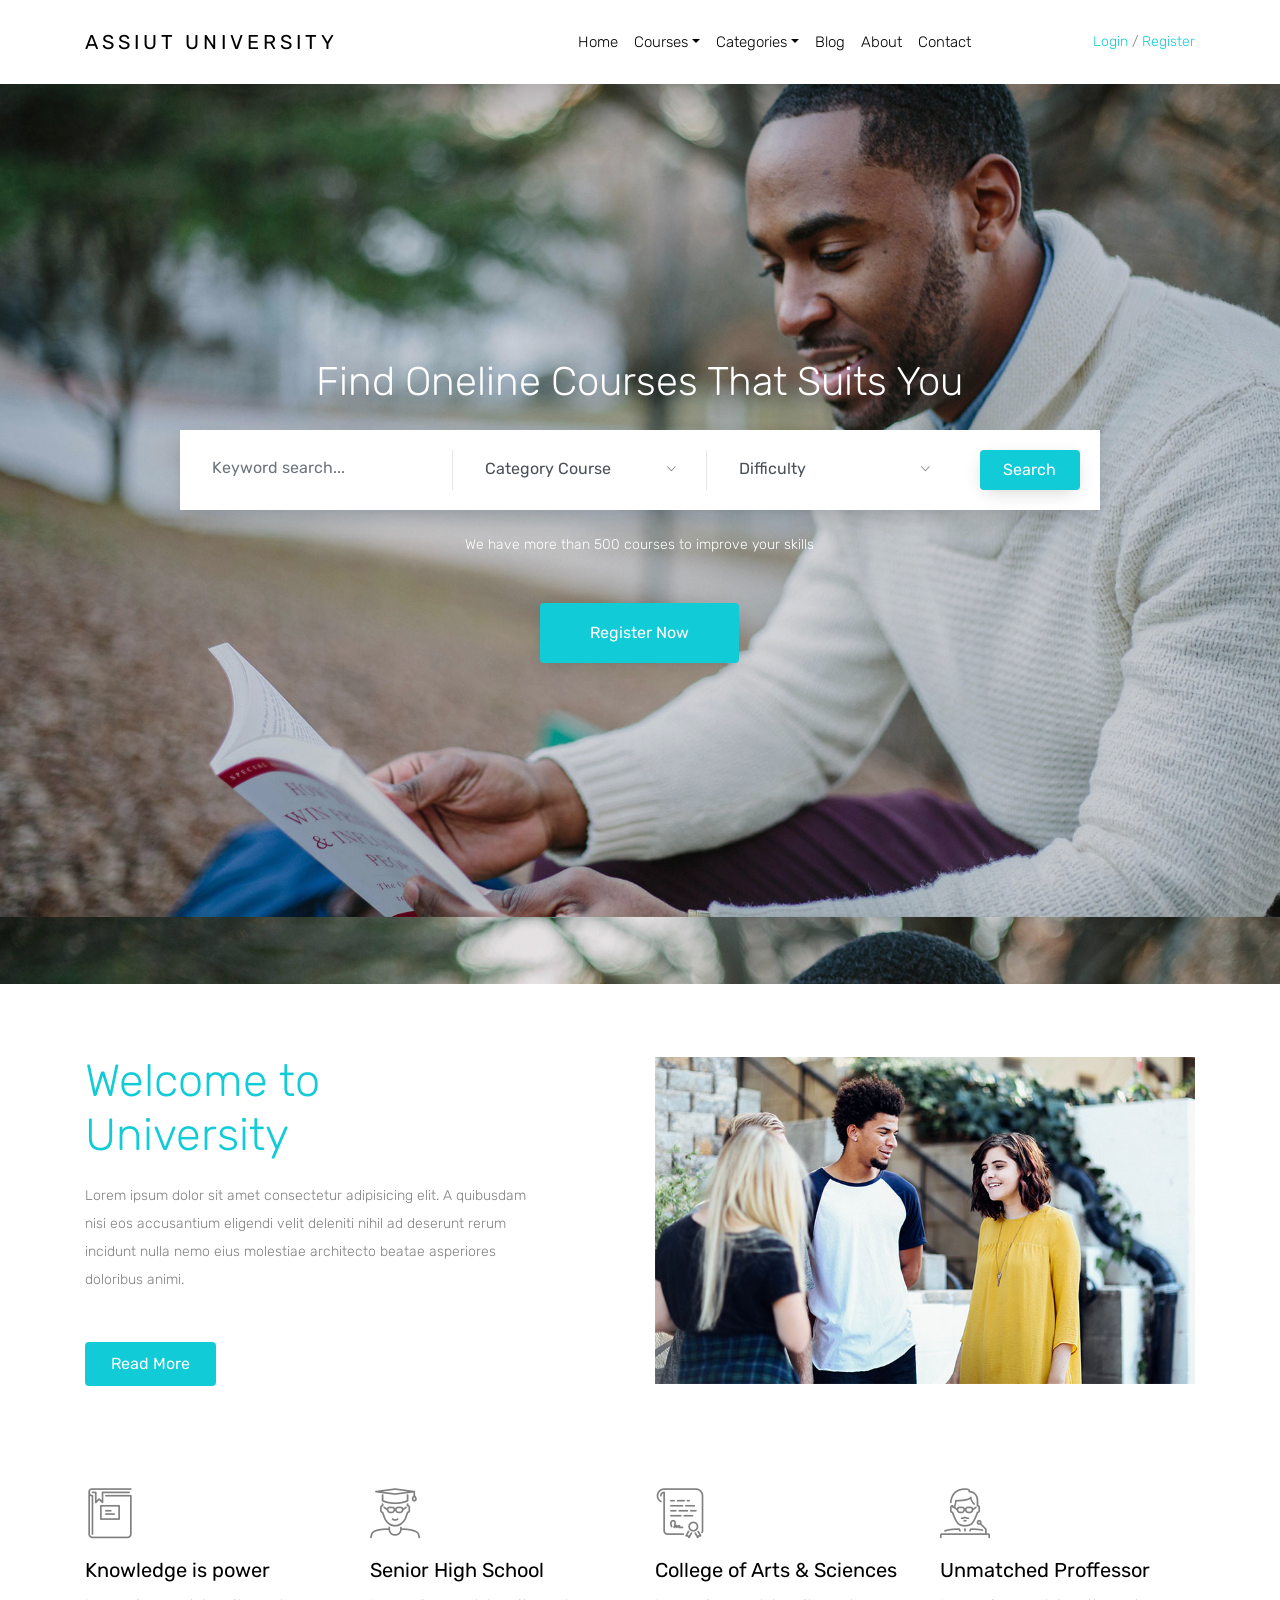
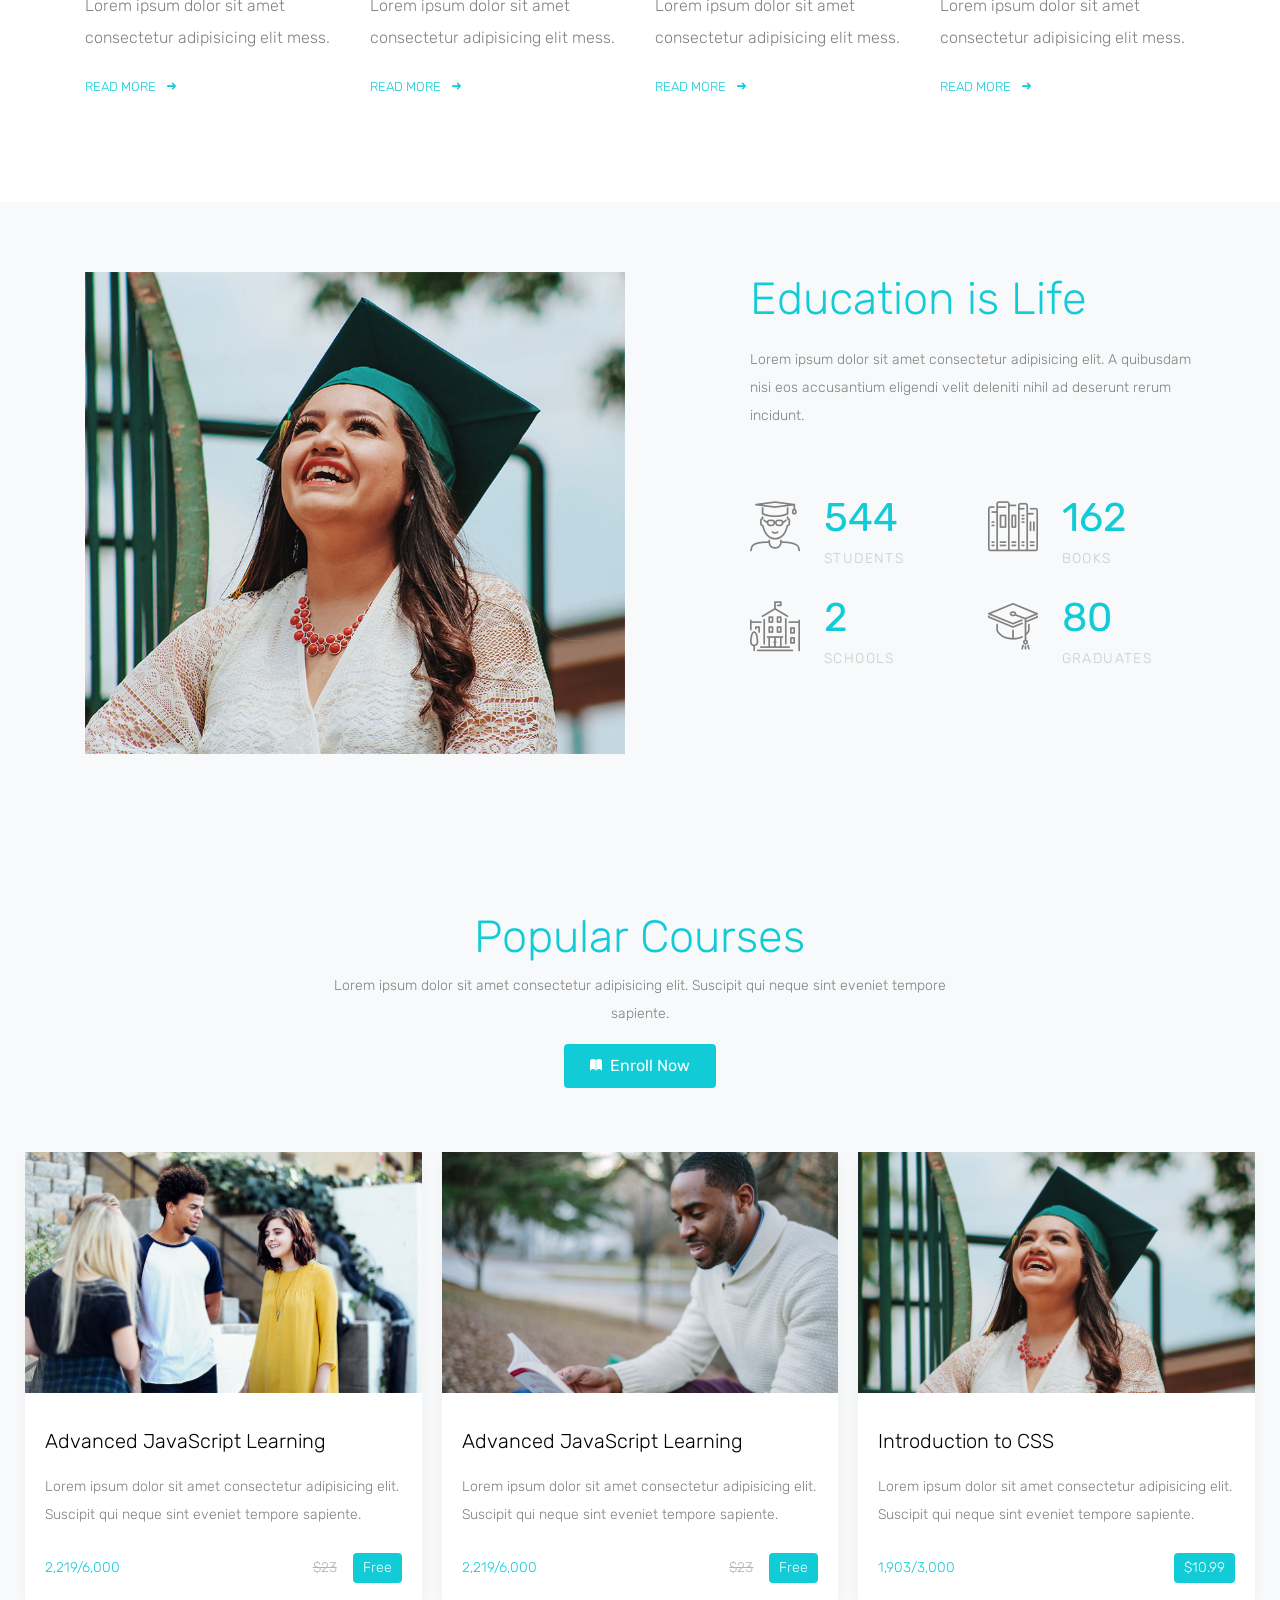
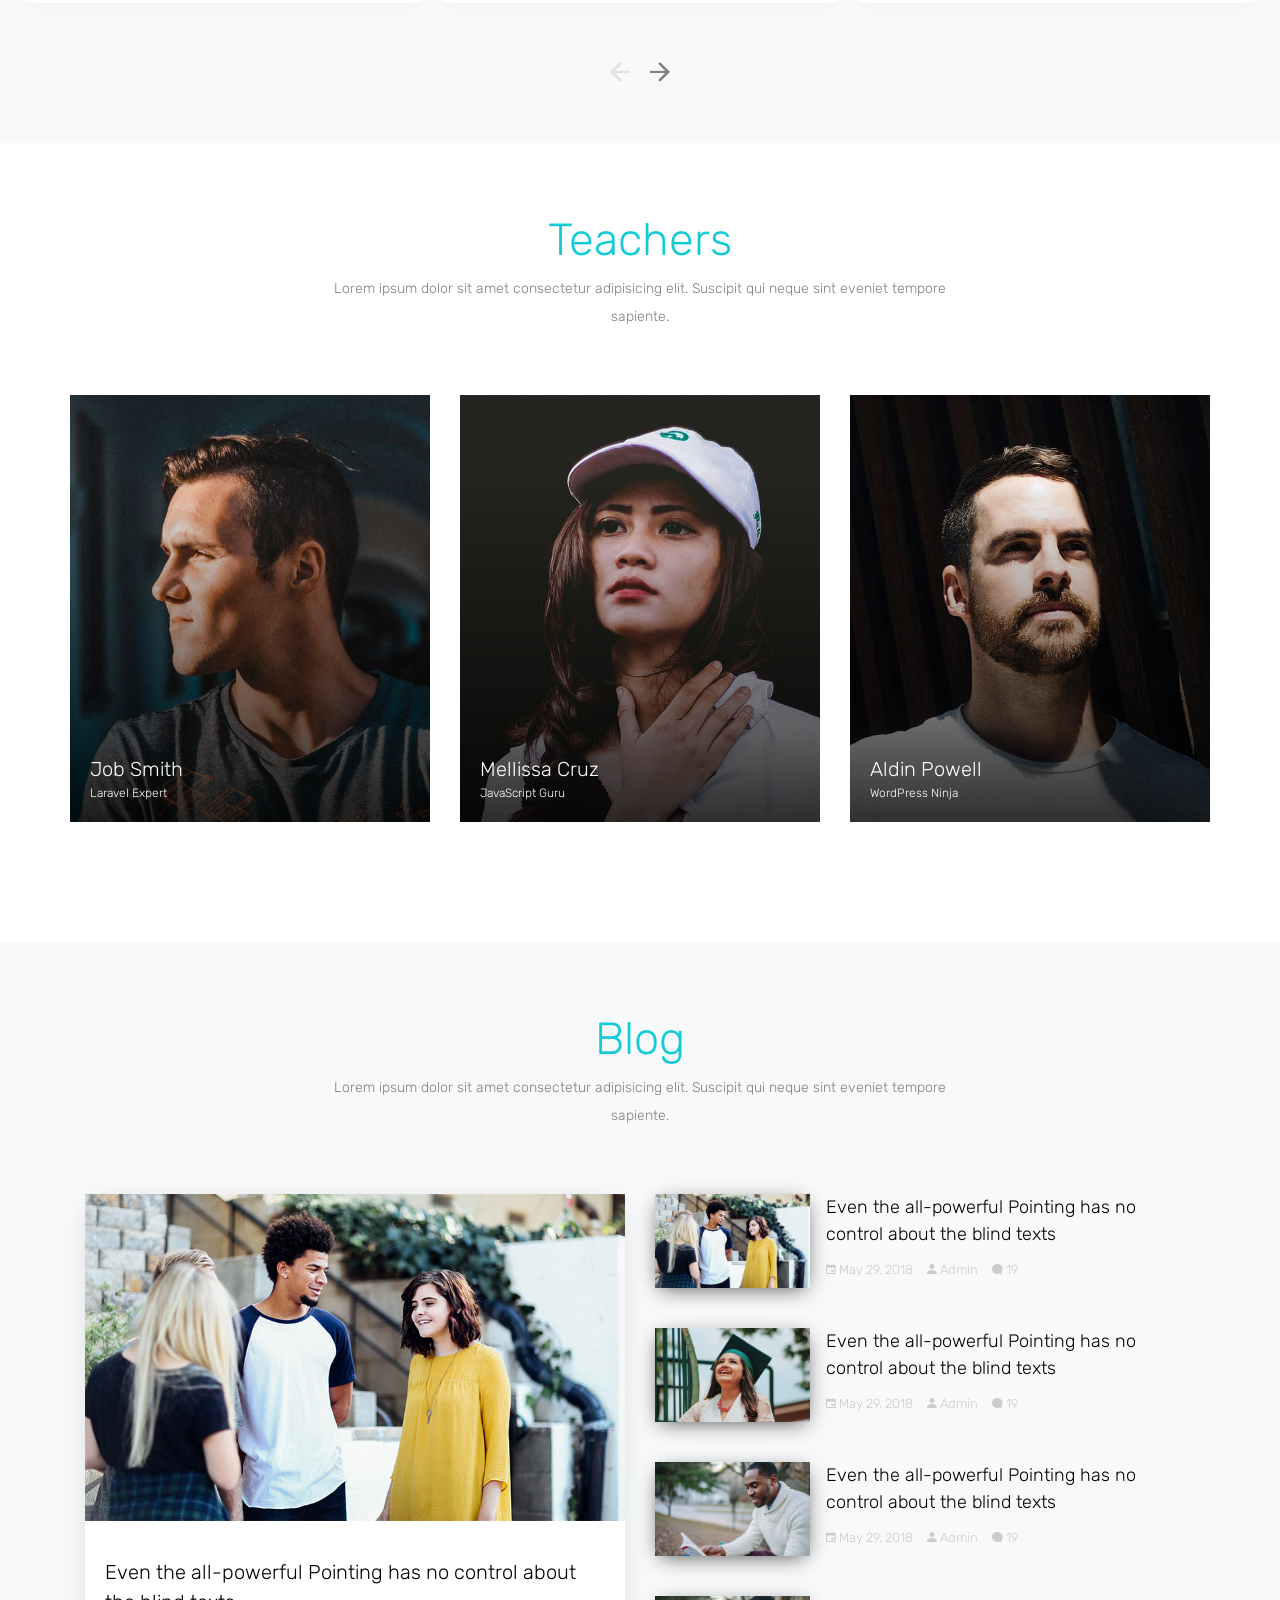
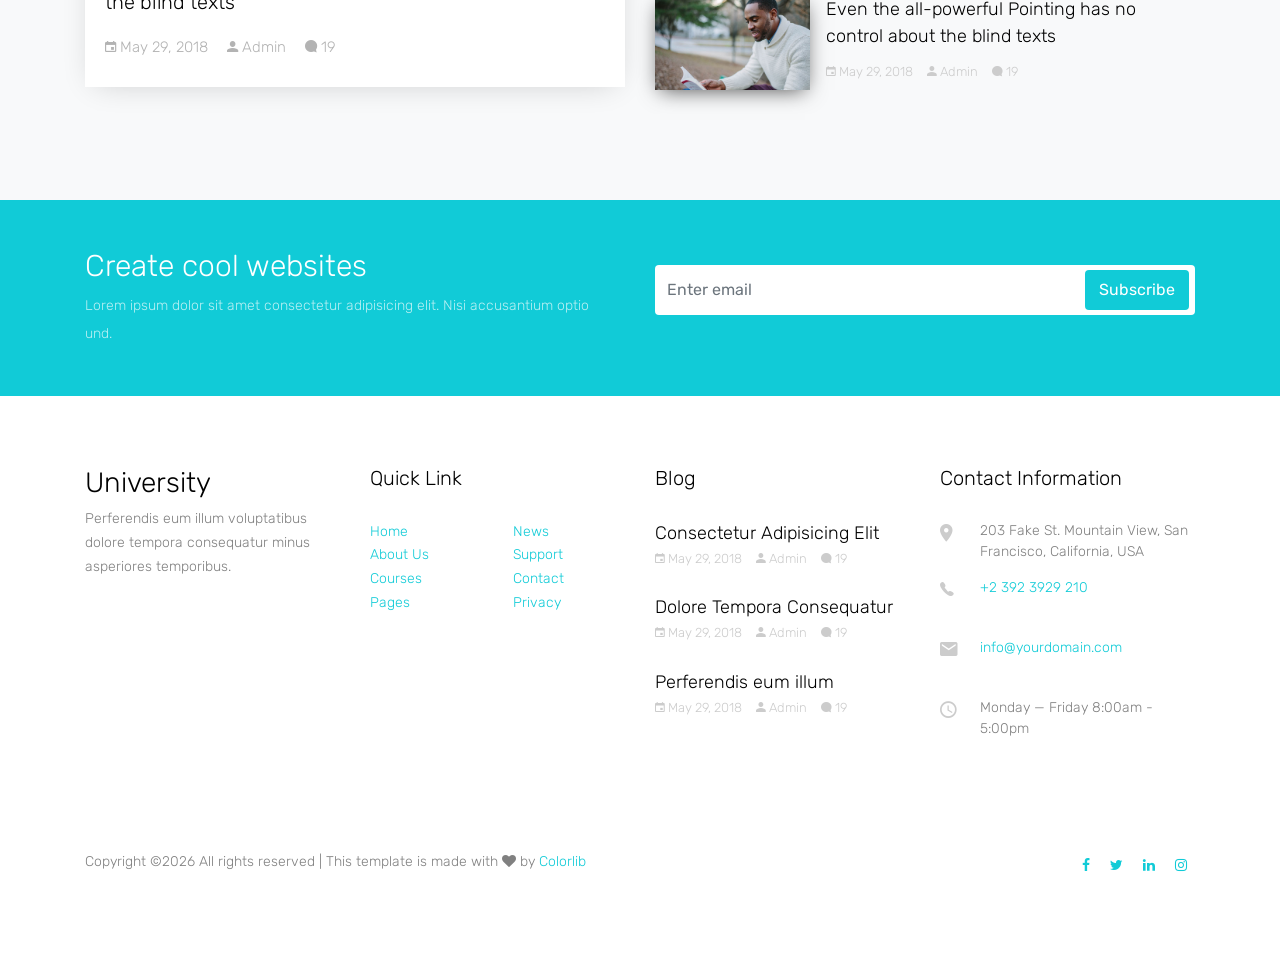
<file: index.html>
<!doctype html>
<html lang="en">
  <head>
    <title>Free Education Template by Colorlib</title>
    <meta charset="utf-8">
    <meta name="viewport" content="width=device-width, initial-scale=1, shrink-to-fit=no">

    <link href="https://fonts.googleapis.com/css?family=Rubik:300,400,500" rel="stylesheet">

    <link rel="stylesheet" href="css/bootstrap.css">
    <link rel="stylesheet" href="css/animate.css">
    <link rel="stylesheet" href="css/owl.carousel.min.css">

    <link rel="stylesheet" href="fonts/ionicons/css/ionicons.min.css">
    <link rel="stylesheet" href="fonts/fontawesome/css/font-awesome.min.css">
    <link rel="stylesheet" href="fonts/flaticon/font/flaticon.css">
    <link rel="stylesheet" href="css/magnific-popup.css">

    <!-- Theme Style -->
    <link rel="stylesheet" href="css/style.css">
  </head>
  <body>
    
    <header role="banner">
     
      <nav class="navbar navbar-expand-lg navbar-light bg-light">
        <div class="container">
          <a class="navbar-brand absolute" href="index.html">Assiut University</a>
          <button class="navbar-toggler" type="button" data-toggle="collapse" data-target="#navbarsExample05" aria-controls="navbarsExample05" aria-expanded="false" aria-label="Toggle navigation">
            <span class="navbar-toggler-icon"></span>
          </button>

          <div class="collapse navbar-collapse navbar-light" id="navbarsExample05">
            <ul class="navbar-nav mx-auto">
              <li class="nav-item">
                <a class="nav-link active" href="index.html">Home</a>
              </li>
              <li class="nav-item dropdown">
                <a class="nav-link dropdown-toggle" href="courses.html" id="dropdown04" data-toggle="dropdown" aria-haspopup="true" aria-expanded="false">Courses</a>
                <div class="dropdown-menu" aria-labelledby="dropdown04">
                  <a class="dropdown-item" href="courses.html">HTML</a>
                  <a class="dropdown-item" href="courses.html">WordPress</a>
                  <a class="dropdown-item" href="courses.html">Laravel</a>
                  <a class="dropdown-item" href="courses.html">JavaScript</a>
                  <a class="dropdown-item" href="courses.html">Python</a>
                </div>

              </li>

              <li class="nav-item dropdown">
                <a class="nav-link dropdown-toggle" href="#" id="dropdown05" data-toggle="dropdown" aria-haspopup="true" aria-expanded="false">Categories</a>
                <div class="dropdown-menu" aria-labelledby="dropdown05">
                  <a class="dropdown-item" href="#">HTML</a>
                  <a class="dropdown-item" href="#">WordPress</a>
                  <a class="dropdown-item" href="#">Laravel</a>
                  <a class="dropdown-item" href="#">JavaScript</a>
                  <a class="dropdown-item" href="#">Python</a>
                </div>

              </li>
              <li class="nav-item">
                <a class="nav-link" href="blog.html">Blog</a>
              </li>
              <li class="nav-item">
                <a class="nav-link" href="about.html">About</a>
              </li>
              <li class="nav-item">
                <a class="nav-link" href="contact.html">Contact</a>
              </li>
            </ul>
            <ul class="navbar-nav absolute-right">
              <li>
                <a href="login.html">Login</a> / <a href="register.html">Register</a>
              </li>
            </ul>
            
          </div>
        </div>
      </nav>
    </header>
    <!-- END header -->

    <section class="site-hero overlay" data-stellar-background-ratio="0.5" style="background-image: url(images/big_image_2.jpg);">
      <div class="container">
        <div class="row align-items-center justify-content-center site-hero-inner">
          <div class="col-md-10">
  
            <div class="mb-5 element-animate">
              <div class="block-17">
                <h2 class="heading text-center mb-4">Find Oneline Courses That Suits You</h2>
                <form action="" method="post" class="d-block d-lg-flex mb-4">
                  <div class="fields d-block d-lg-flex">
                    <div class="textfield-search one-third"><input type="text" class="form-control" placeholder="Keyword search..."></div>
                    <div class="select-wrap one-third">
                      <div class="icon"><span class="ion-ios-arrow-down"></span></div>
                      <select name="" id="" class="form-control">
                        <option value="">Category Course</option>
                        <option value="">Laravel</option>
                        <option value="">PHP</option>
                        <option value="">JavaScript</option>
                        <option value="">Python</option>
                      </select>
                    </div>
                    <div class="select-wrap one-third">
                      <div class="icon"><span class="ion-ios-arrow-down"></span></div>
                      <select name="" id="" class="form-control">
                        <option value="">Difficulty</option>
                        <option value="">Beginner</option>
                        <option value="">Intermediate</option>
                        <option value="">Advance</option>
                      </select>
                    </div>
                  </div>
                  <input type="submit" class="search-submit btn btn-primary" value="Search">  
                </form>
                <p class="text-center mb-5">We have more than 500 courses to improve your skills</p>
                <p class="text-center"><a href="#" class="btn py-3 px-5">Register Now</a></p>
              </div>
            </div>
            
          </div>
        </div>
      </div>
    </section>
    <!-- END section -->

    <section class="site-section element-animate">
      <div class="container">
        <div class="row align-items-center">
          <div class="col-md-6 order-md-2">
            <div class="block-16">
              <figure>
                <img src="images/img_1.jpg" alt="Image placeholder" class="img-fluid">
                <!--<a href="https://www.youtube.com/watch?v=pBFQdxA-apI" class="play-button popup-vimeo"><span class="ion-ios-play"></span></a>

                 <a href="https://vimeo.com/45830194" class="button popup-vimeo" data-aos="fade-right" data-aos-delay="700"><span class="ion-ios-play"></span></a> -->

              </figure>
            </div>
          </div>
          <div class="col-md-6 order-md-1">

            <div class="block-15">
              <div class="heading">
                <h2>Welcome to University</h2>
              </div>
              <div class="text mb-5">
              <p>Lorem ipsum dolor sit amet consectetur adipisicing elit. A quibusdam nisi eos accusantium eligendi velit deleniti nihil ad deserunt rerum incidunt nulla nemo eius molestiae architecto beatae asperiores doloribus animi.</p>
              </div>
              <p><a href="#" class="btn btn-primary reverse py-2 px-4">Read More</a></p>
              
            </div>

          </div>
          
        </div>

      </div>
    </section>
    <!-- END section -->

    <section class="site-section pt-3 element-animate">
      <div class="container">
        <div class="row">
          <div class="col-md-6 col-lg-3">
            <div class="media block-6 d-block">
              <div class="icon mb-3"><span class="flaticon-book"></span></div>
              <div class="media-body">
                <h3 class="heading">Knowledge is power</h3>
                <p>Lorem ipsum dolor sit amet consectetur adipisicing elit mess.</p>
                <p><a href="#" class="more">Read More <span class="ion-arrow-right-c"></span></a></p>
              </div>
            </div> 
          </div>
          <div class="col-md-6 col-lg-3">
            <div class="media block-6 d-block">
              <div class="icon mb-3"><span class="flaticon-student"></span></div>
              <div class="media-body">
                <h3 class="heading">Senior High School</h3>
                <p>Lorem ipsum dolor sit amet consectetur adipisicing elit mess.</p>
                <p><a href="#" class="more">Read More <span class="ion-arrow-right-c"></span></a></p>
              </div>
            </div> 
          </div>
          
          <div class="col-md-6 col-lg-3">
            <div class="media block-6 d-block">
              <div class="icon mb-3"><span class="flaticon-diploma"></span></div>
              <div class="media-body">
                <h3 class="heading">College of Arts &amp; Sciences</h3>
                <p>Lorem ipsum dolor sit amet consectetur adipisicing elit mess.</p>
                <p><a href="#" class="more">Read More <span class="ion-arrow-right-c"></span></a></p>
              </div>
            </div> 
          </div>
          <div class="col-md-6 col-lg-3">
            <div class="media block-6 d-block">
              <div class="icon mb-3"><span class="flaticon-professor"></span></div>
              <div class="media-body">
                <h3 class="heading">Unmatched Proffessor</h3>
                <p>Lorem ipsum dolor sit amet consectetur adipisicing elit mess.</p>
                <p><a href="#" class="more">Read More <span class="ion-arrow-right-c"></span></a></p>
              </div>
            </div> 
          </div>
        </div>
      </div>
    </section>
    <!-- END section -->

    <section class="site-section bg-light element-animate" id="section-counter">
      <div class="container">
        <div class="row">
          <div class="col-lg-6">
            <figure><img src="images/img_2_b.jpg" alt="Image placeholder" class="img-fluid"></figure>
          </div>
          <div class="col-lg-5 ml-auto">
            <div class="block-15">
              <div class="heading">
                <h2>Education is Life</h2>
              </div>
              <div class="text mb-5">
                <p>Lorem ipsum dolor sit amet consectetur adipisicing elit. A quibusdam nisi eos accusantium eligendi velit deleniti nihil ad deserunt rerum incidunt.</p>
              </div>
            </div>

            <div class="row">
              <div class="col-md-6">
                <div class="block-18 d-flex align-items-center">
                  <div class="icon mr-4">
                    <span class="flaticon-student"></span>
                  </div>
                  <div class="text">
                    <strong class="number" data-number="12921">0</strong>
                    <span>Students</span>
                  </div>
                </div>

                <div class="block-18 d-flex align-items-center">
                  <div class="icon mr-4">
                    <span class="flaticon-university"></span>
                  </div>
                  <div class="text">
                    <strong class="number" data-number="51">0</strong>
                    <span>Schools</span>
                  </div>
                </div>

              </div>
              <div class="col-md-6">
                <div class="block-18 d-flex align-items-center">
                  <div class="icon mr-4">
                    <span class="flaticon-books"></span>
                  </div>
                  <div class="text">
                    <strong class="number" data-number="3902">0</strong>
                    <span>Books</span>
                  </div>
                </div>

                <div class="block-18 d-flex align-items-center">
                  <div class="icon mr-4">
                    <span class="flaticon-mortarboard"></span>
                  </div>
                  <div class="text">
                    <strong class="number" data-number="1921">0</strong>
                    <span>Graduates</span>
                  </div>
                </div>
                
              </div>
            </div>

          </div>
        </div>
      </div>
    </section>
    <!-- END section -->

    <div class="site-section bg-light">
      <div class="container">
        <div class="row justify-content-center mb-5 element-animate">
          <div class="col-md-7 text-center section-heading">
            <h2 class="text-primary heading">Popular Courses</h2>
            <p>Lorem ipsum dolor sit amet consectetur adipisicing elit. Suscipit qui neque sint eveniet tempore sapiente.</p>
            <p><a href="#" class="btn btn-primary py-2 px-4"><span class="ion-ios-book mr-2"></span>Enroll Now</a></p>
          </div>
        </div>
      </div>
      <div class="container-fluid block-11 element-animate">
        <div class="nonloop-block-11 owl-carousel">
          <div class="item">
            <div class="block-19">
                <figure>
                  <img src="images/img_1.jpg" alt="Image" class="img-fluid">
                </figure>
                <div class="text">
                  <h2 class="heading"><a href="#">Advanced JavaScript Learning</a></h2>
                  <p class="mb-4">Lorem ipsum dolor sit amet consectetur adipisicing elit. Suscipit qui neque sint eveniet tempore sapiente.</p>
                  <div class="meta d-flex align-items-center">
                    <div class="number">
                      <span>2,219/6,000</span>
                    </div>
                    <div class="price text-right"><del class="mr-3">$23</del><span>Free</span></div>
                  </div>
                </div>
              </div>
          </div>

          <div class="item">
            <div class="block-19">
                <figure>
                  <img src="images/img_3.jpg" alt="Image" class="img-fluid">
                </figure>
                <div class="text">
                  <h2 class="heading"><a href="#">Advanced JavaScript Learning</a></h2>
                  <p class="mb-4">Lorem ipsum dolor sit amet consectetur adipisicing elit. Suscipit qui neque sint eveniet tempore sapiente.</p>
                  <div class="meta d-flex align-items-center">
                    <div class="number">
                      <span>2,219/6,000</span>
                    </div>
                    <div class="price text-right"><del class="mr-3">$23</del><span>Free</span></div>
                  </div>
                </div>
              </div>
          </div>

          <div class="item">
            <div class="block-19">
              <figure>
                <img src="images/img_2.jpg" alt="Image" class="img-fluid">
              </figure>
              <div class="text">
                <h2 class="heading"><a href="#">Introduction to CSS</a></h2>
                <p class="mb-4">Lorem ipsum dolor sit amet consectetur adipisicing elit. Suscipit qui neque sint eveniet tempore sapiente.</p>
                <div class="meta d-flex align-items-center">
                  <div class="number">
                    <span>1,903/3,000</span>
                  </div>
                  <div class="price text-right"><span>$10.99</span></div>
                </div>
              </div>
            </div>
          </div>

          <div class="item">
            <div class="block-19">
              <figure>
                <img src="images/img_1.jpg" alt="Image" class="img-fluid">
              </figure>
              <div class="text">
                <h2 class="heading"><a href="#">Design &amp; Develop</a></h2>
                <p class="mb-4">Lorem ipsum dolor sit amet consectetur adipisicing elit. Suscipit qui neque sint eveniet tempore sapiente.</p>
                <div class="meta d-flex align-items-center">
                  <div class="number">
                    <span>23/100</span>
                  </div>
                  <div class="price text-right"><del class="mr-3">$23</del><span>Free</span></div>
                </div>
              </div>
            </div>
          </div>

          <div class="item">
            <div class="block-19">
                <figure>
                  <img src="images/img_1.jpg" alt="Image" class="img-fluid">
                </figure>
                <div class="text">
                  <h2 class="heading"><a href="#">Advanced JavaScript Learning</a></h2>
                  <p class="mb-4">Lorem ipsum dolor sit amet consectetur adipisicing elit. Suscipit qui neque sint eveniet tempore sapiente.</p>
                  <div class="meta d-flex align-items-center">
                    <div class="number">
                      <span>2,219/6,000</span>
                    </div>
                    <div class="price text-right"><del class="mr-3">$23</del><span>Free</span></div>
                  </div>
                </div>
              </div>
          </div>

          <div class="item">
            <div class="block-19">
                <figure>
                  <img src="images/img_3.jpg" alt="Image" class="img-fluid">
                </figure>
                <div class="text">
                  <h2 class="heading"><a href="#">Advanced JavaScript Learning</a></h2>
                  <p class="mb-4">Lorem ipsum dolor sit amet consectetur adipisicing elit. Suscipit qui neque sint eveniet tempore sapiente.</p>
                  <div class="meta d-flex align-items-center">
                    <div class="number">
                      <span>2,219/6,000</span>
                    </div>
                    <div class="price text-right"><del class="mr-3">$23</del><span>Free</span></div>
                  </div>
                </div>
              </div>
          </div>

          <div class="item">
            <div class="block-19">
              <figure>
                <img src="images/img_2.jpg" alt="Image" class="img-fluid">
              </figure>
              <div class="text">
                <h2 class="heading"><a href="#">Introduction to CSS</a></h2>
                <p class="mb-4">Lorem ipsum dolor sit amet consectetur adipisicing elit. Suscipit qui neque sint eveniet tempore sapiente.</p>
                <div class="meta d-flex align-items-center">
                  <div class="number">
                    <span>1,903/3,000</span>
                  </div>
                  <div class="price text-right"><span>$10.99</span></div>
                </div>
              </div>
            </div>
          </div>

          <div class="item">
            <div class="block-19">
              <figure>
                <img src="images/img_1.jpg" alt="Image" class="img-fluid">
              </figure>
              <div class="text">
                <h2 class="heading"><a href="#">Design &amp; Develop</a></h2>
                <p class="mb-4">Lorem ipsum dolor sit amet consectetur adipisicing elit. Suscipit qui neque sint eveniet tempore sapiente.</p>
                <div class="meta d-flex align-items-center">
                  <div class="number">
                    <span>23/100</span>
                  </div>
                  <div class="price text-right"><del class="mr-3">$23</del><span>Free</span></div>
                </div>
              </div>
            </div>
          </div>
          
        </div>
      </div>

      
    </div>
    <!-- END section -->


    <div class="container site-section element-animate">
      <div class="row justify-content-center mb-5">
          <div class="col-md-7 text-center section-heading">
            <h2 class="text-primary heading">Teachers</h2>
            <p>Lorem ipsum dolor sit amet consectetur adipisicing elit. Suscipit qui neque sint eveniet tempore sapiente.</p>
          </div>
        </div>
      <div class="row">
        <div class="col-md-6 col-lg-4">
          <div class="block-2">
            <div class="flipper">
              <div class="front" style="background-image: url(../images/person_3.jpg);">
                <div class="box">
                  <h2>Job Smith</h2>
                  <p>Laravel Expert</p>
                </div>
              </div>
              <div class="back">
                <!-- back content -->
                <blockquote>
                  <p>&ldquo;Even the all-powerful Pointing has no control about the blind texts it is an almost unorthographic life One day however a small line of blind text by the name of Lorem Ipsum decided to leave for the far World of Grammar.&rdquo;</p>
                </blockquote>
                <div class="author d-flex">
                  <div class="image mr-3 align-self-center">
                    <img src="images/person_3.jpg" alt="">
                  </div>
                  <div class="name align-self-center">Job Smith <span class="position">Laravel Expert</span></div>
                </div>
              </div>
            </div>
          </div> <!-- .flip-container -->
        </div>

        <div class="col-md-6 col-lg-4">
          <div class="block-2 ">
            <div class="flipper">
              <div class="front" style="background-image: url(../images/person_1.jpg);">
                <div class="box">
                  <h2>Mellissa Cruz</h2>
                  <p>JavaScript Guru</p>
                </div>
              </div>
              <div class="back">
                <!-- back content -->
                <blockquote>
                  <p>&ldquo;Even the all-powerful Pointing has no control about the blind texts it is an almost unorthographic life One day however a small line of blind text by the name of Lorem Ipsum decided to leave for the far World of Grammar.&rdquo;</p>
                </blockquote>
                <div class="author d-flex">
                  <div class="image mr-3 align-self-center">
                    <img src="images/person_1.jpg" alt="">
                  </div>
                  <div class="name align-self-center">Mellissa Cruz <span class="position">JavaScript Guru</span></div>
                </div>
              </div>
            </div>
          </div> <!-- .flip-container -->
        </div>

        <div class="col-md-6 col-lg-4">
          <div class="block-2">
            <div class="flipper">
              <div class="front" style="background-image: url(../images/person_2.jpg);">
                <div class="box">
                  <h2>Aldin Powell</h2>
                  <p>WordPress Ninja</p>
                </div>
              </div>
              <div class="back">
                <!-- back content -->
                <blockquote>
                  <p>&ldquo;Even the all-powerful Pointing has no control about the blind texts it is an almost unorthographic life One day however a small line of blind text by the name of Lorem Ipsum decided to leave for the far World of Grammar.&rdquo;</p>
                </blockquote>
                <div class="author d-flex">
                  <div class="image mr-3 align-self-center">
                    <img src="images/person_2.jpg" alt="">
                  </div>
                  <div class="name align-self-center">Aldin Powell <span class="position">WordPress Ninja</span></div>
                </div>
              </div>
            </div>
          </div> <!-- .flip-container -->
        </div>
      </div>
    </div>
    <!-- END .block-2 -->


    <div class="site-section bg-light">
      <div class="container">
        <div class="row justify-content-center mb-5 element-animate">
          <div class="col-md-7 text-center section-heading">
            <h2 class="text-primary heading">Blog</h2>
            <p>Lorem ipsum dolor sit amet consectetur adipisicing elit. Suscipit qui neque sint eveniet tempore sapiente.</p>
          </div>
        </div>
        <div class="row element-animate">
          
          <div class="col-md-12 mb-5 mb-lg-0 col-lg-6">

            <div class="block-20 ">
              <figure>
                <a href="#"><img src="images/img_1.jpg" alt="" class="img-fluid"></a>
              </figure>
              <div class="text">
                <h3 class="heading"><a href="#">Even the all-powerful Pointing has no control about the blind texts</a></h3>
                <div class="meta">
                  <div><a href="#"><span class="ion-android-calendar"></span> May 29, 2018</a></div>
                  <div><a href="#"><span class="ion-android-person"></span> Admin</a></div>
                  <div><a href="#"><span class="ion-chatbubble"></span> 19</a></div>
                </div>
              </div>
            </div>

          </div>
          <div class="col-md-12 col-lg-6">
            
            <div class="block-21 d-flex mb-4">
              <figure class="mr-3">
                <a href="#"><img src="images/img_1.jpg" alt="" class="img-fluid"></a>
              </figure>
              <div class="text">
                <h3 class="heading"><a href="#">Even the all-powerful Pointing has no control about the blind texts</a></h3>
                <div class="meta">
                  <div><a href="#"><span class="ion-android-calendar"></span> May 29, 2018</a></div>
                  <div><a href="#"><span class="ion-android-person"></span> Admin</a></div>
                  <div><a href="#"><span class="ion-chatbubble"></span> 19</a></div>
                </div>
              </div>
            </div>  

            <div class="block-21 d-flex mb-4">
              <figure class="mr-3">
                <a href="#"><img src="images/img_2.jpg" alt="" class="img-fluid"></a>
              </figure>
              <div class="text">
                <h3 class="heading"><a href="#">Even the all-powerful Pointing has no control about the blind texts</a></h3>
                <div class="meta">
                  <div><a href="#"><span class="ion-android-calendar"></span> May 29, 2018</a></div>
                  <div><a href="#"><span class="ion-android-person"></span> Admin</a></div>
                  <div><a href="#"><span class="ion-chatbubble"></span> 19</a></div>
                </div>
              </div>
            </div>  

            <div class="block-21 d-flex mb-4">
              <figure class="mr-3">
                <a href="#"><img src="images/img_3.jpg" alt="" class="img-fluid"></a>
              </figure>
              <div class="text">
                <h3 class="heading"><a href="#">Even the all-powerful Pointing has no control about the blind texts</a></h3>
                <div class="meta">
                  <div><a href="#"><span class="ion-android-calendar"></span> May 29, 2018</a></div>
                  <div><a href="#"><span class="ion-android-person"></span> Admin</a></div>
                  <div><a href="#"><span class="ion-chatbubble"></span> 19</a></div>
                </div>
              </div>
            </div>  

            <div class="block-21 d-flex mb-4">
              <figure class="mr-3">
                <a href="#"><img src="images/img_3.jpg" alt="" class="img-fluid"></a>
              </figure>
              <div class="text">
                <h3 class="heading"><a href="#">Even the all-powerful Pointing has no control about the blind texts</a></h3>
                <div class="meta">
                  <div><a href="#"><span class="ion-android-calendar"></span> May 29, 2018</a></div>
                  <div><a href="#"><span class="ion-android-person"></span> Admin</a></div>
                  <div><a href="#"><span class="ion-chatbubble"></span> 19</a></div>
                </div>
              </div>
            </div>  

          </div>
        </div>
      </div>
    </div>

    <div class="py-5 block-22">
      <div class="container">
        <div class="row align-items-center">
          <div class="col-md-6 mb-4 mb-md-0 pr-md-5">
            <h2 class="heading">Create cool websites</h2>
            <p>Lorem ipsum dolor sit amet consectetur adipisicing elit. Nisi accusantium optio und.</p>
          </div>
          <div class="col-md-6">
            <form action="#" class="subscribe">
              <div class="form-group">
                <input type="email" class="form-control email" placeholder="Enter email">
                <input type="submit" class="btn btn-primary submit" value="Subscribe">
              </div>
            </form>
          </div>
        </div>
      </div>
    </div>
  
    <footer class="site-footer">
      <div class="container">
        <div class="row mb-5">
          <div class="col-md-6 col-lg-3 mb-5 mb-lg-0">
            <h3>University</h3>
            <p>Perferendis eum illum voluptatibus dolore tempora consequatur minus asperiores temporibus.</p>
          </div>
          <div class="col-md-6 col-lg-3 mb-5 mb-lg-0">
            <h3 class="heading">Quick Link</h3>
            <div class="row">
              <div class="col-md-6">
                <ul class="list-unstyled">
                  <li><a href="#">Home</a></li>
                  <li><a href="#">About Us</a></li>
                  <li><a href="#">Courses</a></li>
                  <li><a href="#">Pages</a></li>
                </ul>
              </div>
              <div class="col-md-6">
                <ul class="list-unstyled">
                  <li><a href="#">News</a></li>
                  <li><a href="#">Support</a></li>
                  <li><a href="#">Contact</a></li>
                  <li><a href="#">Privacy</a></li>
                </ul>
              </div>
            </div>
          </div>
          <div class="col-md-6 col-lg-3 mb-5 mb-lg-0">
            <h3 class="heading">Blog</h3>
            <div class="block-21 d-flex mb-4">
              <div class="text">
                <h3 class="heading mb-0"><a href="#">Consectetur Adipisicing Elit</a></h3>
                <div class="meta">
                  <div><a href="#"><span class="ion-android-calendar"></span> May 29, 2018</a></div>
                  <div><a href="#"><span class="ion-android-person"></span> Admin</a></div>
                  <div><a href="#"><span class="ion-chatbubble"></span> 19</a></div>
                </div>
              </div>
            </div>  
            <div class="block-21 d-flex mb-4">
              <div class="text">
                <h3 class="heading mb-0"><a href="#">Dolore Tempora Consequatur</a></h3>
                <div class="meta">
                  <div><a href="#"><span class="ion-android-calendar"></span> May 29, 2018</a></div>
                  <div><a href="#"><span class="ion-android-person"></span> Admin</a></div>
                  <div><a href="#"><span class="ion-chatbubble"></span> 19</a></div>
                </div>
              </div>
            </div>  
            <div class="block-21 d-flex mb-4">
              <div class="text">
                <h3 class="heading mb-0"><a href="#">Perferendis eum illum</a></h3>
                <div class="meta">
                  <div><a href="#"><span class="ion-android-calendar"></span> May 29, 2018</a></div>
                  <div><a href="#"><span class="ion-android-person"></span> Admin</a></div>
                  <div><a href="#"><span class="ion-chatbubble"></span> 19</a></div>
                </div>
              </div>
            </div>  
          </div>
          <div class="col-md-6 col-lg-3 mb-5 mb-lg-0">
            <h3 class="heading">Contact Information</h3>
            <div class="block-23">
              <ul>
                <li><span class="icon ion-android-pin"></span><span class="text">203 Fake St. Mountain View, San Francisco, California, USA</span></li>
                <li><a href="#"><span class="icon ion-ios-telephone"></span><span class="text">+2 392 3929 210</span></a></li>
                <li><a href="#"><span class="icon ion-android-mail"></span><span class="text">info@yourdomain.com</span></a></li>
                <li><span class="icon ion-android-time"></span><span class="text">Monday &mdash; Friday 8:00am - 5:00pm</span></li>
              </ul>
            </div>
          </div>
        </div>
        <div class="row pt-5">
          <div class="col-md-12 text-center copyright">
            
            <p class="float-md-left"><!-- Link back to Colorlib can't be removed. Template is licensed under CC BY 3.0. -->
Copyright &copy;<script>document.write(new Date().getFullYear());</script> All rights reserved | This template is made with <i class="fa fa-heart" aria-hidden="true"></i> by <a href="https://colorlib.com" target="_blank" class="text-primary">Colorlib</a>
<!-- Link back to Colorlib can't be removed. Template is licensed under CC BY 3.0. --></p>
            <p class="float-md-right">
              <a href="#" class="fa fa-facebook p-2"></a>
              <a href="#" class="fa fa-twitter p-2"></a>
              <a href="#" class="fa fa-linkedin p-2"></a>
              <a href="#" class="fa fa-instagram p-2"></a>

            </p>
          </div>
        </div>
      </div>
    </footer>
    <!-- END footer -->
    
    <!-- loader -->
    <div id="loader" class="show fullscreen"><svg class="circular" width="48px" height="48px"><circle class="path-bg" cx="24" cy="24" r="22" fill="none" stroke-width="4" stroke="#eeeeee"/><circle class="path" cx="24" cy="24" r="22" fill="none" stroke-width="4" stroke-miterlimit="10" stroke="#f4b214"/></svg></div>

    <script src="js/jquery-3.2.1.min.js"></script>
    <script src="js/jquery-migrate-3.0.0.js"></script>
    <script src="js/popper.min.js"></script>
    <script src="js/bootstrap.min.js"></script>
    <script src="js/owl.carousel.min.js"></script>
    <script src="js/jquery.waypoints.min.js"></script>
    <script src="js/jquery.stellar.min.js"></script>
    <script src="js/jquery.animateNumber.min.js"></script>
    
    <script src="js/jquery.magnific-popup.min.js"></script>

    <script src="js/main.js"></script>
  </body>
</html>
</file>
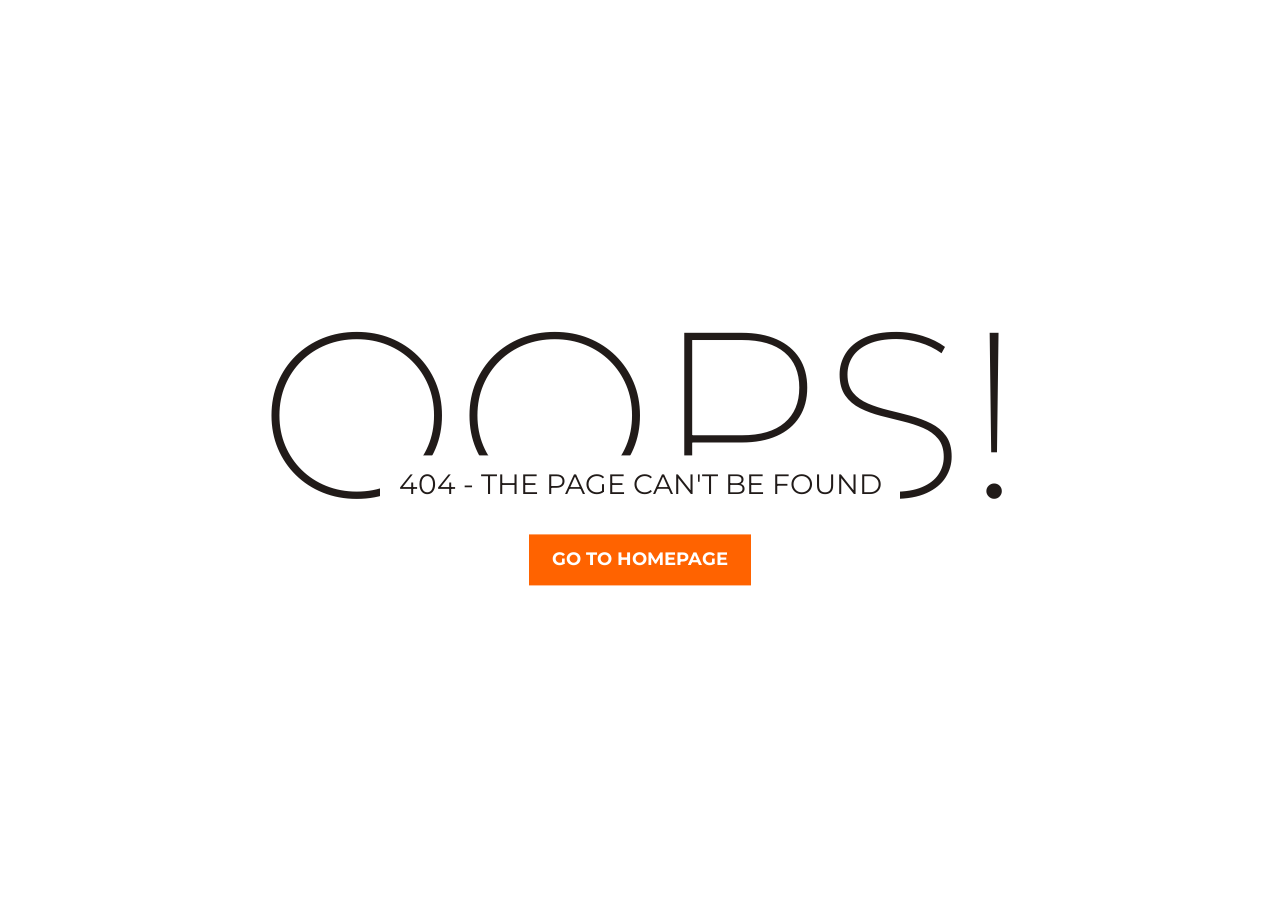
<file: colorlib-error-404-4/index.html>
<!DOCTYPE html>
<html lang="en">

<head>
	<meta charset="utf-8">
	<meta http-equiv="X-UA-Compatible" content="IE=edge">
	<meta name="viewport" content="width=device-width, initial-scale=1">
	<!-- The above 3 meta tags *must* come first in the head; any other head content must come *after* these tags -->

	<title>404 HTML Template by Colorlib</title>

	<!-- Google font -->
	<link href="https://fonts.googleapis.com/css?family=Montserrat:200,400,700" rel="stylesheet">

	<!-- Custom stlylesheet -->
	<link type="text/css" rel="stylesheet" href="css/style.css" />

	<!-- HTML5 shim and Respond.js for IE8 support of HTML5 elements and media queries -->
	<!-- WARNING: Respond.js doesn't work if you view the page via file:// -->
	<!--[if lt IE 9]>
		  <script src="https://oss.maxcdn.com/html5shiv/3.7.3/html5shiv.min.js"></script>
		  <script src="https://oss.maxcdn.com/respond/1.4.2/respond.min.js"></script>
		<![endif]-->

</head>

<body>

	<div id="notfound">
		<div class="notfound">
			<div class="notfound-404">
				<h1>Oops!</h1>
				<h2>404 - The Page can't be found</h2>
			</div>
			<a href="#">Go TO Homepage</a>
		</div>
	</div>

</body><!-- This templates was made by Colorlib (https://colorlib.com) -->

</html>
</file>
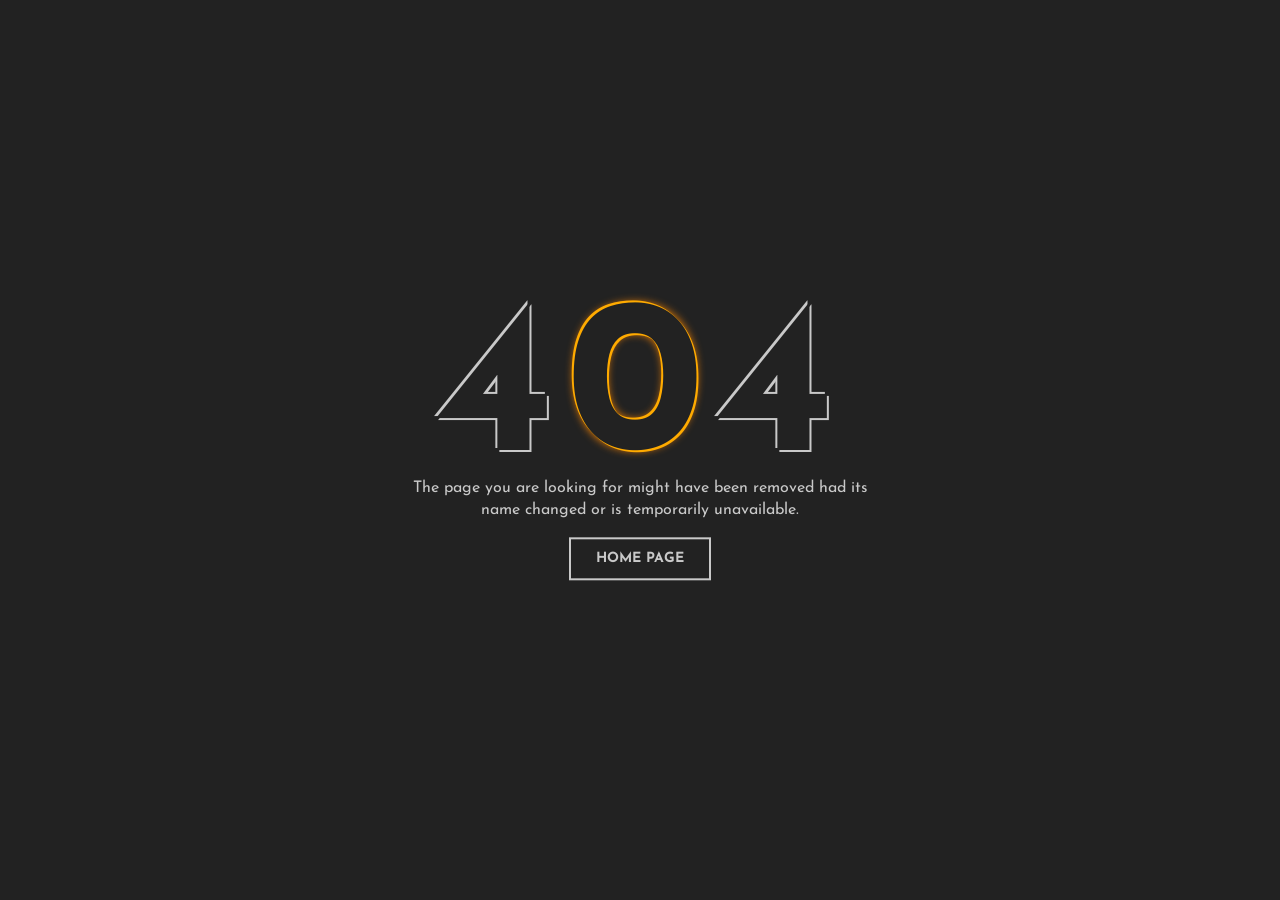
<file: colorlib-error-404-8/index.html>
<!DOCTYPE html>
<html lang="en">

<head>
	<meta charset="utf-8">
	<meta http-equiv="X-UA-Compatible" content="IE=edge">
	<meta name="viewport" content="width=device-width, initial-scale=1">
	<!-- The above 3 meta tags *must* come first in the head; any other head content must come *after* these tags -->

	<title>404 HTML Template by Colorlib</title>

	<!-- Google font -->
	<link href="https://fonts.googleapis.com/css?family=Josefin+Sans:400,700" rel="stylesheet"> 

	<!-- Custom stlylesheet -->
	<link type="text/css" rel="stylesheet" href="css/style.css" />

	<!-- HTML5 shim and Respond.js for IE8 support of HTML5 elements and media queries -->
	<!-- WARNING: Respond.js doesn't work if you view the page via file:// -->
	<!--[if lt IE 9]>
		  <script src="https://oss.maxcdn.com/html5shiv/3.7.3/html5shiv.min.js"></script>
		  <script src="https://oss.maxcdn.com/respond/1.4.2/respond.min.js"></script>
		<![endif]-->

</head>

<body>

	<div id="notfound">
		<div class="notfound">
			<div class="notfound-404">
				<h1>4<span>0</span>4</h1>
			</div>
			<p>The page you are looking for might have been removed had its name changed or is temporarily unavailable.</p>
			<a href="#">home page</a>
		</div>
	</div>

</body><!-- This templates was made by Colorlib (https://colorlib.com) -->

</html>
</file>
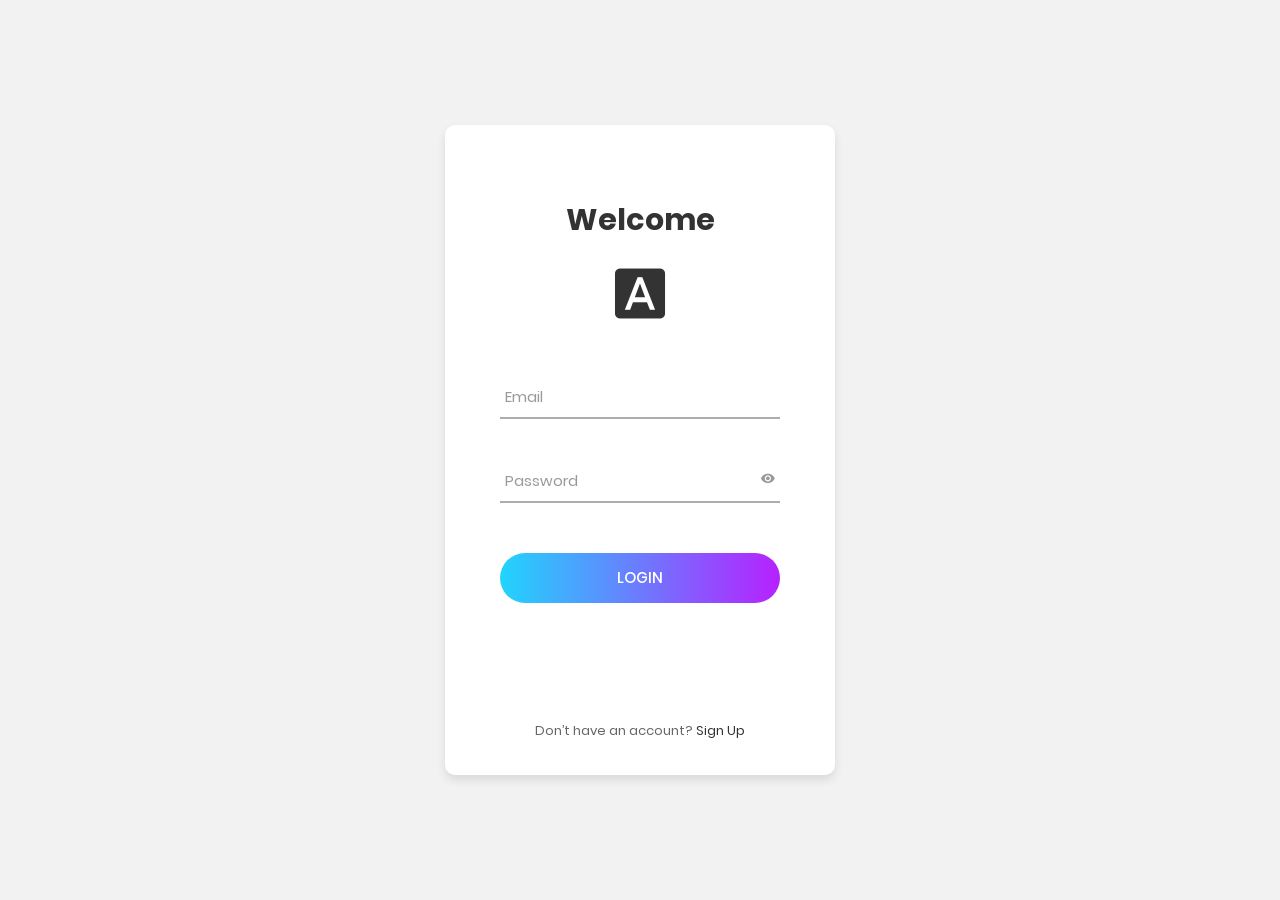
<file: Login_v2/index.html>
<!DOCTYPE html>
<html lang="en">
<head>
	<title>Login V2</title>
	<meta charset="UTF-8">
	<meta name="viewport" content="width=device-width, initial-scale=1">
<!--===============================================================================================-->	
	<link rel="icon" type="image/png" href="images/icons/favicon.ico"/>
<!--===============================================================================================-->
	<link rel="stylesheet" type="text/css" href="vendor/bootstrap/css/bootstrap.min.css">
<!--===============================================================================================-->
	<link rel="stylesheet" type="text/css" href="fonts/font-awesome-4.7.0/css/font-awesome.min.css">
<!--===============================================================================================-->
	<link rel="stylesheet" type="text/css" href="fonts/iconic/css/material-design-iconic-font.min.css">
<!--===============================================================================================-->
	<link rel="stylesheet" type="text/css" href="vendor/animate/animate.css">
<!--===============================================================================================-->	
	<link rel="stylesheet" type="text/css" href="vendor/css-hamburgers/hamburgers.min.css">
<!--===============================================================================================-->
	<link rel="stylesheet" type="text/css" href="vendor/animsition/css/animsition.min.css">
<!--===============================================================================================-->
	<link rel="stylesheet" type="text/css" href="vendor/select2/select2.min.css">
<!--===============================================================================================-->	
	<link rel="stylesheet" type="text/css" href="vendor/daterangepicker/daterangepicker.css">
<!--===============================================================================================-->
	<link rel="stylesheet" type="text/css" href="css/util.css">
	<link rel="stylesheet" type="text/css" href="css/main.css">
<!--===============================================================================================-->
</head>
<body>
	
	<div class="limiter">
		<div class="container-login100">
			<div class="wrap-login100">
				<form class="login100-form validate-form">
					<span class="login100-form-title p-b-26">
						Welcome
					</span>
					<span class="login100-form-title p-b-48">
						<i class="zmdi zmdi-font"></i>
					</span>

					<div class="wrap-input100 validate-input" data-validate = "Valid email is: a@b.c">
						<input class="input100" type="text" name="email">
						<span class="focus-input100" data-placeholder="Email"></span>
					</div>

					<div class="wrap-input100 validate-input" data-validate="Enter password">
						<span class="btn-show-pass">
							<i class="zmdi zmdi-eye"></i>
						</span>
						<input class="input100" type="password" name="pass">
						<span class="focus-input100" data-placeholder="Password"></span>
					</div>

					<div class="container-login100-form-btn">
						<div class="wrap-login100-form-btn">
							<div class="login100-form-bgbtn"></div>
							<button class="login100-form-btn">
								Login
							</button>
						</div>
					</div>

					<div class="text-center p-t-115">
						<span class="txt1">
							Don’t have an account?
						</span>

						<a class="txt2" href="#">
							Sign Up
						</a>
					</div>
				</form>
			</div>
		</div>
	</div>
	

	<div id="dropDownSelect1"></div>
	
<!--===============================================================================================-->
	<script src="vendor/jquery/jquery-3.2.1.min.js"></script>
<!--===============================================================================================-->
	<script src="vendor/animsition/js/animsition.min.js"></script>
<!--===============================================================================================-->
	<script src="vendor/bootstrap/js/popper.js"></script>
	<script src="vendor/bootstrap/js/bootstrap.min.js"></script>
<!--===============================================================================================-->
	<script src="vendor/select2/select2.min.js"></script>
<!--===============================================================================================-->
	<script src="vendor/daterangepicker/moment.min.js"></script>
	<script src="vendor/daterangepicker/daterangepicker.js"></script>
<!--===============================================================================================-->
	<script src="vendor/countdowntime/countdowntime.js"></script>
<!--===============================================================================================-->
	<script src="js/main.js"></script>

</body>
</html>
</file>
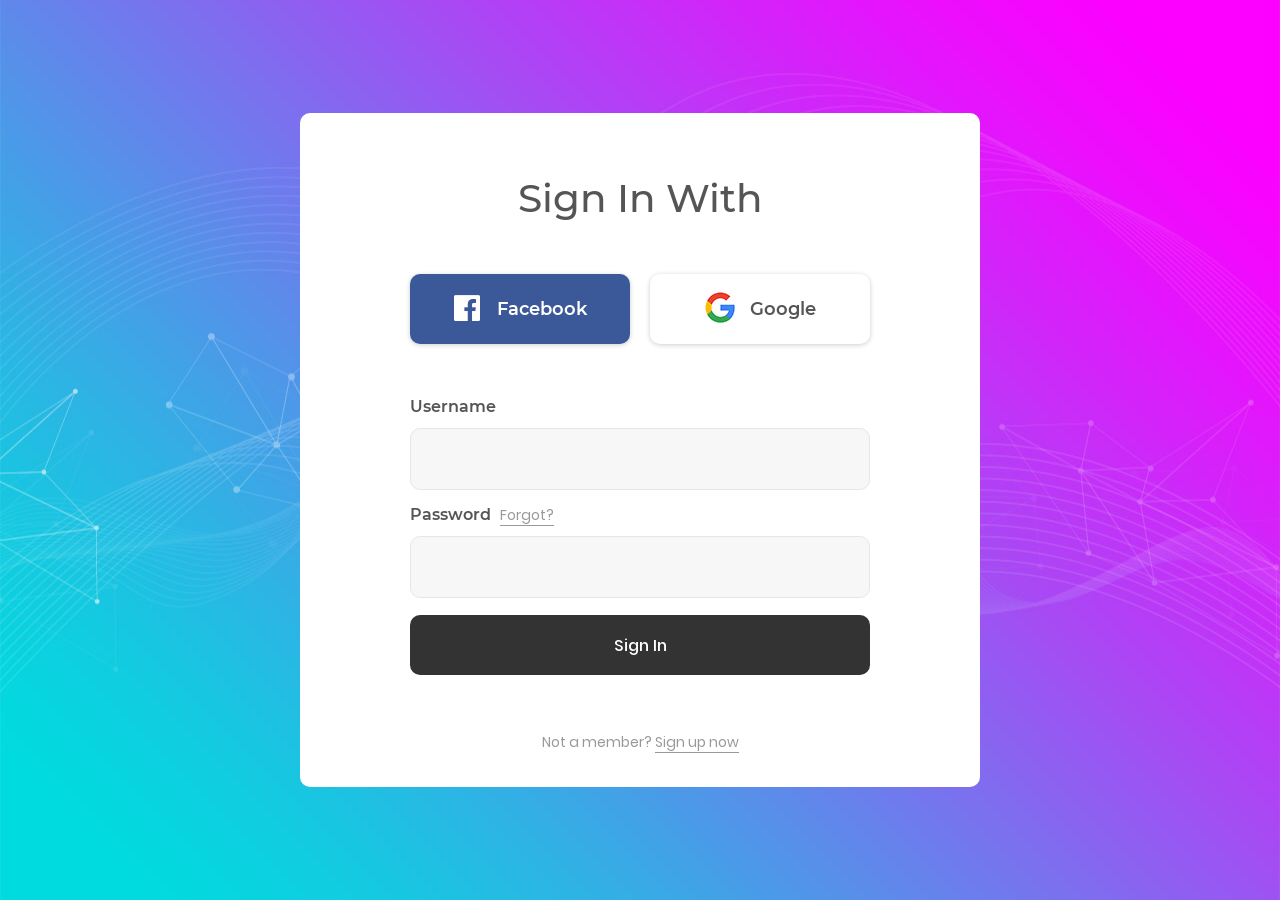
<file: Login_v5/index.html>
<!DOCTYPE html>
<html lang="en">
<head>
	<title>Login V5</title>
	<meta charset="UTF-8">
	<meta name="viewport" content="width=device-width, initial-scale=1">
<!--===============================================================================================-->	
	<link rel="icon" type="image/png" href="images/icons/favicon.ico"/>
<!--===============================================================================================-->
	<link rel="stylesheet" type="text/css" href="vendor/bootstrap/css/bootstrap.min.css">
<!--===============================================================================================-->
	<link rel="stylesheet" type="text/css" href="fonts/font-awesome-4.7.0/css/font-awesome.min.css">
<!--===============================================================================================-->
	<link rel="stylesheet" type="text/css" href="fonts/Linearicons-Free-v1.0.0/icon-font.min.css">
<!--===============================================================================================-->
	<link rel="stylesheet" type="text/css" href="vendor/animate/animate.css">
<!--===============================================================================================-->	
	<link rel="stylesheet" type="text/css" href="vendor/css-hamburgers/hamburgers.min.css">
<!--===============================================================================================-->
	<link rel="stylesheet" type="text/css" href="vendor/animsition/css/animsition.min.css">
<!--===============================================================================================-->
	<link rel="stylesheet" type="text/css" href="vendor/select2/select2.min.css">
<!--===============================================================================================-->	
	<link rel="stylesheet" type="text/css" href="vendor/daterangepicker/daterangepicker.css">
<!--===============================================================================================-->
	<link rel="stylesheet" type="text/css" href="css/util.css">
	<link rel="stylesheet" type="text/css" href="css/main.css">
<!--===============================================================================================-->
</head>
<body>
	
	<div class="limiter">
		<div class="container-login100" style="background-image: url('images/bg-01.jpg');">
			<div class="wrap-login100 p-l-110 p-r-110 p-t-62 p-b-33">
				<form class="login100-form validate-form flex-sb flex-w">
					<span class="login100-form-title p-b-53">
						Sign In With
					</span>

					<a href="#" class="btn-face m-b-20">
						<i class="fa fa-facebook-official"></i>
						Facebook
					</a>

					<a href="#" class="btn-google m-b-20">
						<img src="images/icons/icon-google.png" alt="GOOGLE">
						Google
					</a>
					
					<div class="p-t-31 p-b-9">
						<span class="txt1">
							Username
						</span>
					</div>
					<div class="wrap-input100 validate-input" data-validate = "Username is required">
						<input class="input100" type="text" name="username" >
						<span class="focus-input100"></span>
					</div>
					
					<div class="p-t-13 p-b-9">
						<span class="txt1">
							Password
						</span>

						<a href="#" class="txt2 bo1 m-l-5">
							Forgot?
						</a>
					</div>
					<div class="wrap-input100 validate-input" data-validate = "Password is required">
						<input class="input100" type="password" name="pass" >
						<span class="focus-input100"></span>
					</div>

					<div class="container-login100-form-btn m-t-17">
						<button class="login100-form-btn">
							Sign In
						</button>
					</div>

					<div class="w-full text-center p-t-55">
						<span class="txt2">
							Not a member?
						</span>

						<a href="#" class="txt2 bo1">
							Sign up now
						</a>
					</div>
				</form>
			</div>
		</div>
	</div>
	

	<div id="dropDownSelect1"></div>
	
<!--===============================================================================================-->
	<script src="vendor/jquery/jquery-3.2.1.min.js"></script>
<!--===============================================================================================-->
	<script src="vendor/animsition/js/animsition.min.js"></script>
<!--===============================================================================================-->
	<script src="vendor/bootstrap/js/popper.js"></script>
	<script src="vendor/bootstrap/js/bootstrap.min.js"></script>
<!--===============================================================================================-->
	<script src="vendor/select2/select2.min.js"></script>
<!--===============================================================================================-->
	<script src="vendor/daterangepicker/moment.min.js"></script>
	<script src="vendor/daterangepicker/daterangepicker.js"></script>
<!--===============================================================================================-->
	<script src="vendor/countdowntime/countdowntime.js"></script>
<!--===============================================================================================-->
	<script src="js/main.js"></script>

</body>
</html>
</file>
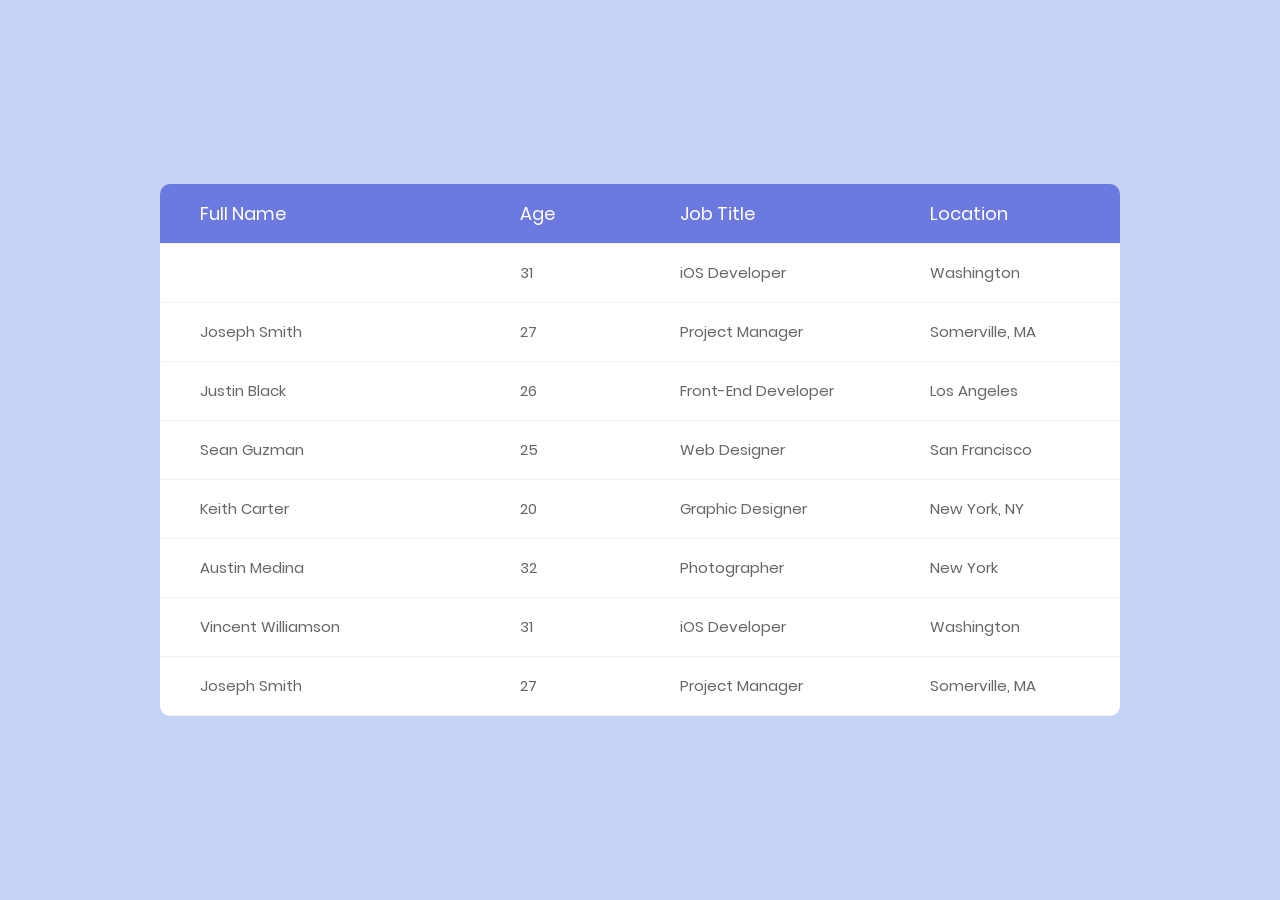
<file: Table_Responsive_v2/index.html>
<!DOCTYPE html>
<html lang="en">
<head>
	<title>Table V02</title>
	<meta charset="UTF-8">
	<meta name="viewport" content="width=device-width, initial-scale=1">
<!--===============================================================================================-->	
	<link rel="icon" type="image/png" href="images/icons/favicon.ico"/>
<!--===============================================================================================-->
	<link rel="stylesheet" type="text/css" href="vendor/bootstrap/css/bootstrap.min.css">
<!--===============================================================================================-->
	<link rel="stylesheet" type="text/css" href="fonts/font-awesome-4.7.0/css/font-awesome.min.css">
<!--===============================================================================================-->
	<link rel="stylesheet" type="text/css" href="vendor/animate/animate.css">
<!--===============================================================================================-->
	<link rel="stylesheet" type="text/css" href="vendor/select2/select2.min.css">
<!--===============================================================================================-->
	<link rel="stylesheet" type="text/css" href="vendor/perfect-scrollbar/perfect-scrollbar.css">
<!--===============================================================================================-->
	<link rel="stylesheet" type="text/css" href="css/util.css">
	<link rel="stylesheet" type="text/css" href="css/mainTable.css">
<!--===============================================================================================-->
</head>
<body>
	
	<div class="limiter">
		<div class="container-table100">
			<div class="wrap-table100">
					<div class="table">

						<div class="row header">
							<div class="cell">
								Full Name
							</div>
							<div class="cell">
								Age
							</div>
							<div class="cell">
								Job Title
							</div>
							<div class="cell">
								Location
							</div>
						</div>

						<div class="row">
							<div class="cell" data-title="Full Name">
								<input type="text">
							</div>
							<div class="cell" data-title="Age">
								31
							</div>
							<div class="cell" data-title="Job Title">
								iOS Developer
							</div>
							<div class="cell" data-title="Location">
								Washington
							</div>
						</div>

						<div class="row">
							<div class="cell" data-title="Full Name">
								Joseph Smith
							</div>
							<div class="cell" data-title="Age">
								27
							</div>
							<div class="cell" data-title="Job Title">
								Project Manager
							</div>
							<div class="cell" data-title="Location">
								Somerville, MA
							</div>
						</div>

						<div class="row">
							<div class="cell" data-title="Full Name">
								Justin Black
							</div>
							<div class="cell" data-title="Age">
								26
							</div>
							<div class="cell" data-title="Job Title">
								Front-End Developer
							</div>
							<div class="cell" data-title="Location">
								Los Angeles
							</div>
						</div>

						<div class="row">
							<div class="cell" data-title="Full Name">
								Sean Guzman
							</div>
							<div class="cell" data-title="Age">
								25
							</div>
							<div class="cell" data-title="Job Title">
								Web Designer
							</div>
							<div class="cell" data-title="Location">
								San Francisco
							</div>
						</div>

						<div class="row">
							<div class="cell" data-title="Full Name">
								Keith Carter
							</div>
							<div class="cell" data-title="Age">
								20
							</div>
							<div class="cell" data-title="Job Title">
								Graphic Designer
							</div>
							<div class="cell" data-title="Location">
								New York, NY
							</div>
						</div>

						<div class="row">
							<div class="cell" data-title="Full Name">
								Austin Medina
							</div>
							<div class="cell" data-title="Age">
								32
							</div>
							<div class="cell" data-title="Job Title">
								Photographer
							</div>
							<div class="cell" data-title="Location">
								New York
							</div>
						</div>

						<div class="row">
							<div class="cell" data-title="Full Name">
								Vincent Williamson
							</div>
							<div class="cell" data-title="Age">
								31
							</div>
							<div class="cell" data-title="Job Title">
								iOS Developer
							</div>
							<div class="cell" data-title="Location">
								Washington
							</div>
						</div>

						<div class="row">
							<div class="cell" data-title="Full Name">
								Joseph Smith
							</div>
							<div class="cell" data-title="Age">
								27
							</div>
							<div class="cell" data-title="Job Title">
								Project Manager
							</div>
							<div class="cell" data-title="Location">
								Somerville, MA
							</div>
						</div>

					</div>
			</div>
		</div>
	</div>


	

<!--===============================================================================================-->	
	<script src="vendor/jquery/jquery-3.2.1.min.js"></script>
<!--===============================================================================================-->
	<script src="vendor/bootstrap/js/popper.js"></script>
	<script src="vendor/bootstrap/js/bootstrap.min.js"></script>
<!--===============================================================================================-->
	<script src="vendor/select2/select2.min.js"></script>
<!--===============================================================================================-->
	<script src="js/mainTable.js"></script>

</body>
</html>
</file>
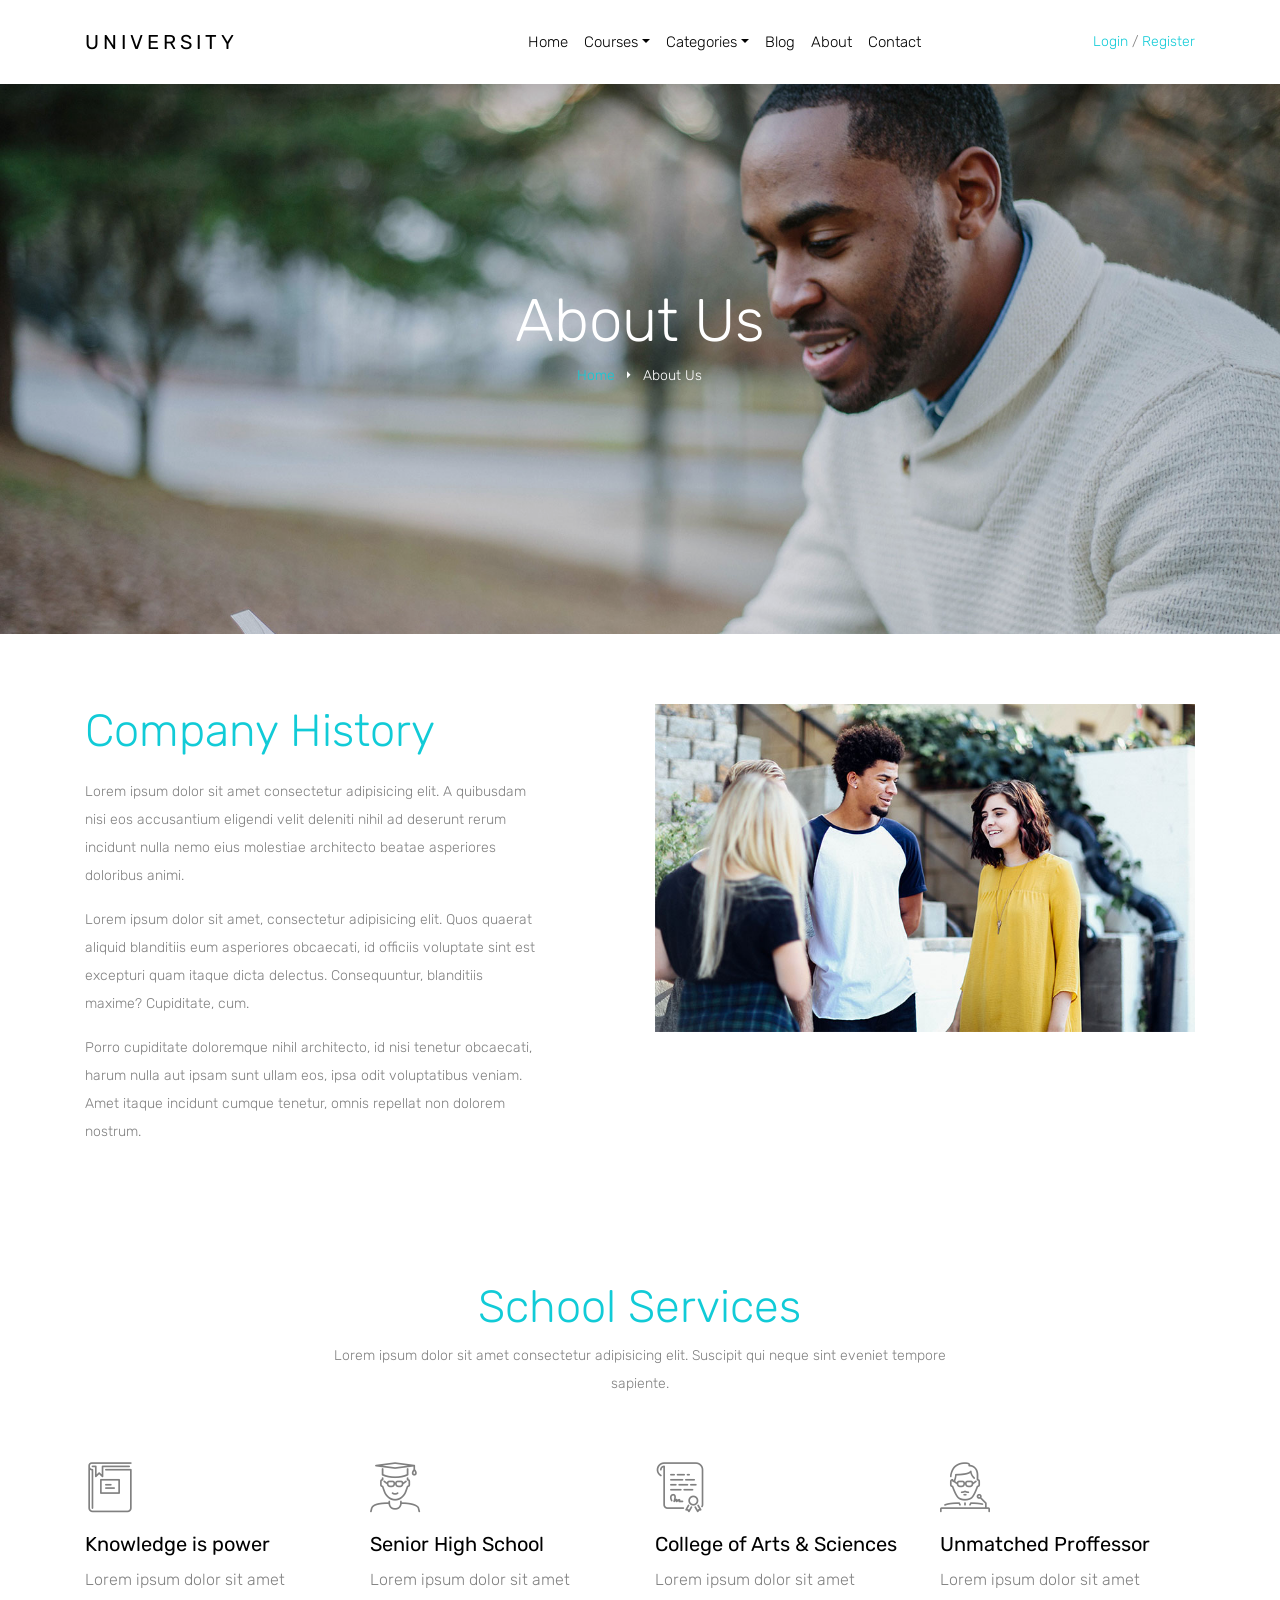
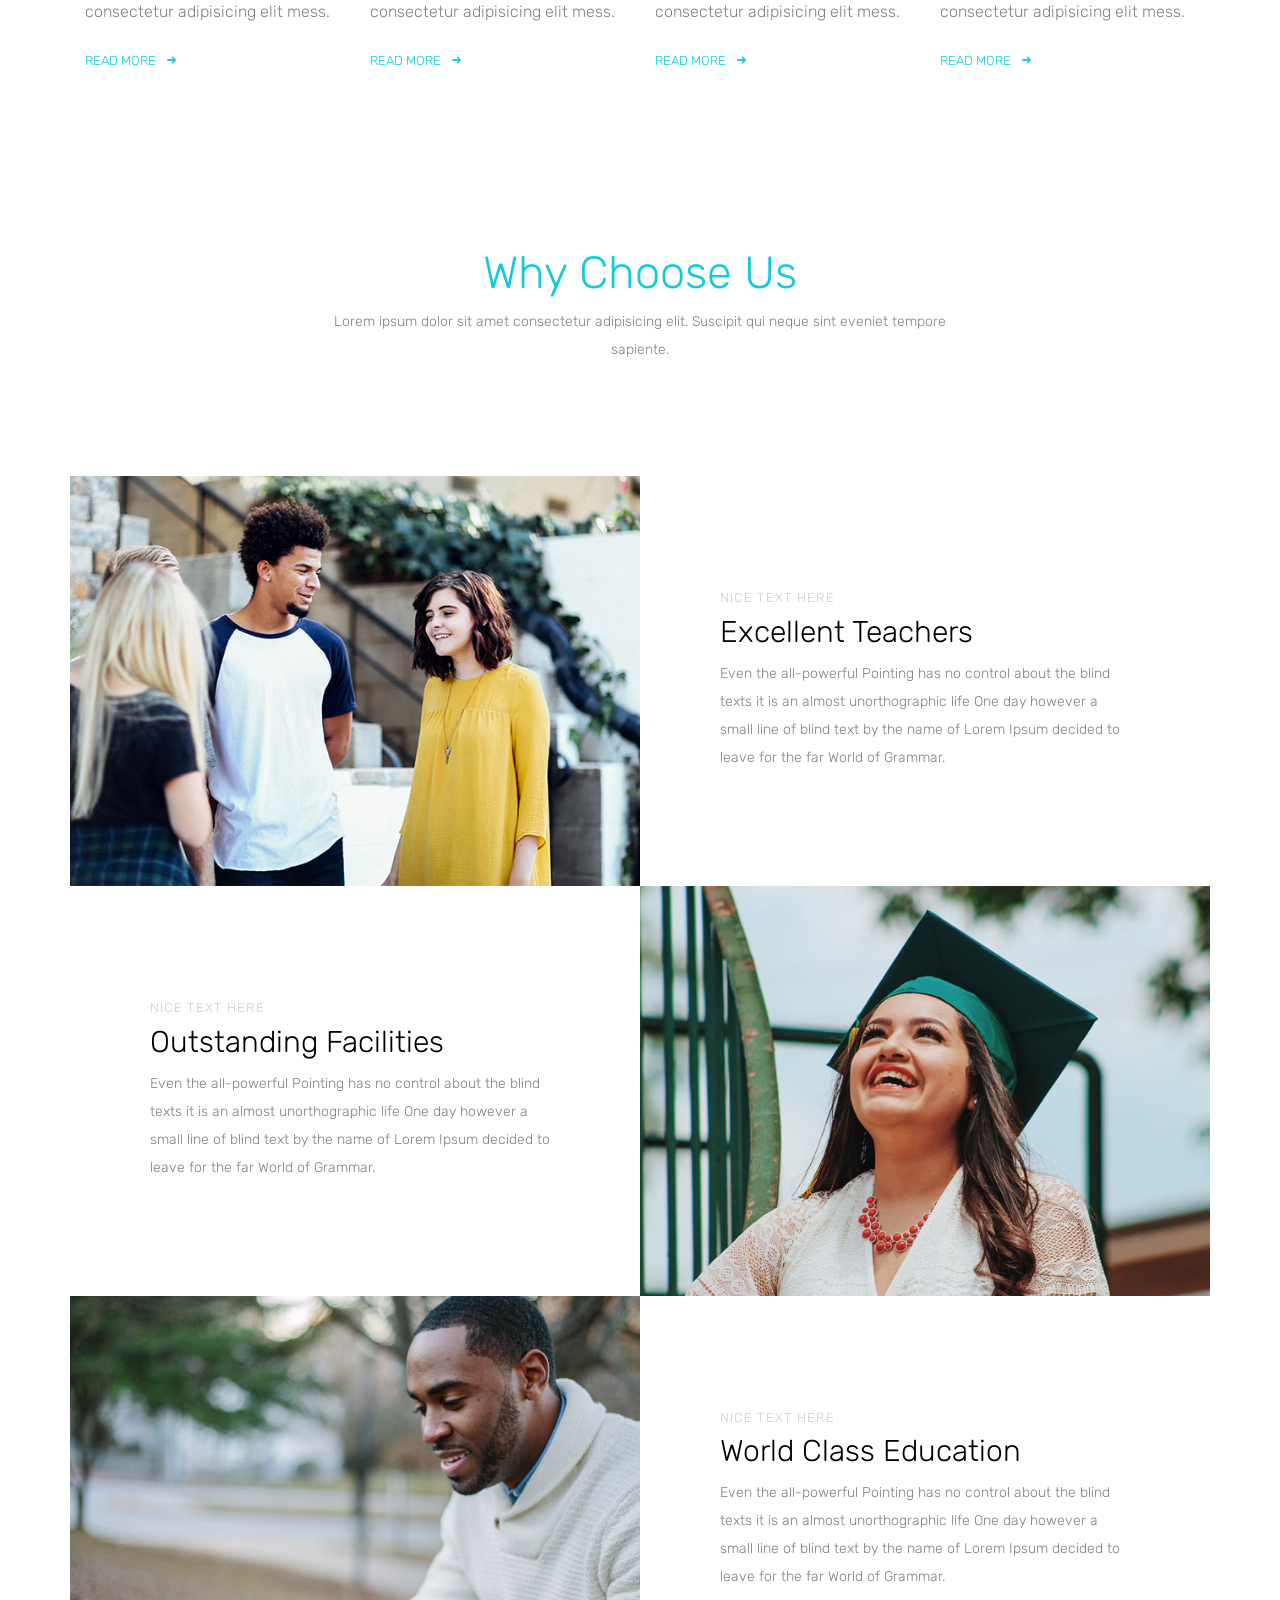
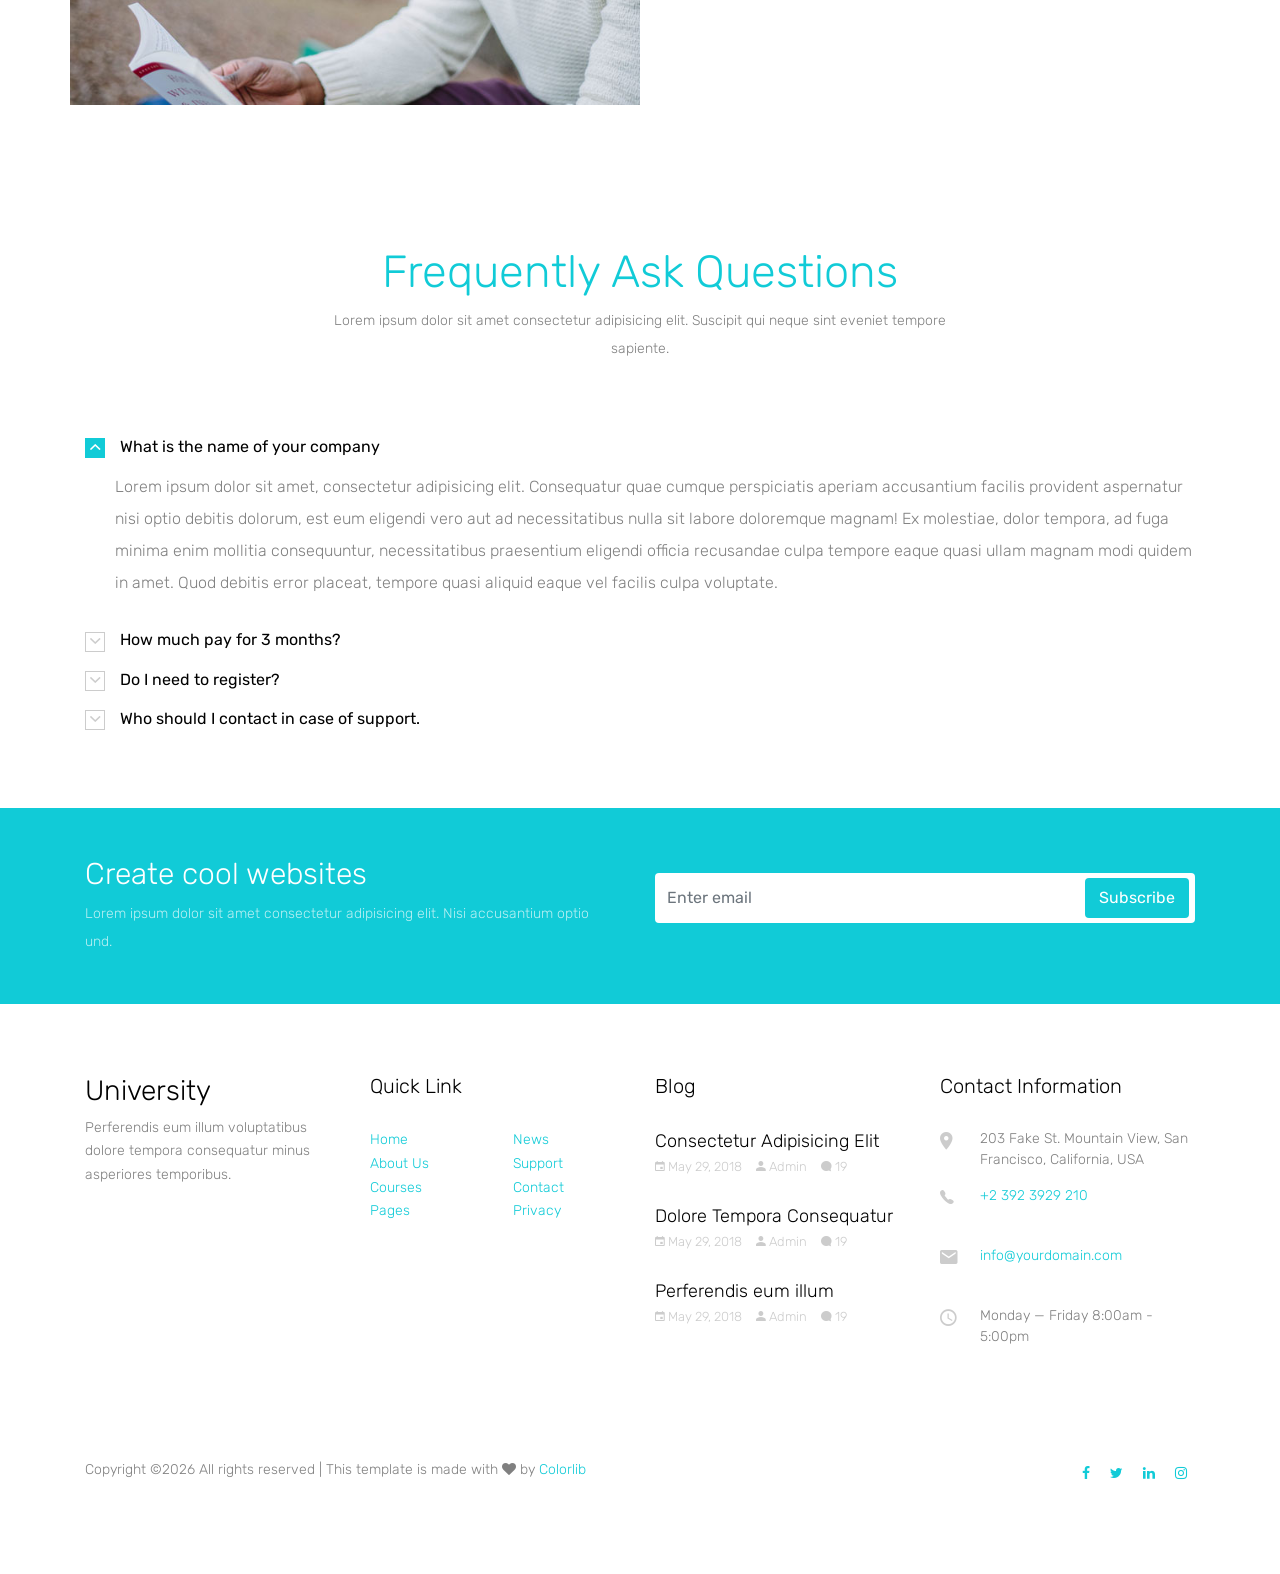
<file: about.html>
<!doctype html>
<html lang="en">
  <head>
    <title>Free Education Template by Colorlib</title>
    <meta charset="utf-8">
    <meta name="viewport" content="width=device-width, initial-scale=1, shrink-to-fit=no">

    <link href="https://fonts.googleapis.com/css?family=Rubik:300,400,500" rel="stylesheet">

    <link rel="stylesheet" href="css/bootstrap.css">
    <link rel="stylesheet" href="css/animate.css">
    <link rel="stylesheet" href="css/owl.carousel.min.css">

    <link rel="stylesheet" href="fonts/ionicons/css/ionicons.min.css">
    <link rel="stylesheet" href="fonts/fontawesome/css/font-awesome.min.css">
    <link rel="stylesheet" href="fonts/flaticon/font/flaticon.css">

    <!-- Theme Style -->
    <link rel="stylesheet" href="css/style.css">
  </head>
  <body>
    
    <header role="banner">
     
      <nav class="navbar navbar-expand-lg navbar-light bg-light">
        <div class="container">
          <a class="navbar-brand absolute" href="index.html">University</a>
          <button class="navbar-toggler" type="button" data-toggle="collapse" data-target="#navbarsExample05" aria-controls="navbarsExample05" aria-expanded="false" aria-label="Toggle navigation">
            <span class="navbar-toggler-icon"></span>
          </button>

          <div class="collapse navbar-collapse navbar-light" id="navbarsExample05">
            <ul class="navbar-nav mx-auto">
              <li class="nav-item">
                <a class="nav-link active" href="index.html">Home</a>
              </li>
              <li class="nav-item dropdown">
                <a class="nav-link dropdown-toggle" href="courses.html" id="dropdown04" data-toggle="dropdown" aria-haspopup="true" aria-expanded="false">Courses</a>
                <div class="dropdown-menu" aria-labelledby="dropdown04">
                  <a class="dropdown-item" href="courses.html">HTML</a>
                  <a class="dropdown-item" href="courses.html">WordPress</a>
                  <a class="dropdown-item" href="courses.html">Laravel</a>
                  <a class="dropdown-item" href="courses.html">JavaScript</a>
                  <a class="dropdown-item" href="courses.html">Python</a>
                </div>

              </li>

              <li class="nav-item dropdown">
                <a class="nav-link dropdown-toggle" href="#" id="dropdown05" data-toggle="dropdown" aria-haspopup="true" aria-expanded="false">Categories</a>
                <div class="dropdown-menu" aria-labelledby="dropdown05">
                  <a class="dropdown-item" href="#">HTML</a>
                  <a class="dropdown-item" href="#">WordPress</a>
                  <a class="dropdown-item" href="#">Laravel</a>
                  <a class="dropdown-item" href="#">JavaScript</a>
                  <a class="dropdown-item" href="#">Python</a>
                </div>

              </li>
              <li class="nav-item">
                <a class="nav-link" href="blog.html">Blog</a>
              </li>
              <li class="nav-item">
                <a class="nav-link" href="about.html">About</a>
              </li>
              <li class="nav-item">
                <a class="nav-link" href="contact.html">Contact</a>
              </li>
            </ul>
            <ul class="navbar-nav absolute-right">
              <li>
                <a href="login.html">Login</a> / <a href="register.html">Register</a>
              </li>
            </ul>
            
          </div>
        </div>
      </nav>
    </header>
    <!-- END header -->

    <section class="site-hero site-sm-hero overlay" data-stellar-background-ratio="0.5" style="background-image: url(images/big_image_2.jpg);">
      <div class="container">
        <div class="row align-items-center justify-content-center site-hero-sm-inner">
          <div class="col-md-7 text-center">
  
            <div class="mb-5 element-animate">
              <h1 class="mb-2">About Us</h1>
              <p class="bcrumb"><a href="index.html">Home</a> <span class="sep ion-android-arrow-dropright px-2"></span>  <span class="current">About Us</span></p>
            </div>
            
          </div>
        </div>
      </div>
    </section>
    <!-- END section -->

    <section class="site-section element-animate">
      <div class="container">
        <div class="row">
          <div class="col-md-6 order-md-2">
            <div class="block-16">
              <figure>
                <img src="images/img_1.jpg" alt="Image placeholder" class="img-fluid">
              </figure>
            </div>
          </div>
          <div class="col-md-6 order-md-1">

            <div class="block-15">
              <div class="heading">
                <h2>Company History</h2>
              </div>
              <div class="text mb-5">
              <p>Lorem ipsum dolor sit amet consectetur adipisicing elit. A quibusdam nisi eos accusantium eligendi velit deleniti nihil ad deserunt rerum incidunt nulla nemo eius molestiae architecto beatae asperiores doloribus animi.</p>
              <p>Lorem ipsum dolor sit amet, consectetur adipisicing elit. Quos quaerat aliquid blanditiis eum asperiores obcaecati, id officiis voluptate sint est excepturi quam itaque dicta delectus. Consequuntur, blanditiis maxime? Cupiditate, cum.</p>
              <p>Porro cupiditate doloremque nihil architecto, id nisi tenetur obcaecati, harum nulla aut ipsam sunt ullam eos, ipsa odit voluptatibus veniam. Amet itaque incidunt cumque tenetur, omnis repellat non dolorem nostrum.</p>
              
              </div>
              
            </div>

          </div>
          
        </div>

      </div>
    </section>
    <!-- END section -->

    <section class="site-section pt-3 element-animate">
      <div class="container">
        <div class="row justify-content-center mb-5 element-animate">
          <div class="col-md-7 text-center section-heading">
            <h2 class="text-primary heading">School Services</h2>
            <p>Lorem ipsum dolor sit amet consectetur adipisicing elit. Suscipit qui neque sint eveniet tempore sapiente.</p>
          </div>
        </div>
        <div class="row">
          <div class="col-md-6 col-lg-3">
            <div class="media block-6 d-block">
              <div class="icon mb-3"><span class="flaticon-book"></span></div>
              <div class="media-body">
                <h3 class="heading">Knowledge is power</h3>
                <p>Lorem ipsum dolor sit amet consectetur adipisicing elit mess.</p>
                <p><a href="#" class="more">Read More <span class="ion-arrow-right-c"></span></a></p>
              </div>
            </div> 
          </div>
          <div class="col-md-6 col-lg-3">
            <div class="media block-6 d-block">
              <div class="icon mb-3"><span class="flaticon-student"></span></div>
              <div class="media-body">
                <h3 class="heading">Senior High School</h3>
                <p>Lorem ipsum dolor sit amet consectetur adipisicing elit mess.</p>
                <p><a href="#" class="more">Read More <span class="ion-arrow-right-c"></span></a></p>
              </div>
            </div> 
          </div>
          
          <div class="col-md-6 col-lg-3">
            <div class="media block-6 d-block">
              <div class="icon mb-3"><span class="flaticon-diploma"></span></div>
              <div class="media-body">
                <h3 class="heading">College of Arts &amp; Sciences</h3>
                <p>Lorem ipsum dolor sit amet consectetur adipisicing elit mess.</p>
                <p><a href="#" class="more">Read More <span class="ion-arrow-right-c"></span></a></p>
              </div>
            </div> 
          </div>
          <div class="col-md-6 col-lg-3">
            <div class="media block-6 d-block">
              <div class="icon mb-3"><span class="flaticon-professor"></span></div>
              <div class="media-body">
                <h3 class="heading">Unmatched Proffessor</h3>
                <p>Lorem ipsum dolor sit amet consectetur adipisicing elit mess.</p>
                <p><a href="#" class="more">Read More <span class="ion-arrow-right-c"></span></a></p>
              </div>
            </div> 
          </div>
        </div>
      </div>
    </section>
    <!-- END section -->

    <div class="container site-section element-animate">
      <div class="row justify-content-center mb-5 element-animate">
          <div class="col-md-7 text-center section-heading">
            <h2 class="text-primary heading">Why Choose Us</h2>
            <p>Lorem ipsum dolor sit amet consectetur adipisicing elit. Suscipit qui neque sint eveniet tempore sapiente.</p>
          </div>
        </div>
      <div class="block-3 d-md-flex pt-5">
        <div class="image" style="background-image: url('images/img_1.jpg'); "></div>
        <div class="text">
          <h4 class="subheading">Nice text here</h4>
          <h2 class="heading">Excellent Teachers</h2>
          <p>Even the all-powerful Pointing has no control about the blind texts it is an almost unorthographic life One day however a small line of blind text by the name of Lorem Ipsum decided to leave for the far World of Grammar.</p>
        </div>
      </div>
      <div class="block-3 d-md-flex">
        <div class="image order-2" style="background-image: url('images/img_2.jpg'); "></div>
        <div class="text order-1">
          <h4 class="subheading">Nice text here</h4>
          <h2 class="heading">Outstanding Facilities</h2>
          <p>Even the all-powerful Pointing has no control about the blind texts it is an almost unorthographic life One day however a small line of blind text by the name of Lorem Ipsum decided to leave for the far World of Grammar.</p>
        </div>
      </div>
      <div class="block-3 d-md-flex">
        <div class="image" style="background-image: url('images/img_3.jpg'); "></div>
        <div class="text">
          <h4 class="subheading">Nice text here</h4>
          <h2 class="heading">World Class Education</h2>
          <p>Even the all-powerful Pointing has no control about the blind texts it is an almost unorthographic life One day however a small line of blind text by the name of Lorem Ipsum decided to leave for the far World of Grammar.</p>
        </div>
      </div>
    </div>


    <div class="site-section element-animate">
      <div class="container">
        <div class="row justify-content-center mb-5">
            <div class="col-md-7 text-center section-heading">
              <h2 class="text-primary heading">Frequently Ask Questions</h2>
              <p>Lorem ipsum dolor sit amet consectetur adipisicing elit. Suscipit qui neque sint eveniet tempore sapiente.</p>
            </div>
          </div>
        <div class="row">
          <div class="col-md-12">
            <div class="accordion block-8" id="accordion">
              <div class="accordion-item">
                <h3 class="mb-0 heading">
                  <a class="btn-block" data-toggle="collapse" href="#collapseOne" role="button" aria-expanded="true" aria-controls="collapseOne">What is the name of your company<span class="icon"></span></a>
                </h3>
                <div id="collapseOne" class="collapse show" aria-labelledby="headingOne" data-parent="#accordion">
                  <div class="body-text">
                    <p>Lorem ipsum dolor sit amet, consectetur adipisicing elit. Consequatur quae cumque perspiciatis aperiam accusantium facilis provident aspernatur nisi optio debitis dolorum, est eum eligendi vero aut ad necessitatibus nulla sit labore doloremque magnam! Ex molestiae, dolor tempora, ad fuga minima enim mollitia consequuntur, necessitatibus praesentium eligendi officia recusandae culpa tempore eaque quasi ullam magnam modi quidem in amet. Quod debitis error placeat, tempore quasi aliquid eaque vel facilis culpa voluptate.</p>
                  </div>
                </div>
              </div> <!-- .accordion-item -->
              
              <div class="accordion-item">
                <h3 class="mb-0 heading">
                  <a class="btn-block" data-toggle="collapse" href="#collapseTwo" role="button" aria-expanded="false" aria-controls="collapseTwo">How much pay for 3  months?<span class="icon"></span></a>
                </h3>
                <div id="collapseTwo" class="collapse" aria-labelledby="headingOne" data-parent="#accordion">
                  <div class="body-text">
                    <p>Lorem ipsum dolor sit amet, consectetur adipisicing elit. Vel ad laborum expedita. Nostrum iure atque enim quisquam minima distinctio omnis, consequatur aliquam suscipit, quidem, esse aspernatur! Libero, excepturi animi repellendus porro impedit nihil in doloremque a quaerat enim voluptatum, perspiciatis, quas dignissimos maxime ut cum reiciendis eius dolorum voluptatem aliquam!</p>
                  </div>
                </div>
              </div> <!-- .accordion-item -->

              <div class="accordion-item">
                <h3 class="mb-0 heading">
                  <a class="btn-block" data-toggle="collapse" href="#collapseThree" role="button" aria-expanded="false" aria-controls="collapseThree">Do I need to register?  <span class="icon"></span></a>
                </h3>
                <div id="collapseThree" class="collapse" aria-labelledby="headingOne" data-parent="#accordion">
                  <div class="body-text">
                    <p>Lorem ipsum dolor sit amet, consectetur adipisicing elit. Vel ad laborum expedita. Nostrum iure atque enim quisquam minima distinctio omnis, consequatur aliquam suscipit, quidem, esse aspernatur! Libero, excepturi animi repellendus porro impedit nihil in doloremque a quaerat enim voluptatum, perspiciatis, quas dignissimos maxime ut cum reiciendis eius dolorum voluptatem aliquam!</p>
                  </div>
                </div>
              </div> <!-- .accordion-item -->

              <div class="accordion-item">
                <h3 class="mb-0 heading">
                  <a class="btn-block" data-toggle="collapse" href="#collapseFour" role="button" aria-expanded="false" aria-controls="collapseFour">Who should I contact in case of support.<span class="icon"></span></a>
                </h3>
                <div id="collapseFour" class="collapse" aria-labelledby="headingOne" data-parent="#accordion">
                  <div class="body-text">
                    <p>Lorem ipsum dolor sit amet, consectetur adipisicing elit. Vel ad laborum expedita. Nostrum iure atque enim quisquam minima distinctio omnis, consequatur aliquam suscipit, quidem, esse aspernatur! Libero, excepturi animi repellendus porro impedit nihil in doloremque a quaerat enim voluptatum, perspiciatis, quas dignissimos maxime ut cum reiciendis eius dolorum voluptatem aliquam!</p>
                  </div>
                </div>
              </div> <!-- .accordion-item -->

            </div>
          </div>
        </div>
      </div>
    </div>
    
    <div class="py-5 block-22">
      <div class="container">
        <div class="row align-items-center">
          <div class="col-md-6 mb-4 mb-md-0 pr-md-5">
            <h2 class="heading">Create cool websites</h2>
            <p>Lorem ipsum dolor sit amet consectetur adipisicing elit. Nisi accusantium optio und.</p>
          </div>
          <div class="col-md-6">
            <form action="#" class="subscribe">
              <div class="form-group">
                <input type="email" class="form-control email" placeholder="Enter email">
                <input type="submit" class="btn btn-primary submit" value="Subscribe">
              </div>
            </form>
          </div>
        </div>
      </div>
    </div>

    
  
    <footer class="site-footer">
      <div class="container">
        <div class="row mb-5">
          <div class="col-md-6 col-lg-3 mb-5 mb-lg-0">
            <h3>University</h3>
            <p>Perferendis eum illum voluptatibus dolore tempora consequatur minus asperiores temporibus.</p>
          </div>
          <div class="col-md-6 col-lg-3 mb-5 mb-lg-0">
            <h3 class="heading">Quick Link</h3>
            <div class="row">
              <div class="col-md-6">
                <ul class="list-unstyled">
                  <li><a href="#">Home</a></li>
                  <li><a href="#">About Us</a></li>
                  <li><a href="#">Courses</a></li>
                  <li><a href="#">Pages</a></li>
                </ul>
              </div>
              <div class="col-md-6">
                <ul class="list-unstyled">
                  <li><a href="#">News</a></li>
                  <li><a href="#">Support</a></li>
                  <li><a href="#">Contact</a></li>
                  <li><a href="#">Privacy</a></li>
                </ul>
              </div>
            </div>
          </div>
          <div class="col-md-6 col-lg-3 mb-5 mb-lg-0">
            <h3 class="heading">Blog</h3>
            <div class="block-21 d-flex mb-4">
              <div class="text">
                <h3 class="heading mb-0"><a href="#">Consectetur Adipisicing Elit</a></h3>
                <div class="meta">
                  <div><a href="#"><span class="ion-android-calendar"></span> May 29, 2018</a></div>
                  <div><a href="#"><span class="ion-android-person"></span> Admin</a></div>
                  <div><a href="#"><span class="ion-chatbubble"></span> 19</a></div>
                </div>
              </div>
            </div>  
            <div class="block-21 d-flex mb-4">
              <div class="text">
                <h3 class="heading mb-0"><a href="#">Dolore Tempora Consequatur</a></h3>
                <div class="meta">
                  <div><a href="#"><span class="ion-android-calendar"></span> May 29, 2018</a></div>
                  <div><a href="#"><span class="ion-android-person"></span> Admin</a></div>
                  <div><a href="#"><span class="ion-chatbubble"></span> 19</a></div>
                </div>
              </div>
            </div>  
            <div class="block-21 d-flex mb-4">
              <div class="text">
                <h3 class="heading mb-0"><a href="#">Perferendis eum illum</a></h3>
                <div class="meta">
                  <div><a href="#"><span class="ion-android-calendar"></span> May 29, 2018</a></div>
                  <div><a href="#"><span class="ion-android-person"></span> Admin</a></div>
                  <div><a href="#"><span class="ion-chatbubble"></span> 19</a></div>
                </div>
              </div>
            </div>  
          </div>
          <div class="col-md-6 col-lg-3 mb-5 mb-lg-0">
            <h3 class="heading">Contact Information</h3>
            <div class="block-23">
              <ul>
                <li><span class="icon ion-android-pin"></span><span class="text">203 Fake St. Mountain View, San Francisco, California, USA</span></li>
                <li><a href="#"><span class="icon ion-ios-telephone"></span><span class="text">+2 392 3929 210</span></a></li>
                <li><a href="#"><span class="icon ion-android-mail"></span><span class="text">info@yourdomain.com</span></a></li>
                <li><span class="icon ion-android-time"></span><span class="text">Monday &mdash; Friday 8:00am - 5:00pm</span></li>
              </ul>
            </div>
          </div>
        </div>
        <div class="row pt-5">
          <div class="col-md-12 text-center copyright">
            
            <p class="float-md-left"><!-- Link back to Colorlib can't be removed. Template is licensed under CC BY 3.0. -->
Copyright &copy;<script>document.write(new Date().getFullYear());</script> All rights reserved | This template is made with <i class="fa fa-heart" aria-hidden="true"></i> by <a href="https://colorlib.com" target="_blank" class="text-primary">Colorlib</a>
<!-- Link back to Colorlib can't be removed. Template is licensed under CC BY 3.0. --></p>
            <p class="float-md-right">
              <a href="#" class="fa fa-facebook p-2"></a>
              <a href="#" class="fa fa-twitter p-2"></a>
              <a href="#" class="fa fa-linkedin p-2"></a>
              <a href="#" class="fa fa-instagram p-2"></a>

            </p>
          </div>
        </div>
      </div>
    </footer>
    <!-- END footer -->
    
    <!-- loader -->
    <div id="loader" class="show fullscreen"><svg class="circular" width="48px" height="48px"><circle class="path-bg" cx="24" cy="24" r="22" fill="none" stroke-width="4" stroke="#eeeeee"/><circle class="path" cx="24" cy="24" r="22" fill="none" stroke-width="4" stroke-miterlimit="10" stroke="#f4b214"/></svg></div>

    <script src="js/jquery-3.2.1.min.js"></script>
    <script src="js/jquery-migrate-3.0.0.js"></script>
    <script src="js/popper.min.js"></script>
    <script src="js/bootstrap.min.js"></script>
    <script src="js/owl.carousel.min.js"></script>
    <script src="js/jquery.waypoints.min.js"></script>
    <script src="js/jquery.stellar.min.js"></script>
    <script src="js/jquery.animateNumber.min.js"></script>

    <script src="js/main.js"></script>
  </body>
</html>
</file>
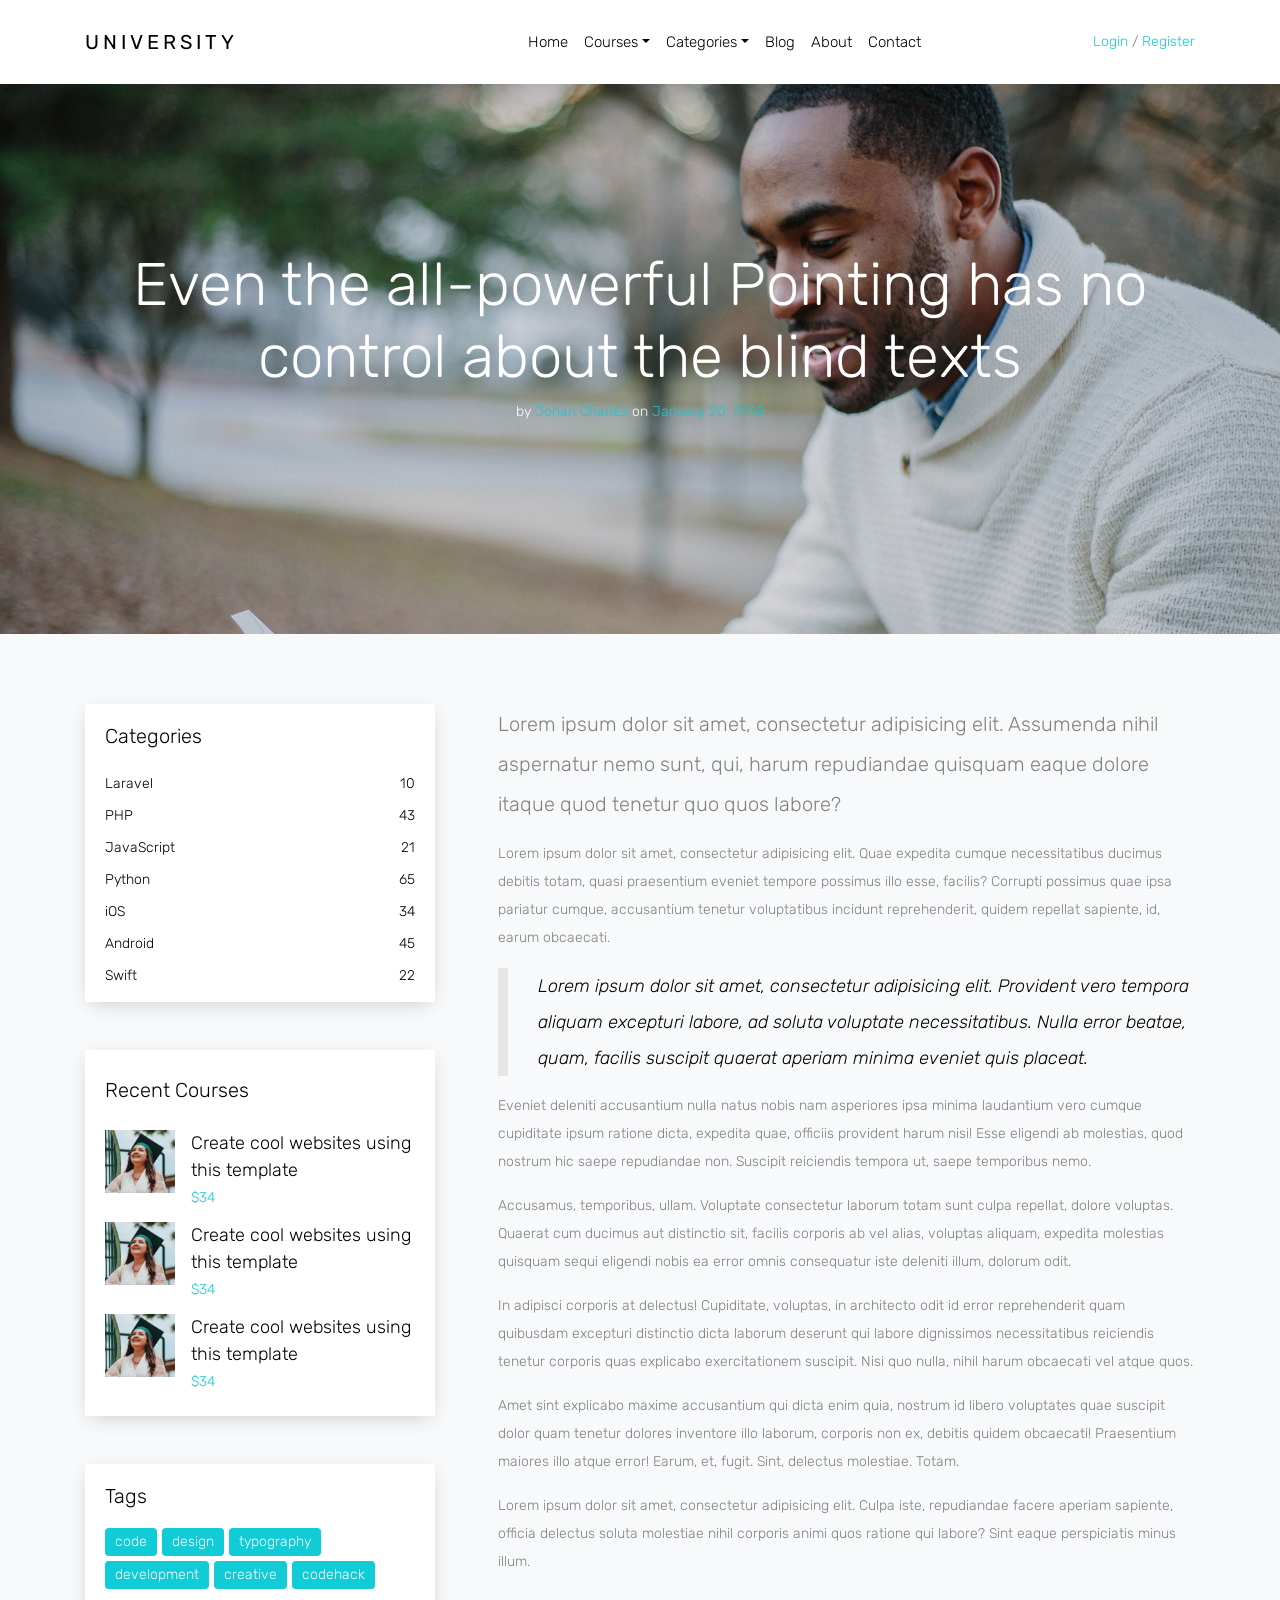
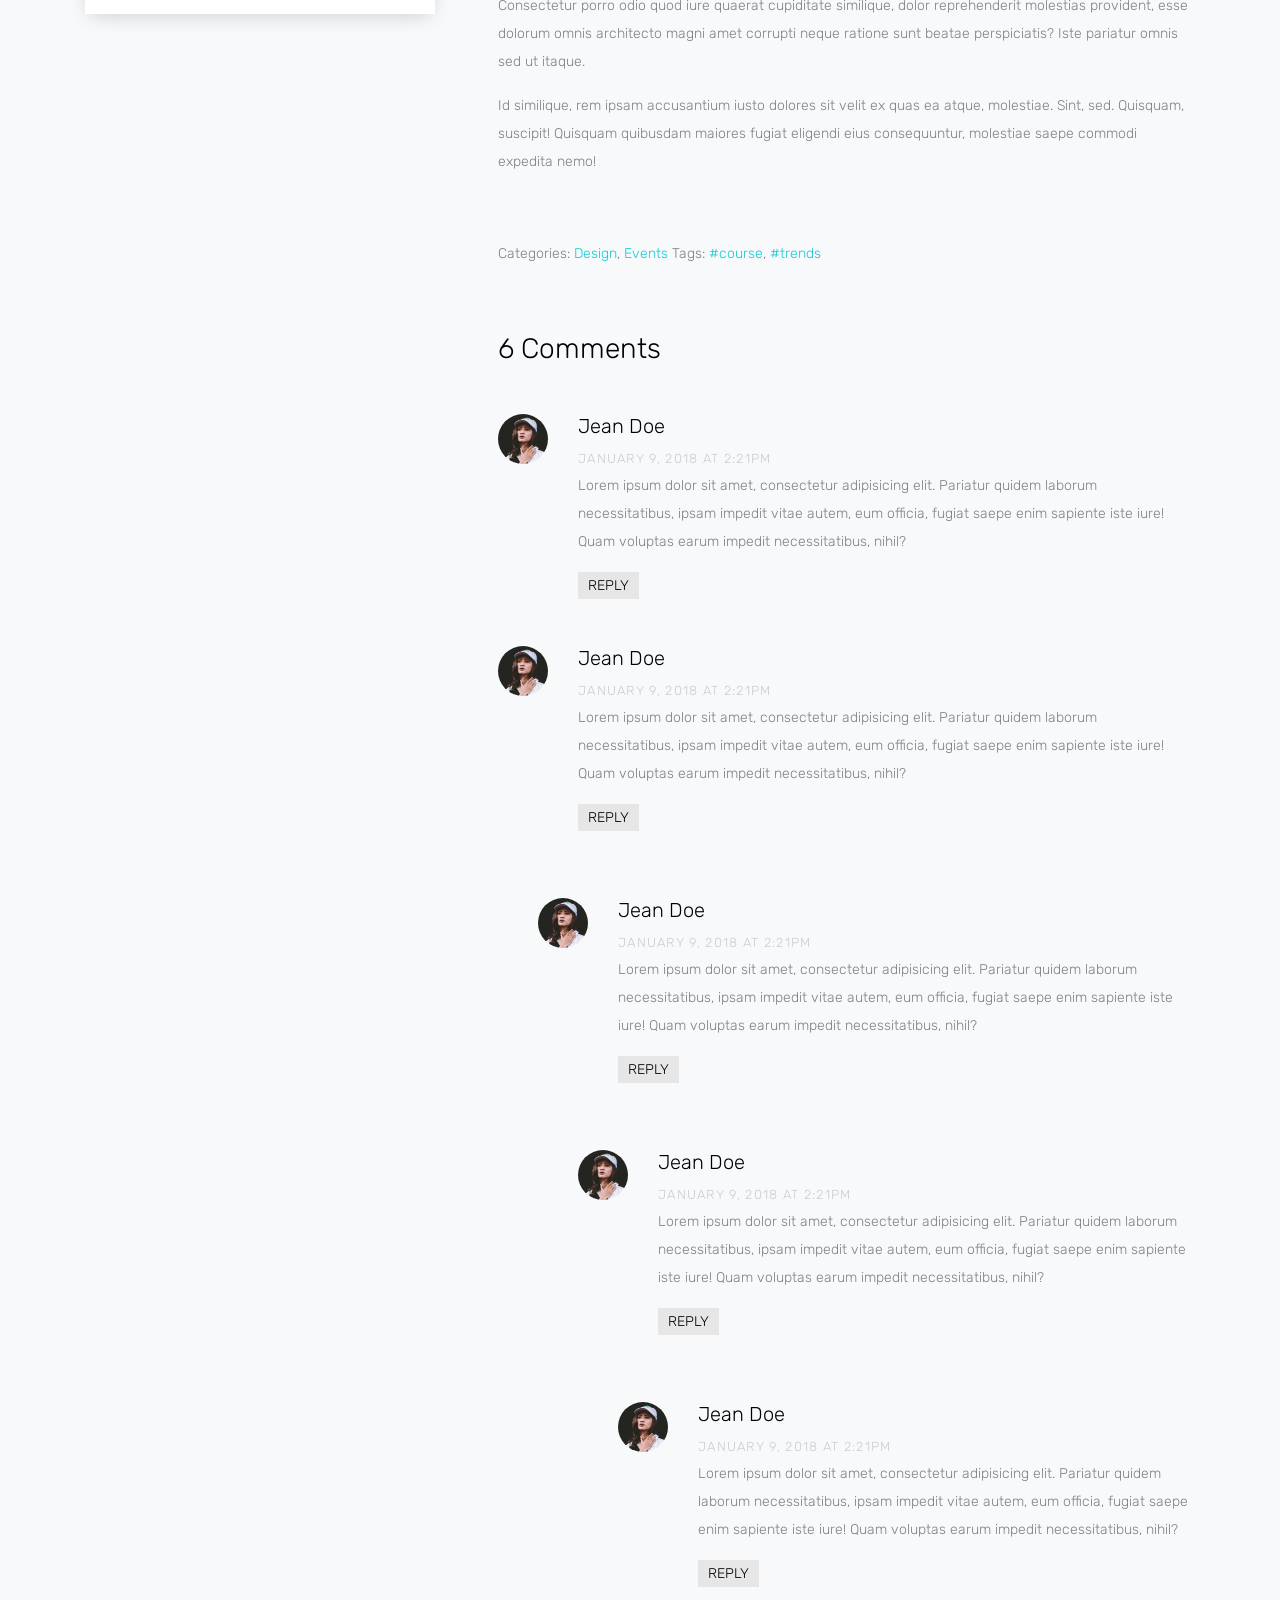
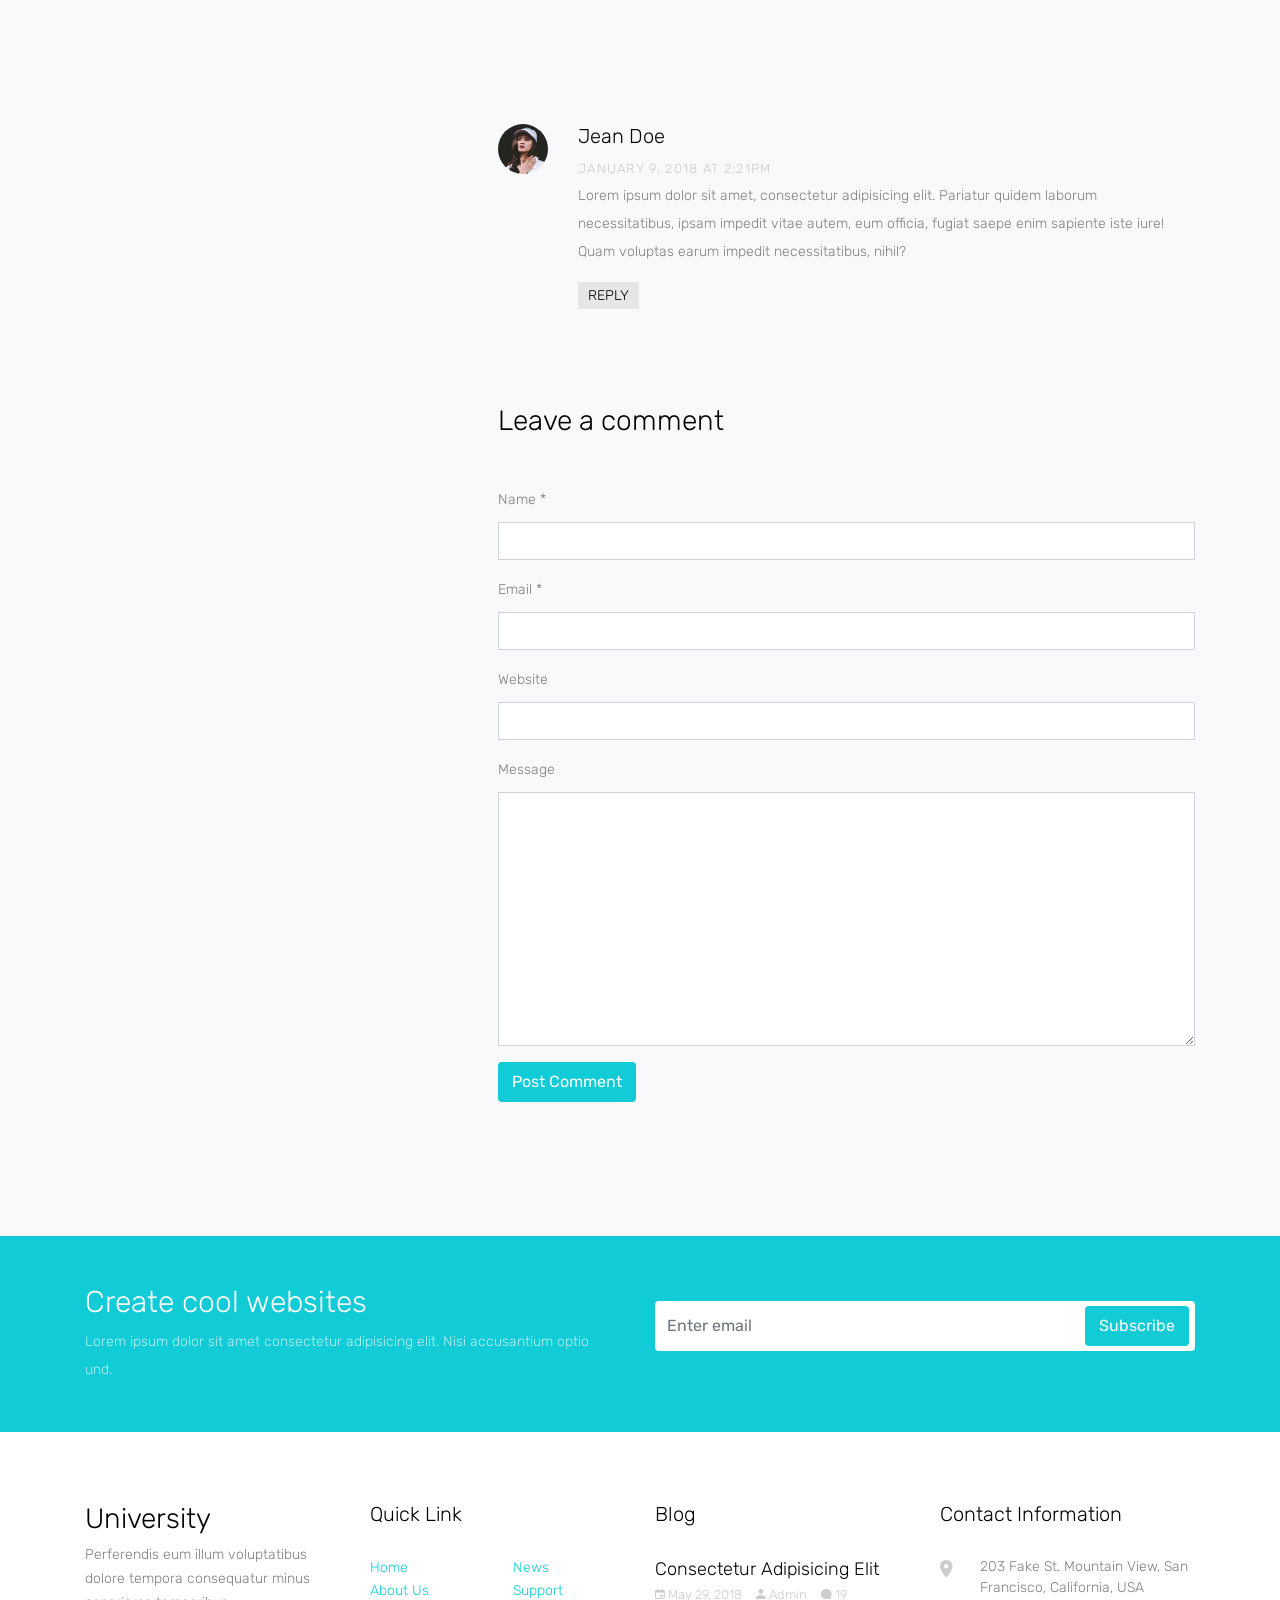
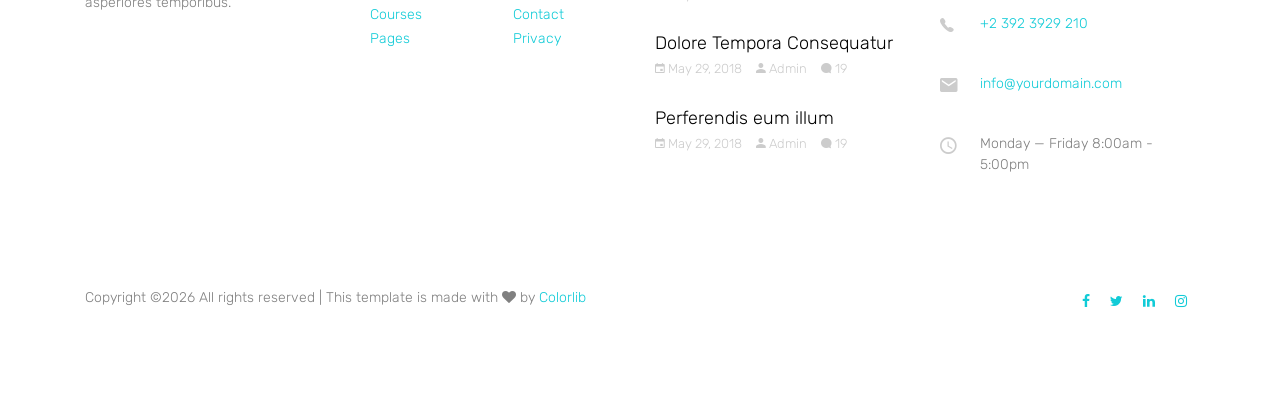
<file: blog-single.html>
<!doctype html>
<html lang="en">
  <head>
    <title>Free Education Template by Colorlib</title>
    <meta charset="utf-8">
    <meta name="viewport" content="width=device-width, initial-scale=1, shrink-to-fit=no">

    <link href="https://fonts.googleapis.com/css?family=Rubik:300,400,500" rel="stylesheet">

    <link rel="stylesheet" href="css/bootstrap.css">
    <link rel="stylesheet" href="css/animate.css">
    <link rel="stylesheet" href="css/owl.carousel.min.css">

    <link rel="stylesheet" href="fonts/ionicons/css/ionicons.min.css">
    <link rel="stylesheet" href="fonts/fontawesome/css/font-awesome.min.css">
    <link rel="stylesheet" href="fonts/flaticon/font/flaticon.css">

    <!-- Theme Style -->
    <link rel="stylesheet" href="css/style.css">
  </head>
  <body>
    
    <header role="banner">
     
      <nav class="navbar navbar-expand-lg navbar-light bg-light">
        <div class="container">
          <a class="navbar-brand absolute" href="index.html">University</a>
          <button class="navbar-toggler" type="button" data-toggle="collapse" data-target="#navbarsExample05" aria-controls="navbarsExample05" aria-expanded="false" aria-label="Toggle navigation">
            <span class="navbar-toggler-icon"></span>
          </button>

          <div class="collapse navbar-collapse navbar-light" id="navbarsExample05">
            <ul class="navbar-nav mx-auto">
              <li class="nav-item">
                <a class="nav-link active" href="index.html">Home</a>
              </li>
              <li class="nav-item dropdown">
                <a class="nav-link dropdown-toggle" href="courses.html" id="dropdown04" data-toggle="dropdown" aria-haspopup="true" aria-expanded="false">Courses</a>
                <div class="dropdown-menu" aria-labelledby="dropdown04">
                  <a class="dropdown-item" href="courses.html">HTML</a>
                  <a class="dropdown-item" href="courses.html">WordPress</a>
                  <a class="dropdown-item" href="courses.html">Laravel</a>
                  <a class="dropdown-item" href="courses.html">JavaScript</a>
                  <a class="dropdown-item" href="courses.html">Python</a>
                </div>

              </li>

              <li class="nav-item dropdown">
                <a class="nav-link dropdown-toggle" href="#" id="dropdown05" data-toggle="dropdown" aria-haspopup="true" aria-expanded="false">Categories</a>
                <div class="dropdown-menu" aria-labelledby="dropdown05">
                  <a class="dropdown-item" href="#">HTML</a>
                  <a class="dropdown-item" href="#">WordPress</a>
                  <a class="dropdown-item" href="#">Laravel</a>
                  <a class="dropdown-item" href="#">JavaScript</a>
                  <a class="dropdown-item" href="#">Python</a>
                </div>

              </li>
              <li class="nav-item">
                <a class="nav-link" href="blog.html">Blog</a>
              </li>
              <li class="nav-item">
                <a class="nav-link" href="about.html">About</a>
              </li>
              <li class="nav-item">
                <a class="nav-link" href="contact.html">Contact</a>
              </li>
            </ul>
            <ul class="navbar-nav absolute-right">
              <li>
                <a href="login.html">Login</a> / <a href="register.html">Register</a>
              </li>
            </ul>
            
          </div>
        </div>
      </nav>
    </header>
    <!-- END header -->

    <section class="site-hero site-sm-hero overlay" data-stellar-background-ratio="0.5" style="background-image: url(images/big_image_2.jpg);">
      <div class="container">
        <div class="row align-items-center justify-content-center site-hero-sm-inner">
          <div class="col-md-12 text-center">
  
            <div class="mb-5 element-animate">
              <h1 class="mb-2">Even the all-powerful Pointing has no control about the blind texts</h1>
              <p class="bcrumb">by <a href="#">Johan Charles</a> on <a href="#">January 20, 2018</a></p>
            </div>
            
          </div>
        </div>
      </div>
    </section>
    <!-- END section -->

    <div class="site-section bg-light">
      <div class="container">
        <div class="row">
          
          <div class="col-md-6 col-lg-8 order-md-2 pl-lg-5">
            <div class="row">
              <div class="col-md-12 col-lg-12 mb-5">

                  <p class="lead">Lorem ipsum dolor sit amet, consectetur adipisicing elit. Assumenda nihil aspernatur nemo sunt, qui, harum repudiandae quisquam eaque dolore itaque quod tenetur quo quos labore?</p>
                  <p>Lorem ipsum dolor sit amet, consectetur adipisicing elit. Quae expedita cumque necessitatibus ducimus debitis totam, quasi praesentium eveniet tempore possimus illo esse, facilis? Corrupti possimus quae ipsa pariatur cumque, accusantium tenetur voluptatibus incidunt reprehenderit, quidem repellat sapiente, id, earum obcaecati.</p>

                  <blockquote><p>Lorem ipsum dolor sit amet, consectetur adipisicing elit. Provident vero tempora aliquam excepturi labore, ad soluta voluptate necessitatibus. Nulla error beatae, quam, facilis suscipit quaerat aperiam minima eveniet quis placeat.</p></blockquote>

                  <p>Eveniet deleniti accusantium nulla natus nobis nam asperiores ipsa minima laudantium vero cumque cupiditate ipsum ratione dicta, expedita quae, officiis provident harum nisi! Esse eligendi ab molestias, quod nostrum hic saepe repudiandae non. Suscipit reiciendis tempora ut, saepe temporibus nemo.</p>
                  <p>Accusamus, temporibus, ullam. Voluptate consectetur laborum totam sunt culpa repellat, dolore voluptas. Quaerat cum ducimus aut distinctio sit, facilis corporis ab vel alias, voluptas aliquam, expedita molestias quisquam sequi eligendi nobis ea error omnis consequatur iste deleniti illum, dolorum odit.</p>
                  <p>In adipisci corporis at delectus! Cupiditate, voluptas, in architecto odit id error reprehenderit quam quibusdam excepturi distinctio dicta laborum deserunt qui labore dignissimos necessitatibus reiciendis tenetur corporis quas explicabo exercitationem suscipit. Nisi quo nulla, nihil harum obcaecati vel atque quos.</p>
                  <p>Amet sint explicabo maxime accusantium qui dicta enim quia, nostrum id libero voluptates quae suscipit dolor quam tenetur dolores inventore illo laborum, corporis non ex, debitis quidem obcaecati! Praesentium maiores illo atque error! Earum, et, fugit. Sint, delectus molestiae. Totam.</p>

                  <p>Lorem ipsum dolor sit amet, consectetur adipisicing elit. Culpa iste, repudiandae facere aperiam sapiente, officia delectus soluta molestiae nihil corporis animi quos ratione qui labore? Sint eaque perspiciatis minus illum.</p>
                  <p>Consectetur porro odio quod iure quaerat cupiditate similique, dolor reprehenderit molestias provident, esse dolorum omnis architecto magni amet corrupti neque ratione sunt beatae perspiciatis? Iste pariatur omnis sed ut itaque.</p>
                  <p>Id similique, rem ipsam accusantium iusto dolores sit velit ex quas ea atque, molestiae. Sint, sed. Quisquam, suscipit! Quisquam quibusdam maiores fugiat eligendi eius consequuntur, molestiae saepe commodi expedita nemo!</p>
                  <div class="pt-5">
                    <p>Categories:  <a href="#">Design</a>, <a href="#">Events</a>  Tags: <a href="#">#course</a>, <a href="#">#trends</a></p>
                  </div>


                  <div class="pt-5">
                    <h3 class="mb-5">6 Comments</h3>
                    <ul class="comment-list">
                      <li class="comment">
                        <div class="vcard bio">
                          <img src="images/person_1.jpg" alt="Image placeholder">
                        </div>
                        <div class="comment-body">
                          <h3>Jean Doe</h3>
                          <div class="meta">January 9, 2018 at 2:21pm</div>
                          <p>Lorem ipsum dolor sit amet, consectetur adipisicing elit. Pariatur quidem laborum necessitatibus, ipsam impedit vitae autem, eum officia, fugiat saepe enim sapiente iste iure! Quam voluptas earum impedit necessitatibus, nihil?</p>
                          <p><a href="#" class="reply">Reply</a></p>
                        </div>
                      </li>

                      <li class="comment">
                        <div class="vcard bio">
                          <img src="images/person_1.jpg" alt="Image placeholder">
                        </div>
                        <div class="comment-body">
                          <h3>Jean Doe</h3>
                          <div class="meta">January 9, 2018 at 2:21pm</div>
                          <p>Lorem ipsum dolor sit amet, consectetur adipisicing elit. Pariatur quidem laborum necessitatibus, ipsam impedit vitae autem, eum officia, fugiat saepe enim sapiente iste iure! Quam voluptas earum impedit necessitatibus, nihil?</p>
                          <p><a href="#" class="reply">Reply</a></p>
                        </div>

                        <ul class="children">
                          <li class="comment">
                            <div class="vcard bio">
                              <img src="images/person_1.jpg" alt="Image placeholder">
                            </div>
                            <div class="comment-body">
                              <h3>Jean Doe</h3>
                              <div class="meta">January 9, 2018 at 2:21pm</div>
                              <p>Lorem ipsum dolor sit amet, consectetur adipisicing elit. Pariatur quidem laborum necessitatibus, ipsam impedit vitae autem, eum officia, fugiat saepe enim sapiente iste iure! Quam voluptas earum impedit necessitatibus, nihil?</p>
                              <p><a href="#" class="reply">Reply</a></p>
                            </div>


                            <ul class="children">
                              <li class="comment">
                                <div class="vcard bio">
                                  <img src="images/person_1.jpg" alt="Image placeholder">
                                </div>
                                <div class="comment-body">
                                  <h3>Jean Doe</h3>
                                  <div class="meta">January 9, 2018 at 2:21pm</div>
                                  <p>Lorem ipsum dolor sit amet, consectetur adipisicing elit. Pariatur quidem laborum necessitatibus, ipsam impedit vitae autem, eum officia, fugiat saepe enim sapiente iste iure! Quam voluptas earum impedit necessitatibus, nihil?</p>
                                  <p><a href="#" class="reply">Reply</a></p>
                                </div>

                                  <ul class="children">
                                    <li class="comment">
                                      <div class="vcard bio">
                                        <img src="images/person_1.jpg" alt="Image placeholder">
                                      </div>
                                      <div class="comment-body">
                                        <h3>Jean Doe</h3>
                                        <div class="meta">January 9, 2018 at 2:21pm</div>
                                        <p>Lorem ipsum dolor sit amet, consectetur adipisicing elit. Pariatur quidem laborum necessitatibus, ipsam impedit vitae autem, eum officia, fugiat saepe enim sapiente iste iure! Quam voluptas earum impedit necessitatibus, nihil?</p>
                                        <p><a href="#" class="reply">Reply</a></p>
                                      </div>
                                    </li>
                                  </ul>
                              </li>
                            </ul>
                          </li>
                        </ul>
                      </li>

                      <li class="comment">
                        <div class="vcard bio">
                          <img src="images/person_1.jpg" alt="Image placeholder">
                        </div>
                        <div class="comment-body">
                          <h3>Jean Doe</h3>
                          <div class="meta">January 9, 2018 at 2:21pm</div>
                          <p>Lorem ipsum dolor sit amet, consectetur adipisicing elit. Pariatur quidem laborum necessitatibus, ipsam impedit vitae autem, eum officia, fugiat saepe enim sapiente iste iure! Quam voluptas earum impedit necessitatibus, nihil?</p>
                          <p><a href="#" class="reply">Reply</a></p>
                        </div>
                      </li>
                    </ul>
                    <!-- END comment-list -->
                    
                    <div class="comment-form-wrap pt-5">
                      <h3 class="mb-5">Leave a comment</h3>
                      <form action="#" class="bg-light">
                        <div class="form-group">
                          <label for="name">Name *</label>
                          <input type="text" class="form-control" id="name">
                        </div>
                        <div class="form-group">
                          <label for="email">Email *</label>
                          <input type="email" class="form-control" id="email">
                        </div>
                        <div class="form-group">
                          <label for="website">Website</label>
                          <input type="url" class="form-control" id="website">
                        </div>

                        <div class="form-group">
                          <label for="message">Message</label>
                          <textarea name="" id="message" cols="30" rows="10" class="form-control"></textarea>
                        </div>
                        <div class="form-group">
                          <input type="submit" value="Post Comment" class="btn btn-primary">
                        </div>

                      </form>
                    </div>
                  </div>

              </div>
            </div>

            
          </div>
          <!-- END content -->
          <div class="col-md-6 col-lg-4 order-md-1">

            <div class="block-24 mb-5">
              <h3 class="heading">Categories</h3>
              <ul>
                <li><a href="#">Laravel <span>10</span></a></li>
                <li><a href="#">PHP <span>43</span></a></li>
                <li><a href="#">JavaScript <span>21</span></a></li>
                <li><a href="#">Python <span>65</span></a></li>
                <li><a href="#">iOS <span>34</span></a></li>
                <li><a href="#">Android <span>45</span></a></li>
                <li><a href="#">Swift <span>22</span></a></li>
              </ul>
            </div>

            <div class="block-25 mb-5">
              <div class="heading">Recent Courses</div>
              <ul>
                <li>
                  <a href="#" class="d-flex">
                    <figure class="image mr-3">
                      <img src="images/img_2_b.jpg" alt="" class="img-fluid">
                    </figure>
                    <div class="text">
                      <h3 class="heading">Create cool websites using this template</h3>
                      <span class="meta">$34</span>
                    </div>
                  </a>
                </li>
                <li>
                  <a href="#" class="d-flex">
                    <figure class="image mr-3">
                      <img src="images/img_2_b.jpg" alt="" class="img-fluid">
                    </figure>
                    <div class="text">
                      <h3 class="heading">Create cool websites using this template</h3>
                      <span class="meta">$34</span>
                    </div>
                  </a>
                </li>
                <li>
                  <a href="#" class="d-flex">
                    <figure class="image mr-3">
                      <img src="images/img_2_b.jpg" alt="" class="img-fluid">
                    </figure>
                    <div class="text">
                      <h3 class="heading">Create cool websites using this template</h3>
                      <span class="meta">$34</span>
                    </div>
                  </a>
                </li>
              </ul>
            </div>

            <div class="block-26">
              <h3 class="heading">Tags</h3>
              <ul>
                <li><a href="#">code</a></li>
                <li><a href="#">design</a></li>
                <li><a href="#">typography</a></li>
                <li><a href="#">development</a></li>
                <li><a href="#">creative</a></li>
                <li><a href="#">codehack</a></li>
              </ul>
            </div>


          </div>
          <!-- END Sidebar -->
        </div>
      </div>
    </div>

    
    
    <div class="py-5 block-22">
      <div class="container">
        <div class="row align-items-center">
          <div class="col-md-6 mb-4 mb-md-0 pr-md-5">
            <h2 class="heading">Create cool websites</h2>
            <p>Lorem ipsum dolor sit amet consectetur adipisicing elit. Nisi accusantium optio und.</p>
          </div>
          <div class="col-md-6">
            <form action="#" class="subscribe">
              <div class="form-group">
                <input type="email" class="form-control email" placeholder="Enter email">
                <input type="submit" class="btn btn-primary submit" value="Subscribe">
              </div>
            </form>
          </div>
        </div>
      </div>
    </div>
  
    <footer class="site-footer">
      <div class="container">
        <div class="row mb-5">
          <div class="col-md-6 col-lg-3 mb-5 mb-lg-0">
            <h3>University</h3>
            <p>Perferendis eum illum voluptatibus dolore tempora consequatur minus asperiores temporibus.</p>
          </div>
          <div class="col-md-6 col-lg-3 mb-5 mb-lg-0">
            <h3 class="heading">Quick Link</h3>
            <div class="row">
              <div class="col-md-6">
                <ul class="list-unstyled">
                  <li><a href="#">Home</a></li>
                  <li><a href="#">About Us</a></li>
                  <li><a href="#">Courses</a></li>
                  <li><a href="#">Pages</a></li>
                </ul>
              </div>
              <div class="col-md-6">
                <ul class="list-unstyled">
                  <li><a href="#">News</a></li>
                  <li><a href="#">Support</a></li>
                  <li><a href="#">Contact</a></li>
                  <li><a href="#">Privacy</a></li>
                </ul>
              </div>
            </div>
          </div>
          <div class="col-md-6 col-lg-3 mb-5 mb-lg-0">
            <h3 class="heading">Blog</h3>
            <div class="block-21 d-flex mb-4">
              <div class="text">
                <h3 class="heading mb-0"><a href="#">Consectetur Adipisicing Elit</a></h3>
                <div class="meta">
                  <div><a href="#"><span class="ion-android-calendar"></span> May 29, 2018</a></div>
                  <div><a href="#"><span class="ion-android-person"></span> Admin</a></div>
                  <div><a href="#"><span class="ion-chatbubble"></span> 19</a></div>
                </div>
              </div>
            </div>  
            <div class="block-21 d-flex mb-4">
              <div class="text">
                <h3 class="heading mb-0"><a href="#">Dolore Tempora Consequatur</a></h3>
                <div class="meta">
                  <div><a href="#"><span class="ion-android-calendar"></span> May 29, 2018</a></div>
                  <div><a href="#"><span class="ion-android-person"></span> Admin</a></div>
                  <div><a href="#"><span class="ion-chatbubble"></span> 19</a></div>
                </div>
              </div>
            </div>  
            <div class="block-21 d-flex mb-4">
              <div class="text">
                <h3 class="heading mb-0"><a href="#">Perferendis eum illum</a></h3>
                <div class="meta">
                  <div><a href="#"><span class="ion-android-calendar"></span> May 29, 2018</a></div>
                  <div><a href="#"><span class="ion-android-person"></span> Admin</a></div>
                  <div><a href="#"><span class="ion-chatbubble"></span> 19</a></div>
                </div>
              </div>
            </div>  
          </div>
          <div class="col-md-6 col-lg-3 mb-5 mb-lg-0">
            <h3 class="heading">Contact Information</h3>
            <div class="block-23">
              <ul>
                <li><span class="icon ion-android-pin"></span><span class="text">203 Fake St. Mountain View, San Francisco, California, USA</span></li>
                <li><a href="#"><span class="icon ion-ios-telephone"></span><span class="text">+2 392 3929 210</span></a></li>
                <li><a href="#"><span class="icon ion-android-mail"></span><span class="text">info@yourdomain.com</span></a></li>
                <li><span class="icon ion-android-time"></span><span class="text">Monday &mdash; Friday 8:00am - 5:00pm</span></li>
              </ul>
            </div>
          </div>
        </div>
        <div class="row pt-5">
          <div class="col-md-12 text-center copyright">
            
            <p class="float-md-left"><!-- Link back to Colorlib can't be removed. Template is licensed under CC BY 3.0. -->
Copyright &copy;<script>document.write(new Date().getFullYear());</script> All rights reserved | This template is made with <i class="fa fa-heart" aria-hidden="true"></i> by <a href="https://colorlib.com" target="_blank" class="text-primary">Colorlib</a>
<!-- Link back to Colorlib can't be removed. Template is licensed under CC BY 3.0. --></p>
            <p class="float-md-right">
              <a href="#" class="fa fa-facebook p-2"></a>
              <a href="#" class="fa fa-twitter p-2"></a>
              <a href="#" class="fa fa-linkedin p-2"></a>
              <a href="#" class="fa fa-instagram p-2"></a>

            </p>
          </div>
        </div>
      </div>
    </footer>
    <!-- END footer -->
    
    <!-- loader -->
    <div id="loader" class="show fullscreen"><svg class="circular" width="48px" height="48px"><circle class="path-bg" cx="24" cy="24" r="22" fill="none" stroke-width="4" stroke="#eeeeee"/><circle class="path" cx="24" cy="24" r="22" fill="none" stroke-width="4" stroke-miterlimit="10" stroke="#f4b214"/></svg></div>

    <script src="js/jquery-3.2.1.min.js"></script>
    <script src="js/jquery-migrate-3.0.0.js"></script>
    <script src="js/popper.min.js"></script>
    <script src="js/bootstrap.min.js"></script>
    <script src="js/owl.carousel.min.js"></script>
    <script src="js/jquery.waypoints.min.js"></script>
    <script src="js/jquery.stellar.min.js"></script>
    <script src="js/jquery.animateNumber.min.js"></script>

    <script src="js/main.js"></script>
  </body>
</html>
</file>
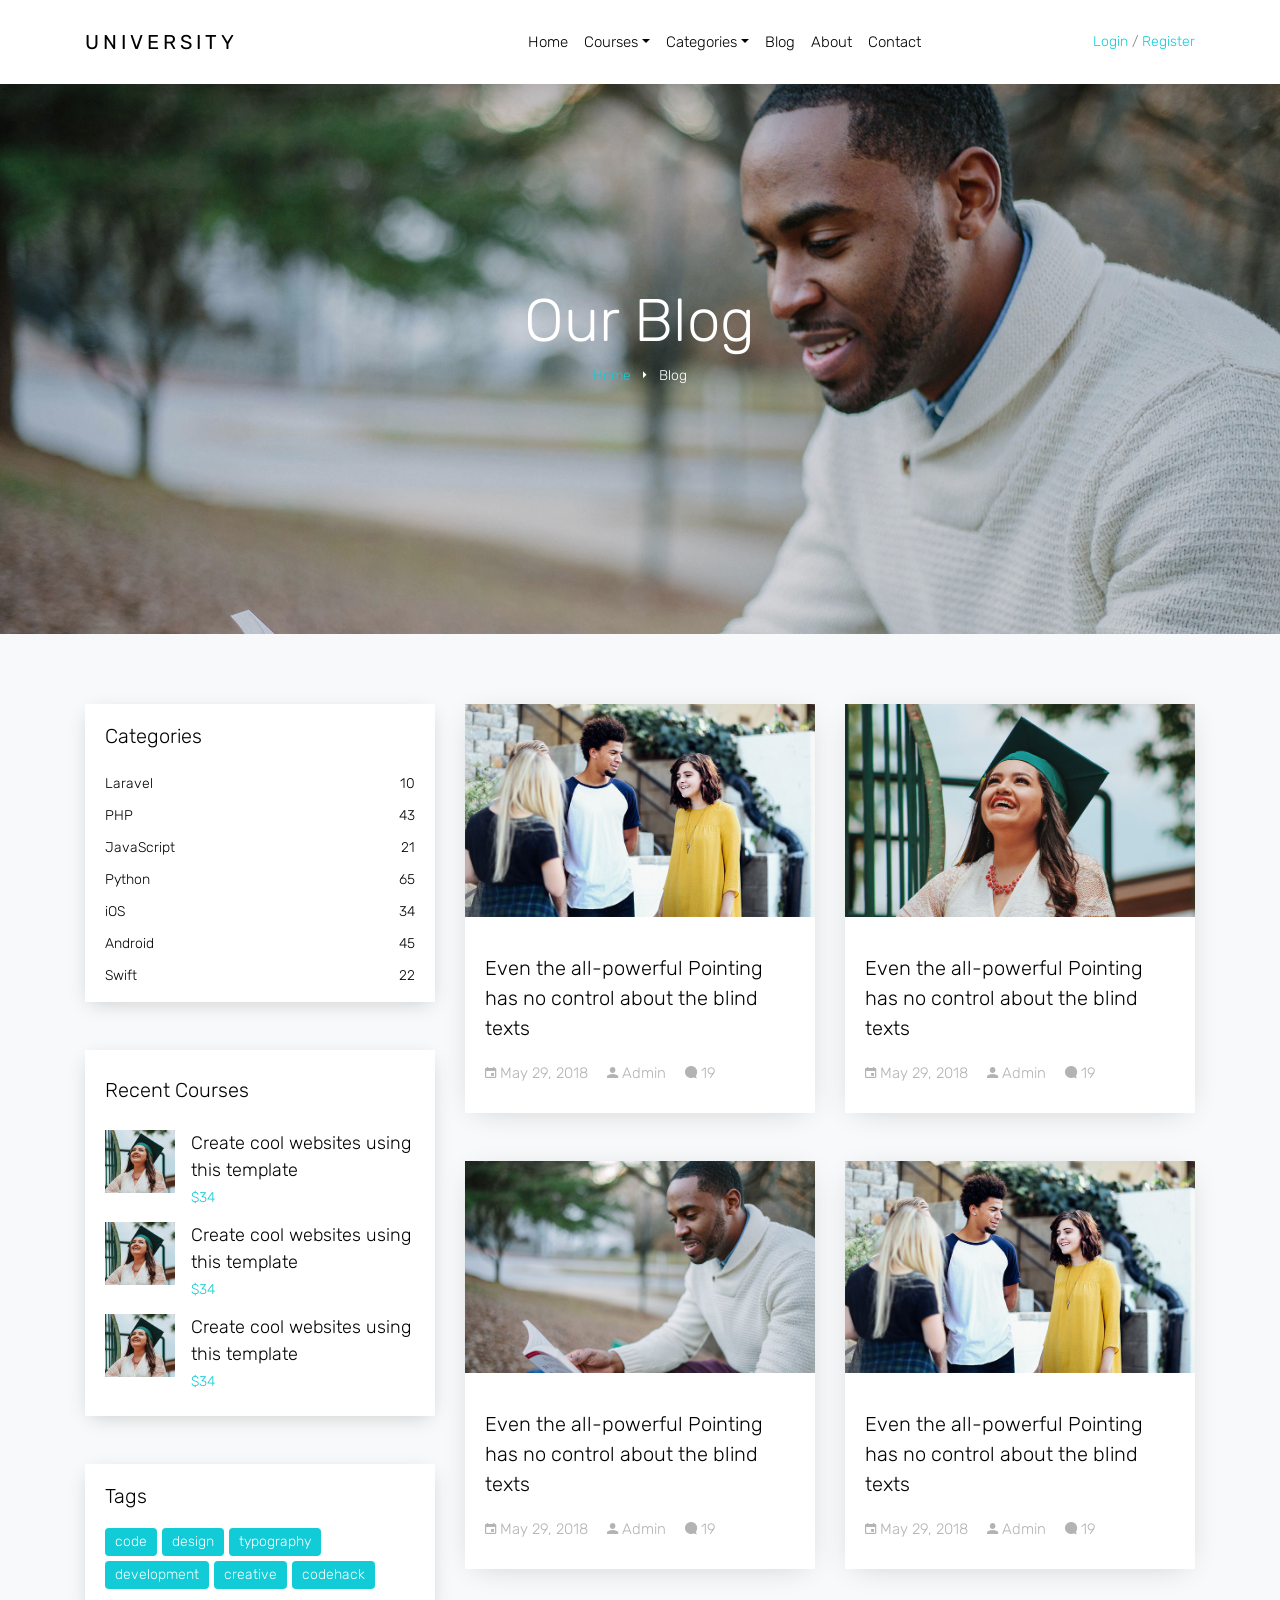
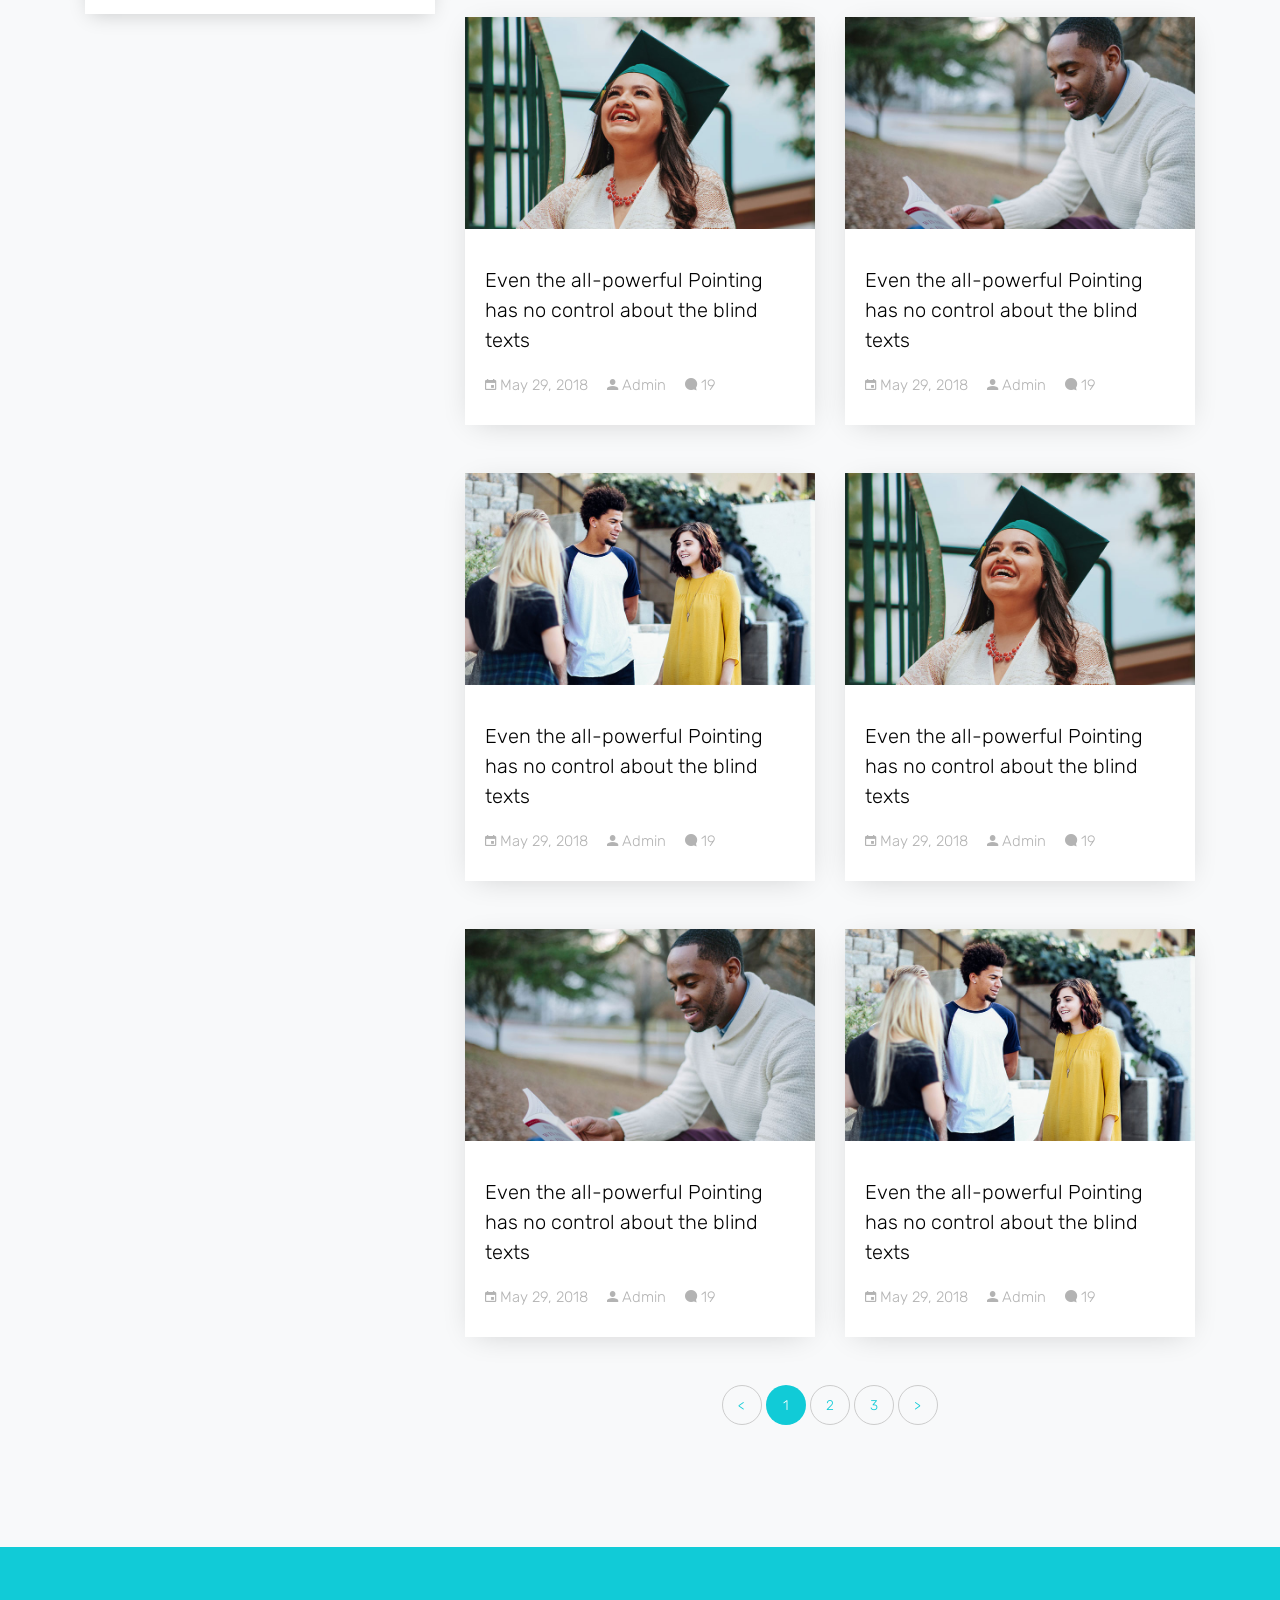
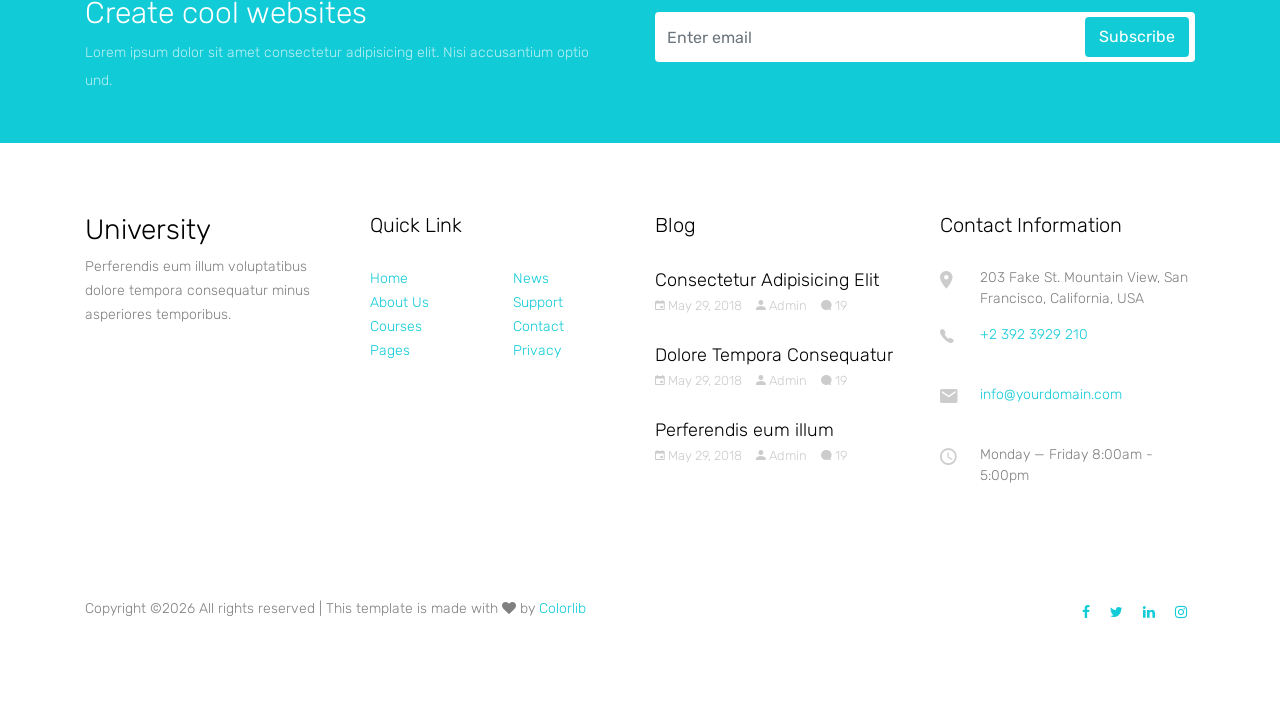
<file: blog.html>
<!doctype html>
<html lang="en">
  <head>
    <title>Free Education Template by Colorlib</title>
    <meta charset="utf-8">
    <meta name="viewport" content="width=device-width, initial-scale=1, shrink-to-fit=no">

    <link href="https://fonts.googleapis.com/css?family=Rubik:300,400,500" rel="stylesheet">

    <link rel="stylesheet" href="css/bootstrap.css">
    <link rel="stylesheet" href="css/animate.css">
    <link rel="stylesheet" href="css/owl.carousel.min.css">

    <link rel="stylesheet" href="fonts/ionicons/css/ionicons.min.css">
    <link rel="stylesheet" href="fonts/fontawesome/css/font-awesome.min.css">
    <link rel="stylesheet" href="fonts/flaticon/font/flaticon.css">

    <!-- Theme Style -->
    <link rel="stylesheet" href="css/style.css">
  </head>
  <body>
    
    <header role="banner">
     
      <nav class="navbar navbar-expand-lg navbar-light bg-light">
        <div class="container">
          <a class="navbar-brand absolute" href="index.html">University</a>
          <button class="navbar-toggler" type="button" data-toggle="collapse" data-target="#navbarsExample05" aria-controls="navbarsExample05" aria-expanded="false" aria-label="Toggle navigation">
            <span class="navbar-toggler-icon"></span>
          </button>

          <div class="collapse navbar-collapse navbar-light" id="navbarsExample05">
            <ul class="navbar-nav mx-auto">
              <li class="nav-item">
                <a class="nav-link active" href="index.html">Home</a>
              </li>
              <li class="nav-item dropdown">
                <a class="nav-link dropdown-toggle" href="courses.html" id="dropdown04" data-toggle="dropdown" aria-haspopup="true" aria-expanded="false">Courses</a>
                <div class="dropdown-menu" aria-labelledby="dropdown04">
                  <a class="dropdown-item" href="courses.html">HTML</a>
                  <a class="dropdown-item" href="courses.html">WordPress</a>
                  <a class="dropdown-item" href="courses.html">Laravel</a>
                  <a class="dropdown-item" href="courses.html">JavaScript</a>
                  <a class="dropdown-item" href="courses.html">Python</a>
                </div>

              </li>

              <li class="nav-item dropdown">
                <a class="nav-link dropdown-toggle" href="#" id="dropdown05" data-toggle="dropdown" aria-haspopup="true" aria-expanded="false">Categories</a>
                <div class="dropdown-menu" aria-labelledby="dropdown05">
                  <a class="dropdown-item" href="#">HTML</a>
                  <a class="dropdown-item" href="#">WordPress</a>
                  <a class="dropdown-item" href="#">Laravel</a>
                  <a class="dropdown-item" href="#">JavaScript</a>
                  <a class="dropdown-item" href="#">Python</a>
                </div>

              </li>
              <li class="nav-item">
                <a class="nav-link" href="blog.html">Blog</a>
              </li>
              <li class="nav-item">
                <a class="nav-link" href="about.html">About</a>
              </li>
              <li class="nav-item">
                <a class="nav-link" href="contact.html">Contact</a>
              </li>
            </ul>
            <ul class="navbar-nav absolute-right">
              <li>
                <a href="login.html">Login</a> / <a href="register.html">Register</a>
              </li>
            </ul>
            
          </div>
        </div>
      </nav>
    </header>
    <!-- END header -->

    <section class="site-hero site-sm-hero overlay" data-stellar-background-ratio="0.5" style="background-image: url(images/big_image_2.jpg);">
      <div class="container">
        <div class="row align-items-center justify-content-center site-hero-sm-inner">
          <div class="col-md-7 text-center">
  
            <div class="mb-5 element-animate">
              <h1 class="mb-2">Our Blog</h1>
              <p class="bcrumb"><a href="index.html">Home</a> <span class="sep ion-android-arrow-dropright px-2"></span>  <span class="current">Blog</span></p>
            </div>
            
          </div>
        </div>
      </div>
    </section>
    <!-- END section -->

    <div class="site-section bg-light">
      <div class="container">
        <div class="row">
          
          <div class="col-md-6 col-lg-8 order-md-2">
            <div class="row">
              <div class="col-md-12 col-lg-6 mb-5">
                <div class="block-20 ">
                  <figure>
                    <a href="blog-single.html"><img src="images/img_1.jpg" alt="" class="img-fluid"></a>
                  </figure>
                  <div class="text">
                    <h3 class="heading"><a href="#">Even the all-powerful Pointing has no control about the blind texts</a></h3>
                    <div class="meta">
                      <div><a href="#"><span class="ion-android-calendar"></span> May 29, 2018</a></div>
                      <div><a href="#"><span class="ion-android-person"></span> Admin</a></div>
                      <div><a href="#"><span class="ion-chatbubble"></span> 19</a></div>
                    </div>
                  </div>
                </div>
              </div>

              <div class="col-md-12 col-lg-6 mb-5">
                <div class="block-20 ">
                  <figure>
                    <a href="blog-single.html"><img src="images/img_2.jpg" alt="" class="img-fluid"></a>
                  </figure>
                  <div class="text">
                    <h3 class="heading"><a href="#">Even the all-powerful Pointing has no control about the blind texts</a></h3>
                    <div class="meta">
                      <div><a href="#"><span class="ion-android-calendar"></span> May 29, 2018</a></div>
                      <div><a href="#"><span class="ion-android-person"></span> Admin</a></div>
                      <div><a href="#"><span class="ion-chatbubble"></span> 19</a></div>
                    </div>
                  </div>
                </div>
              </div>

              <div class="col-md-12 col-lg-6 mb-5">
                <div class="block-20 ">
                  <figure>
                    <a href="blog-single.html"><img src="images/img_3.jpg" alt="" class="img-fluid"></a>
                  </figure>
                  <div class="text">
                    <h3 class="heading"><a href="#">Even the all-powerful Pointing has no control about the blind texts</a></h3>
                    <div class="meta">
                      <div><a href="#"><span class="ion-android-calendar"></span> May 29, 2018</a></div>
                      <div><a href="#"><span class="ion-android-person"></span> Admin</a></div>
                      <div><a href="#"><span class="ion-chatbubble"></span> 19</a></div>
                    </div>
                  </div>
                </div>
              </div>

              <div class="col-md-12 col-lg-6 mb-5">
                <div class="block-20 ">
                  <figure>
                    <a href="blog-single.html"><img src="images/img_1.jpg" alt="" class="img-fluid"></a>
                  </figure>
                  <div class="text">
                    <h3 class="heading"><a href="#">Even the all-powerful Pointing has no control about the blind texts</a></h3>
                    <div class="meta">
                      <div><a href="#"><span class="ion-android-calendar"></span> May 29, 2018</a></div>
                      <div><a href="#"><span class="ion-android-person"></span> Admin</a></div>
                      <div><a href="#"><span class="ion-chatbubble"></span> 19</a></div>
                    </div>
                  </div>
                </div>
              </div>

              <div class="col-md-12 col-lg-6 mb-5">
                <div class="block-20 ">
                  <figure>
                    <a href="blog-single.html"><img src="images/img_2.jpg" alt="" class="img-fluid"></a>
                  </figure>
                  <div class="text">
                    <h3 class="heading"><a href="#">Even the all-powerful Pointing has no control about the blind texts</a></h3>
                    <div class="meta">
                      <div><a href="#"><span class="ion-android-calendar"></span> May 29, 2018</a></div>
                      <div><a href="#"><span class="ion-android-person"></span> Admin</a></div>
                      <div><a href="#"><span class="ion-chatbubble"></span> 19</a></div>
                    </div>
                  </div>
                </div>
              </div>

              <div class="col-md-12 col-lg-6 mb-5">
                <div class="block-20 ">
                  <figure>
                    <a href="blog-single.html"><img src="images/img_3.jpg" alt="" class="img-fluid"></a>
                  </figure>
                  <div class="text">
                    <h3 class="heading"><a href="#">Even the all-powerful Pointing has no control about the blind texts</a></h3>
                    <div class="meta">
                      <div><a href="#"><span class="ion-android-calendar"></span> May 29, 2018</a></div>
                      <div><a href="#"><span class="ion-android-person"></span> Admin</a></div>
                      <div><a href="#"><span class="ion-chatbubble"></span> 19</a></div>
                    </div>
                  </div>
                </div>
              </div>

              <div class="col-md-12 col-lg-6 mb-5">
                <div class="block-20 ">
                  <figure>
                    <a href="blog-single.html"><img src="images/img_1.jpg" alt="" class="img-fluid"></a>
                  </figure>
                  <div class="text">
                    <h3 class="heading"><a href="#">Even the all-powerful Pointing has no control about the blind texts</a></h3>
                    <div class="meta">
                      <div><a href="#"><span class="ion-android-calendar"></span> May 29, 2018</a></div>
                      <div><a href="#"><span class="ion-android-person"></span> Admin</a></div>
                      <div><a href="#"><span class="ion-chatbubble"></span> 19</a></div>
                    </div>
                  </div>
                </div>
              </div>

              <div class="col-md-12 col-lg-6 mb-5">
                <div class="block-20 ">
                  <figure>
                    <a href="blog-single.html"><img src="images/img_2.jpg" alt="" class="img-fluid"></a>
                  </figure>
                  <div class="text">
                    <h3 class="heading"><a href="#">Even the all-powerful Pointing has no control about the blind texts</a></h3>
                    <div class="meta">
                      <div><a href="#"><span class="ion-android-calendar"></span> May 29, 2018</a></div>
                      <div><a href="#"><span class="ion-android-person"></span> Admin</a></div>
                      <div><a href="#"><span class="ion-chatbubble"></span> 19</a></div>
                    </div>
                  </div>
                </div>
              </div>

              <div class="col-md-12 col-lg-6 mb-5">
                <div class="block-20 ">
                  <figure>
                    <a href="#"><img src="images/img_3.jpg" alt="" class="img-fluid"></a>
                  </figure>
                  <div class="text">
                    <h3 class="heading"><a href="#">Even the all-powerful Pointing has no control about the blind texts</a></h3>
                    <div class="meta">
                      <div><a href="#"><span class="ion-android-calendar"></span> May 29, 2018</a></div>
                      <div><a href="#"><span class="ion-android-person"></span> Admin</a></div>
                      <div><a href="#"><span class="ion-chatbubble"></span> 19</a></div>
                    </div>
                  </div>
                </div>
              </div>

              <div class="col-md-12 col-lg-6 mb-5">
                <div class="block-20 ">
                  <figure>
                    <a href="#"><img src="images/img_1.jpg" alt="" class="img-fluid"></a>
                  </figure>
                  <div class="text">
                    <h3 class="heading"><a href="#">Even the all-powerful Pointing has no control about the blind texts</a></h3>
                    <div class="meta">
                      <div><a href="#"><span class="ion-android-calendar"></span> May 29, 2018</a></div>
                      <div><a href="#"><span class="ion-android-person"></span> Admin</a></div>
                      <div><a href="#"><span class="ion-chatbubble"></span> 19</a></div>
                    </div>
                  </div>
                </div>
              </div>
            </div>

            <div class="row mb-5">
              <div class="col-md-12 text-center">
                <div class="block-27">
                  <ul>
                    <li><a href="#">&lt;</a></li>
                    <li class="active"><span>1</span></li>
                    <li><a href="#">2</a></li>
                    <li><a href="#">3</a></li>
                    <li><a href="#">&gt;</a></li>
                  </ul>
                </div>
              </div>
            </div>
          </div>
          <!-- END content -->
          <div class="col-md-6 col-lg-4 order-md-1">

            <div class="block-24 mb-5">
              <h3 class="heading">Categories</h3>
              <ul>
                <li><a href="#">Laravel <span>10</span></a></li>
                <li><a href="#">PHP <span>43</span></a></li>
                <li><a href="#">JavaScript <span>21</span></a></li>
                <li><a href="#">Python <span>65</span></a></li>
                <li><a href="#">iOS <span>34</span></a></li>
                <li><a href="#">Android <span>45</span></a></li>
                <li><a href="#">Swift <span>22</span></a></li>
              </ul>
            </div>

            <div class="block-25 mb-5">
              <div class="heading">Recent Courses</div>
              <ul>
                <li>
                  <a href="#" class="d-flex">
                    <figure class="image mr-3">
                      <img src="images/img_2_b.jpg" alt="" class="img-fluid">
                    </figure>
                    <div class="text">
                      <h3 class="heading">Create cool websites using this template</h3>
                      <span class="meta">$34</span>
                    </div>
                  </a>
                </li>
                <li>
                  <a href="#" class="d-flex">
                    <figure class="image mr-3">
                      <img src="images/img_2_b.jpg" alt="" class="img-fluid">
                    </figure>
                    <div class="text">
                      <h3 class="heading">Create cool websites using this template</h3>
                      <span class="meta">$34</span>
                    </div>
                  </a>
                </li>
                <li>
                  <a href="#" class="d-flex">
                    <figure class="image mr-3">
                      <img src="images/img_2_b.jpg" alt="" class="img-fluid">
                    </figure>
                    <div class="text">
                      <h3 class="heading">Create cool websites using this template</h3>
                      <span class="meta">$34</span>
                    </div>
                  </a>
                </li>
              </ul>
            </div>

            <div class="block-26">
              <h3 class="heading">Tags</h3>
              <ul>
                <li><a href="#">code</a></li>
                <li><a href="#">design</a></li>
                <li><a href="#">typography</a></li>
                <li><a href="#">development</a></li>
                <li><a href="#">creative</a></li>
                <li><a href="#">codehack</a></li>
              </ul>
            </div>


          </div>
          <!-- END Sidebar -->
        </div>
      </div>
    </div>

    
    
    <div class="py-5 block-22">
      <div class="container">
        <div class="row align-items-center">
          <div class="col-md-6 mb-4 mb-md-0 pr-md-5">
            <h2 class="heading">Create cool websites</h2>
            <p>Lorem ipsum dolor sit amet consectetur adipisicing elit. Nisi accusantium optio und.</p>
          </div>
          <div class="col-md-6">
            <form action="#" class="subscribe">
              <div class="form-group">
                <input type="email" class="form-control email" placeholder="Enter email">
                <input type="submit" class="btn btn-primary submit" value="Subscribe">
              </div>
            </form>
          </div>
        </div>
      </div>
    </div>
  
    <footer class="site-footer">
      <div class="container">
        <div class="row mb-5">
          <div class="col-md-6 col-lg-3 mb-5 mb-lg-0">
            <h3>University</h3>
            <p>Perferendis eum illum voluptatibus dolore tempora consequatur minus asperiores temporibus.</p>
          </div>
          <div class="col-md-6 col-lg-3 mb-5 mb-lg-0">
            <h3 class="heading">Quick Link</h3>
            <div class="row">
              <div class="col-md-6">
                <ul class="list-unstyled">
                  <li><a href="#">Home</a></li>
                  <li><a href="#">About Us</a></li>
                  <li><a href="#">Courses</a></li>
                  <li><a href="#">Pages</a></li>
                </ul>
              </div>
              <div class="col-md-6">
                <ul class="list-unstyled">
                  <li><a href="#">News</a></li>
                  <li><a href="#">Support</a></li>
                  <li><a href="#">Contact</a></li>
                  <li><a href="#">Privacy</a></li>
                </ul>
              </div>
            </div>
          </div>
          <div class="col-md-6 col-lg-3 mb-5 mb-lg-0">
            <h3 class="heading">Blog</h3>
            <div class="block-21 d-flex mb-4">
              <div class="text">
                <h3 class="heading mb-0"><a href="#">Consectetur Adipisicing Elit</a></h3>
                <div class="meta">
                  <div><a href="#"><span class="ion-android-calendar"></span> May 29, 2018</a></div>
                  <div><a href="#"><span class="ion-android-person"></span> Admin</a></div>
                  <div><a href="#"><span class="ion-chatbubble"></span> 19</a></div>
                </div>
              </div>
            </div>  
            <div class="block-21 d-flex mb-4">
              <div class="text">
                <h3 class="heading mb-0"><a href="#">Dolore Tempora Consequatur</a></h3>
                <div class="meta">
                  <div><a href="#"><span class="ion-android-calendar"></span> May 29, 2018</a></div>
                  <div><a href="#"><span class="ion-android-person"></span> Admin</a></div>
                  <div><a href="#"><span class="ion-chatbubble"></span> 19</a></div>
                </div>
              </div>
            </div>  
            <div class="block-21 d-flex mb-4">
              <div class="text">
                <h3 class="heading mb-0"><a href="#">Perferendis eum illum</a></h3>
                <div class="meta">
                  <div><a href="#"><span class="ion-android-calendar"></span> May 29, 2018</a></div>
                  <div><a href="#"><span class="ion-android-person"></span> Admin</a></div>
                  <div><a href="#"><span class="ion-chatbubble"></span> 19</a></div>
                </div>
              </div>
            </div>  
          </div>
          <div class="col-md-6 col-lg-3 mb-5 mb-lg-0">
            <h3 class="heading">Contact Information</h3>
            <div class="block-23">
              <ul>
                <li><span class="icon ion-android-pin"></span><span class="text">203 Fake St. Mountain View, San Francisco, California, USA</span></li>
                <li><a href="#"><span class="icon ion-ios-telephone"></span><span class="text">+2 392 3929 210</span></a></li>
                <li><a href="#"><span class="icon ion-android-mail"></span><span class="text">info@yourdomain.com</span></a></li>
                <li><span class="icon ion-android-time"></span><span class="text">Monday &mdash; Friday 8:00am - 5:00pm</span></li>
              </ul>
            </div>
          </div>
        </div>
        <div class="row pt-5">
          <div class="col-md-12 text-center copyright">
            
            <p class="float-md-left"><!-- Link back to Colorlib can't be removed. Template is licensed under CC BY 3.0. -->
Copyright &copy;<script>document.write(new Date().getFullYear());</script> All rights reserved | This template is made with <i class="fa fa-heart" aria-hidden="true"></i> by <a href="https://colorlib.com" target="_blank" class="text-primary">Colorlib</a>
<!-- Link back to Colorlib can't be removed. Template is licensed under CC BY 3.0. --></p>
            <p class="float-md-right">
              <a href="#" class="fa fa-facebook p-2"></a>
              <a href="#" class="fa fa-twitter p-2"></a>
              <a href="#" class="fa fa-linkedin p-2"></a>
              <a href="#" class="fa fa-instagram p-2"></a>

            </p>
          </div>
        </div>
      </div>
    </footer>
    <!-- END footer -->
    
    <!-- loader -->
    <div id="loader" class="show fullscreen"><svg class="circular" width="48px" height="48px"><circle class="path-bg" cx="24" cy="24" r="22" fill="none" stroke-width="4" stroke="#eeeeee"/><circle class="path" cx="24" cy="24" r="22" fill="none" stroke-width="4" stroke-miterlimit="10" stroke="#f4b214"/></svg></div>

    <script src="js/jquery-3.2.1.min.js"></script>
    <script src="js/jquery-migrate-3.0.0.js"></script>
    <script src="js/popper.min.js"></script>
    <script src="js/bootstrap.min.js"></script>
    <script src="js/owl.carousel.min.js"></script>
    <script src="js/jquery.waypoints.min.js"></script>
    <script src="js/jquery.stellar.min.js"></script>
    <script src="js/jquery.animateNumber.min.js"></script>

    <script src="js/main.js"></script>
  </body>
</html>
</file>
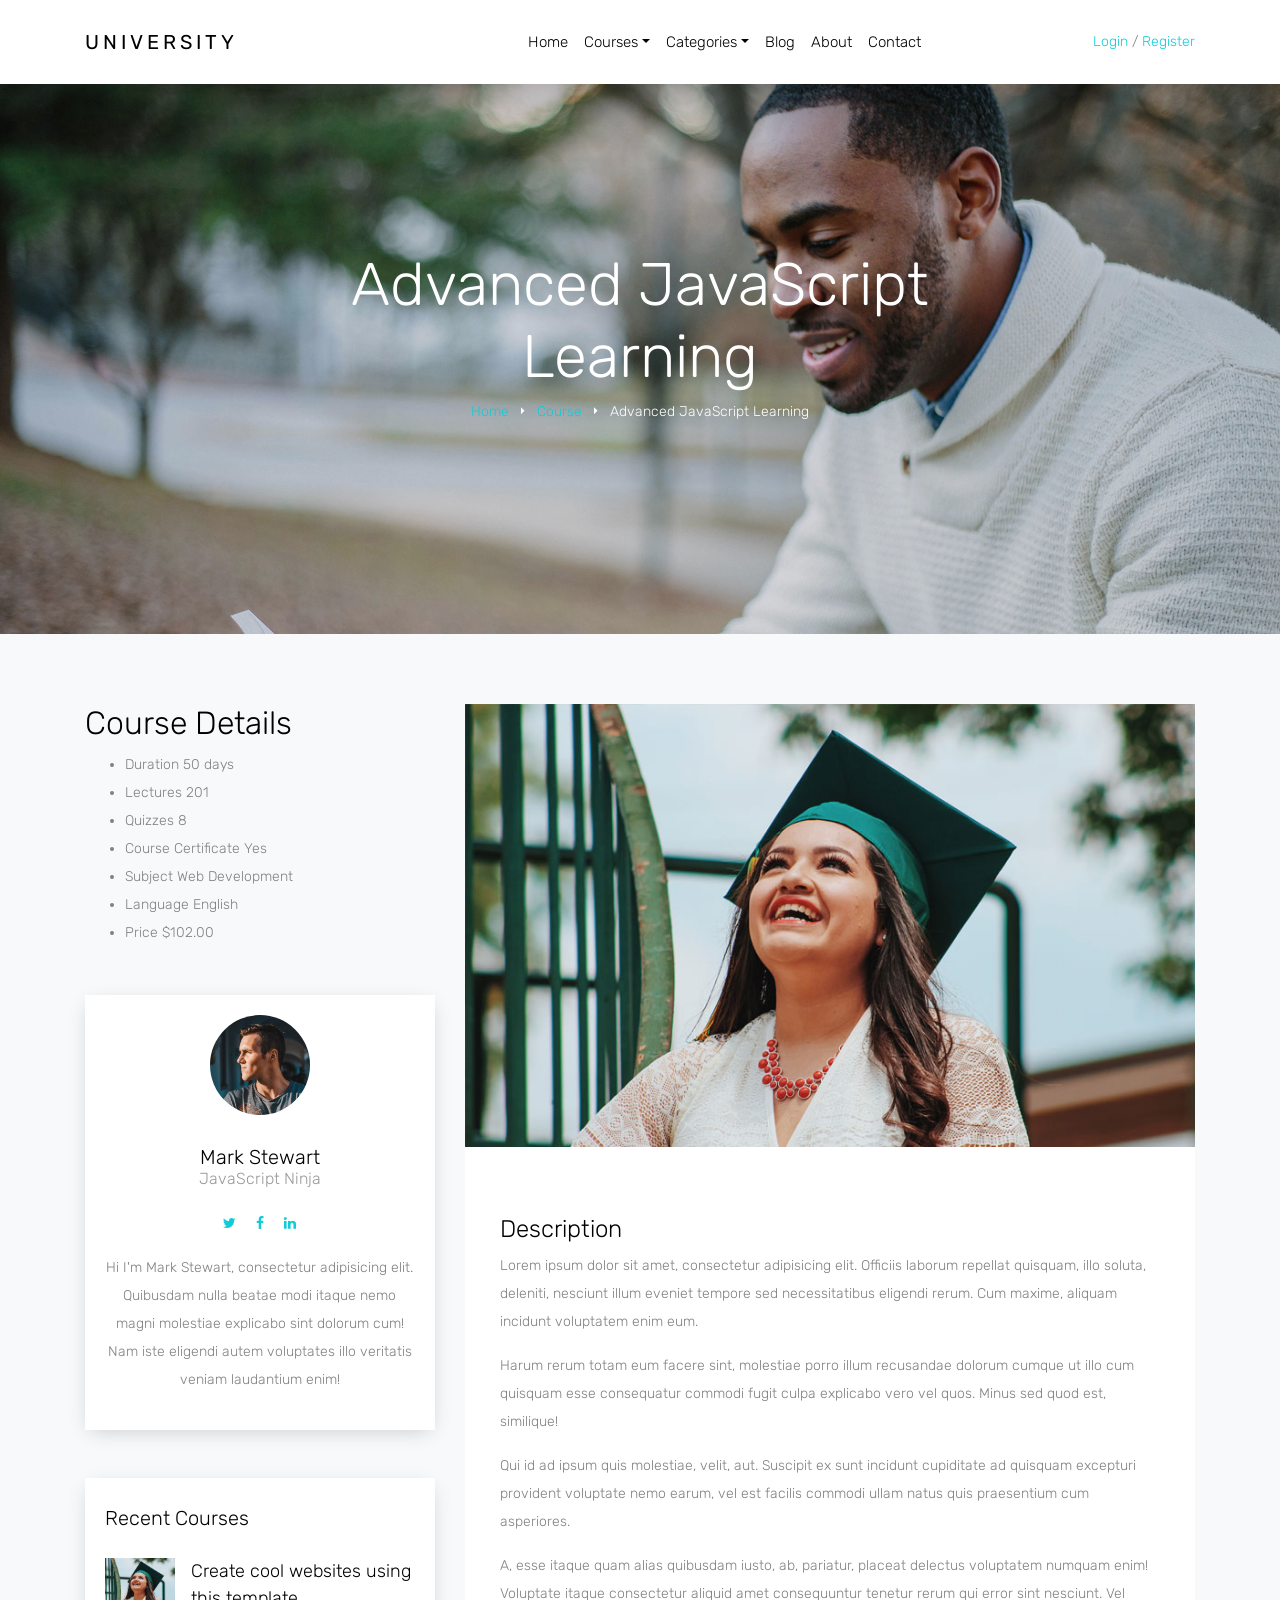
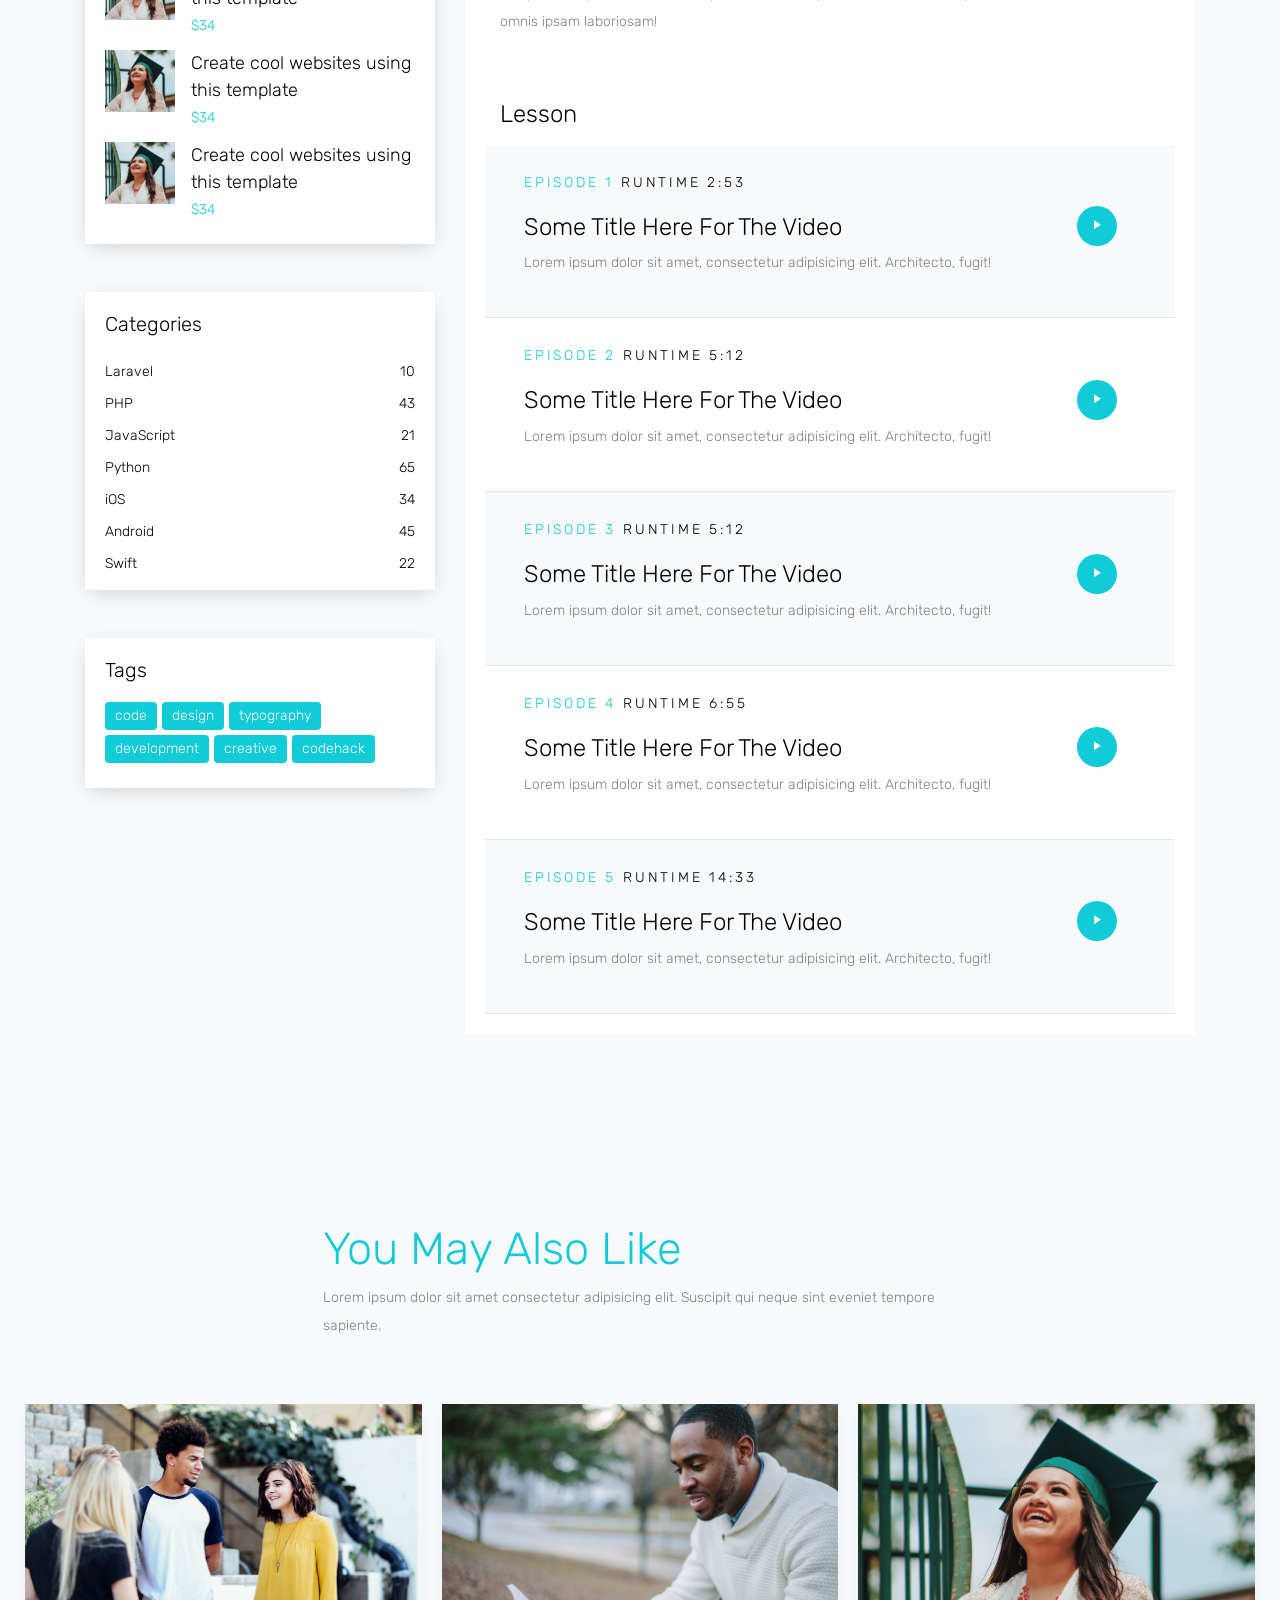
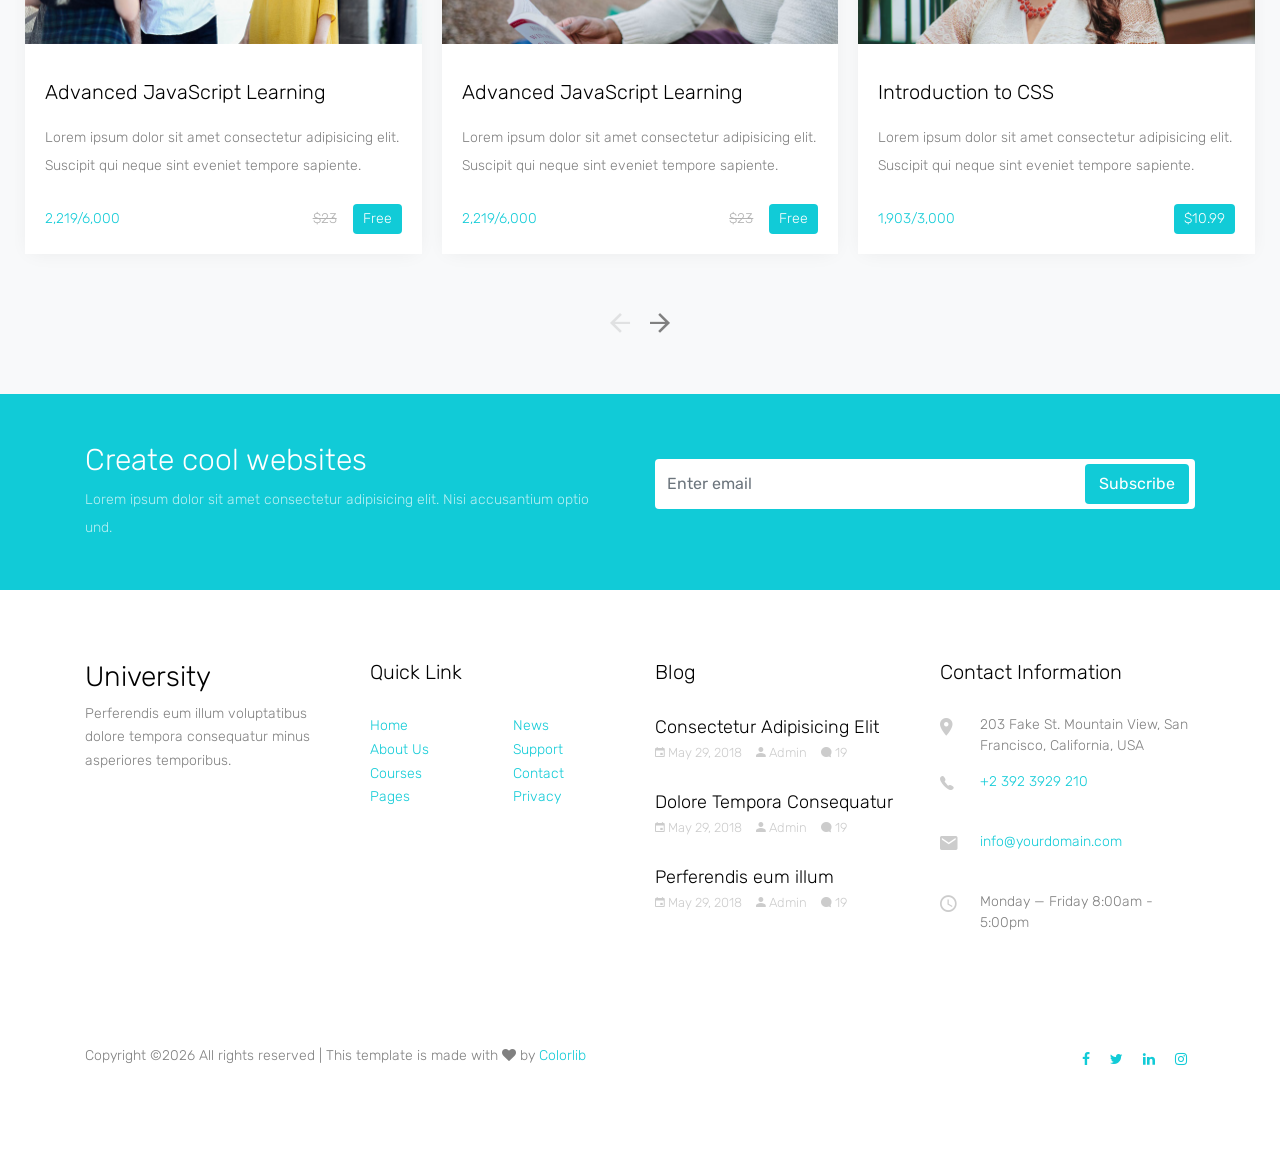
<file: course-single.html>
<!doctype html>
<html lang="en">
  <head>
    <title>Free Education Template by Colorlib</title>
    <meta charset="utf-8">
    <meta name="viewport" content="width=device-width, initial-scale=1, shrink-to-fit=no">

    <link href="https://fonts.googleapis.com/css?family=Rubik:300,400,500" rel="stylesheet">

    <link rel="stylesheet" href="css/bootstrap.css">
    <link rel="stylesheet" href="css/animate.css">
    <link rel="stylesheet" href="css/owl.carousel.min.css">

    <link rel="stylesheet" href="fonts/ionicons/css/ionicons.min.css">
    <link rel="stylesheet" href="fonts/fontawesome/css/font-awesome.min.css">
    <link rel="stylesheet" href="fonts/flaticon/font/flaticon.css">

    <!-- Theme Style -->
    <link rel="stylesheet" href="css/style.css">
  </head>
  <body>
    
    <header role="banner">
     
      <nav class="navbar navbar-expand-lg navbar-light bg-light">
        <div class="container">
          <a class="navbar-brand absolute" href="index.html">University</a>
          <button class="navbar-toggler" type="button" data-toggle="collapse" data-target="#navbarsExample05" aria-controls="navbarsExample05" aria-expanded="false" aria-label="Toggle navigation">
            <span class="navbar-toggler-icon"></span>
          </button>

          <div class="collapse navbar-collapse navbar-light" id="navbarsExample05">
            <ul class="navbar-nav mx-auto">
              <li class="nav-item">
                <a class="nav-link active" href="index.html">Home</a>
              </li>
              <li class="nav-item dropdown">
                <a class="nav-link dropdown-toggle" href="courses.html" id="dropdown04" data-toggle="dropdown" aria-haspopup="true" aria-expanded="false">Courses</a>
                <div class="dropdown-menu" aria-labelledby="dropdown04">
                  <a class="dropdown-item" href="courses.html">HTML</a>
                  <a class="dropdown-item" href="courses.html">WordPress</a>
                  <a class="dropdown-item" href="courses.html">Laravel</a>
                  <a class="dropdown-item" href="courses.html">JavaScript</a>
                  <a class="dropdown-item" href="courses.html">Python</a>
                </div>

              </li>

              <li class="nav-item dropdown">
                <a class="nav-link dropdown-toggle" href="#" id="dropdown05" data-toggle="dropdown" aria-haspopup="true" aria-expanded="false">Categories</a>
                <div class="dropdown-menu" aria-labelledby="dropdown05">
                  <a class="dropdown-item" href="#">HTML</a>
                  <a class="dropdown-item" href="#">WordPress</a>
                  <a class="dropdown-item" href="#">Laravel</a>
                  <a class="dropdown-item" href="#">JavaScript</a>
                  <a class="dropdown-item" href="#">Python</a>
                </div>

              </li>
              <li class="nav-item">
                <a class="nav-link" href="blog.html">Blog</a>
              </li>
              <li class="nav-item">
                <a class="nav-link" href="about.html">About</a>
              </li>
              <li class="nav-item">
                <a class="nav-link" href="contact.html">Contact</a>
              </li>
            </ul>
            <ul class="navbar-nav absolute-right">
              <li>
                <a href="login.html">Login</a> / <a href="register.html">Register</a>
              </li>
            </ul>
            
          </div>
        </div>
      </nav>
    </header>
    <!-- END header -->

    <section class="site-hero site-sm-hero overlay" data-stellar-background-ratio="0.5" style="background-image: url(images/big_image_2.jpg);">
      <div class="container">
        <div class="row align-items-center justify-content-center site-hero-sm-inner">
          <div class="col-md-7 text-center">
  
            <div class="mb-5 element-animate">
              <h1 class="mb-2">Advanced JavaScript Learning</h1>
              <p class="bcrumb"><a href="index.html">Home</a> <span class="sep ion-android-arrow-dropright px-2"></span> <a href="courses.html">Course</a> <span class="sep ion-android-arrow-dropright px-2"></span>  <span class="current">Advanced JavaScript Learning</span></p>
            </div>
            
          </div>
        </div>
      </div>
    </section>
    <!-- END section -->

    <div class="site-section bg-light element-animate">
      <div class="container">
        
        <div class="row">
          
          <div class="col-md-6 col-lg-8 order-md-2 mb-5">
            <div class="row">
              <div class="col-md-12">
                <img src="images/img_2.jpg" alt="" class="img-fluid"> 
              </div>  
            </div>
            
            <section class="episodes">
              <div class="container">
                <div class="row mb-5">
                  <div class="col-md-12 pt-5">
                    <h2>Description</h2>
                    <p>Lorem ipsum dolor sit amet, consectetur adipisicing elit. Officiis laborum repellat quisquam, illo soluta, deleniti, nesciunt illum eveniet tempore sed necessitatibus eligendi rerum. Cum maxime, aliquam incidunt voluptatem enim eum.</p>
                    <p>Harum rerum totam eum facere sint, molestiae porro illum recusandae dolorum cumque ut illo cum quisquam esse consequatur commodi fugit culpa explicabo vero vel quos. Minus sed quod est, similique!</p>
                    <p>Qui id ad ipsum quis molestiae, velit, aut. Suscipit ex sunt incidunt cupiditate ad quisquam excepturi provident voluptate nemo earum, vel est facilis commodi ullam natus quis praesentium cum asperiores.</p>
                    <p>A, esse itaque quam alias quibusdam iusto, ab, pariatur, placeat delectus voluptatem numquam enim! Voluptate itaque consectetur aliquid amet consequuntur tenetur rerum qui error sint nesciunt. Vel omnis ipsam laboriosam!</p>
                  </div>
                </div>
              </div>
      <div class="container">
        <div class="row">
          <div class="col-md-12 mb-2">
            <h2>Lesson</h2>
          </div>
        </div>
        <div class="row bg-light align-items-center p-4 episode">
          <div class="col-md-10">
            <p class="meta">Episode 1 <a href="#">Runtime 2:53</a></p>
            <h2><a href="#">Some Title Here For The Video</a></h2>
            <p>Lorem ipsum dolor sit amet, consectetur adipisicing elit. Architecto, fugit!</p>
          </div>
          <div class="col-md-2 text-center">
            <a href="#" class="play"><span class="ion-ios-play"></span></a>
          </div>
        </div>

        <div class="row align-items-center p-4 episode">
          <div class="col-md-10">
            <p class="meta">Episode 2 <a href="#">Runtime 5:12</a></p>
            <h2><a href="#">Some Title Here For The Video</a></h2>
            <p>Lorem ipsum dolor sit amet, consectetur adipisicing elit. Architecto, fugit!</p>
          </div>
          <div class="col-md-2 text-center">
            <a href="#" class="play"><span class="ion-ios-play"></span></a>
          </div>
        </div>

        <div class="row bg-light align-items-center p-4 episode">
          <div class="col-md-10">
            <p class="meta">Episode 3 <a href="#">Runtime 5:12</a></p>
            <h2><a href="#">Some Title Here For The Video</a></h2>
            <p>Lorem ipsum dolor sit amet, consectetur adipisicing elit. Architecto, fugit!</p>
          </div>
          <div class="col-md-2 text-center">
            <a href="#" class="play"><span class="ion-ios-play"></span></a>
          </div>
        </div>

        <div class="row align-items-center p-4 episode">
          <div class="col-md-10">
            <p class="meta">Episode 4 <a href="#">Runtime 6:55</a></p>
            <h2><a href="#">Some Title Here For The Video</a></h2>
            <p>Lorem ipsum dolor sit amet, consectetur adipisicing elit. Architecto, fugit!</p>
          </div>
          <div class="col-md-2 text-center">
            <a href="#" class="play"><span class="ion-ios-play"></span></a>
          </div>
        </div>

        <div class="row bg-light align-items-center p-4 episode">
          <div class="col-md-10">
            <p class="meta">Episode 5 <a href="#">Runtime 14:33</a></p>
            <h2><a href="#">Some Title Here For The Video</a></h2>
            <p>Lorem ipsum dolor sit amet, consectetur adipisicing elit. Architecto, fugit!</p>
          </div>
          <div class="col-md-2 text-center">
            <a href="#" class="play"><span class="ion-ios-play"></span></a>
          </div>
        </div>
      </div>
    </section>
          </div>
          <!-- END content -->
          <div class="col-md-6 col-lg-4 order-md-1">
            
            <div class="block-29 mb-5">
              <h2 class="heading">Course Details</h2>
              <ul>
                <li><span class="text-1">Duration</span> <span class="text-2">50 days</span></li>
                <li><span class="text-1">Lectures</span> <span class="text-2">201</span></li>
                <li><span class="text-1">Quizzes</span> <span class="text-2">8</span></li>
                <li><span class="text-1">Course Certificate</span> <span class="text-2">Yes</span></li>
                <li><span class="text-1">Subject</span> <span class="text-2">Web Development</span></li>
                <li><span class="text-1">Language</span> <span class="text-2">English</span></li>
                <li><span class="text-1">Price</span> <span class="text-2">$102.00</span></li>
              </ul>
            </div>

            <div class="block-28 text-center mb-5">
              <figure>
                <img src="images/person_3.jpg" alt="" class="img-fluid">
              </figure>
              <h2 class="heading">Mark Stewart</h2>
              <h3 class="subheading">JavaScript Ninja</h3>
              <p>
                <a href="#" class="fa fa-twitter p-2"></a>
                <a href="#" class="fa fa-facebook p-2"></a>
                <a href="#" class="fa fa-linkedin p-2"></a>
              </p>
              <p>Hi I'm Mark Stewart, consectetur adipisicing elit. Quibusdam nulla beatae modi itaque nemo magni molestiae explicabo sint dolorum cum! Nam iste eligendi autem voluptates illo veritatis veniam laudantium enim!</p>
              
            </div>

            <div class="block-25 mb-5">
              <div class="heading">Recent Courses</div>
              <ul>
                <li>
                  <a href="#" class="d-flex">
                    <figure class="image mr-3">
                      <img src="images/img_2_b.jpg" alt="" class="img-fluid">
                    </figure>
                    <div class="text">
                      <h3 class="heading">Create cool websites using this template</h3>
                      <span class="meta">$34</span>
                    </div>
                  </a>
                </li>
                <li>
                  <a href="#" class="d-flex">
                    <figure class="image mr-3">
                      <img src="images/img_2_b.jpg" alt="" class="img-fluid">
                    </figure>
                    <div class="text">
                      <h3 class="heading">Create cool websites using this template</h3>
                      <span class="meta">$34</span>
                    </div>
                  </a>
                </li>
                <li>
                  <a href="#" class="d-flex">
                    <figure class="image mr-3">
                      <img src="images/img_2_b.jpg" alt="" class="img-fluid">
                    </figure>
                    <div class="text">
                      <h3 class="heading">Create cool websites using this template</h3>
                      <span class="meta">$34</span>
                    </div>
                  </a>
                </li>
              </ul>
            </div>


            <div class="block-24 mb-5">
              <h3 class="heading">Categories</h3>
              <ul>
                <li><a href="#">Laravel <span>10</span></a></li>
                <li><a href="#">PHP <span>43</span></a></li>
                <li><a href="#">JavaScript <span>21</span></a></li>
                <li><a href="#">Python <span>65</span></a></li>
                <li><a href="#">iOS <span>34</span></a></li>
                <li><a href="#">Android <span>45</span></a></li>
                <li><a href="#">Swift <span>22</span></a></li>
              </ul>
            </div>

            
            <div class="block-26">
              <h3 class="heading">Tags</h3>
              <ul>
                <li><a href="#">code</a></li>
                <li><a href="#">design</a></li>
                <li><a href="#">typography</a></li>
                <li><a href="#">development</a></li>
                <li><a href="#">creative</a></li>
                <li><a href="#">codehack</a></li>
              </ul>
            </div>


          </div>
          <!-- END Sidebar -->
        </div>
      </div>
    </div>

    <div class="site-section bg-light">
      <div class="container">
        <div class="row justify-content-center mb-5 element-animate">
          <div class="col-md-7 text-left section-heading">
            <h2 class="text-primary heading">You May Also Like</h2>
            <p>Lorem ipsum dolor sit amet consectetur adipisicing elit. Suscipit qui neque sint eveniet tempore sapiente.</p>
          </div>
        </div>
      </div>
      <div class="container-fluid block-11 element-animate">
        <div class="nonloop-block-11 owl-carousel">
          <div class="item">
            <div class="block-19">
                <figure>
                  <img src="images/img_1.jpg" alt="Image" class="img-fluid">
                </figure>
                <div class="text">
                  <h2 class="heading"><a href="#">Advanced JavaScript Learning</a></h2>
                  <p class="mb-4">Lorem ipsum dolor sit amet consectetur adipisicing elit. Suscipit qui neque sint eveniet tempore sapiente.</p>
                  <div class="meta d-flex align-items-center">
                    <div class="number">
                      <span>2,219/6,000</span>
                    </div>
                    <div class="price text-right"><del class="mr-3">$23</del><span>Free</span></div>
                  </div>
                </div>
              </div>
          </div>

          <div class="item">
            <div class="block-19">
                <figure>
                  <img src="images/img_3.jpg" alt="Image" class="img-fluid">
                </figure>
                <div class="text">
                  <h2 class="heading"><a href="#">Advanced JavaScript Learning</a></h2>
                  <p class="mb-4">Lorem ipsum dolor sit amet consectetur adipisicing elit. Suscipit qui neque sint eveniet tempore sapiente.</p>
                  <div class="meta d-flex align-items-center">
                    <div class="number">
                      <span>2,219/6,000</span>
                    </div>
                    <div class="price text-right"><del class="mr-3">$23</del><span>Free</span></div>
                  </div>
                </div>
              </div>
          </div>

          <div class="item">
            <div class="block-19">
              <figure>
                <img src="images/img_2.jpg" alt="Image" class="img-fluid">
              </figure>
              <div class="text">
                <h2 class="heading"><a href="#">Introduction to CSS</a></h2>
                <p class="mb-4">Lorem ipsum dolor sit amet consectetur adipisicing elit. Suscipit qui neque sint eveniet tempore sapiente.</p>
                <div class="meta d-flex align-items-center">
                  <div class="number">
                    <span>1,903/3,000</span>
                  </div>
                  <div class="price text-right"><span>$10.99</span></div>
                </div>
              </div>
            </div>
          </div>

          <div class="item">
            <div class="block-19">
              <figure>
                <img src="images/img_1.jpg" alt="Image" class="img-fluid">
              </figure>
              <div class="text">
                <h2 class="heading"><a href="#">Design &amp; Develop</a></h2>
                <p class="mb-4">Lorem ipsum dolor sit amet consectetur adipisicing elit. Suscipit qui neque sint eveniet tempore sapiente.</p>
                <div class="meta d-flex align-items-center">
                  <div class="number">
                    <span>23/100</span>
                  </div>
                  <div class="price text-right"><del class="mr-3">$23</del><span>Free</span></div>
                </div>
              </div>
            </div>
          </div>

          <div class="item">
            <div class="block-19">
                <figure>
                  <img src="images/img_1.jpg" alt="Image" class="img-fluid">
                </figure>
                <div class="text">
                  <h2 class="heading"><a href="#">Advanced JavaScript Learning</a></h2>
                  <p class="mb-4">Lorem ipsum dolor sit amet consectetur adipisicing elit. Suscipit qui neque sint eveniet tempore sapiente.</p>
                  <div class="meta d-flex align-items-center">
                    <div class="number">
                      <span>2,219/6,000</span>
                    </div>
                    <div class="price text-right"><del class="mr-3">$23</del><span>Free</span></div>
                  </div>
                </div>
              </div>
          </div>

          <div class="item">
            <div class="block-19">
                <figure>
                  <img src="images/img_3.jpg" alt="Image" class="img-fluid">
                </figure>
                <div class="text">
                  <h2 class="heading"><a href="#">Advanced JavaScript Learning</a></h2>
                  <p class="mb-4">Lorem ipsum dolor sit amet consectetur adipisicing elit. Suscipit qui neque sint eveniet tempore sapiente.</p>
                  <div class="meta d-flex align-items-center">
                    <div class="number">
                      <span>2,219/6,000</span>
                    </div>
                    <div class="price text-right"><del class="mr-3">$23</del><span>Free</span></div>
                  </div>
                </div>
              </div>
          </div>

          <div class="item">
            <div class="block-19">
              <figure>
                <img src="images/img_2.jpg" alt="Image" class="img-fluid">
              </figure>
              <div class="text">
                <h2 class="heading"><a href="#">Introduction to CSS</a></h2>
                <p class="mb-4">Lorem ipsum dolor sit amet consectetur adipisicing elit. Suscipit qui neque sint eveniet tempore sapiente.</p>
                <div class="meta d-flex align-items-center">
                  <div class="number">
                    <span>1,903/3,000</span>
                  </div>
                  <div class="price text-right"><span>$10.99</span></div>
                </div>
              </div>
            </div>
          </div>

          <div class="item">
            <div class="block-19">
              <figure>
                <img src="images/img_1.jpg" alt="Image" class="img-fluid">
              </figure>
              <div class="text">
                <h2 class="heading"><a href="#">Design &amp; Develop</a></h2>
                <p class="mb-4">Lorem ipsum dolor sit amet consectetur adipisicing elit. Suscipit qui neque sint eveniet tempore sapiente.</p>
                <div class="meta d-flex align-items-center">
                  <div class="number">
                    <span>23/100</span>
                  </div>
                  <div class="price text-right"><del class="mr-3">$23</del><span>Free</span></div>
                </div>
              </div>
            </div>
          </div>
          
        </div>
      </div>

      
    </div>
    <!-- END section -->

    
    
    <div class="py-5 block-22">
      <div class="container">
        <div class="row align-items-center">
          <div class="col-md-6 mb-4 mb-md-0 pr-md-5">
            <h2 class="heading">Create cool websites</h2>
            <p>Lorem ipsum dolor sit amet consectetur adipisicing elit. Nisi accusantium optio und.</p>
          </div>
          <div class="col-md-6">
            <form action="#" class="subscribe">
              <div class="form-group">
                <input type="email" class="form-control email" placeholder="Enter email">
                <input type="submit" class="btn btn-primary submit" value="Subscribe">
              </div>
            </form>
          </div>
        </div>
      </div>
    </div>
  
    <footer class="site-footer">
      <div class="container">
        <div class="row mb-5">
          <div class="col-md-6 col-lg-3 mb-5 mb-lg-0">
            <h3>University</h3>
            <p>Perferendis eum illum voluptatibus dolore tempora consequatur minus asperiores temporibus.</p>
          </div>
          <div class="col-md-6 col-lg-3 mb-5 mb-lg-0">
            <h3 class="heading">Quick Link</h3>
            <div class="row">
              <div class="col-md-6">
                <ul class="list-unstyled">
                  <li><a href="#">Home</a></li>
                  <li><a href="#">About Us</a></li>
                  <li><a href="#">Courses</a></li>
                  <li><a href="#">Pages</a></li>
                </ul>
              </div>
              <div class="col-md-6">
                <ul class="list-unstyled">
                  <li><a href="#">News</a></li>
                  <li><a href="#">Support</a></li>
                  <li><a href="#">Contact</a></li>
                  <li><a href="#">Privacy</a></li>
                </ul>
              </div>
            </div>
          </div>
          <div class="col-md-6 col-lg-3 mb-5 mb-lg-0">
            <h3 class="heading">Blog</h3>
            <div class="block-21 d-flex mb-4">
              <div class="text">
                <h3 class="heading mb-0"><a href="#">Consectetur Adipisicing Elit</a></h3>
                <div class="meta">
                  <div><a href="#"><span class="ion-android-calendar"></span> May 29, 2018</a></div>
                  <div><a href="#"><span class="ion-android-person"></span> Admin</a></div>
                  <div><a href="#"><span class="ion-chatbubble"></span> 19</a></div>
                </div>
              </div>
            </div>  
            <div class="block-21 d-flex mb-4">
              <div class="text">
                <h3 class="heading mb-0"><a href="#">Dolore Tempora Consequatur</a></h3>
                <div class="meta">
                  <div><a href="#"><span class="ion-android-calendar"></span> May 29, 2018</a></div>
                  <div><a href="#"><span class="ion-android-person"></span> Admin</a></div>
                  <div><a href="#"><span class="ion-chatbubble"></span> 19</a></div>
                </div>
              </div>
            </div>  
            <div class="block-21 d-flex mb-4">
              <div class="text">
                <h3 class="heading mb-0"><a href="#">Perferendis eum illum</a></h3>
                <div class="meta">
                  <div><a href="#"><span class="ion-android-calendar"></span> May 29, 2018</a></div>
                  <div><a href="#"><span class="ion-android-person"></span> Admin</a></div>
                  <div><a href="#"><span class="ion-chatbubble"></span> 19</a></div>
                </div>
              </div>
            </div>  
          </div>
          <div class="col-md-6 col-lg-3 mb-5 mb-lg-0">
            <h3 class="heading">Contact Information</h3>
            <div class="block-23">
              <ul>
                <li><span class="icon ion-android-pin"></span><span class="text">203 Fake St. Mountain View, San Francisco, California, USA</span></li>
                <li><a href="#"><span class="icon ion-ios-telephone"></span><span class="text">+2 392 3929 210</span></a></li>
                <li><a href="#"><span class="icon ion-android-mail"></span><span class="text">info@yourdomain.com</span></a></li>
                <li><span class="icon ion-android-time"></span><span class="text">Monday &mdash; Friday 8:00am - 5:00pm</span></li>
              </ul>
            </div>
          </div>
        </div>
        <div class="row pt-5">
          <div class="col-md-12 text-center copyright">
            
            <p class="float-md-left"><!-- Link back to Colorlib can't be removed. Template is licensed under CC BY 3.0. -->
Copyright &copy;<script>document.write(new Date().getFullYear());</script> All rights reserved | This template is made with <i class="fa fa-heart" aria-hidden="true"></i> by <a href="https://colorlib.com" target="_blank" class="text-primary">Colorlib</a>
<!-- Link back to Colorlib can't be removed. Template is licensed under CC BY 3.0. --></p>
            <p class="float-md-right">
              <a href="#" class="fa fa-facebook p-2"></a>
              <a href="#" class="fa fa-twitter p-2"></a>
              <a href="#" class="fa fa-linkedin p-2"></a>
              <a href="#" class="fa fa-instagram p-2"></a>

            </p>
          </div>
        </div>
      </div>
    </footer>
    <!-- END footer -->
    
    <!-- loader -->
    <div id="loader" class="show fullscreen"><svg class="circular" width="48px" height="48px"><circle class="path-bg" cx="24" cy="24" r="22" fill="none" stroke-width="4" stroke="#eeeeee"/><circle class="path" cx="24" cy="24" r="22" fill="none" stroke-width="4" stroke-miterlimit="10" stroke="#f4b214"/></svg></div>

    <script src="js/jquery-3.2.1.min.js"></script>
    <script src="js/jquery-migrate-3.0.0.js"></script>
    <script src="js/popper.min.js"></script>
    <script src="js/bootstrap.min.js"></script>
    <script src="js/owl.carousel.min.js"></script>
    <script src="js/jquery.waypoints.min.js"></script>
    <script src="js/jquery.stellar.min.js"></script>
    <script src="js/jquery.animateNumber.min.js"></script>

    <script src="js/main.js"></script>
  </body>
</html>
</file>
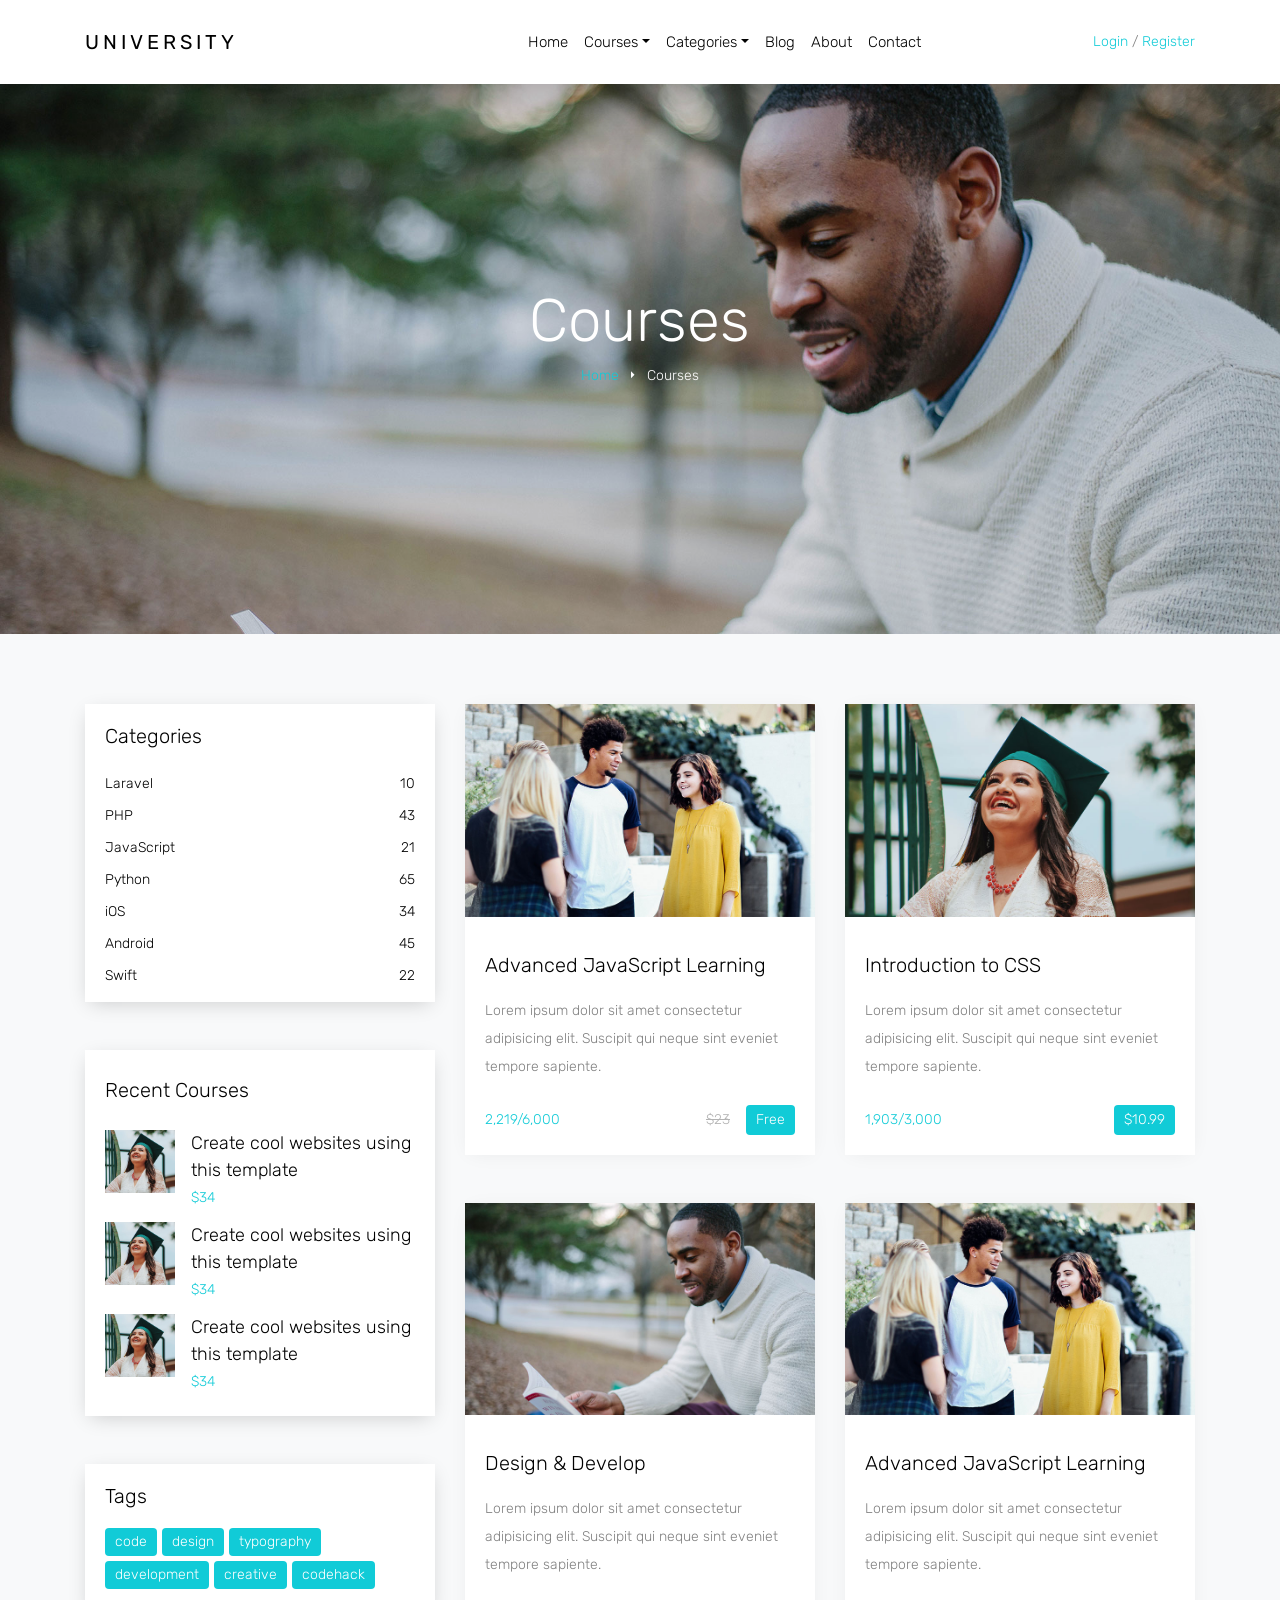
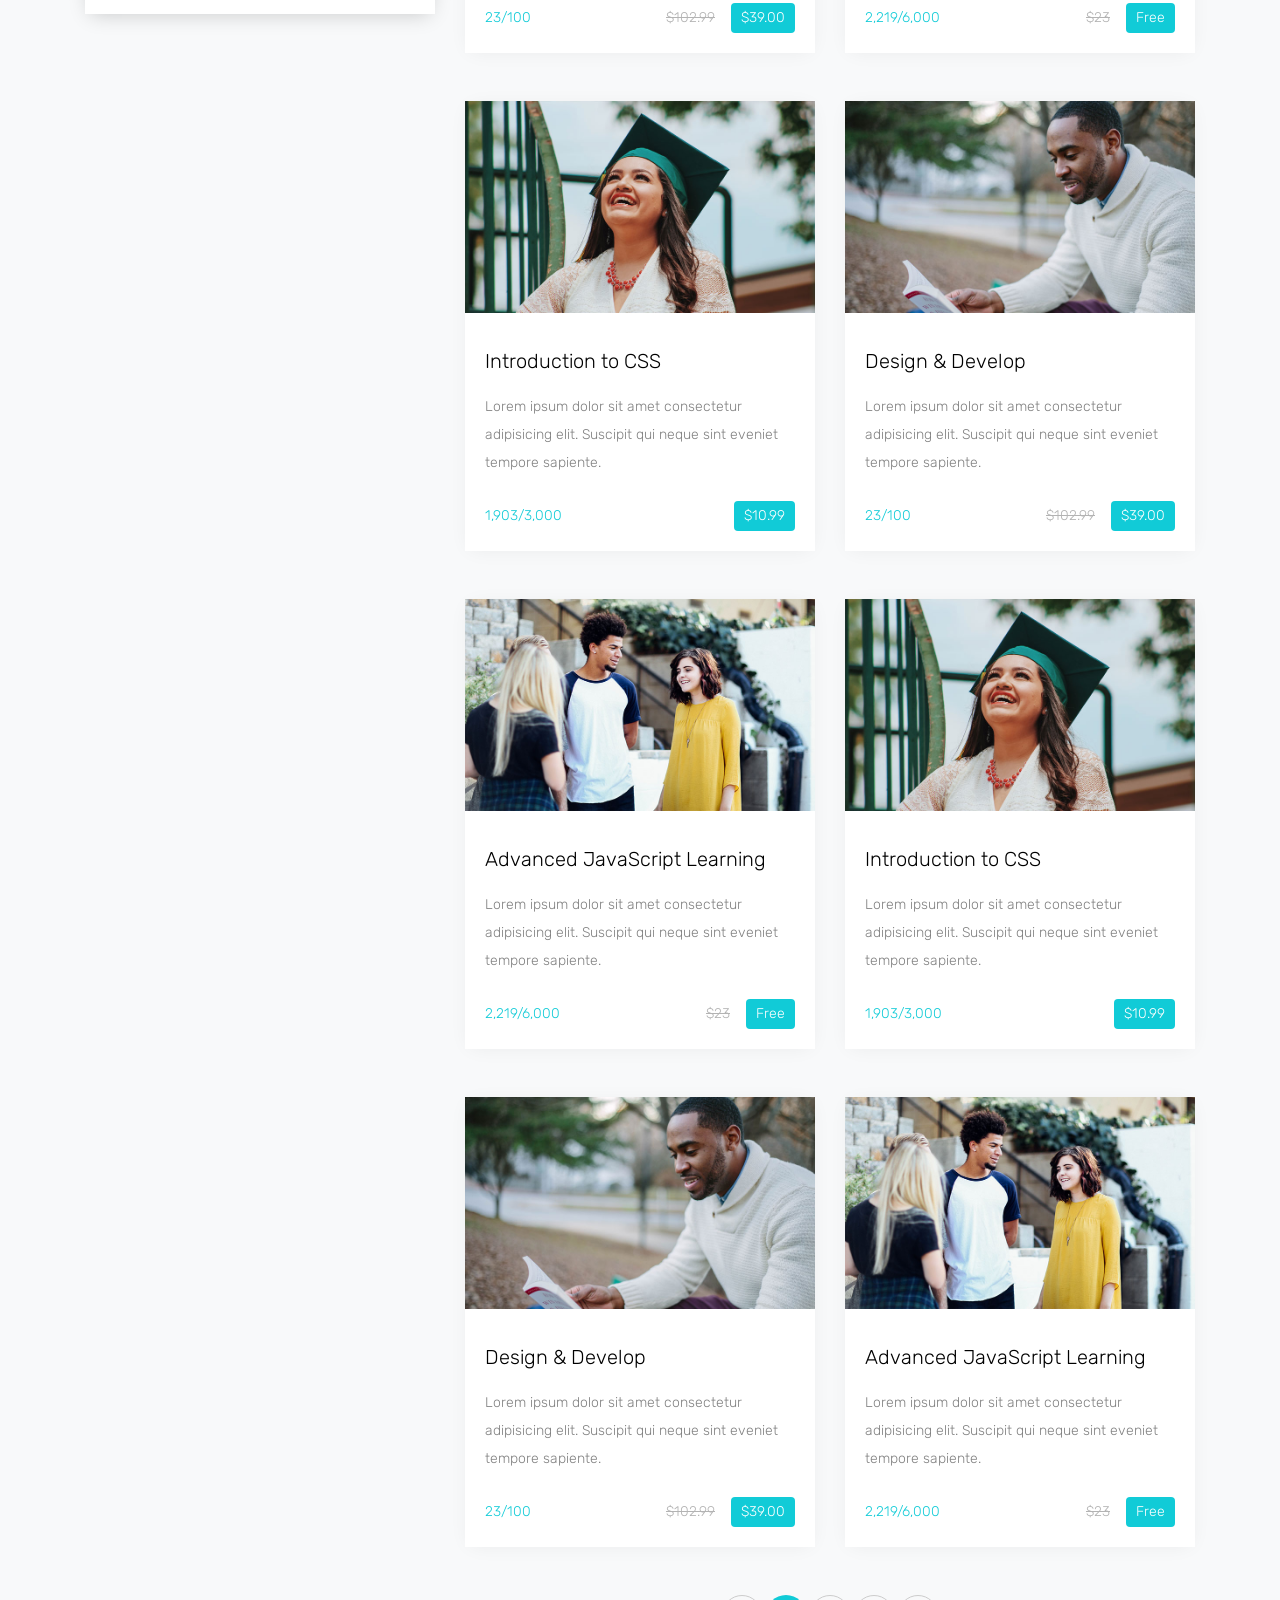
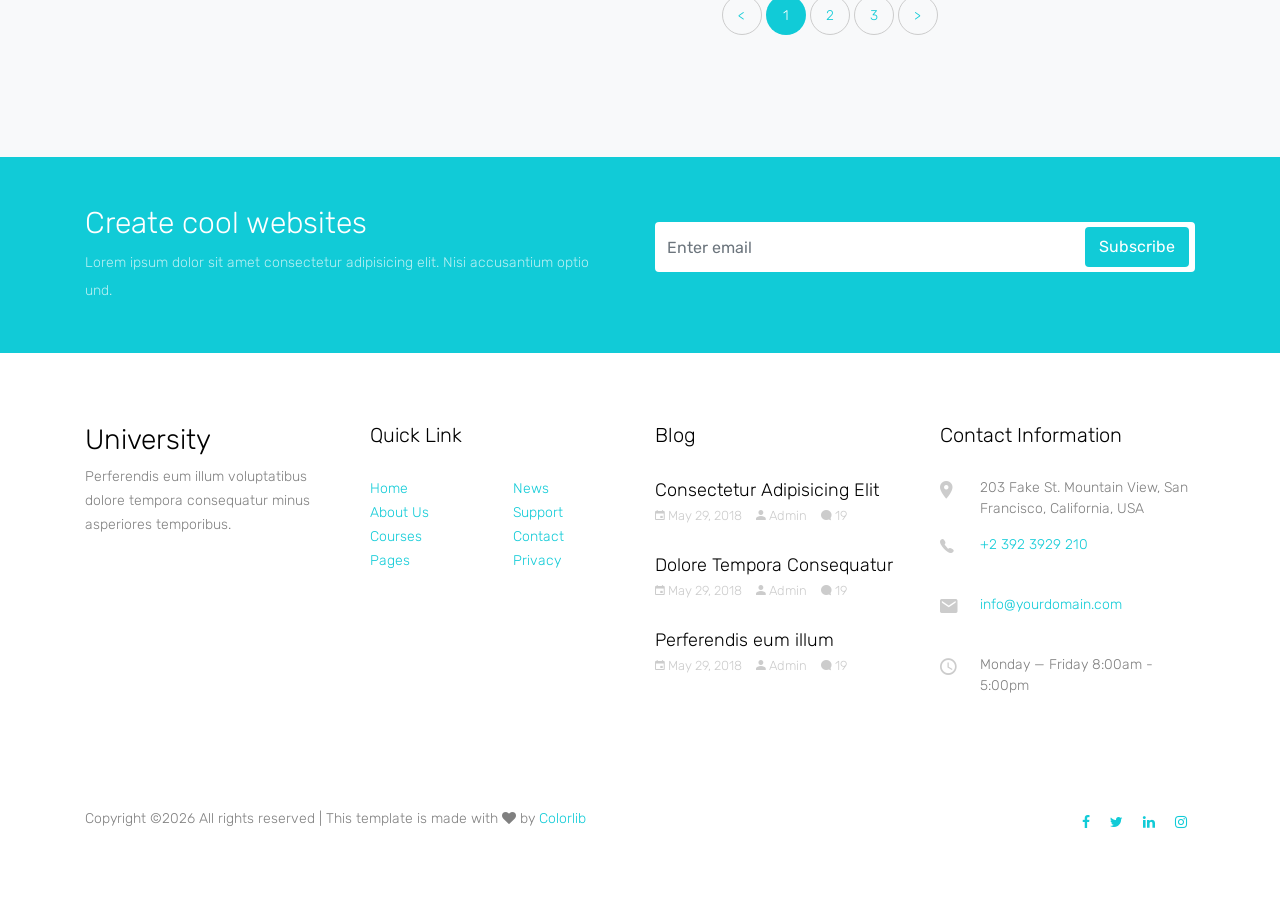
<file: courses.html>
<!doctype html>
<html lang="en">
  <head>
    <title>Free Education Template by Colorlib</title>
    <meta charset="utf-8">
    <meta name="viewport" content="width=device-width, initial-scale=1, shrink-to-fit=no">

    <link href="https://fonts.googleapis.com/css?family=Rubik:300,400,500" rel="stylesheet">

    <link rel="stylesheet" href="css/bootstrap.css">
    <link rel="stylesheet" href="css/animate.css">
    <link rel="stylesheet" href="css/owl.carousel.min.css">

    <link rel="stylesheet" href="fonts/ionicons/css/ionicons.min.css">
    <link rel="stylesheet" href="fonts/fontawesome/css/font-awesome.min.css">
    <link rel="stylesheet" href="fonts/flaticon/font/flaticon.css">

    <!-- Theme Style -->
    <link rel="stylesheet" href="css/style.css">
  </head>
  <body>
    
    <header role="banner">
     
      <nav class="navbar navbar-expand-lg navbar-light bg-light">
        <div class="container">
          <a class="navbar-brand absolute" href="index.html">University</a>
          <button class="navbar-toggler" type="button" data-toggle="collapse" data-target="#navbarsExample05" aria-controls="navbarsExample05" aria-expanded="false" aria-label="Toggle navigation">
            <span class="navbar-toggler-icon"></span>
          </button>

          <div class="collapse navbar-collapse navbar-light" id="navbarsExample05">
            <ul class="navbar-nav mx-auto">
              <li class="nav-item">
                <a class="nav-link active" href="index.html">Home</a>
              </li>
              <li class="nav-item dropdown">
                <a class="nav-link dropdown-toggle" href="courses.html" id="dropdown04" data-toggle="dropdown" aria-haspopup="true" aria-expanded="false">Courses</a>
                <div class="dropdown-menu" aria-labelledby="dropdown04">
                  <a class="dropdown-item" href="courses.html">HTML</a>
                  <a class="dropdown-item" href="courses.html">WordPress</a>
                  <a class="dropdown-item" href="courses.html">Laravel</a>
                  <a class="dropdown-item" href="courses.html">JavaScript</a>
                  <a class="dropdown-item" href="courses.html">Python</a>
                </div>

              </li>

              <li class="nav-item dropdown">
                <a class="nav-link dropdown-toggle" href="#" id="dropdown05" data-toggle="dropdown" aria-haspopup="true" aria-expanded="false">Categories</a>
                <div class="dropdown-menu" aria-labelledby="dropdown05">
                  <a class="dropdown-item" href="#">HTML</a>
                  <a class="dropdown-item" href="#">WordPress</a>
                  <a class="dropdown-item" href="#">Laravel</a>
                  <a class="dropdown-item" href="#">JavaScript</a>
                  <a class="dropdown-item" href="#">Python</a>
                </div>

              </li>
              <li class="nav-item">
                <a class="nav-link" href="blog.html">Blog</a>
              </li>
              <li class="nav-item">
                <a class="nav-link" href="about.html">About</a>
              </li>
              <li class="nav-item">
                <a class="nav-link" href="contact.html">Contact</a>
              </li>
            </ul>
            <ul class="navbar-nav absolute-right">
              <li>
                <a href="login.html">Login</a> / <a href="register.html">Register</a>
              </li>
            </ul>
            
          </div>
        </div>
      </nav>
    </header>
    <!-- END header -->

    <section class="site-hero site-sm-hero overlay" data-stellar-background-ratio="0.5" style="background-image: url(images/big_image_2.jpg);">
      <div class="container">
        <div class="row align-items-center justify-content-center site-hero-sm-inner">
          <div class="col-md-7 text-center">
  
            <div class="mb-5 element-animate">
              <h1 class="mb-2">Courses</h1>
              <p class="bcrumb"><a href="index.html">Home</a> <span class="sep ion-android-arrow-dropright px-2"></span>  <span class="current">Courses</span></p>
            </div>
            
          </div>
        </div>
      </div>
    </section>
    <!-- END section -->

    <div class="site-section bg-light">
      <div class="container">
        <div class="row">
          
          <div class="col-md-6 col-lg-8 order-md-2">
            <div class="row">
              <div class="col-md-12 col-lg-6 mb-5">
                <div class="block-19">
                  <figure>
                    <a href="course-single.html"><img src="images/img_1.jpg" alt="Image" class="img-fluid"></a>
                  </figure>
                    <div class="text">
                      <h2 class="heading"><a href="#">Advanced JavaScript Learning</a></h2>
                      <p class="mb-4">Lorem ipsum dolor sit amet consectetur adipisicing elit. Suscipit qui neque sint eveniet tempore sapiente.</p>
                      <div class="meta d-flex align-items-center">
                        <div class="number">
                          <span>2,219/6,000</span>
                        </div>
                        <div class="price text-right"><del class="mr-3">$23</del><span>Free</span></div>
                      </div>
                    </div>
                  </div>
                
              </div>
              <div class="col-md-12 col-lg-6 mb-5">
                
                  <div class="block-19">
                    <figure>
                      <a href="course-single.html"><img src="images/img_2.jpg" alt="Image" class="img-fluid"></a>
                    </figure>
                    <div class="text">
                      <h2 class="heading"><a href="#">Introduction to CSS</a></h2>
                      <p class="mb-4">Lorem ipsum dolor sit amet consectetur adipisicing elit. Suscipit qui neque sint eveniet tempore sapiente.</p>
                      <div class="meta d-flex align-items-center">
                        <div class="number">
                          <span>1,903/3,000</span>
                        </div>
                        <div class="price text-right"><span>$10.99</span></div>
                      </div>
                    </div>
                  </div>
                </div>
              <div class="col-md-12 col-lg-6 mb-5">
                <div class="block-19">
                  <figure>
                    <a href="course-single.html"><img src="images/img_3.jpg" alt="Image" class="img-fluid"></a>
                  </figure>
                  <div class="text">
                    <h2 class="heading"><a href="#">Design &amp; Develop</a></h2>
                    <p class="mb-4">Lorem ipsum dolor sit amet consectetur adipisicing elit. Suscipit qui neque sint eveniet tempore sapiente.</p>
                    <div class="meta d-flex align-items-center">
                      <div class="number">
                        <span>23/100</span>
                      </div>
                      <div class="price text-right"><del class="mr-3">$102.99</del><span>$39.00</span></div>
                    </div>
                  </div>
                </div>
              </div>

              <div class="col-md-12 col-lg-6 mb-5">
                <div class="block-19">
                  <figure>
                    <a href="course-single.html"><img src="images/img_1.jpg" alt="Image" class="img-fluid"></a>
                  </figure>
                    <div class="text">
                      <h2 class="heading"><a href="#">Advanced JavaScript Learning</a></h2>
                      <p class="mb-4">Lorem ipsum dolor sit amet consectetur adipisicing elit. Suscipit qui neque sint eveniet tempore sapiente.</p>
                      <div class="meta d-flex align-items-center">
                        <div class="number">
                          <span>2,219/6,000</span>
                        </div>
                        <div class="price text-right"><del class="mr-3">$23</del><span>Free</span></div>
                      </div>
                    </div>
                  </div>
                
              </div>
              <div class="col-md-12 col-lg-6 mb-5">
                
                  <div class="block-19">
                    <figure>
                      <a href="course-single.html"><img src="images/img_2.jpg" alt="Image" class="img-fluid"></a>
                    </figure>
                    <div class="text">
                      <h2 class="heading"><a href="#">Introduction to CSS</a></h2>
                      <p class="mb-4">Lorem ipsum dolor sit amet consectetur adipisicing elit. Suscipit qui neque sint eveniet tempore sapiente.</p>
                      <div class="meta d-flex align-items-center">
                        <div class="number">
                          <span>1,903/3,000</span>
                        </div>
                        <div class="price text-right"><span>$10.99</span></div>
                      </div>
                    </div>
                  </div>
                </div>
              <div class="col-md-12 col-lg-6 mb-5">
                <div class="block-19">
                  <figure>
                    <a href="course-single.html"><img src="images/img_3.jpg" alt="Image" class="img-fluid"></a>
                  </figure>
                  <div class="text">
                    <h2 class="heading"><a href="#">Design &amp; Develop</a></h2>
                    <p class="mb-4">Lorem ipsum dolor sit amet consectetur adipisicing elit. Suscipit qui neque sint eveniet tempore sapiente.</p>
                    <div class="meta d-flex align-items-center">
                      <div class="number">
                        <span>23/100</span>
                      </div>
                      <div class="price text-right"><del class="mr-3">$102.99</del><span>$39.00</span></div>
                    </div>
                  </div>
                </div>
              </div>

              <div class="col-md-12 col-lg-6 mb-5">
                <div class="block-19">
                  <figure>
                    <a href="course-single.html"><img src="images/img_1.jpg" alt="Image" class="img-fluid"></a>
                  </figure>
                    <div class="text">
                      <h2 class="heading"><a href="#">Advanced JavaScript Learning</a></h2>
                      <p class="mb-4">Lorem ipsum dolor sit amet consectetur adipisicing elit. Suscipit qui neque sint eveniet tempore sapiente.</p>
                      <div class="meta d-flex align-items-center">
                        <div class="number">
                          <span>2,219/6,000</span>
                        </div>
                        <div class="price text-right"><del class="mr-3">$23</del><span>Free</span></div>
                      </div>
                    </div>
                  </div>
                
              </div>
              <div class="col-md-12 col-lg-6 mb-5">
                
                  <div class="block-19">
                    <figure>
                      <a href="course-single.html"><img src="images/img_2.jpg" alt="Image" class="img-fluid"></a>
                    </figure>
                    <div class="text">
                      <h2 class="heading"><a href="#">Introduction to CSS</a></h2>
                      <p class="mb-4">Lorem ipsum dolor sit amet consectetur adipisicing elit. Suscipit qui neque sint eveniet tempore sapiente.</p>
                      <div class="meta d-flex align-items-center">
                        <div class="number">
                          <span>1,903/3,000</span>
                        </div>
                        <div class="price text-right"><span>$10.99</span></div>
                      </div>
                    </div>
                  </div>
                </div>
              <div class="col-md-12 col-lg-6 mb-5">
                <div class="block-19">
                  <figure>
                    <a href="course-single.html"><img src="images/img_3.jpg" alt="Image" class="img-fluid"></a>
                  </figure>
                  <div class="text">
                    <h2 class="heading"><a href="#">Design &amp; Develop</a></h2>
                    <p class="mb-4">Lorem ipsum dolor sit amet consectetur adipisicing elit. Suscipit qui neque sint eveniet tempore sapiente.</p>
                    <div class="meta d-flex align-items-center">
                      <div class="number">
                        <span>23/100</span>
                      </div>
                      <div class="price text-right"><del class="mr-3">$102.99</del><span>$39.00</span></div>
                    </div>
                  </div>
                </div>
              </div>

              <div class="col-md-12 col-lg-6 mb-5">
                <div class="block-19">
                  <figure>
                    <a href="course-single.html"><img src="images/img_1.jpg" alt="Image" class="img-fluid"></a>
                  </figure>
                    <div class="text">
                      <h2 class="heading"><a href="#">Advanced JavaScript Learning</a></h2>
                      <p class="mb-4">Lorem ipsum dolor sit amet consectetur adipisicing elit. Suscipit qui neque sint eveniet tempore sapiente.</p>
                      <div class="meta d-flex align-items-center">
                        <div class="number">
                          <span>2,219/6,000</span>
                        </div>
                        <div class="price text-right"><del class="mr-3">$23</del><span>Free</span></div>
                      </div>
                    </div>
                  </div>
                
              </div>

            </div>

            <div class="row mb-5">
              <div class="col-md-12 text-center">
                <div class="block-27">
                  <ul>
                    <li><a href="#">&lt;</a></li>
                    <li class="active"><span>1</span></li>
                    <li><a href="#">2</a></li>
                    <li><a href="#">3</a></li>
                    <li><a href="#">&gt;</a></li>
                  </ul>
                </div>
              </div>
            </div>
          </div>
          <!-- END content -->
          <div class="col-md-6 col-lg-4 order-md-1">

            <div class="block-24 mb-5">
              <h3 class="heading">Categories</h3>
              <ul>
                <li><a href="#">Laravel <span>10</span></a></li>
                <li><a href="#">PHP <span>43</span></a></li>
                <li><a href="#">JavaScript <span>21</span></a></li>
                <li><a href="#">Python <span>65</span></a></li>
                <li><a href="#">iOS <span>34</span></a></li>
                <li><a href="#">Android <span>45</span></a></li>
                <li><a href="#">Swift <span>22</span></a></li>
              </ul>
            </div>

            <div class="block-25 mb-5">
              <div class="heading">Recent Courses</div>
              <ul>
                <li>
                  <a href="#" class="d-flex">
                    <figure class="image mr-3">
                      <img src="images/img_2_b.jpg" alt="" class="img-fluid">
                    </figure>
                    <div class="text">
                      <h3 class="heading">Create cool websites using this template</h3>
                      <span class="meta">$34</span>
                    </div>
                  </a>
                </li>
                <li>
                  <a href="#" class="d-flex">
                    <figure class="image mr-3">
                      <img src="images/img_2_b.jpg" alt="" class="img-fluid">
                    </figure>
                    <div class="text">
                      <h3 class="heading">Create cool websites using this template</h3>
                      <span class="meta">$34</span>
                    </div>
                  </a>
                </li>
                <li>
                  <a href="#" class="d-flex">
                    <figure class="image mr-3">
                      <img src="images/img_2_b.jpg" alt="" class="img-fluid">
                    </figure>
                    <div class="text">
                      <h3 class="heading">Create cool websites using this template</h3>
                      <span class="meta">$34</span>
                    </div>
                  </a>
                </li>
              </ul>
            </div>

            <div class="block-26">
              <h3 class="heading">Tags</h3>
              <ul>
                <li><a href="#">code</a></li>
                <li><a href="#">design</a></li>
                <li><a href="#">typography</a></li>
                <li><a href="#">development</a></li>
                <li><a href="#">creative</a></li>
                <li><a href="#">codehack</a></li>
              </ul>
            </div>


          </div>
          <!-- END Sidebar -->
        </div>
      </div>
    </div>

    
    
    <div class="py-5 block-22">
      <div class="container">
        <div class="row align-items-center">
          <div class="col-md-6 mb-4 mb-md-0 pr-md-5">
            <h2 class="heading">Create cool websites</h2>
            <p>Lorem ipsum dolor sit amet consectetur adipisicing elit. Nisi accusantium optio und.</p>
          </div>
          <div class="col-md-6">
            <form action="#" class="subscribe">
              <div class="form-group">
                <input type="email" class="form-control email" placeholder="Enter email">
                <input type="submit" class="btn btn-primary submit" value="Subscribe">
              </div>
            </form>
          </div>
        </div>
      </div>
    </div>
  
    <footer class="site-footer">
      <div class="container">
        <div class="row mb-5">
          <div class="col-md-6 col-lg-3 mb-5 mb-lg-0">
            <h3>University</h3>
            <p>Perferendis eum illum voluptatibus dolore tempora consequatur minus asperiores temporibus.</p>
          </div>
          <div class="col-md-6 col-lg-3 mb-5 mb-lg-0">
            <h3 class="heading">Quick Link</h3>
            <div class="row">
              <div class="col-md-6">
                <ul class="list-unstyled">
                  <li><a href="#">Home</a></li>
                  <li><a href="#">About Us</a></li>
                  <li><a href="#">Courses</a></li>
                  <li><a href="#">Pages</a></li>
                </ul>
              </div>
              <div class="col-md-6">
                <ul class="list-unstyled">
                  <li><a href="#">News</a></li>
                  <li><a href="#">Support</a></li>
                  <li><a href="#">Contact</a></li>
                  <li><a href="#">Privacy</a></li>
                </ul>
              </div>
            </div>
          </div>
          <div class="col-md-6 col-lg-3 mb-5 mb-lg-0">
            <h3 class="heading">Blog</h3>
            <div class="block-21 d-flex mb-4">
              <div class="text">
                <h3 class="heading mb-0"><a href="#">Consectetur Adipisicing Elit</a></h3>
                <div class="meta">
                  <div><a href="#"><span class="ion-android-calendar"></span> May 29, 2018</a></div>
                  <div><a href="#"><span class="ion-android-person"></span> Admin</a></div>
                  <div><a href="#"><span class="ion-chatbubble"></span> 19</a></div>
                </div>
              </div>
            </div>  
            <div class="block-21 d-flex mb-4">
              <div class="text">
                <h3 class="heading mb-0"><a href="#">Dolore Tempora Consequatur</a></h3>
                <div class="meta">
                  <div><a href="#"><span class="ion-android-calendar"></span> May 29, 2018</a></div>
                  <div><a href="#"><span class="ion-android-person"></span> Admin</a></div>
                  <div><a href="#"><span class="ion-chatbubble"></span> 19</a></div>
                </div>
              </div>
            </div>  
            <div class="block-21 d-flex mb-4">
              <div class="text">
                <h3 class="heading mb-0"><a href="#">Perferendis eum illum</a></h3>
                <div class="meta">
                  <div><a href="#"><span class="ion-android-calendar"></span> May 29, 2018</a></div>
                  <div><a href="#"><span class="ion-android-person"></span> Admin</a></div>
                  <div><a href="#"><span class="ion-chatbubble"></span> 19</a></div>
                </div>
              </div>
            </div>  
          </div>
          <div class="col-md-6 col-lg-3 mb-5 mb-lg-0">
            <h3 class="heading">Contact Information</h3>
            <div class="block-23">
              <ul>
                <li><span class="icon ion-android-pin"></span><span class="text">203 Fake St. Mountain View, San Francisco, California, USA</span></li>
                <li><a href="#"><span class="icon ion-ios-telephone"></span><span class="text">+2 392 3929 210</span></a></li>
                <li><a href="#"><span class="icon ion-android-mail"></span><span class="text">info@yourdomain.com</span></a></li>
                <li><span class="icon ion-android-time"></span><span class="text">Monday &mdash; Friday 8:00am - 5:00pm</span></li>
              </ul>
            </div>
          </div>
        </div>
        <div class="row pt-5">
          <div class="col-md-12 text-center copyright">
            
            <p class="float-md-left"><!-- Link back to Colorlib can't be removed. Template is licensed under CC BY 3.0. -->
Copyright &copy;<script>document.write(new Date().getFullYear());</script> All rights reserved | This template is made with <i class="fa fa-heart" aria-hidden="true"></i> by <a href="https://colorlib.com" target="_blank" class="text-primary">Colorlib</a>
<!-- Link back to Colorlib can't be removed. Template is licensed under CC BY 3.0. --></p>
            <p class="float-md-right">
              <a href="#" class="fa fa-facebook p-2"></a>
              <a href="#" class="fa fa-twitter p-2"></a>
              <a href="#" class="fa fa-linkedin p-2"></a>
              <a href="#" class="fa fa-instagram p-2"></a>

            </p>
          </div>
        </div>
      </div>
    </footer>
    <!-- END footer -->
    
    <!-- loader -->
    <div id="loader" class="show fullscreen"><svg class="circular" width="48px" height="48px"><circle class="path-bg" cx="24" cy="24" r="22" fill="none" stroke-width="4" stroke="#eeeeee"/><circle class="path" cx="24" cy="24" r="22" fill="none" stroke-width="4" stroke-miterlimit="10" stroke="#f4b214"/></svg></div>

    <script src="js/jquery-3.2.1.min.js"></script>
    <script src="js/jquery-migrate-3.0.0.js"></script>
    <script src="js/popper.min.js"></script>
    <script src="js/bootstrap.min.js"></script>
    <script src="js/owl.carousel.min.js"></script>
    <script src="js/jquery.waypoints.min.js"></script>
    <script src="js/jquery.stellar.min.js"></script>
    <script src="js/jquery.animateNumber.min.js"></script>

    <script src="js/main.js"></script>
  </body>
</html>
</file>
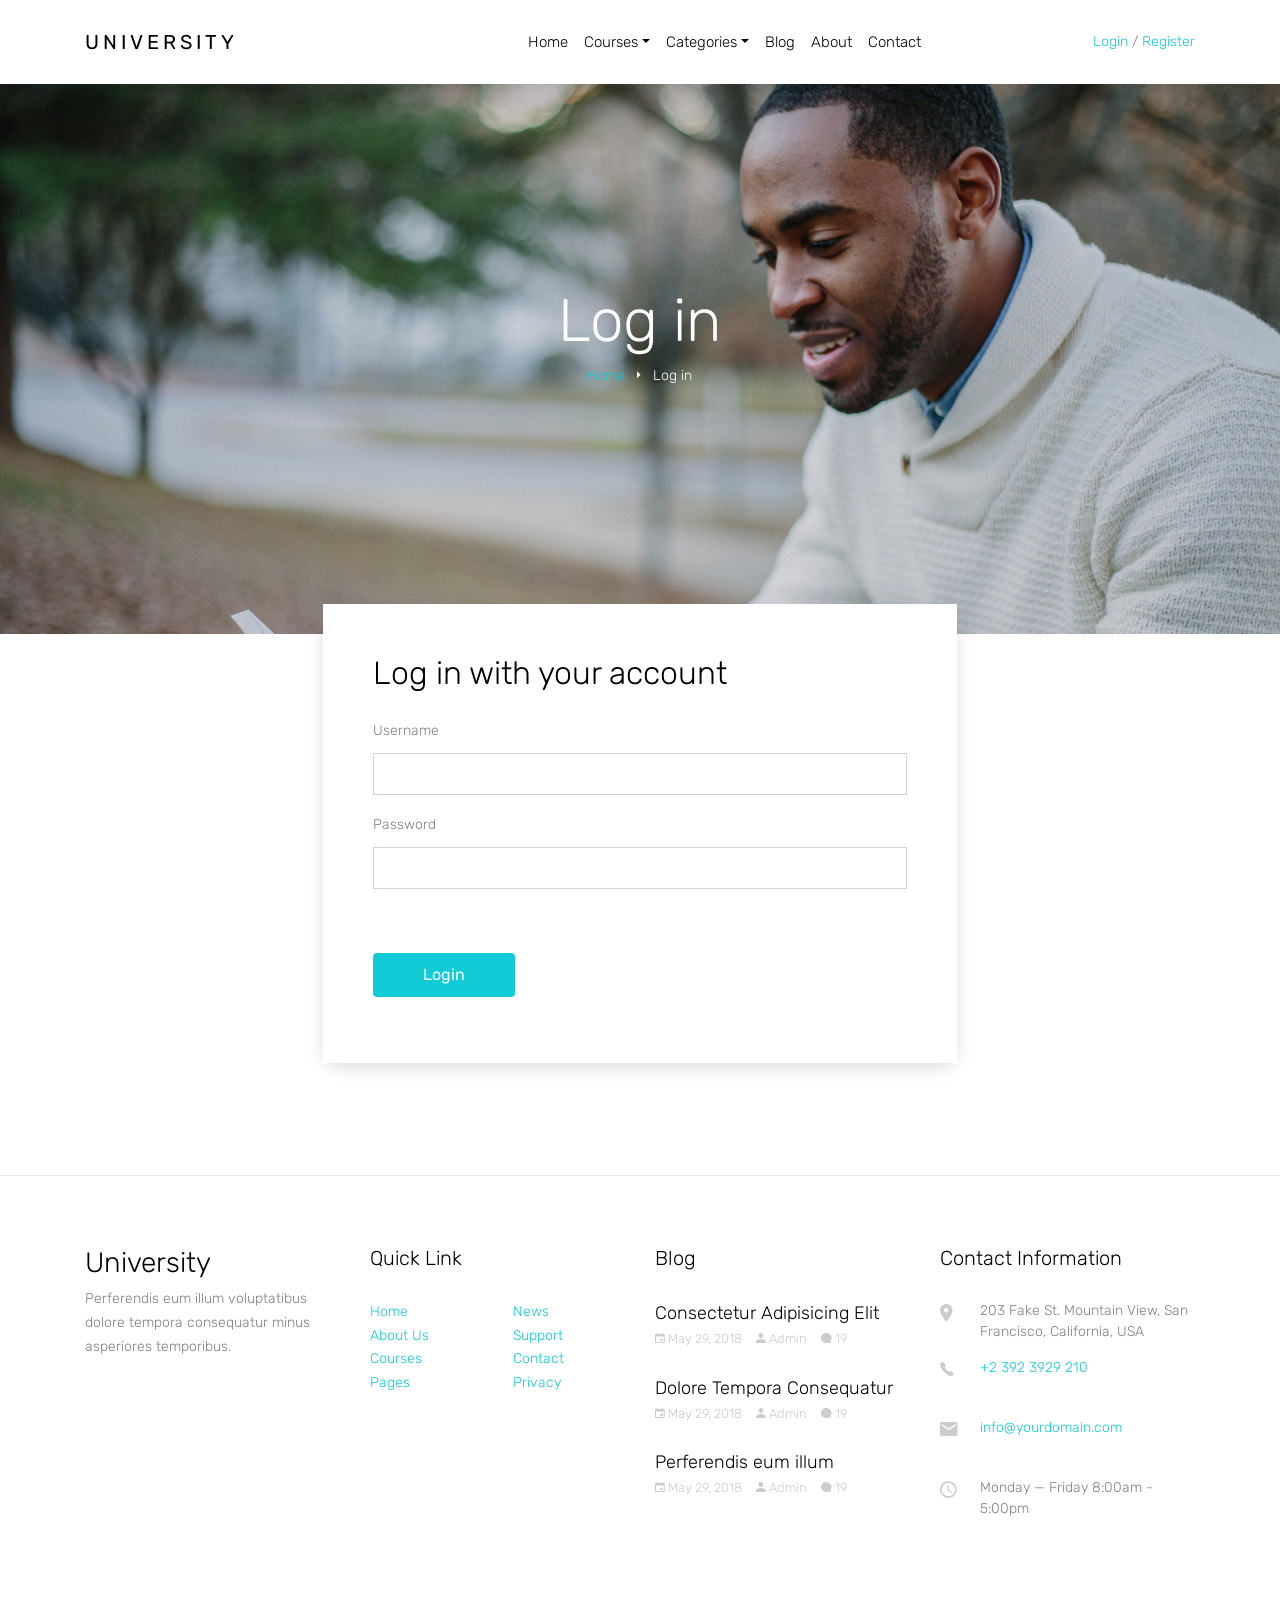
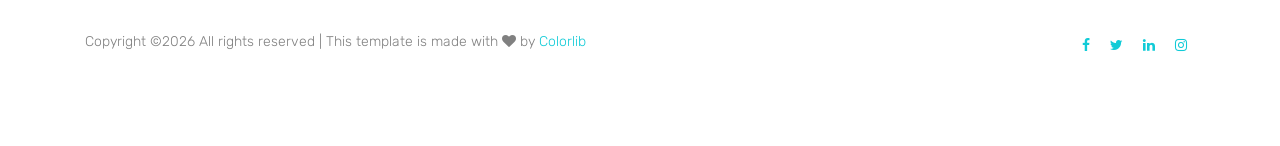
<file: login.html>
<!doctype html>
<html lang="en">
  <head>
    <title>Free Education Template by Colorlib</title>
    <meta charset="utf-8">
    <meta name="viewport" content="width=device-width, initial-scale=1, shrink-to-fit=no">

    <link href="https://fonts.googleapis.com/css?family=Rubik:300,400,500" rel="stylesheet">

    <link rel="stylesheet" href="css/bootstrap.css">
    <link rel="stylesheet" href="css/animate.css">
    <link rel="stylesheet" href="css/owl.carousel.min.css">

    <link rel="stylesheet" href="fonts/ionicons/css/ionicons.min.css">
    <link rel="stylesheet" href="fonts/fontawesome/css/font-awesome.min.css">
    <link rel="stylesheet" href="fonts/flaticon/font/flaticon.css">

    <!-- Theme Style -->
    <link rel="stylesheet" href="css/style.css">
  </head>
  <body>
    
    <header role="banner">
     
      <nav class="navbar navbar-expand-lg navbar-light bg-light">
        <div class="container">
          <a class="navbar-brand absolute" href="index.html">University</a>
          <button class="navbar-toggler" type="button" data-toggle="collapse" data-target="#navbarsExample05" aria-controls="navbarsExample05" aria-expanded="false" aria-label="Toggle navigation">
            <span class="navbar-toggler-icon"></span>
          </button>

          <div class="collapse navbar-collapse navbar-light" id="navbarsExample05">
            <ul class="navbar-nav mx-auto">
              <li class="nav-item">
                <a class="nav-link active" href="index.html">Home</a>
              </li>
              <li class="nav-item dropdown">
                <a class="nav-link dropdown-toggle" href="courses.html" id="dropdown04" data-toggle="dropdown" aria-haspopup="true" aria-expanded="false">Courses</a>
                <div class="dropdown-menu" aria-labelledby="dropdown04">
                  <a class="dropdown-item" href="courses.html">HTML</a>
                  <a class="dropdown-item" href="courses.html">WordPress</a>
                  <a class="dropdown-item" href="courses.html">Laravel</a>
                  <a class="dropdown-item" href="courses.html">JavaScript</a>
                  <a class="dropdown-item" href="courses.html">Python</a>
                </div>

              </li>

              <li class="nav-item dropdown">
                <a class="nav-link dropdown-toggle" href="#" id="dropdown05" data-toggle="dropdown" aria-haspopup="true" aria-expanded="false">Categories</a>
                <div class="dropdown-menu" aria-labelledby="dropdown05">
                  <a class="dropdown-item" href="#">HTML</a>
                  <a class="dropdown-item" href="#">WordPress</a>
                  <a class="dropdown-item" href="#">Laravel</a>
                  <a class="dropdown-item" href="#">JavaScript</a>
                  <a class="dropdown-item" href="#">Python</a>
                </div>

              </li>
              <li class="nav-item">
                <a class="nav-link" href="blog.html">Blog</a>
              </li>
              <li class="nav-item">
                <a class="nav-link" href="about.html">About</a>
              </li>
              <li class="nav-item">
                <a class="nav-link" href="contact.html">Contact</a>
              </li>
            </ul>
            <ul class="navbar-nav absolute-right">
              <li>
                <a href="login.html">Login</a> / <a href="register.html">Register</a>
              </li>
            </ul>
            
          </div>
        </div>
      </nav>
    </header>
    <!-- END header -->

    <section class="site-hero site-sm-hero overlay" data-stellar-background-ratio="0.5" style="background-image: url(images/big_image_2.jpg);">
      <div class="container">
        <div class="row align-items-center justify-content-center site-hero-sm-inner">
          <div class="col-md-7 text-center">
  
            <div class="mb-5 element-animate">
              <h1 class="mb-2">Log in</h1>
              <p class="bcrumb"><a href="index.html">Home</a> <span class="sep ion-android-arrow-dropright px-2"></span>  <span class="current">Log in</span></p>
            </div>
            
          </div>
        </div>
      </div>
    </section>
    <!-- END section -->
    
    <section class="site-section">
      <div class="container">
        <div class="row justify-content-center">
          <div class="col-md-7">
            <div class="form-wrap">
              <h2 class="mb-4">Log in with your account</h2>
              <form action="#" method="post">
                <div class="row">
                  <div class="col-md-12 form-group">
                    <label for="name">Username</label>
                    <input type="text" id="name" class="form-control py-2">
                  </div>
                </div>
                <div class="row mb-5">
                  <div class="col-md-12 form-group">
                    <label for="name">Password</label>
                    <input type="password" id="name" class="form-control py-2">
                  </div>
                </div>
                
                <div class="row">
                  <div class="col-md-6 form-group">
                    <input type="submit" value="Login" class="btn btn-primary px-5 py-2">
                  </div>
                </div>
              </form>
            </div>
          </div>
        </div>
      </div>
    </section>
    
    <footer class="site-footer border-top">
      <div class="container">
        <div class="row mb-5">
          <div class="col-md-6 col-lg-3 mb-5 mb-lg-0">
            <h3>University</h3>
            <p>Perferendis eum illum voluptatibus dolore tempora consequatur minus asperiores temporibus.</p>
          </div>
          <div class="col-md-6 col-lg-3 mb-5 mb-lg-0">
            <h3 class="heading">Quick Link</h3>
            <div class="row">
              <div class="col-md-6">
                <ul class="list-unstyled">
                  <li><a href="#">Home</a></li>
                  <li><a href="#">About Us</a></li>
                  <li><a href="#">Courses</a></li>
                  <li><a href="#">Pages</a></li>
                </ul>
              </div>
              <div class="col-md-6">
                <ul class="list-unstyled">
                  <li><a href="#">News</a></li>
                  <li><a href="#">Support</a></li>
                  <li><a href="#">Contact</a></li>
                  <li><a href="#">Privacy</a></li>
                </ul>
              </div>
            </div>
          </div>
          <div class="col-md-6 col-lg-3 mb-5 mb-lg-0">
            <h3 class="heading">Blog</h3>
            <div class="block-21 d-flex mb-4">
              <div class="text">
                <h3 class="heading mb-0"><a href="#">Consectetur Adipisicing Elit</a></h3>
                <div class="meta">
                  <div><a href="#"><span class="ion-android-calendar"></span> May 29, 2018</a></div>
                  <div><a href="#"><span class="ion-android-person"></span> Admin</a></div>
                  <div><a href="#"><span class="ion-chatbubble"></span> 19</a></div>
                </div>
              </div>
            </div>  
            <div class="block-21 d-flex mb-4">
              <div class="text">
                <h3 class="heading mb-0"><a href="#">Dolore Tempora Consequatur</a></h3>
                <div class="meta">
                  <div><a href="#"><span class="ion-android-calendar"></span> May 29, 2018</a></div>
                  <div><a href="#"><span class="ion-android-person"></span> Admin</a></div>
                  <div><a href="#"><span class="ion-chatbubble"></span> 19</a></div>
                </div>
              </div>
            </div>  
            <div class="block-21 d-flex mb-4">
              <div class="text">
                <h3 class="heading mb-0"><a href="#">Perferendis eum illum</a></h3>
                <div class="meta">
                  <div><a href="#"><span class="ion-android-calendar"></span> May 29, 2018</a></div>
                  <div><a href="#"><span class="ion-android-person"></span> Admin</a></div>
                  <div><a href="#"><span class="ion-chatbubble"></span> 19</a></div>
                </div>
              </div>
            </div>  
          </div>
          <div class="col-md-6 col-lg-3 mb-5 mb-lg-0">
            <h3 class="heading">Contact Information</h3>
            <div class="block-23">
              <ul>
                <li><span class="icon ion-android-pin"></span><span class="text">203 Fake St. Mountain View, San Francisco, California, USA</span></li>
                <li><a href="#"><span class="icon ion-ios-telephone"></span><span class="text">+2 392 3929 210</span></a></li>
                <li><a href="#"><span class="icon ion-android-mail"></span><span class="text">info@yourdomain.com</span></a></li>
                <li><span class="icon ion-android-time"></span><span class="text">Monday &mdash; Friday 8:00am - 5:00pm</span></li>
              </ul>
            </div>
          </div>
        </div>
        <div class="row pt-5">
          <div class="col-md-12 text-center copyright">
            
            <p class="float-md-left"><!-- Link back to Colorlib can't be removed. Template is licensed under CC BY 3.0. -->
Copyright &copy;<script>document.write(new Date().getFullYear());</script> All rights reserved | This template is made with <i class="fa fa-heart" aria-hidden="true"></i> by <a href="https://colorlib.com" target="_blank" class="text-primary">Colorlib</a>
<!-- Link back to Colorlib can't be removed. Template is licensed under CC BY 3.0. --></p>
            <p class="float-md-right">
              <a href="#" class="fa fa-facebook p-2"></a>
              <a href="#" class="fa fa-twitter p-2"></a>
              <a href="#" class="fa fa-linkedin p-2"></a>
              <a href="#" class="fa fa-instagram p-2"></a>

            </p>
          </div>
        </div>
      </div>
    </footer>
    <!-- END footer -->
    
    <!-- loader -->
    <div id="loader" class="show fullscreen"><svg class="circular" width="48px" height="48px"><circle class="path-bg" cx="24" cy="24" r="22" fill="none" stroke-width="4" stroke="#eeeeee"/><circle class="path" cx="24" cy="24" r="22" fill="none" stroke-width="4" stroke-miterlimit="10" stroke="#f4b214"/></svg></div>

    <script src="js/jquery-3.2.1.min.js"></script>
    <script src="js/jquery-migrate-3.0.0.js"></script>
    <script src="js/popper.min.js"></script>
    <script src="js/bootstrap.min.js"></script>
    <script src="js/owl.carousel.min.js"></script>
    <script src="js/jquery.waypoints.min.js"></script>
    <script src="js/jquery.stellar.min.js"></script>
    <script src="js/jquery.animateNumber.min.js"></script>

    <script src="js/main.js"></script>
  </body>
</html>
</file>
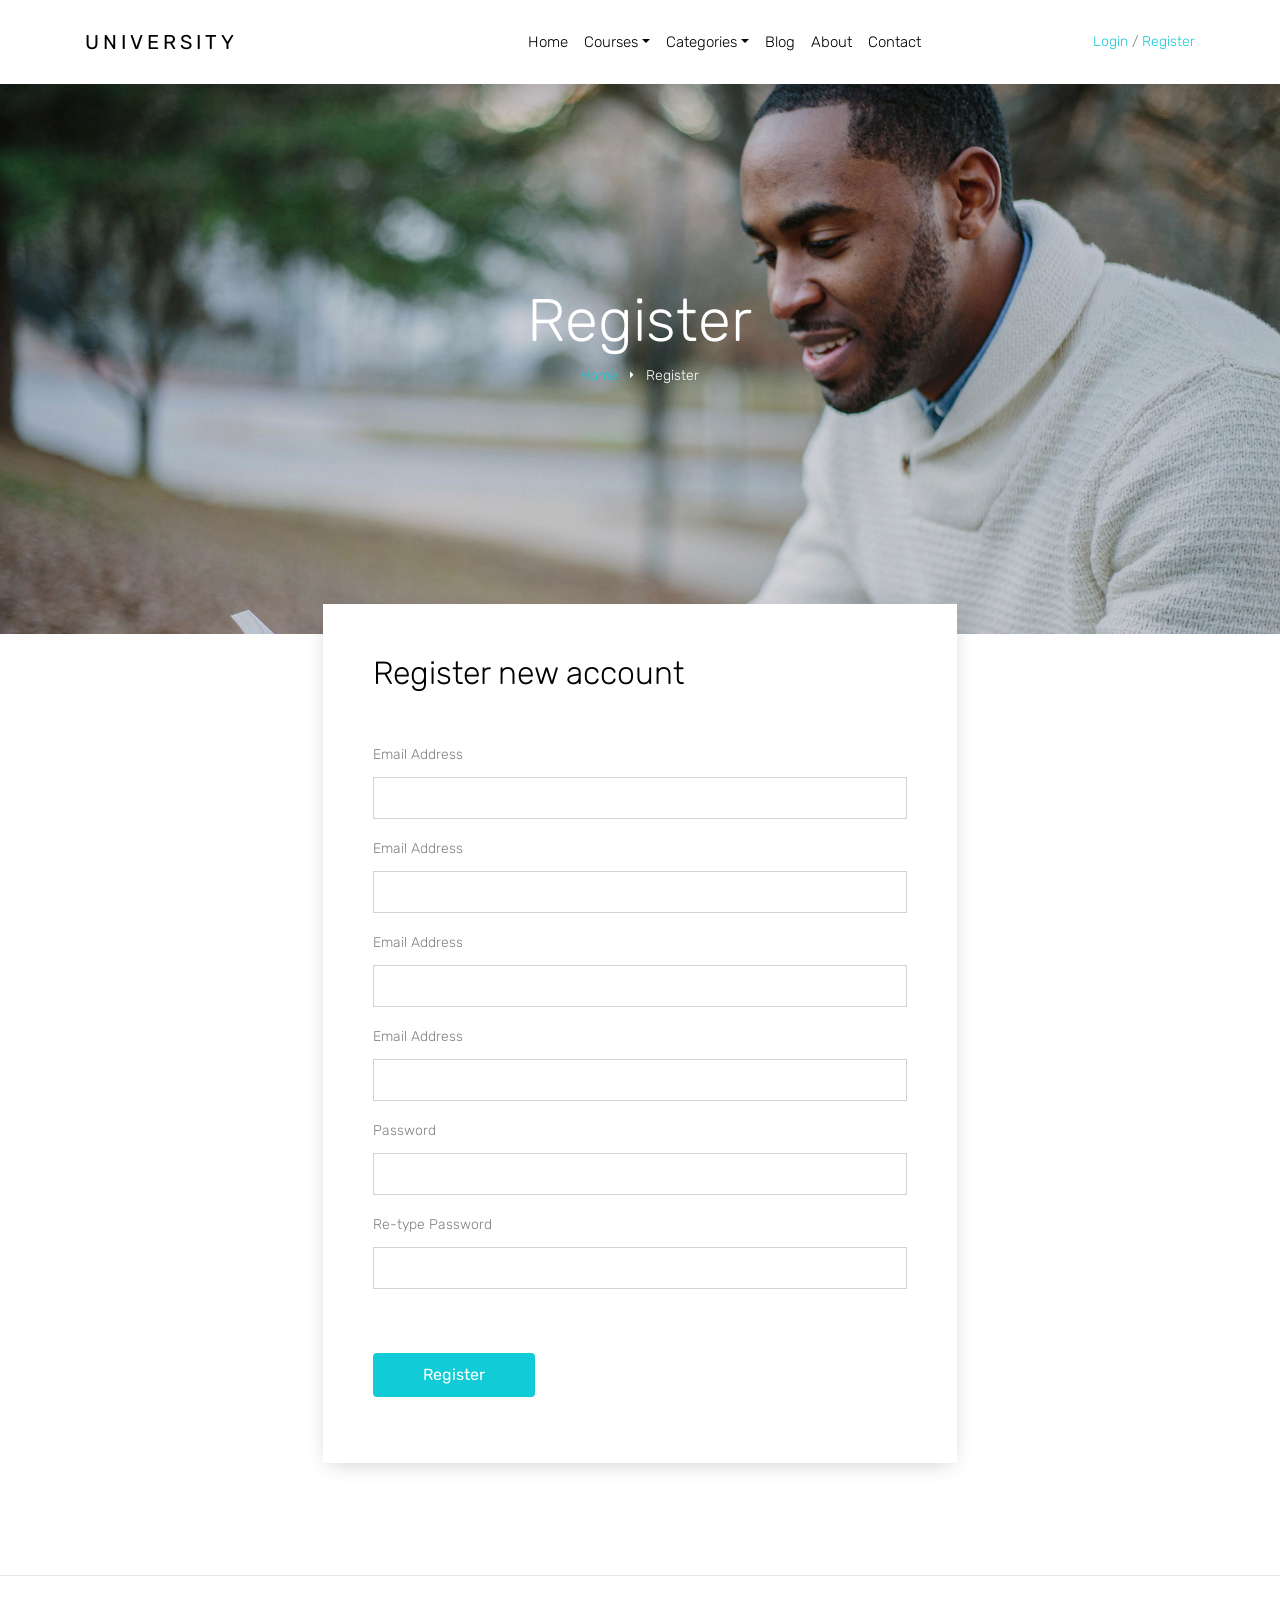
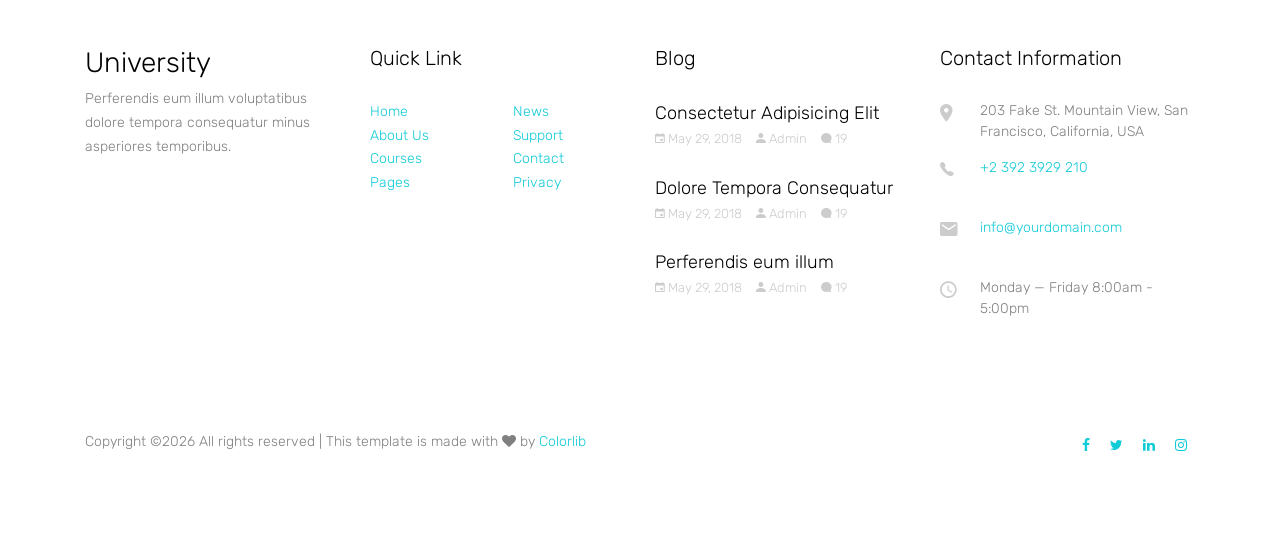
<file: register.html>
<!doctype html>
<html lang="en">
  <head>
    <title>Free Education Template by Colorlib</title>
    <meta charset="utf-8">
    <meta name="viewport" content="width=device-width, initial-scale=1, shrink-to-fit=no">

    <link href="https://fonts.googleapis.com/css?family=Rubik:300,400,500" rel="stylesheet">

    <link rel="stylesheet" href="css/bootstrap.css">
    <link rel="stylesheet" href="css/animate.css">
    <link rel="stylesheet" href="css/owl.carousel.min.css">

    <link rel="stylesheet" href="fonts/ionicons/css/ionicons.min.css">
    <link rel="stylesheet" href="fonts/fontawesome/css/font-awesome.min.css">
    <link rel="stylesheet" href="fonts/flaticon/font/flaticon.css">

    <!-- Theme Style -->
    <link rel="stylesheet" href="css/style.css">
  </head>
  <body>
    
    <header role="banner">
     
      <nav class="navbar navbar-expand-lg navbar-light bg-light">
        <div class="container">
          <a class="navbar-brand absolute" href="index.html">University</a>
          <button class="navbar-toggler" type="button" data-toggle="collapse" data-target="#navbarsExample05" aria-controls="navbarsExample05" aria-expanded="false" aria-label="Toggle navigation">
            <span class="navbar-toggler-icon"></span>
          </button>

          <div class="collapse navbar-collapse navbar-light" id="navbarsExample05">
            <ul class="navbar-nav mx-auto">
              <li class="nav-item">
                <a class="nav-link active" href="index.html">Home</a>
              </li>
              <li class="nav-item dropdown">
                <a class="nav-link dropdown-toggle" href="courses.html" id="dropdown04" data-toggle="dropdown" aria-haspopup="true" aria-expanded="false">Courses</a>
                <div class="dropdown-menu" aria-labelledby="dropdown04">
                  <a class="dropdown-item" href="courses.html">HTML</a>
                  <a class="dropdown-item" href="courses.html">WordPress</a>
                  <a class="dropdown-item" href="courses.html">Laravel</a>
                  <a class="dropdown-item" href="courses.html">JavaScript</a>
                  <a class="dropdown-item" href="courses.html">Python</a>
                </div>

              </li>

              <li class="nav-item dropdown">
                <a class="nav-link dropdown-toggle" href="#" id="dropdown05" data-toggle="dropdown" aria-haspopup="true" aria-expanded="false">Categories</a>
                <div class="dropdown-menu" aria-labelledby="dropdown05">
                  <a class="dropdown-item" href="#">HTML</a>
                  <a class="dropdown-item" href="#">WordPress</a>
                  <a class="dropdown-item" href="#">Laravel</a>
                  <a class="dropdown-item" href="#">JavaScript</a>
                  <a class="dropdown-item" href="#">Python</a>
                </div>

              </li>
              <li class="nav-item">
                <a class="nav-link" href="blog.html">Blog</a>
              </li>
              <li class="nav-item">
                <a class="nav-link" href="about.html">About</a>
              </li>
              <li class="nav-item">
                <a class="nav-link" href="contact.html">Contact</a>
              </li>
            </ul>
            <ul class="navbar-nav absolute-right">
              <li>
                <a href="login.html">Login</a> / <a href="register.html">Register</a>
              </li>
            </ul>
            
          </div>
        </div>
      </nav>
    </header>
    <!-- END header -->

    <section class="site-hero site-sm-hero overlay" data-stellar-background-ratio="0.5" style="background-image: url(images/big_image_2.jpg);">
      <div class="container">
        <div class="row align-items-center justify-content-center site-hero-sm-inner">
          <div class="col-md-7 text-center">
  
            <div class="mb-5 element-animate">
              <h1 class="mb-2">Register</h1>
              <p class="bcrumb"><a href="index.html">Home</a> <span class="sep ion-android-arrow-dropright px-2"></span>  <span class="current">Register</span></p>
            </div>
            
          </div>
        </div>
      </div>
    </section>
    <!-- END section -->
    
    <section class="site-section">
      <div class="container">
        <div class="row justify-content-center">
          <div class="col-md-7">
            <div class="form-wrap">
              <h2 class="mb-5">Register new account</h2>
              <form action="#" method="post">
                  
                  <div class="row">
                    <div class="col-md-12 form-group">
                      <label for="name">Email Address</label>
                      <input type="text" id="name" class="form-control py-2">
                    </div>
                  </div>
                  <div class="row">
                    <div class="col-md-12 form-group">
                      <label for="name">Email Address</label>
                      <input type="text" id="name" class="form-control py-2">
                    </div>
                  </div>
                  <div class="row">
                    <div class="col-md-12 form-group">
                      <label for="name">Email Address</label>
                      <input type="text" id="name" class="form-control py-2">
                    </div>
                  </div>
                  <div class="row">
                    <div class="col-md-12 form-group">
                      <label for="name">Email Address</label>
                      <input type="text" id="name" class="form-control py-2">
                    </div>
                  </div>
                  <div class="row">
                    <div class="col-md-12 form-group">
                      <label for="name">Password</label>
                      <input type="password" id="name" class="form-control py-2 ">
                    </div>
                  </div>
                  <div class="row mb-5">
                    <div class="col-md-12 form-group">
                      <label for="name">Re-type Password</label>
                      <input type="password" id="name" class="form-control py-2">
                    </div>
                  </div>
                  
                  <div class="row">
                    <div class="col-md-6 form-group">
                      <input type="submit" value="Register" class="btn btn-primary px-5 py-2">
                    </div>
                  </div>
                </form>
              </div>
          </div>
        </div>
      </div>
    </section>
    
    <footer class="site-footer border-top">
      <div class="container">
        <div class="row mb-5">
          <div class="col-md-6 col-lg-3 mb-5 mb-lg-0">
            <h3>University</h3>
            <p>Perferendis eum illum voluptatibus dolore tempora consequatur minus asperiores temporibus.</p>
          </div>
          <div class="col-md-6 col-lg-3 mb-5 mb-lg-0">
            <h3 class="heading">Quick Link</h3>
            <div class="row">
              <div class="col-md-6">
                <ul class="list-unstyled">
                  <li><a href="#">Home</a></li>
                  <li><a href="#">About Us</a></li>
                  <li><a href="#">Courses</a></li>
                  <li><a href="#">Pages</a></li>
                </ul>
              </div>
              <div class="col-md-6">
                <ul class="list-unstyled">
                  <li><a href="#">News</a></li>
                  <li><a href="#">Support</a></li>
                  <li><a href="#">Contact</a></li>
                  <li><a href="#">Privacy</a></li>
                </ul>
              </div>
            </div>
          </div>
          <div class="col-md-6 col-lg-3 mb-5 mb-lg-0">
            <h3 class="heading">Blog</h3>
            <div class="block-21 d-flex mb-4">
              <div class="text">
                <h3 class="heading mb-0"><a href="#">Consectetur Adipisicing Elit</a></h3>
                <div class="meta">
                  <div><a href="#"><span class="ion-android-calendar"></span> May 29, 2018</a></div>
                  <div><a href="#"><span class="ion-android-person"></span> Admin</a></div>
                  <div><a href="#"><span class="ion-chatbubble"></span> 19</a></div>
                </div>
              </div>
            </div>  
            <div class="block-21 d-flex mb-4">
              <div class="text">
                <h3 class="heading mb-0"><a href="#">Dolore Tempora Consequatur</a></h3>
                <div class="meta">
                  <div><a href="#"><span class="ion-android-calendar"></span> May 29, 2018</a></div>
                  <div><a href="#"><span class="ion-android-person"></span> Admin</a></div>
                  <div><a href="#"><span class="ion-chatbubble"></span> 19</a></div>
                </div>
              </div>
            </div>  
            <div class="block-21 d-flex mb-4">
              <div class="text">
                <h3 class="heading mb-0"><a href="#">Perferendis eum illum</a></h3>
                <div class="meta">
                  <div><a href="#"><span class="ion-android-calendar"></span> May 29, 2018</a></div>
                  <div><a href="#"><span class="ion-android-person"></span> Admin</a></div>
                  <div><a href="#"><span class="ion-chatbubble"></span> 19</a></div>
                </div>
              </div>
            </div>  
          </div>
          <div class="col-md-6 col-lg-3 mb-5 mb-lg-0">
            <h3 class="heading">Contact Information</h3>
            <div class="block-23">
              <ul>
                <li><span class="icon ion-android-pin"></span><span class="text">203 Fake St. Mountain View, San Francisco, California, USA</span></li>
                <li><a href="#"><span class="icon ion-ios-telephone"></span><span class="text">+2 392 3929 210</span></a></li>
                <li><a href="#"><span class="icon ion-android-mail"></span><span class="text">info@yourdomain.com</span></a></li>
                <li><span class="icon ion-android-time"></span><span class="text">Monday &mdash; Friday 8:00am - 5:00pm</span></li>
              </ul>
            </div>
          </div>
        </div>
        <div class="row pt-5">
          <div class="col-md-12 text-center copyright">
            
            <p class="float-md-left"><!-- Link back to Colorlib can't be removed. Template is licensed under CC BY 3.0. -->
Copyright &copy;<script>document.write(new Date().getFullYear());</script> All rights reserved | This template is made with <i class="fa fa-heart" aria-hidden="true"></i> by <a href="https://colorlib.com" target="_blank" class="text-primary">Colorlib</a>
<!-- Link back to Colorlib can't be removed. Template is licensed under CC BY 3.0. --></p>
            <p class="float-md-right">
              <a href="#" class="fa fa-facebook p-2"></a>
              <a href="#" class="fa fa-twitter p-2"></a>
              <a href="#" class="fa fa-linkedin p-2"></a>
              <a href="#" class="fa fa-instagram p-2"></a>

            </p>
          </div>
        </div>
      </div>
    </footer>
    <!-- END footer -->
    
    <!-- loader -->
    <div id="loader" class="show fullscreen"><svg class="circular" width="48px" height="48px"><circle class="path-bg" cx="24" cy="24" r="22" fill="none" stroke-width="4" stroke="#eeeeee"/><circle class="path" cx="24" cy="24" r="22" fill="none" stroke-width="4" stroke-miterlimit="10" stroke="#f4b214"/></svg></div>

    <script src="js/jquery-3.2.1.min.js"></script>
    <script src="js/jquery-migrate-3.0.0.js"></script>
    <script src="js/popper.min.js"></script>
    <script src="js/bootstrap.min.js"></script>
    <script src="js/owl.carousel.min.js"></script>
    <script src="js/jquery.waypoints.min.js"></script>
    <script src="js/jquery.stellar.min.js"></script>
    <script src="js/jquery.animateNumber.min.js"></script>

    <script src="js/main.js"></script>
  </body>
</html>
</file>
<file: fonts/flaticon/font/flaticon.css>
/*
  	Flaticon icon font: Flaticon
  	Creation date: 28/05/2018 11:11
  	*/

@font-face {
  font-family: "Flaticon";
  src: url("./Flaticon.eot");
  src: url("./Flaticon.eot?#iefix") format("embedded-opentype"),
       url("./Flaticon.woff") format("woff"),
       url("./Flaticon.ttf") format("truetype"),
       url("./Flaticon.svg#Flaticon") format("svg");
  font-weight: normal;
  font-style: normal;
}

@media screen and (-webkit-min-device-pixel-ratio:0) {
  @font-face {
    font-family: "Flaticon";
    src: url("./Flaticon.svg#Flaticon") format("svg");
  }
}

[class^="flaticon-"]:before, [class*=" flaticon-"]:before,
[class^="flaticon-"]:after, [class*=" flaticon-"]:after {   
  font-family: Flaticon;
        font-style: normal;
  font-weight: normal;
  font-variant: normal;
  text-transform: none;
  line-height: 1;

  /* Better Font Rendering =========== */
  -webkit-font-smoothing: antialiased;
  -moz-osx-font-smoothing: grayscale;
}

.flaticon-book:before { content: "\f100"; }
.flaticon-books:before { content: "\f101"; }
.flaticon-professor:before { content: "\f102"; }
.flaticon-student:before { content: "\f103"; }
.flaticon-diploma:before { content: "\f104"; }
.flaticon-open-book:before { content: "\f105"; }
.flaticon-university:before { content: "\f106"; }
.flaticon-mortarboard:before { content: "\f107"; }
</file>
<file: css/style.css>
body {
  background: #fff;
  font-family: "Rubik", arial, sans-serif;
  font-weight: 300;
  font-size: 14px;
  line-height: 2;
  color: gray;
}

a {
  -webkit-transition: .3s all ease;
  -o-transition: .3s all ease;
  transition: .3s all ease;
  text-decoration: none;
}

a:hover {
  text-decoration: none;
}

h1, h2, h3, h4, h5 {
  color: #000;
  font-family: "Rubik", arial, sans-serif;
  font-weight: 300;
}

header {
  position: relative;
  top: 0;
  left: 0;
  width: 100%;
  z-index: 5;
  -webkit-box-shadow: 0 5px 80px -10px rgba(0, 0, 0, 0.5);
  box-shadow: 0 5px 80px -10px rgba(0, 0, 0, 0.5);
}

header .navbar-brand {
  text-transform: uppercase;
  letter-spacing: .2em;
  font-weight: 400;
  color: #000 !important;
}

header .navbar-collapse {
  position: relative;
}

header .navbar {
  padding-top: 0;
  padding-bottom: 0;
  background: #fff !important;
}

@media (max-width: 991.98px) {
  header .navbar {
    padding-top: .5rem;
    padding-bottom: .5rem;
  }
}

header .navbar .navbar-nav.absolute-right {
  position: absolute;
  right: 0;
}

@media (max-width: 991.98px) {
  header .navbar .navbar-nav.absolute-right {
    position: relative;
    right: inherit;
  }
}

header .navbar .nav-link {
  padding: 1.7rem 1rem;
  font-size: 15px;
  outline: none !important;
  opacity: 1 !important;
  color: #000 !important;
}

@media (max-width: 991.98px) {
  header .navbar .nav-link {
    padding: .5rem .5rem;
  }
}

header .navbar .nav-link:hover {
  color: #fff;
}

header .navbar .nav-link.active {
  color: #fff;
}

header .navbar .dropdown.show > a {
  color: #fff;
}

header .navbar .dropdown-menu {
  font-size: 14px;
  border-radius: 0px;
  border: none;
  -webkit-box-shadow: 0 2px 30px 0px rgba(0, 0, 0, 0.2);
  box-shadow: 0 2px 30px 0px rgba(0, 0, 0, 0.2);
  min-width: 13em;
  margin-top: -10px;
}

header .navbar .dropdown-menu:before {
  bottom: 100%;
  left: 10%;
  border: solid transparent;
  content: " ";
  height: 0;
  width: 0;
  position: absolute;
  pointer-events: none;
  border-bottom-color: #fff;
  border-width: 10px;
}

@media (max-width: 1199.98px) {
  header .navbar .dropdown-menu:before {
    display: none;
  }
}

header .navbar .dropdown-menu .dropdown-item:hover {
  background: #11cbd7;
  color: #fff;
}

header .navbar .dropdown-menu .dropdown-item.active {
  background: #11cbd7;
  color: #fff;
}

header .navbar .dropdown-menu a {
  padding-top: 7px;
  padding-bottom: 7px;
}

header .navbar.navbar-light .nav-link {
  color: #fff;
}

header .navbar.navbar-light .nav-link.active {
  color: #fff;
}

.bcrumb a:hover {
  color: #fff;
  text-decoration: underline;
}

.site-hero {
  background-size: cover;
  background-position: center center;
  min-height: 750px;
  height: 100vh;
}

.site-hero h1, .site-hero p {
  color: #fff;
  line-height: 1.5;
}

.site-hero h1 {
  font-size: 60px;
  font-weight: 300;
  line-height: 1.2;
  margin-bottom: 30px;
}

@media (max-width: 991.98px) {
  .site-hero h1 {
    font-size: 40px;
  }
}

.site-hero .text {
  max-width: 500px;
  margin-bottom: 50px;
  font-size: 20px;
  position: relative;
}

.site-hero .container {
  position: relative;
  z-index: 2;
}

.site-hero .btn {
  -webkit-box-shadow: 0 5px 20px -5px rgba(0, 0, 0, 0.2) !important;
  box-shadow: 0 5px 20px -5px rgba(0, 0, 0, 0.2) !important;
  background: #11cbd7 !important;
  border: 2px solid transparent !important;
  color: #fff;
}

.site-hero .btn:hover {
  -webkit-box-shadow: none !important;
  box-shadow: none !important;
  background: none !important;
  color: #fff;
  border: 2px solid #fff !important;
}

.site-hero.overlay {
  position: relative;
}

.site-hero.overlay:before {
  content: "";
  background: rgba(0, 0, 0, 0.1);
  width: 100%;
  z-index: 1;
  position: absolute;
  top: 0;
  left: 0;
  right: 0;
  bottom: 0;
}

.site-hero .site-hero-inner {
  min-height: 750px;
  height: 100vh;
}

.site-hero.site-sm-hero {
  min-height: 550px;
  height: 50vh;
}

.site-hero .site-hero-sm-inner {
  min-height: 550px;
  height: 50vh;
}

.episodes {
  background: #fff;
  padding: 20px;
}

.episodes .play {
  position: relative;
  display: inline-block;
  width: 40px;
  height: 40px;
  background: #11cbd7;
  border-radius: 50%;
}

.episodes .play span {
  color: #fff;
  position: absolute;
  top: 50%;
  left: 50%;
  -webkit-transform: translate(-50%, -50%);
  -ms-transform: translate(-50%, -50%);
  transform: translate(-50%, -50%);
}

.episodes .episode {
  border-bottom: 1px solid #e6e6e6;
}

.episodes .episode a {
  color: #000;
}

.episodes .episode a:hover {
  opacity: .7;
}

.episodes h2 {
  font-size: 24px;
}

.episodes .meta {
  text-transform: uppercase;
  font-size: 14px;
  letter-spacing: .2em;
  color: #cccccc;
  color: #11cbd7;
}

.episodes .episode-number {
  border: 2px solid #0d9ea8;
  text-align: center;
  display: inline-block;
  width: 80px;
  height: 80px;
  text-transform: uppercase;
  line-height: 74px;
  border-radius: 50%;
  background: #11cbd7;
  color: #fff;
  font-size: 30px;
}

.site-hero-innerpage, .site-hero-innerpage .site-hero-inner {
  min-height: 550px;
  height: 50vh;
}

.site-section {
  padding: 5em 0;
}

.school-features,
.school-instructors {
  background-size: cover;
  background-position: center center;
  position: relative;
  overflow: hidden;
}

@media (min-width: 576px) {
  .school-features,
  .school-instructors {
    width: 100%;
    padding-right: 15px;
    padding-left: 15px;
    margin-right: auto;
    margin-left: auto;
  }
}

@media (min-width: 576px) {
  .school-features .inner,
  .school-instructors .inner {
    display: -webkit-box;
    display: -ms-flexbox;
    display: flex;
    -ms-flex-wrap: wrap;
    flex-wrap: wrap;
    margin-right: -15px;
    margin-left: -15px;
  }
}

.school-features .feature, .school-features .instructor,
.school-instructors .feature,
.school-instructors .instructor {
  position: relative;
  width: 100%;
  min-height: 1px;
  padding-right: 15px;
  padding-left: 15px;
  -webkit-box-flex: 0;
  -ms-flex: 0 0 100%;
  flex: 0 0 100%;
  max-width: 100%;
}

@media (min-width: 576px) {
  .school-features .feature, .school-features .instructor,
  .school-instructors .feature,
  .school-instructors .instructor {
    position: relative;
    width: 100%;
    min-height: 1px;
    padding-right: 15px;
    padding-left: 15px;
    -webkit-box-flex: 0;
    -ms-flex: 0 0 50%;
    flex: 0 0 50%;
    max-width: 50%;
  }
}

@media (min-width: 768px) {
  .school-features .feature, .school-features .instructor,
  .school-instructors .feature,
  .school-instructors .instructor {
    position: relative;
    width: 100%;
    min-height: 1px;
    padding-right: 15px;
    padding-left: 15px;
    -webkit-box-flex: 0;
    -ms-flex: 0 0 50%;
    flex: 0 0 50%;
    max-width: 50%;
  }
}

@media (min-width: 992px) {
  .school-features .feature, .school-features .instructor,
  .school-instructors .feature,
  .school-instructors .instructor {
    position: relative;
    width: 100%;
    min-height: 1px;
    padding-right: 15px;
    padding-left: 15px;
    -webkit-box-flex: 0;
    -ms-flex: 0 0 25%;
    flex: 0 0 25%;
    max-width: 25%;
    padding: 30px;
    border-right: 1px solid rgba(255, 255, 255, 0.1);
  }
}

.school-features .feature h3, .school-features .instructor h3,
.school-instructors .feature h3,
.school-instructors .instructor h3 {
  font-size: 18px;
  color: #fff;
}

.school-features .feature p, .school-features .instructor p,
.school-instructors .feature p,
.school-instructors .instructor p {
  color: #fff;
  opacity: .5;
}

.school-features .feature img, .school-features .instructor img,
.school-instructors .feature img,
.school-instructors .instructor img {
  width: 100px;
  border-radius: 50%;
  margin: 0 auto;
}

.school-features .feature .icon > span:before, .school-features .instructor .icon > span:before,
.school-instructors .feature .icon > span:before,
.school-instructors .instructor .icon > span:before {
  font-size: 50px;
  margin-left: 0;
  color: #fff;
}

.school-features.text-dark.last,
.school-instructors.text-dark.last {
  border-bottom: none;
}

.school-features.text-dark.last .feature,
.school-instructors.text-dark.last .feature {
  border-bottom: none;
}

@media (min-width: 992px) {
  .school-features.text-dark .feature,
  .school-instructors.text-dark .feature {
    border-right: 1px solid #e6e6e6;
    border-bottom: 1px solid #e6e6e6;
  }
}

.school-features.text-dark .feature:last-child,
.school-instructors.text-dark .feature:last-child {
  border-right: none;
}

.school-features.text-dark .feature h3,
.school-instructors.text-dark .feature h3 {
  font-size: 18px;
  color: #000;
}

.school-features.text-dark .feature p,
.school-instructors.text-dark .feature p {
  color: #000;
  opacity: .5;
}

.school-features.text-dark .feature p:last-child,
.school-instructors.text-dark .feature p:last-child {
  margin-bottom: 0;
}

.school-features.text-dark .feature .icon > span:before,
.school-instructors.text-dark .feature .icon > span:before {
  font-size: 50px;
  margin-left: 0;
  color: #11cbd7;
}

.img-bg {
  background-size: cover;
}

@media (max-width: 991.98px) {
  .img-md-fluid {
    max-width: 100%;
  }
}

.section-cover {
  background-size: cover;
  position: relative;
  background-position: top left;
}

.section-cover, .section-cover .intro {
  height: 500px;
}

.section-cover p {
  color: #fff;
}

.section-cover h2 {
  color: #fff;
}

.top-course .course, .top-course .blog-entry, .blog-entries .course, .blog-entries .blog-entry {
  display: block;
  -webkit-transition: .3s all ease;
  -o-transition: .3s all ease;
  transition: .3s all ease;
  margin-bottom: 30px;
}

.top-course .course:hover, .top-course .course:focus, .top-course .blog-entry:hover, .top-course .blog-entry:focus, .blog-entries .course:hover, .blog-entries .course:focus, .blog-entries .blog-entry:hover, .blog-entries .blog-entry:focus {
  opacity: .7;
}

.top-course .course img, .top-course .blog-entry img, .blog-entries .course img, .blog-entries .blog-entry img {
  max-width: 100%;
  margin-bottom: 20px;
}

.top-course .course h2, .top-course .blog-entry h2, .blog-entries .course h2, .blog-entries .blog-entry h2 {
  font-size: 18px;
  line-height: 1.5;
}

.top-course .course p, .top-course .blog-entry p, .blog-entries .course p, .blog-entries .blog-entry p {
  font-size: 13px;
  color: gray;
}

.instructor-meta {
  margin-bottom: 10px;
  color: #999999 !important;
}

.btn, .form-control {
  outline: none;
  -webkit-box-shadow: none !important;
  box-shadow: none !important;
  border-radius: 0;
}

.btn:focus, .btn:active, .form-control:focus, .form-control:active {
  outline: none;
}

.form-control {
  -webkit-box-shadow: none !important;
  box-shadow: none !important;
}

textarea.form-control {
  height: inherit;
}

.btn {
  position: relative;
  border-radius: 4px;
  color: #000;
}

.btn.btn-primary {
  color: #fff;
  border: 2px solid transparent;
}

.btn.btn-primary:hover, .btn.btn-primary:active, .btn.btn-primary:focus {
  color: #000 !important;
  background: none !important;
  border: 2px solid #11cbd7 !important;
}

.btn.btn-primary-white {
  border: 2px solid transparent;
  background: #11cbd7;
}

.btn.btn-primary-white:hover, .btn.btn-primary-white:focus, .btn.btn-primary-white:active {
  border: 2px solid #fff;
  background: none !important;
}

.btn.btn-white {
  position: relative;
  color: #fff;
  border: 2px solid #fff;
  background: none;
}

.btn.btn-white:hover, .btn.btn-white:focus, .btn.btn-white:active {
  border: 2px solid transparent;
  background: #11cbd7 !important;
}

.flaticon-custom {
  font-size: 70px;
}

.flaticon-custom:before, .flaticon-custom:after {
  margin-left: 0;
}

.no-nav .owl-nav {
  display: none;
}

.box {
  overflow: hidden;
  border-radius: 4px;
  display: block;
}

.box img {
  border-top-left-radius: 4px;
  border-top-right-radius: 4px;
  -webkit-transition: .3s all ease;
  -o-transition: .3s all ease;
  transition: .3s all ease;
}

.box .box-body {
  padding: 20px;
  border: 1px solid #e9ecef;
  border-top: none;
  border-bottom-left-radius: 4px;
  border-bottom-right-radius: 4px;
  -webkit-transition: .3s all ease;
  -o-transition: .3s all ease;
  transition: .3s all ease;
}

.box h2 {
  font-size: 18px;
  font-family: "Rubik", arial, sans-serif;
  -webkit-transition: .3s all ease;
  -o-transition: .3s all ease;
  transition: .3s all ease;
}

.box.hover:hover img, .box.hover:focus img {
  margin-top: -20px;
}

.box.hover:hover .box-body, .box.hover:focus .box-body {
  background: #11cbd7;
  color: #fff;
  padding: 30px 20px;
  border-color: #11cbd7;
}

.box.hover:hover h2, .box.hover:focus h2 {
  color: #fff;
}

.breadcrumb-custom {
  background: none;
  padding: 0;
}

.breadcrumb-custom li a {
  color: #11cbd7;
}

.breadcrumb-custom li a:hover {
  color: #fff;
}

.breadcrumb-custom li.active {
  color: #fff;
}

.breadcrumb-custom li.breadcrumb-item + .breadcrumb-item:before {
  content: "/";
  color: rgba(255, 255, 255, 0.3);
}

.children-info li {
  display: block;
  margin-bottom: 15px;
  padding-bottom: 15px;
  border-bottom: 1px dotted #dee2e6;
}

.sidebar-box {
  margin-bottom: 30px;
  padding: 25px;
  font-size: 15px;
  width: 100%;
  float: left;
  background: #fff;
}

.sidebar-box *:last-child {
  margin-bottom: 0;
}

.sidebar-box h3 {
  font-size: 18px;
  margin-bottom: 15px;
}

.categories li, .sidelink li {
  position: relative;
  margin-bottom: 10px;
  padding-bottom: 10px;
  border-bottom: 1px dotted #dee2e6;
  list-style: none;
}

.categories li:last-child, .sidelink li:last-child {
  margin-bottom: 0;
  border-bottom: none;
  padding-bottom: 0;
}

.categories li a, .sidelink li a {
  display: block;
}

.categories li a span, .sidelink li a span {
  position: absolute;
  right: 0;
  top: 0;
  color: #ccc;
}

.categories li.active a, .sidelink li.active a {
  color: #000;
  font-style: italic;
}

.cover_1 {
  background-size: cover;
  background-position: center center;
  padding: 7em 0;
}

.cover_1 .sub-heading {
  color: rgba(255, 255, 255, 0.7);
  font-size: 22px;
}

.cover_1 .heading {
  font-size: 50px;
  color: white;
  font-weight: 300;
}

.text-black {
  color: #000 !important;
}

.stretch-section .video {
  display: block;
  position: relative;
  -webkit-box-shadow: 4px 4px 70px -20px rgba(0, 0, 0, 0.5);
  box-shadow: 4px 4px 70px -20px rgba(0, 0, 0, 0.5);
}

.media-feature {
  padding: 30px;
  -webkit-transition: .2s all ease-out;
  -o-transition: .2s all ease-out;
  transition: .2s all ease-out;
  background: #fff;
  z-index: 1;
  position: relative;
  border-bottom: 10px solid transparent;
  border-radius: 4px;
  font-size: 15px;
}

.media-feature .icon {
  font-size: 60px;
  color: #11cbd7;
}

.media-feature h3 {
  font-size: 16px;
  text-transform: uppercase;
}

.media-feature:hover, .media-feature:focus {
  -webkit-box-shadow: 0 2px 20px -3px rgba(0, 0, 0, 0.1);
  box-shadow: 0 2px 20px -3px rgba(0, 0, 0, 0.1);
  -webkit-transform: scale(1.05);
  -ms-transform: scale(1.05);
  transform: scale(1.05);
  z-index: 2;
  border-bottom: 10px solid #11cbd7;
}

.media-custom {
  background: #fff;
  -webkit-transition: .3s all ease;
  -o-transition: .3s all ease;
  transition: .3s all ease;
  margin-bottom: 30px;
  position: relative;
  top: 0;
}

.media-custom .meta-post {
  color: #ced4da;
  font-size: 13px;
  text-transform: uppercase;
}

.media-custom > a {
  position: relative;
  overflow: hidden;
  display: block;
}

.media-custom .meta-chat {
  color: #ced4da;
}

.media-custom .meta-chat:hover {
  color: #6c757d;
}

.media-custom img {
  -webkit-transition: .3s all ease;
  -o-transition: .3s all ease;
  transition: .3s all ease;
}

.media-custom:focus, .media-custom:hover {
  top: -2px;
  -webkit-box-shadow: 0 2px 40px 0 rgba(0, 0, 0, 0.2);
  box-shadow: 0 2px 40px 0 rgba(0, 0, 0, 0.2);
}

.media-custom:focus img, .media-custom:hover img {
  -webkit-transform: scale(1.1);
  -ms-transform: scale(1.1);
  transform: scale(1.1);
}

.media-custom .media-body {
  padding: 30px;
}

.media-custom .media-body h3 {
  font-size: 20px;
}

.media-custom .media-body p:last-child {
  margin-bottom: 0;
}

#accordion .card {
  font-size: 15px;
  border-color: #dee2e6;
}

#accordion .card h5 a {
  display: block;
  text-align: left;
  text-decoration: none;
  color: #11cbd7;
  position: relative;
  -webkit-box-shadow: 0 3px 10px -2px rgba(0, 0, 0, 0.2) !important;
  box-shadow: 0 3px 10px -2px rgba(0, 0, 0, 0.2) !important;
  border-radius: 0;
}

#accordion .card h5 a .icon {
  position: absolute;
  right: 20px;
  top: 50%;
  -webkit-transform: translateY(-50%) rotate(-180deg);
  -ms-transform: translateY(-50%) rotate(-180deg);
  transform: translateY(-50%) rotate(-180deg);
  -webkit-transition: .3s all ease;
  -o-transition: .3s all ease;
  transition: .3s all ease;
}

#accordion .card h5 a:hover {
  text-decoration: none;
  -webkit-box-shadow: 0 3px 10px -2px rgba(0, 0, 0, 0.2) !important;
  box-shadow: 0 3px 10px -2px rgba(0, 0, 0, 0.2) !important;
}

#accordion .card h5 a.collapsed {
  color: #000;
  -webkit-box-shadow: none !important;
  box-shadow: none !important;
}

#accordion .card h5 a.collapsed .icon {
  right: 20px;
  top: 50%;
  -webkit-transform: translateY(-50%);
  -ms-transform: translateY(-50%);
  transform: translateY(-50%);
}

#accordion .card h5 a.collapsed:hover {
  text-decoration: none;
  -webkit-box-shadow: 0 3px 10px -2px rgba(0, 0, 0, 0.2) !important;
  box-shadow: 0 3px 10px -2px rgba(0, 0, 0, 0.2) !important;
}

#accordion .card .card-body {
  padding-top: 15px;
}

.testimonial {
  font-size: 30px;
  color: #000;
}

.media-testimonial img {
  width: 100px;
  border-radius: 50%;
}

.media-testimonial blockquote p {
  font-size: 20px;
  color: #000;
  font-style: italic;
}

.comment-form-wrap {
  clear: both;
}

.comment-list {
  padding: 0;
  margin: 0;
}

.comment-list .children {
  padding: 50px 0 0 40px;
  margin: 0;
  float: left;
  width: 100%;
}

.comment-list li {
  padding: 0;
  margin: 0 0 30px 0;
  float: left;
  width: 100%;
  clear: both;
  list-style: none;
}

.comment-list li .vcard {
  width: 80px;
  float: left;
}

.comment-list li .vcard img {
  width: 50px;
  border-radius: 50%;
}

.comment-list li .comment-body {
  float: right;
  width: calc(100% - 80px);
}

.comment-list li .comment-body h3 {
  font-size: 20px;
}

.comment-list li .comment-body .meta {
  text-transform: uppercase;
  font-size: 13px;
  letter-spacing: .1em;
  color: #ccc;
}

.comment-list li .comment-body .reply {
  padding: 5px 10px;
  background: #e6e6e6;
  color: #000;
  text-transform: uppercase;
  font-size: 14px;
}

.comment-list li .comment-body .reply:hover {
  color: #000;
  background: #e3e3e3;
}

.search-form {
  background: #f7f7f7;
  padding: 10px;
}

.search-form .form-group {
  position: relative;
}

.search-form .form-group input {
  padding-right: 50px;
}

.search-form .icon {
  position: absolute;
  top: 50%;
  right: 20px;
  -webkit-transform: translateY(-50%);
  -ms-transform: translateY(-50%);
  transform: translateY(-50%);
}

blockquote {
  padding-left: 30px;
  border-left: 10px solid #e6e6e6;
}

blockquote p {
  font-size: 18px;
  font-style: italic;
  color: #000;
}

.list-unstyled.check li {
  position: relative;
  padding-left: 30px;
  line-height: 1.3;
  margin-bottom: 10px;
}

.list-unstyled.check li:before {
  color: #17a2b8;
  left: 0;
  font-family: "Ionicons";
  content: "\f122";
  position: absolute;
}

#modalAppointment .modal-content {
  border-radius: 0;
  border: none;
}

#modalAppointment .modal-body, #modalAppointment .modal-footer {
  padding: 40px;
}

.overflow {
  position: relative;
  overflow-x: hidden;
}

.site-footer {
  background-size: cover;
  background-position: center center;
  background-repeat: no-repeat;
  padding: 5em 0;
  line-height: 1.7;
}

.site-footer .heading {
  font-size: 20px;
  margin-bottom: 30px;
}

.site-footer.border-top {
  border-top: 1px solid #e6e6e6 !important;
}

.blog-entry-footer .post-meta {
  color: gray;
  font-size: 15px;
}

.border-t {
  border-top: 1px solid #f8f9fa;
}

.copyright {
  font-size: 14px;
}

.element-animate {
  opacity: 0;
  visibility: hidden;
}

.block-16 figure {
  position: relative;
}

.block-16 figure .play-button {
  position: absolute;
  top: 50%;
  left: 50%;
  -webkit-transform: translate(-50%, -50%);
  -ms-transform: translate(-50%, -50%);
  transform: translate(-50%, -50%);
  font-size: 40px;
  width: 90px;
  height: 90px;
  background: #fff;
  display: block;
  border-radius: 50%;
  opacity: .8;
}

.block-16 figure .play-button:hover {
  opacity: 1;
}

.block-16 figure .play-button > span {
  position: absolute;
  left: 55%;
  top: 50%;
  -webkit-transform: translate(-50%, -50%);
  -ms-transform: translate(-50%, -50%);
  transform: translate(-50%, -50%);
}

.block-15 .heading {
  max-width: 400px;
  margin-bottom: 20px;
}

.block-15 .heading h2 {
  font-size: 45px;
  margin: 0;
  padding: 0;
  color: #11cbd7;
}

.block-15 .text {
  max-width: 450px;
}

.block-6 {
  margin-bottom: 30px;
}

.block-6 .icon {
  margin-right: 40px;
}

.block-6 .icon span:before {
  font-size: 50px;
}

.block-6 .icon span.bg-after {
  position: relative;
}

.block-6 .icon span.bg-after:after {
  position: absolute;
  content: "";
  left: -20px;
  top: -25px;
  width: 50px;
  height: 50px;
  border-radius: 50%;
  background: #11cbd7;
  z-index: -1;
}

.block-6.d-block .icon {
  margin-right: 0;
}

.block-6 .media-body .heading {
  font-size: 20px;
  font-weight: normal;
}

.block-6 .media-body p {
  font-size: 16px;
}

.block-17 .heading {
  font-size: 40px;
  color: #fff;
}

.block-17 form {
  padding: 20px;
  background: #fff;
  -webkit-box-shadow: 0 10px 20px -5px rgba(0, 0, 0, 0.2);
  box-shadow: 0 10px 20px -5px rgba(0, 0, 0, 0.2);
}

.block-17 form .fields {
  width: calc(100% - 120px);
  position: relative;
}

@media (max-width: 991.98px) {
  .block-17 form .fields {
    width: 100%;
  }
}

.block-17 form .fields .one-third {
  width: 33.33333%;
  border-right: 1px solid #e6e6e6;
  padding-right: 20px;
  padding-left: 20px;
}

@media (max-width: 991.98px) {
  .block-17 form .fields .one-third {
    width: 100%;
    border-right: none;
    padding-left: 0px;
    margin-bottom: 10px;
  }
}

.block-17 form .fields .one-third:first-child {
  padding-left: 0;
}

.block-17 form .fields .one-third:last-child {
  border-right: none;
}

.block-17 form .fields .form-control {
  -webkit-box-shadow: none !important;
  box-shadow: none !important;
  border: none;
}

.block-17 form .fields .icon {
  position: absolute;
  top: 50%;
  right: 30px;
  font-size: 14px;
  -webkit-transform: translateY(-50%);
  -ms-transform: translateY(-50%);
  transform: translateY(-50%);
}

@media (max-width: 991.98px) {
  .block-17 form .fields .icon {
    right: 0;
  }
}

.block-17 form .fields .select-wrap {
  position: relative;
}

.block-17 form .fields .select-wrap select {
  -webkit-appearance: none;
  -moz-appearance: none;
  appearance: none;
}

.block-17 form .search-submit {
  width: 100px;
  margin-left: 20px;
}

@media (max-width: 991.98px) {
  .block-17 form .search-submit {
    margin-left: 0;
    display: block;
    width: 100%;
  }
}

.block-18 .icon > span {
  font-size: 50px;
}

.block-18 .text strong {
  font-size: 40px;
  line-height: 1.5;
  color: #11cbd7;
}

.block-18 .text span {
  line-height: 1.5;
  display: block;
  text-transform: uppercase;
  letter-spacing: .1em;
  color: #ccc;
}

.block-19 {
  -webkit-box-shadow: 0 2px 20px -5px rgba(0, 0, 0, 0.07);
  box-shadow: 0 2px 20px -5px rgba(0, 0, 0, 0.07);
  -webkit-transition: .3s all ease;
  -o-transition: .3s all ease;
  transition: .3s all ease;
  z-index: 1;
  background: #fff;
}

.block-19:hover, .block-19:focus {
  -webkit-box-shadow: 0 2px 90px -5px rgba(0, 0, 0, 0.2);
  box-shadow: 0 2px 90px -5px rgba(0, 0, 0, 0.2);
  z-index: 2;
}

.block-19 .text {
  padding: 20px;
}

.block-19 .text .heading {
  font-size: 20px;
  font-weight: 300;
  margin: 0 0 20px 0;
  padding: 0;
}

.block-19 .text .heading a {
  color: #000;
}

.block-19 .text .heading a:hover {
  color: #11cbd7;
}

.block-19 .text .meta .number, .block-19 .text .meta .price {
  width: 50%;
}

.block-19 .text .meta .number span {
  color: #11cbd7;
}

.block-19 .text .meta .price del {
  color: #b3b3b3;
}

.block-19 .text .meta .price span {
  background: #11cbd7;
  border-radius: 4px;
  display: inline-block;
  padding: 1px 10px;
  color: #fff;
}

.block-11 .owl-stage {
  padding-bottom: 3em;
}

.block-11 .owl-nav {
  position: relative;
  position: absolute;
  bottom: -30px;
  left: 50%;
  -webkit-transform: translateX(-50%);
  -ms-transform: translateX(-50%);
  transform: translateX(-50%);
}

.block-11 .owl-nav .owl-prev, .block-11 .owl-nav .owl-next {
  position: relative;
  display: inline-block;
  padding: 20px;
  font-size: 30px;
  margin: 0 10px;
}

.block-11 .owl-nav .owl-prev:hover, .block-11 .owl-nav .owl-prev:focus, .block-11 .owl-nav .owl-prev:active, .block-11 .owl-nav .owl-next:hover, .block-11 .owl-nav .owl-next:focus, .block-11 .owl-nav .owl-next:active {
  outline: none;
}

.block-11 .owl-nav .owl-prev span, .block-11 .owl-nav .owl-next span {
  font-size: 30px;
}

.block-11 .owl-nav .owl-prev.disabled, .block-11 .owl-nav .owl-next.disabled {
  opacity: .2;
}

.block-21 figure {
  -webkit-box-flex: 0;
  -ms-flex: 0 0 155px;
  flex: 0 0 155px;
}

.block-21 figure img {
  -webkit-box-shadow: 0 5px 20px -5px rgba(0, 0, 0, 0.7);
  box-shadow: 0 5px 20px -5px rgba(0, 0, 0, 0.7);
}

.block-21 .text .heading {
  font-size: 18px;
  font-weight: 300;
  line-height: 1.5;
}

.block-21 .text .heading a {
  color: #000;
}

.block-21 .text .heading a:hover, .block-21 .text .heading a:active, .block-21 .text .heading a:focus {
  color: #11cbd7;
}

.block-21 .text .meta > div {
  display: inline-block;
  font-size: 13px;
  margin-right: 10px;
}

.block-21 .text .meta > div a {
  color: #cccccc;
}

.block-21 .text .meta > div a:hover {
  color: gray;
}

.block-20 {
  background: #fff;
  -webkit-box-shadow: 0 5px 30px -10px rgba(0, 0, 0, 0.2);
  box-shadow: 0 5px 30px -10px rgba(0, 0, 0, 0.2);
}

.block-20 .text {
  padding: 20px;
}

.block-20 .text .heading {
  font-size: 20px;
  margin-bottom: 15px;
  line-height: 1.5;
}

.block-20 .text .heading a {
  color: #000;
}

.block-20 .text .heading a:hover, .block-20 .text .heading a:focus, .block-20 .text .heading a:active {
  color: #11cbd7;
}

.block-20 .meta > div {
  display: inline-block;
  margin-right: 15px;
  margin-bottom: 5px;
  font-size: 15px;
}

.block-20 .meta > div a {
  color: #b3b3b3;
}

.block-20 .meta > div a:hover {
  color: #4d4d4d;
}

.more {
  position: relative;
  padding-right: 20px;
  text-transform: uppercase;
  font-size: 13px;
}

.more > span {
  opacity: 1;
  visibility: visible;
  right: 0;
  position: absolute;
  top: 50%;
  -webkit-transition: .2s all ease;
  -o-transition: .2s all ease;
  transition: .2s all ease;
  -webkit-transform: translateY(-50%);
  -ms-transform: translateY(-50%);
  transform: translateY(-50%);
}

.more:hover {
  padding-right: 30px;
}

.more:hover > span {
  opacity: 1;
  visibility: visible;
}

.section-heading .heading {
  font-size: 45px;
}

.block-22 {
  background: #11cbd7;
}

.block-22 .heading {
  font-size: 30px;
  font-weight: 300;
  color: #fff;
}

.block-22 p {
  color: rgba(255, 255, 255, 0.7);
}

.block-22 p:last-child {
  margin-bottom: 0;
}

.block-22 .subscribe .form-group {
  position: relative;
}

.block-22 .subscribe .email {
  height: 50px;
  border-radius: 4px;
  background: #fff;
  border: none !important;
}

.block-22 .subscribe .submit {
  position: absolute;
  top: 5px;
  right: 6px;
}

.block-2 {
  margin-bottom: 50px;
  -webkit-perspective: 1000;
  -moz-perspective: 1000;
  -ms-perspective: 1000;
  perspective: 1000;
  -ms-transform: perspective(1000px);
  -moz-transform: perspective(1000px);
  -moz-transform-style: preserve-3d;
  -ms-transform-style: preserve-3d;
}

.block-2:hover .back, .block-2.hover .back {
  -webkit-transform: rotateY(0deg);
  -moz-transform: rotateY(0deg);
  -o-transform: rotateY(0deg);
  -ms-transform: rotateY(0deg);
  transform: rotateY(0deg);
}

.block-2:hover .front, .block-2.hover .front {
  -webkit-transform: rotateY(180deg);
  -moz-transform: rotateY(180deg);
  -o-transform: rotateY(180deg);
  transform: rotateY(180deg);
}

.block-2, .block-2 .front, .block-2 .back {
  width: 100%;
  height: 427px;
}

.block-2 .flipper {
  -webkit-transition: 0.6s;
  -webkit-transform-style: preserve-3d;
  -ms-transition: 0.6s;
  -moz-transition: 0.6s;
  -moz-transform: perspective(1000px);
  -moz-transform-style: preserve-3d;
  -ms-transform-style: preserve-3d;
  -o-transition: 0.6s;
  transition: 0.6s;
  transform-style: preserve-3d;
  position: relative;
}

.block-2 .front, .block-2 .back {
  -webkit-backface-visibility: hidden;
  -moz-backface-visibility: hidden;
  -ms-backface-visibility: hidden;
  backface-visibility: hidden;
  border-radius: 0px;
  -webkit-transition: 0.6s;
  -webkit-transform-style: preserve-3d;
  -webkit-transform: rotateY(0deg);
  -moz-transition: 0.6s;
  -moz-transform-style: preserve-3d;
  -moz-transform: rotateY(0deg);
  -o-transition: 0.6s;
  -o-transform-style: preserve-3d;
  -o-transform: rotateY(0deg);
  -ms-transition: 0.6s;
  -ms-transform-style: preserve-3d;
  -ms-transform: rotateY(0deg);
  transition: 0.6s;
  transform-style: preserve-3d;
  transform: rotateY(0deg);
  position: absolute;
  top: 0;
  left: 0;
}

.block-2 .front {
  -webkit-transform: rotateY(0deg);
  -ms-transform: rotateY(0deg);
  background: lightgreen;
  z-index: 2;
  background-size: cover;
  background-position: center center;
  background-repeat: no-repeat;
}

.block-2 .front:before {
  content: '';
  position: absolute;
  top: 0;
  right: 0;
  bottom: 0;
  left: 0;
  background: -moz-linear-gradient(top, transparent 0%, transparent 18%, rgba(0, 0, 0, 0.8) 99%, rgba(0, 0, 0, 0.8) 100%);
  background: -webkit-linear-gradient(top, transparent 0%, transparent 18%, rgba(0, 0, 0, 0.8) 99%, rgba(0, 0, 0, 0.8) 100%);
  background: -webkit-gradient(linear, left top, left bottom, from(transparent), color-stop(18%, transparent), color-stop(99%, rgba(0, 0, 0, 0.8)), to(rgba(0, 0, 0, 0.8)));
  background: -o-linear-gradient(top, transparent 0%, transparent 18%, rgba(0, 0, 0, 0.8) 99%, rgba(0, 0, 0, 0.8) 100%);
  background: linear-gradient(to bottom, transparent 0%, transparent 18%, rgba(0, 0, 0, 0.8) 99%, rgba(0, 0, 0, 0.8) 100%);
  filter: progid:DXImageTransform.Microsoft.gradient( startColorstr='#00000000', endColorstr='#cc000000',GradientType=0 );
}

.block-2 .front .box {
  position: absolute;
  bottom: 0;
  left: 20px;
  right: 20px;
  bottom: 20px;
}

.block-2 .front .box h2, .block-2 .front .box p {
  color: #fff;
  margin: 0;
  padding: 0;
  line-height: 1.5;
}

.block-2 .front .box h2 {
  font-size: 20px;
}

.block-2 .front .box p {
  font-size: 12px;
}

.block-2 .back {
  background: #fff;
  -webkit-box-shadow: 0 0 70px -10px rgba(0, 0, 0, 0.4);
  box-shadow: 0 0 70px -10px rgba(0, 0, 0, 0.4);
  -webkit-transform: rotateY(-180deg);
  -moz-transform: rotateY(-180deg);
  -o-transform: rotateY(-180deg);
  -ms-transform: rotateY(-180deg);
  transform: rotateY(-180deg);
}

.block-2 .back p {
  position: absolute;
  top: 40px;
  left: 0;
  right: 0;
  text-align: center;
  padding: 0 20px;
  font-size: 18px;
}

.block-2 .author {
  bottom: 0;
  position: absolute;
  bottom: 20px;
  left: 20px;
  right: 20px;
}

.block-2 .author .image {
  width: 40px;
}

.block-2 .author .image img {
  border-radius: 50%;
  max-width: 100%;
}

.block-2 .author .position {
  display: block;
  font-size: 12px;
}

@media (max-width: 991.98px) {
  .block-2 .back {
    -webkit-transform: rotateY(0deg);
    -moz-transform: rotateY(0deg);
    -o-transform: rotateY(0deg);
    -ms-transform: rotateY(0deg);
    transform: rotateY(0deg);
  }
  .block-2 .front {
    -webkit-transform: rotateY(180deg);
    -moz-transform: rotateY(180deg);
    -o-transform: rotateY(180deg);
    transform: rotateY(180deg);
  }
}

.block-23 ul, .block-23 ul li {
  padding: 0;
  margin: 0;
  list-style: none;
}

.block-23 ul li, .block-23 ul li > a {
  display: table;
  line-height: 1.5;
  margin-bottom: 15px;
}

.block-23 ul li .icon, .block-23 ul li .text {
  display: table-cell;
  vertical-align: top;
}

.block-23 ul li .icon {
  width: 40px;
  font-size: 20px;
  position: relative;
  top: -2px;
  color: #ccc;
}

.block-24 {
  background: #fff;
  -webkit-box-shadow: 0 5px 20px -5px rgba(0, 0, 0, 0.2);
  box-shadow: 0 5px 20px -5px rgba(0, 0, 0, 0.2);
  padding-bottom: 10px;
}

.block-24 .heading {
  font-size: 20px;
  margin: 0 0 20px 0;
  padding: 20px 0 0 20px;
  color: #000;
}

.block-24 ul, .block-24 ul li {
  padding: 0;
  margin: 0;
}

.block-24 ul li {
  display: block;
}

.block-24 ul li a {
  display: block;
  padding: 2px 16px;
  border-left: 4px solid transparent;
  position: relative;
  color: #000;
}

.block-24 ul li a span {
  position: absolute;
  top: 50%;
  right: 20px;
  -webkit-transform: translateY(-50%);
  -ms-transform: translateY(-50%);
  transform: translateY(-50%);
}

.block-24 ul li a:hover, .block-24 ul li a:focus {
  color: #11cbd7;
  border-left: 4px solid #11cbd7;
}

.block-25 {
  padding: 20px;
  background: #fff;
  -webkit-box-shadow: 0 5px 20px -5px rgba(0, 0, 0, 0.2);
  box-shadow: 0 5px 20px -5px rgba(0, 0, 0, 0.2);
}

.block-25 .heading {
  font-size: 20px;
  margin: 0 0 20px 0;
  color: #000;
}

.block-25 ul, .block-25 ul li {
  padding: 0;
  margin: 0;
  list-style: none;
}

.block-25 ul li {
  margin-bottom: 10px;
}

.block-25 ul li:last-child {
  margin-bottom: 0;
}

.block-25 ul li a .image {
  -webkit-box-flex: 0;
  -ms-flex: 0 0 70px;
  flex: 0 0 70px;
}

.block-25 ul li a .image img {
  max-width: 100%;
}

.block-25 ul li a .text .heading {
  font-size: 18px;
  line-height: 1.5;
  margin: 0;
  padding: 0;
  -webkit-transition: .3s all ease;
  -o-transition: .3s all ease;
  transition: .3s all ease;
}

.block-25 ul li a .meta {
  color: #11cbd7;
}

.block-25 ul li a:hover .text .heading {
  color: #11cbd7;
}

.block-26 {
  padding: 20px;
  background: #fff;
  margin-bottom: 30px;
  -webkit-box-shadow: 0 5px 20px -5px rgba(0, 0, 0, 0.2);
  box-shadow: 0 5px 20px -5px rgba(0, 0, 0, 0.2);
  float: left;
}

.block-26 .heading {
  font-size: 20px;
  margin: 0 0 20px 0;
}

.block-26 ul, .block-26 ul li {
  padding: 0;
  margin: 0;
  list-style: none;
}

.block-26 ul li {
  display: inline-block;
  margin-bottom: 5px;
  margin-right: 5px;
  float: left;
}

.block-26 ul li a {
  color: #fff;
  padding: 0 10px;
  border-radius: 4px;
  display: inline-block;
  background: #11cbd7;
}

.block-27 ul, .block-27 ul li {
  padding: 0;
  margin: 0;
  list-style: none;
}

.block-27 ul li {
  display: inline-block;
  margin-bottom: 4px;
}

.block-27 ul li a, .block-27 ul li span {
  text-align: center;
  display: inline-block;
  width: 40px;
  height: 40px;
  line-height: 40px;
  border-radius: 50%;
  border: 1px solid #ccc;
}

.block-27 ul li.active a, .block-27 ul li.active span {
  background: #11cbd7;
  color: #fff;
  border: 1px solid transparent;
}

.block-28 {
  padding: 20px;
  background: #fff;
  -webkit-box-shadow: 0 5px 20px -5px rgba(0, 0, 0, 0.2);
  box-shadow: 0 5px 20px -5px rgba(0, 0, 0, 0.2);
}

.block-28 figure {
  width: 100px;
  margin: 0 auto 30px auto;
}

.block-28 figure img {
  max-width: 100%;
  border-radius: 50%;
}

.block-28 .heading {
  font-size: 20px;
  margin: 0 0 0px 0;
  padding: 0;
}

.block-28 .subheading {
  font-size: 16px;
  font-weight: 300;
  margin: 0 0 20px 0;
  padding: 0;
  color: #999999;
}

#map {
  width: 100%;
  height: 500px;
}

.block-3 .text, .block-3 .image {
  width: 100%;
  padding: 10% 7%;
}

@media (min-width: 768px) {
  .block-3 .text, .block-3 .image {
    width: 50%;
    padding: 10% 7%;
  }
}

.block-3 .text .subheading {
  font-size: 13px;
  text-transform: uppercase;
  letter-spacing: .1em;
  color: #cccccc;
}

.block-3 .text .heading {
  font-size: 30px;
  margin-bottom: 10px;
}

.block-3 .text p:last-child {
  margin-bottom: 0;
}

.block-3 .image {
  background-size: cover;
  background-position: center center;
  background-repeat: no-repeat;
}

@media (max-width: 767.98px) {
  .block-3 .image {
    height: 300px;
  }
}

.form-wrap {
  position: relative;
  margin-bottom: 3em;
  z-index: 2;
  padding: 20px;
  background: #fff !important;
  -webkit-box-shadow: 0 5px 20px -5px rgba(0, 0, 0, 0.2);
  box-shadow: 0 5px 20px -5px rgba(0, 0, 0, 0.2);
  margin-top: -100px;
}

@media (min-width: 768px) {
  .form-wrap {
    padding: 50px;
  }
}

.block-8 .accordion-item .heading {
  font-size: 16px;
  font-weight: 400;
  padding: 10px 0;
}

.block-8 .accordion-item .heading > a {
  padding-left: 35px;
  position: relative;
  color: #000;
}

.block-8 .accordion-item .heading > a:before {
  width: 20px;
  height: 20px;
  line-height: 18px;
  border: 1px solid #ccc;
  text-align: center;
  font-size: 18px;
  top: .1em;
  left: 0;
  font-family: 'Ionicons';
}

.block-8 .accordion-item .heading > a[aria-expanded="true"]:before {
  position: absolute;
  content: "\f126";
  font-size: 12px;
  -webkit-transition: .3s all ease;
  -o-transition: .3s all ease;
  transition: .3s all ease;
  background: #11cbd7;
  color: #fff;
  border: 1px solid #11cbd7;
}

.block-8 .accordion-item .heading > a[aria-expanded="false"]:before {
  content: "\f123";
  font-size: 12px;
  color: #ccc;
  position: absolute;
  -webkit-transition: .3s all ease;
  -o-transition: .3s all ease;
  transition: .3s all ease;
}

.block-8 .accordion-item .body-text {
  font-size: 16px;
  padding: 5px 0;
  padding-left: 30px;
}

#loader {
  position: fixed;
  width: 96px;
  height: 96px;
  left: 50%;
  top: 50%;
  -webkit-transform: translate(-50%, -50%);
  -ms-transform: translate(-50%, -50%);
  transform: translate(-50%, -50%);
  background-color: rgba(255, 255, 255, 0.9);
  -webkit-box-shadow: 0px 24px 64px rgba(0, 0, 0, 0.24);
  box-shadow: 0px 24px 64px rgba(0, 0, 0, 0.24);
  border-radius: 16px;
  opacity: 0;
  visibility: hidden;
  -webkit-transition: opacity .2s ease-out, visibility 0s linear .2s;
  -o-transition: opacity .2s ease-out, visibility 0s linear .2s;
  transition: opacity .2s ease-out, visibility 0s linear .2s;
  z-index: 1000;
}

#loader.fullscreen {
  padding: 0;
  left: 0;
  top: 0;
  width: 100%;
  height: 100%;
  -webkit-transform: none;
  -ms-transform: none;
  transform: none;
  background-color: #fff;
  border-radius: 0;
  -webkit-box-shadow: none;
  box-shadow: none;
}

#loader.show {
  -webkit-transition: opacity .4s ease-out, visibility 0s linear 0s;
  -o-transition: opacity .4s ease-out, visibility 0s linear 0s;
  transition: opacity .4s ease-out, visibility 0s linear 0s;
  visibility: visible;
  opacity: 1;
}

#loader .circular {
  -webkit-animation: loader-rotate 2s linear infinite;
  animation: loader-rotate 2s linear infinite;
  position: absolute;
  left: calc(50% - 24px);
  top: calc(50% - 24px);
  display: block;
  -webkit-transform: rotate(0deg);
  -ms-transform: rotate(0deg);
  transform: rotate(0deg);
}

#loader .path {
  stroke-dasharray: 1, 200;
  stroke-dashoffset: 0;
  -webkit-animation: loader-dash 1.5s ease-in-out infinite;
  animation: loader-dash 1.5s ease-in-out infinite;
  stroke-linecap: round;
}

@-webkit-keyframes loader-rotate {
  100% {
    -webkit-transform: rotate(360deg);
    transform: rotate(360deg);
  }
}

@keyframes loader-rotate {
  100% {
    -webkit-transform: rotate(360deg);
    transform: rotate(360deg);
  }
}

@-webkit-keyframes loader-dash {
  0% {
    stroke-dasharray: 1, 200;
    stroke-dashoffset: 0;
  }
  50% {
    stroke-dasharray: 89, 200;
    stroke-dashoffset: -35px;
  }
  100% {
    stroke-dasharray: 89, 200;
    stroke-dashoffset: -136px;
  }
}

@keyframes loader-dash {
  0% {
    stroke-dasharray: 1, 200;
    stroke-dashoffset: 0;
  }
  50% {
    stroke-dasharray: 89, 200;
    stroke-dashoffset: -35px;
  }
  100% {
    stroke-dasharray: 89, 200;
    stroke-dashoffset: -136px;
  }
}
</file>
<file: colorlib-error-404-4/css/style.css>
* {
  -webkit-box-sizing: border-box;
          box-sizing: border-box;
}

body {
  padding: 0;
  margin: 0;
}

#notfound {
  position: relative;
  height: 100vh;
}

#notfound .notfound {
  position: absolute;
  left: 50%;
  top: 50%;
  -webkit-transform: translate(-50%, -50%);
      -ms-transform: translate(-50%, -50%);
          transform: translate(-50%, -50%);
}

.notfound {
  max-width: 520px;
  width: 100%;
  line-height: 1.4;
  text-align: center;
}

.notfound .notfound-404 {
  position: relative;
  height: 200px;
  margin: 0px auto 20px;
  z-index: -1;
}

.notfound .notfound-404 h1 {
  font-family: 'Montserrat', sans-serif;
  font-size: 236px;
  font-weight: 200;
  margin: 0px;
  color: #211b19;
  text-transform: uppercase;
  position: absolute;
  left: 50%;
  top: 50%;
  -webkit-transform: translate(-50%, -50%);
      -ms-transform: translate(-50%, -50%);
          transform: translate(-50%, -50%);
}

.notfound .notfound-404 h2 {
  font-family: 'Montserrat', sans-serif;
  font-size: 28px;
  font-weight: 400;
  text-transform: uppercase;
  color: #211b19;
  background: #fff;
  padding: 10px 5px;
  margin: auto;
  display: inline-block;
  position: absolute;
  bottom: 0px;
  left: 0;
  right: 0;
}

.notfound a {
  font-family: 'Montserrat', sans-serif;
  display: inline-block;
  font-weight: 700;
  text-decoration: none;
  color: #fff;
  text-transform: uppercase;
  padding: 13px 23px;
  background: #ff6300;
  font-size: 18px;
  -webkit-transition: 0.2s all;
  transition: 0.2s all;
}

.notfound a:hover {
  color: #ff6300;
  background: #211b19;
}

@media only screen and (max-width: 767px) {
  .notfound .notfound-404 h1 {
    font-size: 148px;
  }
}

@media only screen and (max-width: 480px) {
  .notfound .notfound-404 {
    height: 148px;
    margin: 0px auto 10px;
  }
  .notfound .notfound-404 h1 {
    font-size: 86px;
  }
  .notfound .notfound-404 h2 {
    font-size: 16px;
  }
  .notfound a {
    padding: 7px 15px;
    font-size: 14px;
  }
}
</file>
<file: colorlib-error-404-8/css/style.css>
* {
  -webkit-box-sizing: border-box;
          box-sizing: border-box;
}

body {
  padding: 0;
  margin: 0;
}

#notfound {
  position: relative;
  height: 100vh;
  background-color: #222;
}

#notfound .notfound {
  position: absolute;
  left: 50%;
  top: 50%;
  -webkit-transform: translate(-50%, -50%);
      -ms-transform: translate(-50%, -50%);
          transform: translate(-50%, -50%);
}

.notfound {
  max-width: 460px;
  width: 100%;
  text-align: center;
  line-height: 1.4;
}

.notfound .notfound-404 {
  height: 158px;
  line-height: 153px;
}

.notfound .notfound-404 h1 {
  font-family: 'Josefin Sans', sans-serif;
  color: #222;
  font-size: 220px;
  letter-spacing: 10px;
  margin: 0px;
  font-weight: 700;
  text-shadow: 2px 2px 0px #c9c9c9, -2px -2px 0px #c9c9c9;
}

.notfound .notfound-404 h1>span {
  text-shadow: 2px 2px 0px #ffab00, -2px -2px 0px #ffab00, 0px 0px 8px #ff8700;
}

.notfound p {
  font-family: 'Josefin Sans', sans-serif;
  color: #c9c9c9;
  font-size: 16px;
  font-weight: 400;
  margin-top: 0px;
  margin-bottom: 15px;
}

.notfound a {
  font-family: 'Josefin Sans', sans-serif;
  font-size: 14px;
  text-decoration: none;
  text-transform: uppercase;
  background: transparent;
  color: #c9c9c9;
  border: 2px solid #c9c9c9;
  display: inline-block;
  padding: 10px 25px;
  font-weight: 700;
  -webkit-transition: 0.2s all;
  transition: 0.2s all;
}

.notfound a:hover {
  color: #ffab00;
  border-color: #ffab00;
}

@media only screen and (max-width: 480px) {
  .notfound .notfound-404 {
    height: 122px;
    line-height: 122px;
  }

  .notfound .notfound-404 h1 {
      font-size: 122px;
  }
}
</file>
<file: Login_v2/vendor/daterangepicker/daterangepicker.css>
.daterangepicker {
  position: absolute;
  color: inherit;
  background-color: #fff;
  border-radius: 4px;
  width: 278px;
  padding: 4px;
  margin-top: 1px;
  top: 100px;
  left: 20px;
  /* Calendars */ }
  .daterangepicker:before, .daterangepicker:after {
    position: absolute;
    display: inline-block;
    border-bottom-color: rgba(0, 0, 0, 0.2);
    content: ''; }
  .daterangepicker:before {
    top: -7px;
    border-right: 7px solid transparent;
    border-left: 7px solid transparent;
    border-bottom: 7px solid #ccc; }
  .daterangepicker:after {
    top: -6px;
    border-right: 6px solid transparent;
    border-bottom: 6px solid #fff;
    border-left: 6px solid transparent; }
  .daterangepicker.opensleft:before {
    right: 9px; }
  .daterangepicker.opensleft:after {
    right: 10px; }
  .daterangepicker.openscenter:before {
    left: 0;
    right: 0;
    width: 0;
    margin-left: auto;
    margin-right: auto; }
  .daterangepicker.openscenter:after {
    left: 0;
    right: 0;
    width: 0;
    margin-left: auto;
    margin-right: auto; }
  .daterangepicker.opensright:before {
    left: 9px; }
  .daterangepicker.opensright:after {
    left: 10px; }
  .daterangepicker.dropup {
    margin-top: -5px; }
    .daterangepicker.dropup:before {
      top: initial;
      bottom: -7px;
      border-bottom: initial;
      border-top: 7px solid #ccc; }
    .daterangepicker.dropup:after {
      top: initial;
      bottom: -6px;
      border-bottom: initial;
      border-top: 6px solid #fff; }
  .daterangepicker.dropdown-menu {
    max-width: none;
    z-index: 3001; }
  .daterangepicker.single .ranges, .daterangepicker.single .calendar {
    float: none; }
  .daterangepicker.show-calendar .calendar {
    display: block; }
  .daterangepicker .calendar {
    display: none;
    max-width: 270px;
    margin: 4px; }
    .daterangepicker .calendar.single .calendar-table {
      border: none; }
    .daterangepicker .calendar th, .daterangepicker .calendar td {
      white-space: nowrap;
      text-align: center;
      min-width: 32px; }
  .daterangepicker .calendar-table {
    border: 1px solid #fff;
    padding: 4px;
    border-radius: 4px;
    background-color: #fff; }
  .daterangepicker table {
    width: 100%;
    margin: 0; }
  .daterangepicker td, .daterangepicker th {
    text-align: center;
    width: 20px;
    height: 20px;
    border-radius: 4px;
    border: 1px solid transparent;
    white-space: nowrap;
    cursor: pointer; }
    .daterangepicker td.available:hover, .daterangepicker th.available:hover {
      background-color: #eee;
      border-color: transparent;
      color: inherit; }
    .daterangepicker td.week, .daterangepicker th.week {
      font-size: 80%;
      color: #ccc; }
  .daterangepicker td.off, .daterangepicker td.off.in-range, .daterangepicker td.off.start-date, .daterangepicker td.off.end-date {
    background-color: #fff;
    border-color: transparent;
    color: #999; }
  .daterangepicker td.in-range {
    background-color: #ebf4f8;
    border-color: transparent;
    color: #000;
    border-radius: 0; }
  .daterangepicker td.start-date {
    border-radius: 4px 0 0 4px; }
  .daterangepicker td.end-date {
    border-radius: 0 4px 4px 0; }
  .daterangepicker td.start-date.end-date {
    border-radius: 4px; }
  .daterangepicker td.active, .daterangepicker td.active:hover {
    background-color: #357ebd;
    border-color: transparent;
    color: #fff; }
  .daterangepicker th.month {
    width: auto; }
  .daterangepicker td.disabled, .daterangepicker option.disabled {
    color: #999;
    cursor: not-allowed;
    text-decoration: line-through; }
  .daterangepicker select.monthselect, .daterangepicker select.yearselect {
    font-size: 12px;
    padding: 1px;
    height: auto;
    margin: 0;
    cursor: default; }
  .daterangepicker select.monthselect {
    margin-right: 2%;
    width: 56%; }
  .daterangepicker select.yearselect {
    width: 40%; }
  .daterangepicker select.hourselect, .daterangepicker select.minuteselect, .daterangepicker select.secondselect, .daterangepicker select.ampmselect {
    width: 50px;
    margin-bottom: 0; }
  .daterangepicker .input-mini {
    border: 1px solid #ccc;
    border-radius: 4px;
    color: #555;
    height: 30px;
    line-height: 30px;
    display: block;
    vertical-align: middle;
    margin: 0 0 5px 0;
    padding: 0 6px 0 28px;
    width: 100%; }
    .daterangepicker .input-mini.active {
      border: 1px solid #08c;
      border-radius: 4px; }
  .daterangepicker .daterangepicker_input {
    position: relative; }
    .daterangepicker .daterangepicker_input i {
      position: absolute;
      left: 8px;
      top: 8px; }
  .daterangepicker.rtl .input-mini {
    padding-right: 28px;
    padding-left: 6px; }
  .daterangepicker.rtl .daterangepicker_input i {
    left: auto;
    right: 8px; }
  .daterangepicker .calendar-time {
    text-align: center;
    margin: 5px auto;
    line-height: 30px;
    position: relative;
    padding-left: 28px; }
    .daterangepicker .calendar-time select.disabled {
      color: #ccc;
      cursor: not-allowed; }

.ranges {
  font-size: 11px;
  float: none;
  margin: 4px;
  text-align: left; }
  .ranges ul {
    list-style: none;
    margin: 0 auto;
    padding: 0;
    width: 100%; }
  .ranges li {
    font-size: 13px;
    background-color: #f5f5f5;
    border: 1px solid #f5f5f5;
    border-radius: 4px;
    color: #08c;
    padding: 3px 12px;
    margin-bottom: 8px;
    cursor: pointer; }
    .ranges li:hover {
      background-color: #08c;
      border: 1px solid #08c;
      color: #fff; }
    .ranges li.active {
      background-color: #08c;
      border: 1px solid #08c;
      color: #fff; }

/*  Larger Screen Styling */
@media (min-width: 564px) {
  .daterangepicker {
    width: auto; }
    .daterangepicker .ranges ul {
      width: 160px; }
    .daterangepicker.single .ranges ul {
      width: 100%; }
    .daterangepicker.single .calendar.left {
      clear: none; }
    .daterangepicker.single.ltr .ranges, .daterangepicker.single.ltr .calendar {
      float: left; }
    .daterangepicker.single.rtl .ranges, .daterangepicker.single.rtl .calendar {
      float: right; }
    .daterangepicker.ltr {
      direction: ltr;
      text-align: left; }
      .daterangepicker.ltr .calendar.left {
        clear: left;
        margin-right: 0; }
        .daterangepicker.ltr .calendar.left .calendar-table {
          border-right: none;
          border-top-right-radius: 0;
          border-bottom-right-radius: 0; }
      .daterangepicker.ltr .calendar.right {
        margin-left: 0; }
        .daterangepicker.ltr .calendar.right .calendar-table {
          border-left: none;
          border-top-left-radius: 0;
          border-bottom-left-radius: 0; }
      .daterangepicker.ltr .left .daterangepicker_input {
        padding-right: 12px; }
      .daterangepicker.ltr .calendar.left .calendar-table {
        padding-right: 12px; }
      .daterangepicker.ltr .ranges, .daterangepicker.ltr .calendar {
        float: left; }
    .daterangepicker.rtl {
      direction: rtl;
      text-align: right; }
      .daterangepicker.rtl .calendar.left {
        clear: right;
        margin-left: 0; }
        .daterangepicker.rtl .calendar.left .calendar-table {
          border-left: none;
          border-top-left-radius: 0;
          border-bottom-left-radius: 0; }
      .daterangepicker.rtl .calendar.right {
        margin-right: 0; }
        .daterangepicker.rtl .calendar.right .calendar-table {
          border-right: none;
          border-top-right-radius: 0;
          border-bottom-right-radius: 0; }
      .daterangepicker.rtl .left .daterangepicker_input {
        padding-left: 12px; }
      .daterangepicker.rtl .calendar.left .calendar-table {
        padding-left: 12px; }
      .daterangepicker.rtl .ranges, .daterangepicker.rtl .calendar {
        text-align: right;
        float: right; } }
@media (min-width: 730px) {
  .daterangepicker .ranges {
    width: auto; }
  .daterangepicker.ltr .ranges {
    float: left; }
  .daterangepicker.rtl .ranges {
    float: right; }
  .daterangepicker .calendar.left {
    clear: none !important; } }
</file>
<file: Login_v2/css/util.css>
/*[ FONT SIZE ]
///////////////////////////////////////////////////////////
*/
.fs-1 {font-size: 1px;}
.fs-2 {font-size: 2px;}
.fs-3 {font-size: 3px;}
.fs-4 {font-size: 4px;}
.fs-5 {font-size: 5px;}
.fs-6 {font-size: 6px;}
.fs-7 {font-size: 7px;}
.fs-8 {font-size: 8px;}
.fs-9 {font-size: 9px;}
.fs-10 {font-size: 10px;}
.fs-11 {font-size: 11px;}
.fs-12 {font-size: 12px;}
.fs-13 {font-size: 13px;}
.fs-14 {font-size: 14px;}
.fs-15 {font-size: 15px;}
.fs-16 {font-size: 16px;}
.fs-17 {font-size: 17px;}
.fs-18 {font-size: 18px;}
.fs-19 {font-size: 19px;}
.fs-20 {font-size: 20px;}
.fs-21 {font-size: 21px;}
.fs-22 {font-size: 22px;}
.fs-23 {font-size: 23px;}
.fs-24 {font-size: 24px;}
.fs-25 {font-size: 25px;}
.fs-26 {font-size: 26px;}
.fs-27 {font-size: 27px;}
.fs-28 {font-size: 28px;}
.fs-29 {font-size: 29px;}
.fs-30 {font-size: 30px;}
.fs-31 {font-size: 31px;}
.fs-32 {font-size: 32px;}
.fs-33 {font-size: 33px;}
.fs-34 {font-size: 34px;}
.fs-35 {font-size: 35px;}
.fs-36 {font-size: 36px;}
.fs-37 {font-size: 37px;}
.fs-38 {font-size: 38px;}
.fs-39 {font-size: 39px;}
.fs-40 {font-size: 40px;}
.fs-41 {font-size: 41px;}
.fs-42 {font-size: 42px;}
.fs-43 {font-size: 43px;}
.fs-44 {font-size: 44px;}
.fs-45 {font-size: 45px;}
.fs-46 {font-size: 46px;}
.fs-47 {font-size: 47px;}
.fs-48 {font-size: 48px;}
.fs-49 {font-size: 49px;}
.fs-50 {font-size: 50px;}
.fs-51 {font-size: 51px;}
.fs-52 {font-size: 52px;}
.fs-53 {font-size: 53px;}
.fs-54 {font-size: 54px;}
.fs-55 {font-size: 55px;}
.fs-56 {font-size: 56px;}
.fs-57 {font-size: 57px;}
.fs-58 {font-size: 58px;}
.fs-59 {font-size: 59px;}
.fs-60 {font-size: 60px;}
.fs-61 {font-size: 61px;}
.fs-62 {font-size: 62px;}
.fs-63 {font-size: 63px;}
.fs-64 {font-size: 64px;}
.fs-65 {font-size: 65px;}
.fs-66 {font-size: 66px;}
.fs-67 {font-size: 67px;}
.fs-68 {font-size: 68px;}
.fs-69 {font-size: 69px;}
.fs-70 {font-size: 70px;}
.fs-71 {font-size: 71px;}
.fs-72 {font-size: 72px;}
.fs-73 {font-size: 73px;}
.fs-74 {font-size: 74px;}
.fs-75 {font-size: 75px;}
.fs-76 {font-size: 76px;}
.fs-77 {font-size: 77px;}
.fs-78 {font-size: 78px;}
.fs-79 {font-size: 79px;}
.fs-80 {font-size: 80px;}
.fs-81 {font-size: 81px;}
.fs-82 {font-size: 82px;}
.fs-83 {font-size: 83px;}
.fs-84 {font-size: 84px;}
.fs-85 {font-size: 85px;}
.fs-86 {font-size: 86px;}
.fs-87 {font-size: 87px;}
.fs-88 {font-size: 88px;}
.fs-89 {font-size: 89px;}
.fs-90 {font-size: 90px;}
.fs-91 {font-size: 91px;}
.fs-92 {font-size: 92px;}
.fs-93 {font-size: 93px;}
.fs-94 {font-size: 94px;}
.fs-95 {font-size: 95px;}
.fs-96 {font-size: 96px;}
.fs-97 {font-size: 97px;}
.fs-98 {font-size: 98px;}
.fs-99 {font-size: 99px;}
.fs-100 {font-size: 100px;}
.fs-101 {font-size: 101px;}
.fs-102 {font-size: 102px;}
.fs-103 {font-size: 103px;}
.fs-104 {font-size: 104px;}
.fs-105 {font-size: 105px;}
.fs-106 {font-size: 106px;}
.fs-107 {font-size: 107px;}
.fs-108 {font-size: 108px;}
.fs-109 {font-size: 109px;}
.fs-110 {font-size: 110px;}
.fs-111 {font-size: 111px;}
.fs-112 {font-size: 112px;}
.fs-113 {font-size: 113px;}
.fs-114 {font-size: 114px;}
.fs-115 {font-size: 115px;}
.fs-116 {font-size: 116px;}
.fs-117 {font-size: 117px;}
.fs-118 {font-size: 118px;}
.fs-119 {font-size: 119px;}
.fs-120 {font-size: 120px;}
.fs-121 {font-size: 121px;}
.fs-122 {font-size: 122px;}
.fs-123 {font-size: 123px;}
.fs-124 {font-size: 124px;}
.fs-125 {font-size: 125px;}
.fs-126 {font-size: 126px;}
.fs-127 {font-size: 127px;}
.fs-128 {font-size: 128px;}
.fs-129 {font-size: 129px;}
.fs-130 {font-size: 130px;}
.fs-131 {font-size: 131px;}
.fs-132 {font-size: 132px;}
.fs-133 {font-size: 133px;}
.fs-134 {font-size: 134px;}
.fs-135 {font-size: 135px;}
.fs-136 {font-size: 136px;}
.fs-137 {font-size: 137px;}
.fs-138 {font-size: 138px;}
.fs-139 {font-size: 139px;}
.fs-140 {font-size: 140px;}
.fs-141 {font-size: 141px;}
.fs-142 {font-size: 142px;}
.fs-143 {font-size: 143px;}
.fs-144 {font-size: 144px;}
.fs-145 {font-size: 145px;}
.fs-146 {font-size: 146px;}
.fs-147 {font-size: 147px;}
.fs-148 {font-size: 148px;}
.fs-149 {font-size: 149px;}
.fs-150 {font-size: 150px;}
.fs-151 {font-size: 151px;}
.fs-152 {font-size: 152px;}
.fs-153 {font-size: 153px;}
.fs-154 {font-size: 154px;}
.fs-155 {font-size: 155px;}
.fs-156 {font-size: 156px;}
.fs-157 {font-size: 157px;}
.fs-158 {font-size: 158px;}
.fs-159 {font-size: 159px;}
.fs-160 {font-size: 160px;}
.fs-161 {font-size: 161px;}
.fs-162 {font-size: 162px;}
.fs-163 {font-size: 163px;}
.fs-164 {font-size: 164px;}
.fs-165 {font-size: 165px;}
.fs-166 {font-size: 166px;}
.fs-167 {font-size: 167px;}
.fs-168 {font-size: 168px;}
.fs-169 {font-size: 169px;}
.fs-170 {font-size: 170px;}
.fs-171 {font-size: 171px;}
.fs-172 {font-size: 172px;}
.fs-173 {font-size: 173px;}
.fs-174 {font-size: 174px;}
.fs-175 {font-size: 175px;}
.fs-176 {font-size: 176px;}
.fs-177 {font-size: 177px;}
.fs-178 {font-size: 178px;}
.fs-179 {font-size: 179px;}
.fs-180 {font-size: 180px;}
.fs-181 {font-size: 181px;}
.fs-182 {font-size: 182px;}
.fs-183 {font-size: 183px;}
.fs-184 {font-size: 184px;}
.fs-185 {font-size: 185px;}
.fs-186 {font-size: 186px;}
.fs-187 {font-size: 187px;}
.fs-188 {font-size: 188px;}
.fs-189 {font-size: 189px;}
.fs-190 {font-size: 190px;}
.fs-191 {font-size: 191px;}
.fs-192 {font-size: 192px;}
.fs-193 {font-size: 193px;}
.fs-194 {font-size: 194px;}
.fs-195 {font-size: 195px;}
.fs-196 {font-size: 196px;}
.fs-197 {font-size: 197px;}
.fs-198 {font-size: 198px;}
.fs-199 {font-size: 199px;}
.fs-200 {font-size: 200px;}

/*[ PADDING ]
///////////////////////////////////////////////////////////
*/
.p-t-0 {padding-top: 0px;}
.p-t-1 {padding-top: 1px;}
.p-t-2 {padding-top: 2px;}
.p-t-3 {padding-top: 3px;}
.p-t-4 {padding-top: 4px;}
.p-t-5 {padding-top: 5px;}
.p-t-6 {padding-top: 6px;}
.p-t-7 {padding-top: 7px;}
.p-t-8 {padding-top: 8px;}
.p-t-9 {padding-top: 9px;}
.p-t-10 {padding-top: 10px;}
.p-t-11 {padding-top: 11px;}
.p-t-12 {padding-top: 12px;}
.p-t-13 {padding-top: 13px;}
.p-t-14 {padding-top: 14px;}
.p-t-15 {padding-top: 15px;}
.p-t-16 {padding-top: 16px;}
.p-t-17 {padding-top: 17px;}
.p-t-18 {padding-top: 18px;}
.p-t-19 {padding-top: 19px;}
.p-t-20 {padding-top: 20px;}
.p-t-21 {padding-top: 21px;}
.p-t-22 {padding-top: 22px;}
.p-t-23 {padding-top: 23px;}
.p-t-24 {padding-top: 24px;}
.p-t-25 {padding-top: 25px;}
.p-t-26 {padding-top: 26px;}
.p-t-27 {padding-top: 27px;}
.p-t-28 {padding-top: 28px;}
.p-t-29 {padding-top: 29px;}
.p-t-30 {padding-top: 30px;}
.p-t-31 {padding-top: 31px;}
.p-t-32 {padding-top: 32px;}
.p-t-33 {padding-top: 33px;}
.p-t-34 {padding-top: 34px;}
.p-t-35 {padding-top: 35px;}
.p-t-36 {padding-top: 36px;}
.p-t-37 {padding-top: 37px;}
.p-t-38 {padding-top: 38px;}
.p-t-39 {padding-top: 39px;}
.p-t-40 {padding-top: 40px;}
.p-t-41 {padding-top: 41px;}
.p-t-42 {padding-top: 42px;}
.p-t-43 {padding-top: 43px;}
.p-t-44 {padding-top: 44px;}
.p-t-45 {padding-top: 45px;}
.p-t-46 {padding-top: 46px;}
.p-t-47 {padding-top: 47px;}
.p-t-48 {padding-top: 48px;}
.p-t-49 {padding-top: 49px;}
.p-t-50 {padding-top: 50px;}
.p-t-51 {padding-top: 51px;}
.p-t-52 {padding-top: 52px;}
.p-t-53 {padding-top: 53px;}
.p-t-54 {padding-top: 54px;}
.p-t-55 {padding-top: 55px;}
.p-t-56 {padding-top: 56px;}
.p-t-57 {padding-top: 57px;}
.p-t-58 {padding-top: 58px;}
.p-t-59 {padding-top: 59px;}
.p-t-60 {padding-top: 60px;}
.p-t-61 {padding-top: 61px;}
.p-t-62 {padding-top: 62px;}
.p-t-63 {padding-top: 63px;}
.p-t-64 {padding-top: 64px;}
.p-t-65 {padding-top: 65px;}
.p-t-66 {padding-top: 66px;}
.p-t-67 {padding-top: 67px;}
.p-t-68 {padding-top: 68px;}
.p-t-69 {padding-top: 69px;}
.p-t-70 {padding-top: 70px;}
.p-t-71 {padding-top: 71px;}
.p-t-72 {padding-top: 72px;}
.p-t-73 {padding-top: 73px;}
.p-t-74 {padding-top: 74px;}
.p-t-75 {padding-top: 75px;}
.p-t-76 {padding-top: 76px;}
.p-t-77 {padding-top: 77px;}
.p-t-78 {padding-top: 78px;}
.p-t-79 {padding-top: 79px;}
.p-t-80 {padding-top: 80px;}
.p-t-81 {padding-top: 81px;}
.p-t-82 {padding-top: 82px;}
.p-t-83 {padding-top: 83px;}
.p-t-84 {padding-top: 84px;}
.p-t-85 {padding-top: 85px;}
.p-t-86 {padding-top: 86px;}
.p-t-87 {padding-top: 87px;}
.p-t-88 {padding-top: 88px;}
.p-t-89 {padding-top: 89px;}
.p-t-90 {padding-top: 90px;}
.p-t-91 {padding-top: 91px;}
.p-t-92 {padding-top: 92px;}
.p-t-93 {padding-top: 93px;}
.p-t-94 {padding-top: 94px;}
.p-t-95 {padding-top: 95px;}
.p-t-96 {padding-top: 96px;}
.p-t-97 {padding-top: 97px;}
.p-t-98 {padding-top: 98px;}
.p-t-99 {padding-top: 99px;}
.p-t-100 {padding-top: 100px;}
.p-t-101 {padding-top: 101px;}
.p-t-102 {padding-top: 102px;}
.p-t-103 {padding-top: 103px;}
.p-t-104 {padding-top: 104px;}
.p-t-105 {padding-top: 105px;}
.p-t-106 {padding-top: 106px;}
.p-t-107 {padding-top: 107px;}
.p-t-108 {padding-top: 108px;}
.p-t-109 {padding-top: 109px;}
.p-t-110 {padding-top: 110px;}
.p-t-111 {padding-top: 111px;}
.p-t-112 {padding-top: 112px;}
.p-t-113 {padding-top: 113px;}
.p-t-114 {padding-top: 114px;}
.p-t-115 {padding-top: 115px;}
.p-t-116 {padding-top: 116px;}
.p-t-117 {padding-top: 117px;}
.p-t-118 {padding-top: 118px;}
.p-t-119 {padding-top: 119px;}
.p-t-120 {padding-top: 120px;}
.p-t-121 {padding-top: 121px;}
.p-t-122 {padding-top: 122px;}
.p-t-123 {padding-top: 123px;}
.p-t-124 {padding-top: 124px;}
.p-t-125 {padding-top: 125px;}
.p-t-126 {padding-top: 126px;}
.p-t-127 {padding-top: 127px;}
.p-t-128 {padding-top: 128px;}
.p-t-129 {padding-top: 129px;}
.p-t-130 {padding-top: 130px;}
.p-t-131 {padding-top: 131px;}
.p-t-132 {padding-top: 132px;}
.p-t-133 {padding-top: 133px;}
.p-t-134 {padding-top: 134px;}
.p-t-135 {padding-top: 135px;}
.p-t-136 {padding-top: 136px;}
.p-t-137 {padding-top: 137px;}
.p-t-138 {padding-top: 138px;}
.p-t-139 {padding-top: 139px;}
.p-t-140 {padding-top: 140px;}
.p-t-141 {padding-top: 141px;}
.p-t-142 {padding-top: 142px;}
.p-t-143 {padding-top: 143px;}
.p-t-144 {padding-top: 144px;}
.p-t-145 {padding-top: 145px;}
.p-t-146 {padding-top: 146px;}
.p-t-147 {padding-top: 147px;}
.p-t-148 {padding-top: 148px;}
.p-t-149 {padding-top: 149px;}
.p-t-150 {padding-top: 150px;}
.p-t-151 {padding-top: 151px;}
.p-t-152 {padding-top: 152px;}
.p-t-153 {padding-top: 153px;}
.p-t-154 {padding-top: 154px;}
.p-t-155 {padding-top: 155px;}
.p-t-156 {padding-top: 156px;}
.p-t-157 {padding-top: 157px;}
.p-t-158 {padding-top: 158px;}
.p-t-159 {padding-top: 159px;}
.p-t-160 {padding-top: 160px;}
.p-t-161 {padding-top: 161px;}
.p-t-162 {padding-top: 162px;}
.p-t-163 {padding-top: 163px;}
.p-t-164 {padding-top: 164px;}
.p-t-165 {padding-top: 165px;}
.p-t-166 {padding-top: 166px;}
.p-t-167 {padding-top: 167px;}
.p-t-168 {padding-top: 168px;}
.p-t-169 {padding-top: 169px;}
.p-t-170 {padding-top: 170px;}
.p-t-171 {padding-top: 171px;}
.p-t-172 {padding-top: 172px;}
.p-t-173 {padding-top: 173px;}
.p-t-174 {padding-top: 174px;}
.p-t-175 {padding-top: 175px;}
.p-t-176 {padding-top: 176px;}
.p-t-177 {padding-top: 177px;}
.p-t-178 {padding-top: 178px;}
.p-t-179 {padding-top: 179px;}
.p-t-180 {padding-top: 180px;}
.p-t-181 {padding-top: 181px;}
.p-t-182 {padding-top: 182px;}
.p-t-183 {padding-top: 183px;}
.p-t-184 {padding-top: 184px;}
.p-t-185 {padding-top: 185px;}
.p-t-186 {padding-top: 186px;}
.p-t-187 {padding-top: 187px;}
.p-t-188 {padding-top: 188px;}
.p-t-189 {padding-top: 189px;}
.p-t-190 {padding-top: 190px;}
.p-t-191 {padding-top: 191px;}
.p-t-192 {padding-top: 192px;}
.p-t-193 {padding-top: 193px;}
.p-t-194 {padding-top: 194px;}
.p-t-195 {padding-top: 195px;}
.p-t-196 {padding-top: 196px;}
.p-t-197 {padding-top: 197px;}
.p-t-198 {padding-top: 198px;}
.p-t-199 {padding-top: 199px;}
.p-t-200 {padding-top: 200px;}
.p-t-201 {padding-top: 201px;}
.p-t-202 {padding-top: 202px;}
.p-t-203 {padding-top: 203px;}
.p-t-204 {padding-top: 204px;}
.p-t-205 {padding-top: 205px;}
.p-t-206 {padding-top: 206px;}
.p-t-207 {padding-top: 207px;}
.p-t-208 {padding-top: 208px;}
.p-t-209 {padding-top: 209px;}
.p-t-210 {padding-top: 210px;}
.p-t-211 {padding-top: 211px;}
.p-t-212 {padding-top: 212px;}
.p-t-213 {padding-top: 213px;}
.p-t-214 {padding-top: 214px;}
.p-t-215 {padding-top: 215px;}
.p-t-216 {padding-top: 216px;}
.p-t-217 {padding-top: 217px;}
.p-t-218 {padding-top: 218px;}
.p-t-219 {padding-top: 219px;}
.p-t-220 {padding-top: 220px;}
.p-t-221 {padding-top: 221px;}
.p-t-222 {padding-top: 222px;}
.p-t-223 {padding-top: 223px;}
.p-t-224 {padding-top: 224px;}
.p-t-225 {padding-top: 225px;}
.p-t-226 {padding-top: 226px;}
.p-t-227 {padding-top: 227px;}
.p-t-228 {padding-top: 228px;}
.p-t-229 {padding-top: 229px;}
.p-t-230 {padding-top: 230px;}
.p-t-231 {padding-top: 231px;}
.p-t-232 {padding-top: 232px;}
.p-t-233 {padding-top: 233px;}
.p-t-234 {padding-top: 234px;}
.p-t-235 {padding-top: 235px;}
.p-t-236 {padding-top: 236px;}
.p-t-237 {padding-top: 237px;}
.p-t-238 {padding-top: 238px;}
.p-t-239 {padding-top: 239px;}
.p-t-240 {padding-top: 240px;}
.p-t-241 {padding-top: 241px;}
.p-t-242 {padding-top: 242px;}
.p-t-243 {padding-top: 243px;}
.p-t-244 {padding-top: 244px;}
.p-t-245 {padding-top: 245px;}
.p-t-246 {padding-top: 246px;}
.p-t-247 {padding-top: 247px;}
.p-t-248 {padding-top: 248px;}
.p-t-249 {padding-top: 249px;}
.p-t-250 {padding-top: 250px;}
.p-b-0 {padding-bottom: 0px;}
.p-b-1 {padding-bottom: 1px;}
.p-b-2 {padding-bottom: 2px;}
.p-b-3 {padding-bottom: 3px;}
.p-b-4 {padding-bottom: 4px;}
.p-b-5 {padding-bottom: 5px;}
.p-b-6 {padding-bottom: 6px;}
.p-b-7 {padding-bottom: 7px;}
.p-b-8 {padding-bottom: 8px;}
.p-b-9 {padding-bottom: 9px;}
.p-b-10 {padding-bottom: 10px;}
.p-b-11 {padding-bottom: 11px;}
.p-b-12 {padding-bottom: 12px;}
.p-b-13 {padding-bottom: 13px;}
.p-b-14 {padding-bottom: 14px;}
.p-b-15 {padding-bottom: 15px;}
.p-b-16 {padding-bottom: 16px;}
.p-b-17 {padding-bottom: 17px;}
.p-b-18 {padding-bottom: 18px;}
.p-b-19 {padding-bottom: 19px;}
.p-b-20 {padding-bottom: 20px;}
.p-b-21 {padding-bottom: 21px;}
.p-b-22 {padding-bottom: 22px;}
.p-b-23 {padding-bottom: 23px;}
.p-b-24 {padding-bottom: 24px;}
.p-b-25 {padding-bottom: 25px;}
.p-b-26 {padding-bottom: 26px;}
.p-b-27 {padding-bottom: 27px;}
.p-b-28 {padding-bottom: 28px;}
.p-b-29 {padding-bottom: 29px;}
.p-b-30 {padding-bottom: 30px;}
.p-b-31 {padding-bottom: 31px;}
.p-b-32 {padding-bottom: 32px;}
.p-b-33 {padding-bottom: 33px;}
.p-b-34 {padding-bottom: 34px;}
.p-b-35 {padding-bottom: 35px;}
.p-b-36 {padding-bottom: 36px;}
.p-b-37 {padding-bottom: 37px;}
.p-b-38 {padding-bottom: 38px;}
.p-b-39 {padding-bottom: 39px;}
.p-b-40 {padding-bottom: 40px;}
.p-b-41 {padding-bottom: 41px;}
.p-b-42 {padding-bottom: 42px;}
.p-b-43 {padding-bottom: 43px;}
.p-b-44 {padding-bottom: 44px;}
.p-b-45 {padding-bottom: 45px;}
.p-b-46 {padding-bottom: 46px;}
.p-b-47 {padding-bottom: 47px;}
.p-b-48 {padding-bottom: 48px;}
.p-b-49 {padding-bottom: 49px;}
.p-b-50 {padding-bottom: 50px;}
.p-b-51 {padding-bottom: 51px;}
.p-b-52 {padding-bottom: 52px;}
.p-b-53 {padding-bottom: 53px;}
.p-b-54 {padding-bottom: 54px;}
.p-b-55 {padding-bottom: 55px;}
.p-b-56 {padding-bottom: 56px;}
.p-b-57 {padding-bottom: 57px;}
.p-b-58 {padding-bottom: 58px;}
.p-b-59 {padding-bottom: 59px;}
.p-b-60 {padding-bottom: 60px;}
.p-b-61 {padding-bottom: 61px;}
.p-b-62 {padding-bottom: 62px;}
.p-b-63 {padding-bottom: 63px;}
.p-b-64 {padding-bottom: 64px;}
.p-b-65 {padding-bottom: 65px;}
.p-b-66 {padding-bottom: 66px;}
.p-b-67 {padding-bottom: 67px;}
.p-b-68 {padding-bottom: 68px;}
.p-b-69 {padding-bottom: 69px;}
.p-b-70 {padding-bottom: 70px;}
.p-b-71 {padding-bottom: 71px;}
.p-b-72 {padding-bottom: 72px;}
.p-b-73 {padding-bottom: 73px;}
.p-b-74 {padding-bottom: 74px;}
.p-b-75 {padding-bottom: 75px;}
.p-b-76 {padding-bottom: 76px;}
.p-b-77 {padding-bottom: 77px;}
.p-b-78 {padding-bottom: 78px;}
.p-b-79 {padding-bottom: 79px;}
.p-b-80 {padding-bottom: 80px;}
.p-b-81 {padding-bottom: 81px;}
.p-b-82 {padding-bottom: 82px;}
.p-b-83 {padding-bottom: 83px;}
.p-b-84 {padding-bottom: 84px;}
.p-b-85 {padding-bottom: 85px;}
.p-b-86 {padding-bottom: 86px;}
.p-b-87 {padding-bottom: 87px;}
.p-b-88 {padding-bottom: 88px;}
.p-b-89 {padding-bottom: 89px;}
.p-b-90 {padding-bottom: 90px;}
.p-b-91 {padding-bottom: 91px;}
.p-b-92 {padding-bottom: 92px;}
.p-b-93 {padding-bottom: 93px;}
.p-b-94 {padding-bottom: 94px;}
.p-b-95 {padding-bottom: 95px;}
.p-b-96 {padding-bottom: 96px;}
.p-b-97 {padding-bottom: 97px;}
.p-b-98 {padding-bottom: 98px;}
.p-b-99 {padding-bottom: 99px;}
.p-b-100 {padding-bottom: 100px;}
.p-b-101 {padding-bottom: 101px;}
.p-b-102 {padding-bottom: 102px;}
.p-b-103 {padding-bottom: 103px;}
.p-b-104 {padding-bottom: 104px;}
.p-b-105 {padding-bottom: 105px;}
.p-b-106 {padding-bottom: 106px;}
.p-b-107 {padding-bottom: 107px;}
.p-b-108 {padding-bottom: 108px;}
.p-b-109 {padding-bottom: 109px;}
.p-b-110 {padding-bottom: 110px;}
.p-b-111 {padding-bottom: 111px;}
.p-b-112 {padding-bottom: 112px;}
.p-b-113 {padding-bottom: 113px;}
.p-b-114 {padding-bottom: 114px;}
.p-b-115 {padding-bottom: 115px;}
.p-b-116 {padding-bottom: 116px;}
.p-b-117 {padding-bottom: 117px;}
.p-b-118 {padding-bottom: 118px;}
.p-b-119 {padding-bottom: 119px;}
.p-b-120 {padding-bottom: 120px;}
.p-b-121 {padding-bottom: 121px;}
.p-b-122 {padding-bottom: 122px;}
.p-b-123 {padding-bottom: 123px;}
.p-b-124 {padding-bottom: 124px;}
.p-b-125 {padding-bottom: 125px;}
.p-b-126 {padding-bottom: 126px;}
.p-b-127 {padding-bottom: 127px;}
.p-b-128 {padding-bottom: 128px;}
.p-b-129 {padding-bottom: 129px;}
.p-b-130 {padding-bottom: 130px;}
.p-b-131 {padding-bottom: 131px;}
.p-b-132 {padding-bottom: 132px;}
.p-b-133 {padding-bottom: 133px;}
.p-b-134 {padding-bottom: 134px;}
.p-b-135 {padding-bottom: 135px;}
.p-b-136 {padding-bottom: 136px;}
.p-b-137 {padding-bottom: 137px;}
.p-b-138 {padding-bottom: 138px;}
.p-b-139 {padding-bottom: 139px;}
.p-b-140 {padding-bottom: 140px;}
.p-b-141 {padding-bottom: 141px;}
.p-b-142 {padding-bottom: 142px;}
.p-b-143 {padding-bottom: 143px;}
.p-b-144 {padding-bottom: 144px;}
.p-b-145 {padding-bottom: 145px;}
.p-b-146 {padding-bottom: 146px;}
.p-b-147 {padding-bottom: 147px;}
.p-b-148 {padding-bottom: 148px;}
.p-b-149 {padding-bottom: 149px;}
.p-b-150 {padding-bottom: 150px;}
.p-b-151 {padding-bottom: 151px;}
.p-b-152 {padding-bottom: 152px;}
.p-b-153 {padding-bottom: 153px;}
.p-b-154 {padding-bottom: 154px;}
.p-b-155 {padding-bottom: 155px;}
.p-b-156 {padding-bottom: 156px;}
.p-b-157 {padding-bottom: 157px;}
.p-b-158 {padding-bottom: 158px;}
.p-b-159 {padding-bottom: 159px;}
.p-b-160 {padding-bottom: 160px;}
.p-b-161 {padding-bottom: 161px;}
.p-b-162 {padding-bottom: 162px;}
.p-b-163 {padding-bottom: 163px;}
.p-b-164 {padding-bottom: 164px;}
.p-b-165 {padding-bottom: 165px;}
.p-b-166 {padding-bottom: 166px;}
.p-b-167 {padding-bottom: 167px;}
.p-b-168 {padding-bottom: 168px;}
.p-b-169 {padding-bottom: 169px;}
.p-b-170 {padding-bottom: 170px;}
.p-b-171 {padding-bottom: 171px;}
.p-b-172 {padding-bottom: 172px;}
.p-b-173 {padding-bottom: 173px;}
.p-b-174 {padding-bottom: 174px;}
.p-b-175 {padding-bottom: 175px;}
.p-b-176 {padding-bottom: 176px;}
.p-b-177 {padding-bottom: 177px;}
.p-b-178 {padding-bottom: 178px;}
.p-b-179 {padding-bottom: 179px;}
.p-b-180 {padding-bottom: 180px;}
.p-b-181 {padding-bottom: 181px;}
.p-b-182 {padding-bottom: 182px;}
.p-b-183 {padding-bottom: 183px;}
.p-b-184 {padding-bottom: 184px;}
.p-b-185 {padding-bottom: 185px;}
.p-b-186 {padding-bottom: 186px;}
.p-b-187 {padding-bottom: 187px;}
.p-b-188 {padding-bottom: 188px;}
.p-b-189 {padding-bottom: 189px;}
.p-b-190 {padding-bottom: 190px;}
.p-b-191 {padding-bottom: 191px;}
.p-b-192 {padding-bottom: 192px;}
.p-b-193 {padding-bottom: 193px;}
.p-b-194 {padding-bottom: 194px;}
.p-b-195 {padding-bottom: 195px;}
.p-b-196 {padding-bottom: 196px;}
.p-b-197 {padding-bottom: 197px;}
.p-b-198 {padding-bottom: 198px;}
.p-b-199 {padding-bottom: 199px;}
.p-b-200 {padding-bottom: 200px;}
.p-b-201 {padding-bottom: 201px;}
.p-b-202 {padding-bottom: 202px;}
.p-b-203 {padding-bottom: 203px;}
.p-b-204 {padding-bottom: 204px;}
.p-b-205 {padding-bottom: 205px;}
.p-b-206 {padding-bottom: 206px;}
.p-b-207 {padding-bottom: 207px;}
.p-b-208 {padding-bottom: 208px;}
.p-b-209 {padding-bottom: 209px;}
.p-b-210 {padding-bottom: 210px;}
.p-b-211 {padding-bottom: 211px;}
.p-b-212 {padding-bottom: 212px;}
.p-b-213 {padding-bottom: 213px;}
.p-b-214 {padding-bottom: 214px;}
.p-b-215 {padding-bottom: 215px;}
.p-b-216 {padding-bottom: 216px;}
.p-b-217 {padding-bottom: 217px;}
.p-b-218 {padding-bottom: 218px;}
.p-b-219 {padding-bottom: 219px;}
.p-b-220 {padding-bottom: 220px;}
.p-b-221 {padding-bottom: 221px;}
.p-b-222 {padding-bottom: 222px;}
.p-b-223 {padding-bottom: 223px;}
.p-b-224 {padding-bottom: 224px;}
.p-b-225 {padding-bottom: 225px;}
.p-b-226 {padding-bottom: 226px;}
.p-b-227 {padding-bottom: 227px;}
.p-b-228 {padding-bottom: 228px;}
.p-b-229 {padding-bottom: 229px;}
.p-b-230 {padding-bottom: 230px;}
.p-b-231 {padding-bottom: 231px;}
.p-b-232 {padding-bottom: 232px;}
.p-b-233 {padding-bottom: 233px;}
.p-b-234 {padding-bottom: 234px;}
.p-b-235 {padding-bottom: 235px;}
.p-b-236 {padding-bottom: 236px;}
.p-b-237 {padding-bottom: 237px;}
.p-b-238 {padding-bottom: 238px;}
.p-b-239 {padding-bottom: 239px;}
.p-b-240 {padding-bottom: 240px;}
.p-b-241 {padding-bottom: 241px;}
.p-b-242 {padding-bottom: 242px;}
.p-b-243 {padding-bottom: 243px;}
.p-b-244 {padding-bottom: 244px;}
.p-b-245 {padding-bottom: 245px;}
.p-b-246 {padding-bottom: 246px;}
.p-b-247 {padding-bottom: 247px;}
.p-b-248 {padding-bottom: 248px;}
.p-b-249 {padding-bottom: 249px;}
.p-b-250 {padding-bottom: 250px;}
.p-l-0 {padding-left: 0px;}
.p-l-1 {padding-left: 1px;}
.p-l-2 {padding-left: 2px;}
.p-l-3 {padding-left: 3px;}
.p-l-4 {padding-left: 4px;}
.p-l-5 {padding-left: 5px;}
.p-l-6 {padding-left: 6px;}
.p-l-7 {padding-left: 7px;}
.p-l-8 {padding-left: 8px;}
.p-l-9 {padding-left: 9px;}
.p-l-10 {padding-left: 10px;}
.p-l-11 {padding-left: 11px;}
.p-l-12 {padding-left: 12px;}
.p-l-13 {padding-left: 13px;}
.p-l-14 {padding-left: 14px;}
.p-l-15 {padding-left: 15px;}
.p-l-16 {padding-left: 16px;}
.p-l-17 {padding-left: 17px;}
.p-l-18 {padding-left: 18px;}
.p-l-19 {padding-left: 19px;}
.p-l-20 {padding-left: 20px;}
.p-l-21 {padding-left: 21px;}
.p-l-22 {padding-left: 22px;}
.p-l-23 {padding-left: 23px;}
.p-l-24 {padding-left: 24px;}
.p-l-25 {padding-left: 25px;}
.p-l-26 {padding-left: 26px;}
.p-l-27 {padding-left: 27px;}
.p-l-28 {padding-left: 28px;}
.p-l-29 {padding-left: 29px;}
.p-l-30 {padding-left: 30px;}
.p-l-31 {padding-left: 31px;}
.p-l-32 {padding-left: 32px;}
.p-l-33 {padding-left: 33px;}
.p-l-34 {padding-left: 34px;}
.p-l-35 {padding-left: 35px;}
.p-l-36 {padding-left: 36px;}
.p-l-37 {padding-left: 37px;}
.p-l-38 {padding-left: 38px;}
.p-l-39 {padding-left: 39px;}
.p-l-40 {padding-left: 40px;}
.p-l-41 {padding-left: 41px;}
.p-l-42 {padding-left: 42px;}
.p-l-43 {padding-left: 43px;}
.p-l-44 {padding-left: 44px;}
.p-l-45 {padding-left: 45px;}
.p-l-46 {padding-left: 46px;}
.p-l-47 {padding-left: 47px;}
.p-l-48 {padding-left: 48px;}
.p-l-49 {padding-left: 49px;}
.p-l-50 {padding-left: 50px;}
.p-l-51 {padding-left: 51px;}
.p-l-52 {padding-left: 52px;}
.p-l-53 {padding-left: 53px;}
.p-l-54 {padding-left: 54px;}
.p-l-55 {padding-left: 55px;}
.p-l-56 {padding-left: 56px;}
.p-l-57 {padding-left: 57px;}
.p-l-58 {padding-left: 58px;}
.p-l-59 {padding-left: 59px;}
.p-l-60 {padding-left: 60px;}
.p-l-61 {padding-left: 61px;}
.p-l-62 {padding-left: 62px;}
.p-l-63 {padding-left: 63px;}
.p-l-64 {padding-left: 64px;}
.p-l-65 {padding-left: 65px;}
.p-l-66 {padding-left: 66px;}
.p-l-67 {padding-left: 67px;}
.p-l-68 {padding-left: 68px;}
.p-l-69 {padding-left: 69px;}
.p-l-70 {padding-left: 70px;}
.p-l-71 {padding-left: 71px;}
.p-l-72 {padding-left: 72px;}
.p-l-73 {padding-left: 73px;}
.p-l-74 {padding-left: 74px;}
.p-l-75 {padding-left: 75px;}
.p-l-76 {padding-left: 76px;}
.p-l-77 {padding-left: 77px;}
.p-l-78 {padding-left: 78px;}
.p-l-79 {padding-left: 79px;}
.p-l-80 {padding-left: 80px;}
.p-l-81 {padding-left: 81px;}
.p-l-82 {padding-left: 82px;}
.p-l-83 {padding-left: 83px;}
.p-l-84 {padding-left: 84px;}
.p-l-85 {padding-left: 85px;}
.p-l-86 {padding-left: 86px;}
.p-l-87 {padding-left: 87px;}
.p-l-88 {padding-left: 88px;}
.p-l-89 {padding-left: 89px;}
.p-l-90 {padding-left: 90px;}
.p-l-91 {padding-left: 91px;}
.p-l-92 {padding-left: 92px;}
.p-l-93 {padding-left: 93px;}
.p-l-94 {padding-left: 94px;}
.p-l-95 {padding-left: 95px;}
.p-l-96 {padding-left: 96px;}
.p-l-97 {padding-left: 97px;}
.p-l-98 {padding-left: 98px;}
.p-l-99 {padding-left: 99px;}
.p-l-100 {padding-left: 100px;}
.p-l-101 {padding-left: 101px;}
.p-l-102 {padding-left: 102px;}
.p-l-103 {padding-left: 103px;}
.p-l-104 {padding-left: 104px;}
.p-l-105 {padding-left: 105px;}
.p-l-106 {padding-left: 106px;}
.p-l-107 {padding-left: 107px;}
.p-l-108 {padding-left: 108px;}
.p-l-109 {padding-left: 109px;}
.p-l-110 {padding-left: 110px;}
.p-l-111 {padding-left: 111px;}
.p-l-112 {padding-left: 112px;}
.p-l-113 {padding-left: 113px;}
.p-l-114 {padding-left: 114px;}
.p-l-115 {padding-left: 115px;}
.p-l-116 {padding-left: 116px;}
.p-l-117 {padding-left: 117px;}
.p-l-118 {padding-left: 118px;}
.p-l-119 {padding-left: 119px;}
.p-l-120 {padding-left: 120px;}
.p-l-121 {padding-left: 121px;}
.p-l-122 {padding-left: 122px;}
.p-l-123 {padding-left: 123px;}
.p-l-124 {padding-left: 124px;}
.p-l-125 {padding-left: 125px;}
.p-l-126 {padding-left: 126px;}
.p-l-127 {padding-left: 127px;}
.p-l-128 {padding-left: 128px;}
.p-l-129 {padding-left: 129px;}
.p-l-130 {padding-left: 130px;}
.p-l-131 {padding-left: 131px;}
.p-l-132 {padding-left: 132px;}
.p-l-133 {padding-left: 133px;}
.p-l-134 {padding-left: 134px;}
.p-l-135 {padding-left: 135px;}
.p-l-136 {padding-left: 136px;}
.p-l-137 {padding-left: 137px;}
.p-l-138 {padding-left: 138px;}
.p-l-139 {padding-left: 139px;}
.p-l-140 {padding-left: 140px;}
.p-l-141 {padding-left: 141px;}
.p-l-142 {padding-left: 142px;}
.p-l-143 {padding-left: 143px;}
.p-l-144 {padding-left: 144px;}
.p-l-145 {padding-left: 145px;}
.p-l-146 {padding-left: 146px;}
.p-l-147 {padding-left: 147px;}
.p-l-148 {padding-left: 148px;}
.p-l-149 {padding-left: 149px;}
.p-l-150 {padding-left: 150px;}
.p-l-151 {padding-left: 151px;}
.p-l-152 {padding-left: 152px;}
.p-l-153 {padding-left: 153px;}
.p-l-154 {padding-left: 154px;}
.p-l-155 {padding-left: 155px;}
.p-l-156 {padding-left: 156px;}
.p-l-157 {padding-left: 157px;}
.p-l-158 {padding-left: 158px;}
.p-l-159 {padding-left: 159px;}
.p-l-160 {padding-left: 160px;}
.p-l-161 {padding-left: 161px;}
.p-l-162 {padding-left: 162px;}
.p-l-163 {padding-left: 163px;}
.p-l-164 {padding-left: 164px;}
.p-l-165 {padding-left: 165px;}
.p-l-166 {padding-left: 166px;}
.p-l-167 {padding-left: 167px;}
.p-l-168 {padding-left: 168px;}
.p-l-169 {padding-left: 169px;}
.p-l-170 {padding-left: 170px;}
.p-l-171 {padding-left: 171px;}
.p-l-172 {padding-left: 172px;}
.p-l-173 {padding-left: 173px;}
.p-l-174 {padding-left: 174px;}
.p-l-175 {padding-left: 175px;}
.p-l-176 {padding-left: 176px;}
.p-l-177 {padding-left: 177px;}
.p-l-178 {padding-left: 178px;}
.p-l-179 {padding-left: 179px;}
.p-l-180 {padding-left: 180px;}
.p-l-181 {padding-left: 181px;}
.p-l-182 {padding-left: 182px;}
.p-l-183 {padding-left: 183px;}
.p-l-184 {padding-left: 184px;}
.p-l-185 {padding-left: 185px;}
.p-l-186 {padding-left: 186px;}
.p-l-187 {padding-left: 187px;}
.p-l-188 {padding-left: 188px;}
.p-l-189 {padding-left: 189px;}
.p-l-190 {padding-left: 190px;}
.p-l-191 {padding-left: 191px;}
.p-l-192 {padding-left: 192px;}
.p-l-193 {padding-left: 193px;}
.p-l-194 {padding-left: 194px;}
.p-l-195 {padding-left: 195px;}
.p-l-196 {padding-left: 196px;}
.p-l-197 {padding-left: 197px;}
.p-l-198 {padding-left: 198px;}
.p-l-199 {padding-left: 199px;}
.p-l-200 {padding-left: 200px;}
.p-l-201 {padding-left: 201px;}
.p-l-202 {padding-left: 202px;}
.p-l-203 {padding-left: 203px;}
.p-l-204 {padding-left: 204px;}
.p-l-205 {padding-left: 205px;}
.p-l-206 {padding-left: 206px;}
.p-l-207 {padding-left: 207px;}
.p-l-208 {padding-left: 208px;}
.p-l-209 {padding-left: 209px;}
.p-l-210 {padding-left: 210px;}
.p-l-211 {padding-left: 211px;}
.p-l-212 {padding-left: 212px;}
.p-l-213 {padding-left: 213px;}
.p-l-214 {padding-left: 214px;}
.p-l-215 {padding-left: 215px;}
.p-l-216 {padding-left: 216px;}
.p-l-217 {padding-left: 217px;}
.p-l-218 {padding-left: 218px;}
.p-l-219 {padding-left: 219px;}
.p-l-220 {padding-left: 220px;}
.p-l-221 {padding-left: 221px;}
.p-l-222 {padding-left: 222px;}
.p-l-223 {padding-left: 223px;}
.p-l-224 {padding-left: 224px;}
.p-l-225 {padding-left: 225px;}
.p-l-226 {padding-left: 226px;}
.p-l-227 {padding-left: 227px;}
.p-l-228 {padding-left: 228px;}
.p-l-229 {padding-left: 229px;}
.p-l-230 {padding-left: 230px;}
.p-l-231 {padding-left: 231px;}
.p-l-232 {padding-left: 232px;}
.p-l-233 {padding-left: 233px;}
.p-l-234 {padding-left: 234px;}
.p-l-235 {padding-left: 235px;}
.p-l-236 {padding-left: 236px;}
.p-l-237 {padding-left: 237px;}
.p-l-238 {padding-left: 238px;}
.p-l-239 {padding-left: 239px;}
.p-l-240 {padding-left: 240px;}
.p-l-241 {padding-left: 241px;}
.p-l-242 {padding-left: 242px;}
.p-l-243 {padding-left: 243px;}
.p-l-244 {padding-left: 244px;}
.p-l-245 {padding-left: 245px;}
.p-l-246 {padding-left: 246px;}
.p-l-247 {padding-left: 247px;}
.p-l-248 {padding-left: 248px;}
.p-l-249 {padding-left: 249px;}
.p-l-250 {padding-left: 250px;}
.p-r-0 {padding-right: 0px;}
.p-r-1 {padding-right: 1px;}
.p-r-2 {padding-right: 2px;}
.p-r-3 {padding-right: 3px;}
.p-r-4 {padding-right: 4px;}
.p-r-5 {padding-right: 5px;}
.p-r-6 {padding-right: 6px;}
.p-r-7 {padding-right: 7px;}
.p-r-8 {padding-right: 8px;}
.p-r-9 {padding-right: 9px;}
.p-r-10 {padding-right: 10px;}
.p-r-11 {padding-right: 11px;}
.p-r-12 {padding-right: 12px;}
.p-r-13 {padding-right: 13px;}
.p-r-14 {padding-right: 14px;}
.p-r-15 {padding-right: 15px;}
.p-r-16 {padding-right: 16px;}
.p-r-17 {padding-right: 17px;}
.p-r-18 {padding-right: 18px;}
.p-r-19 {padding-right: 19px;}
.p-r-20 {padding-right: 20px;}
.p-r-21 {padding-right: 21px;}
.p-r-22 {padding-right: 22px;}
.p-r-23 {padding-right: 23px;}
.p-r-24 {padding-right: 24px;}
.p-r-25 {padding-right: 25px;}
.p-r-26 {padding-right: 26px;}
.p-r-27 {padding-right: 27px;}
.p-r-28 {padding-right: 28px;}
.p-r-29 {padding-right: 29px;}
.p-r-30 {padding-right: 30px;}
.p-r-31 {padding-right: 31px;}
.p-r-32 {padding-right: 32px;}
.p-r-33 {padding-right: 33px;}
.p-r-34 {padding-right: 34px;}
.p-r-35 {padding-right: 35px;}
.p-r-36 {padding-right: 36px;}
.p-r-37 {padding-right: 37px;}
.p-r-38 {padding-right: 38px;}
.p-r-39 {padding-right: 39px;}
.p-r-40 {padding-right: 40px;}
.p-r-41 {padding-right: 41px;}
.p-r-42 {padding-right: 42px;}
.p-r-43 {padding-right: 43px;}
.p-r-44 {padding-right: 44px;}
.p-r-45 {padding-right: 45px;}
.p-r-46 {padding-right: 46px;}
.p-r-47 {padding-right: 47px;}
.p-r-48 {padding-right: 48px;}
.p-r-49 {padding-right: 49px;}
.p-r-50 {padding-right: 50px;}
.p-r-51 {padding-right: 51px;}
.p-r-52 {padding-right: 52px;}
.p-r-53 {padding-right: 53px;}
.p-r-54 {padding-right: 54px;}
.p-r-55 {padding-right: 55px;}
.p-r-56 {padding-right: 56px;}
.p-r-57 {padding-right: 57px;}
.p-r-58 {padding-right: 58px;}
.p-r-59 {padding-right: 59px;}
.p-r-60 {padding-right: 60px;}
.p-r-61 {padding-right: 61px;}
.p-r-62 {padding-right: 62px;}
.p-r-63 {padding-right: 63px;}
.p-r-64 {padding-right: 64px;}
.p-r-65 {padding-right: 65px;}
.p-r-66 {padding-right: 66px;}
.p-r-67 {padding-right: 67px;}
.p-r-68 {padding-right: 68px;}
.p-r-69 {padding-right: 69px;}
.p-r-70 {padding-right: 70px;}
.p-r-71 {padding-right: 71px;}
.p-r-72 {padding-right: 72px;}
.p-r-73 {padding-right: 73px;}
.p-r-74 {padding-right: 74px;}
.p-r-75 {padding-right: 75px;}
.p-r-76 {padding-right: 76px;}
.p-r-77 {padding-right: 77px;}
.p-r-78 {padding-right: 78px;}
.p-r-79 {padding-right: 79px;}
.p-r-80 {padding-right: 80px;}
.p-r-81 {padding-right: 81px;}
.p-r-82 {padding-right: 82px;}
.p-r-83 {padding-right: 83px;}
.p-r-84 {padding-right: 84px;}
.p-r-85 {padding-right: 85px;}
.p-r-86 {padding-right: 86px;}
.p-r-87 {padding-right: 87px;}
.p-r-88 {padding-right: 88px;}
.p-r-89 {padding-right: 89px;}
.p-r-90 {padding-right: 90px;}
.p-r-91 {padding-right: 91px;}
.p-r-92 {padding-right: 92px;}
.p-r-93 {padding-right: 93px;}
.p-r-94 {padding-right: 94px;}
.p-r-95 {padding-right: 95px;}
.p-r-96 {padding-right: 96px;}
.p-r-97 {padding-right: 97px;}
.p-r-98 {padding-right: 98px;}
.p-r-99 {padding-right: 99px;}
.p-r-100 {padding-right: 100px;}
.p-r-101 {padding-right: 101px;}
.p-r-102 {padding-right: 102px;}
.p-r-103 {padding-right: 103px;}
.p-r-104 {padding-right: 104px;}
.p-r-105 {padding-right: 105px;}
.p-r-106 {padding-right: 106px;}
.p-r-107 {padding-right: 107px;}
.p-r-108 {padding-right: 108px;}
.p-r-109 {padding-right: 109px;}
.p-r-110 {padding-right: 110px;}
.p-r-111 {padding-right: 111px;}
.p-r-112 {padding-right: 112px;}
.p-r-113 {padding-right: 113px;}
.p-r-114 {padding-right: 114px;}
.p-r-115 {padding-right: 115px;}
.p-r-116 {padding-right: 116px;}
.p-r-117 {padding-right: 117px;}
.p-r-118 {padding-right: 118px;}
.p-r-119 {padding-right: 119px;}
.p-r-120 {padding-right: 120px;}
.p-r-121 {padding-right: 121px;}
.p-r-122 {padding-right: 122px;}
.p-r-123 {padding-right: 123px;}
.p-r-124 {padding-right: 124px;}
.p-r-125 {padding-right: 125px;}
.p-r-126 {padding-right: 126px;}
.p-r-127 {padding-right: 127px;}
.p-r-128 {padding-right: 128px;}
.p-r-129 {padding-right: 129px;}
.p-r-130 {padding-right: 130px;}
.p-r-131 {padding-right: 131px;}
.p-r-132 {padding-right: 132px;}
.p-r-133 {padding-right: 133px;}
.p-r-134 {padding-right: 134px;}
.p-r-135 {padding-right: 135px;}
.p-r-136 {padding-right: 136px;}
.p-r-137 {padding-right: 137px;}
.p-r-138 {padding-right: 138px;}
.p-r-139 {padding-right: 139px;}
.p-r-140 {padding-right: 140px;}
.p-r-141 {padding-right: 141px;}
.p-r-142 {padding-right: 142px;}
.p-r-143 {padding-right: 143px;}
.p-r-144 {padding-right: 144px;}
.p-r-145 {padding-right: 145px;}
.p-r-146 {padding-right: 146px;}
.p-r-147 {padding-right: 147px;}
.p-r-148 {padding-right: 148px;}
.p-r-149 {padding-right: 149px;}
.p-r-150 {padding-right: 150px;}
.p-r-151 {padding-right: 151px;}
.p-r-152 {padding-right: 152px;}
.p-r-153 {padding-right: 153px;}
.p-r-154 {padding-right: 154px;}
.p-r-155 {padding-right: 155px;}
.p-r-156 {padding-right: 156px;}
.p-r-157 {padding-right: 157px;}
.p-r-158 {padding-right: 158px;}
.p-r-159 {padding-right: 159px;}
.p-r-160 {padding-right: 160px;}
.p-r-161 {padding-right: 161px;}
.p-r-162 {padding-right: 162px;}
.p-r-163 {padding-right: 163px;}
.p-r-164 {padding-right: 164px;}
.p-r-165 {padding-right: 165px;}
.p-r-166 {padding-right: 166px;}
.p-r-167 {padding-right: 167px;}
.p-r-168 {padding-right: 168px;}
.p-r-169 {padding-right: 169px;}
.p-r-170 {padding-right: 170px;}
.p-r-171 {padding-right: 171px;}
.p-r-172 {padding-right: 172px;}
.p-r-173 {padding-right: 173px;}
.p-r-174 {padding-right: 174px;}
.p-r-175 {padding-right: 175px;}
.p-r-176 {padding-right: 176px;}
.p-r-177 {padding-right: 177px;}
.p-r-178 {padding-right: 178px;}
.p-r-179 {padding-right: 179px;}
.p-r-180 {padding-right: 180px;}
.p-r-181 {padding-right: 181px;}
.p-r-182 {padding-right: 182px;}
.p-r-183 {padding-right: 183px;}
.p-r-184 {padding-right: 184px;}
.p-r-185 {padding-right: 185px;}
.p-r-186 {padding-right: 186px;}
.p-r-187 {padding-right: 187px;}
.p-r-188 {padding-right: 188px;}
.p-r-189 {padding-right: 189px;}
.p-r-190 {padding-right: 190px;}
.p-r-191 {padding-right: 191px;}
.p-r-192 {padding-right: 192px;}
.p-r-193 {padding-right: 193px;}
.p-r-194 {padding-right: 194px;}
.p-r-195 {padding-right: 195px;}
.p-r-196 {padding-right: 196px;}
.p-r-197 {padding-right: 197px;}
.p-r-198 {padding-right: 198px;}
.p-r-199 {padding-right: 199px;}
.p-r-200 {padding-right: 200px;}
.p-r-201 {padding-right: 201px;}
.p-r-202 {padding-right: 202px;}
.p-r-203 {padding-right: 203px;}
.p-r-204 {padding-right: 204px;}
.p-r-205 {padding-right: 205px;}
.p-r-206 {padding-right: 206px;}
.p-r-207 {padding-right: 207px;}
.p-r-208 {padding-right: 208px;}
.p-r-209 {padding-right: 209px;}
.p-r-210 {padding-right: 210px;}
.p-r-211 {padding-right: 211px;}
.p-r-212 {padding-right: 212px;}
.p-r-213 {padding-right: 213px;}
.p-r-214 {padding-right: 214px;}
.p-r-215 {padding-right: 215px;}
.p-r-216 {padding-right: 216px;}
.p-r-217 {padding-right: 217px;}
.p-r-218 {padding-right: 218px;}
.p-r-219 {padding-right: 219px;}
.p-r-220 {padding-right: 220px;}
.p-r-221 {padding-right: 221px;}
.p-r-222 {padding-right: 222px;}
.p-r-223 {padding-right: 223px;}
.p-r-224 {padding-right: 224px;}
.p-r-225 {padding-right: 225px;}
.p-r-226 {padding-right: 226px;}
.p-r-227 {padding-right: 227px;}
.p-r-228 {padding-right: 228px;}
.p-r-229 {padding-right: 229px;}
.p-r-230 {padding-right: 230px;}
.p-r-231 {padding-right: 231px;}
.p-r-232 {padding-right: 232px;}
.p-r-233 {padding-right: 233px;}
.p-r-234 {padding-right: 234px;}
.p-r-235 {padding-right: 235px;}
.p-r-236 {padding-right: 236px;}
.p-r-237 {padding-right: 237px;}
.p-r-238 {padding-right: 238px;}
.p-r-239 {padding-right: 239px;}
.p-r-240 {padding-right: 240px;}
.p-r-241 {padding-right: 241px;}
.p-r-242 {padding-right: 242px;}
.p-r-243 {padding-right: 243px;}
.p-r-244 {padding-right: 244px;}
.p-r-245 {padding-right: 245px;}
.p-r-246 {padding-right: 246px;}
.p-r-247 {padding-right: 247px;}
.p-r-248 {padding-right: 248px;}
.p-r-249 {padding-right: 249px;}
.p-r-250 {padding-right: 250px;}

/*[ MARGIN ]
///////////////////////////////////////////////////////////
*/
.m-t-0 {margin-top: 0px;}
.m-t-1 {margin-top: 1px;}
.m-t-2 {margin-top: 2px;}
.m-t-3 {margin-top: 3px;}
.m-t-4 {margin-top: 4px;}
.m-t-5 {margin-top: 5px;}
.m-t-6 {margin-top: 6px;}
.m-t-7 {margin-top: 7px;}
.m-t-8 {margin-top: 8px;}
.m-t-9 {margin-top: 9px;}
.m-t-10 {margin-top: 10px;}
.m-t-11 {margin-top: 11px;}
.m-t-12 {margin-top: 12px;}
.m-t-13 {margin-top: 13px;}
.m-t-14 {margin-top: 14px;}
.m-t-15 {margin-top: 15px;}
.m-t-16 {margin-top: 16px;}
.m-t-17 {margin-top: 17px;}
.m-t-18 {margin-top: 18px;}
.m-t-19 {margin-top: 19px;}
.m-t-20 {margin-top: 20px;}
.m-t-21 {margin-top: 21px;}
.m-t-22 {margin-top: 22px;}
.m-t-23 {margin-top: 23px;}
.m-t-24 {margin-top: 24px;}
.m-t-25 {margin-top: 25px;}
.m-t-26 {margin-top: 26px;}
.m-t-27 {margin-top: 27px;}
.m-t-28 {margin-top: 28px;}
.m-t-29 {margin-top: 29px;}
.m-t-30 {margin-top: 30px;}
.m-t-31 {margin-top: 31px;}
.m-t-32 {margin-top: 32px;}
.m-t-33 {margin-top: 33px;}
.m-t-34 {margin-top: 34px;}
.m-t-35 {margin-top: 35px;}
.m-t-36 {margin-top: 36px;}
.m-t-37 {margin-top: 37px;}
.m-t-38 {margin-top: 38px;}
.m-t-39 {margin-top: 39px;}
.m-t-40 {margin-top: 40px;}
.m-t-41 {margin-top: 41px;}
.m-t-42 {margin-top: 42px;}
.m-t-43 {margin-top: 43px;}
.m-t-44 {margin-top: 44px;}
.m-t-45 {margin-top: 45px;}
.m-t-46 {margin-top: 46px;}
.m-t-47 {margin-top: 47px;}
.m-t-48 {margin-top: 48px;}
.m-t-49 {margin-top: 49px;}
.m-t-50 {margin-top: 50px;}
.m-t-51 {margin-top: 51px;}
.m-t-52 {margin-top: 52px;}
.m-t-53 {margin-top: 53px;}
.m-t-54 {margin-top: 54px;}
.m-t-55 {margin-top: 55px;}
.m-t-56 {margin-top: 56px;}
.m-t-57 {margin-top: 57px;}
.m-t-58 {margin-top: 58px;}
.m-t-59 {margin-top: 59px;}
.m-t-60 {margin-top: 60px;}
.m-t-61 {margin-top: 61px;}
.m-t-62 {margin-top: 62px;}
.m-t-63 {margin-top: 63px;}
.m-t-64 {margin-top: 64px;}
.m-t-65 {margin-top: 65px;}
.m-t-66 {margin-top: 66px;}
.m-t-67 {margin-top: 67px;}
.m-t-68 {margin-top: 68px;}
.m-t-69 {margin-top: 69px;}
.m-t-70 {margin-top: 70px;}
.m-t-71 {margin-top: 71px;}
.m-t-72 {margin-top: 72px;}
.m-t-73 {margin-top: 73px;}
.m-t-74 {margin-top: 74px;}
.m-t-75 {margin-top: 75px;}
.m-t-76 {margin-top: 76px;}
.m-t-77 {margin-top: 77px;}
.m-t-78 {margin-top: 78px;}
.m-t-79 {margin-top: 79px;}
.m-t-80 {margin-top: 80px;}
.m-t-81 {margin-top: 81px;}
.m-t-82 {margin-top: 82px;}
.m-t-83 {margin-top: 83px;}
.m-t-84 {margin-top: 84px;}
.m-t-85 {margin-top: 85px;}
.m-t-86 {margin-top: 86px;}
.m-t-87 {margin-top: 87px;}
.m-t-88 {margin-top: 88px;}
.m-t-89 {margin-top: 89px;}
.m-t-90 {margin-top: 90px;}
.m-t-91 {margin-top: 91px;}
.m-t-92 {margin-top: 92px;}
.m-t-93 {margin-top: 93px;}
.m-t-94 {margin-top: 94px;}
.m-t-95 {margin-top: 95px;}
.m-t-96 {margin-top: 96px;}
.m-t-97 {margin-top: 97px;}
.m-t-98 {margin-top: 98px;}
.m-t-99 {margin-top: 99px;}
.m-t-100 {margin-top: 100px;}
.m-t-101 {margin-top: 101px;}
.m-t-102 {margin-top: 102px;}
.m-t-103 {margin-top: 103px;}
.m-t-104 {margin-top: 104px;}
.m-t-105 {margin-top: 105px;}
.m-t-106 {margin-top: 106px;}
.m-t-107 {margin-top: 107px;}
.m-t-108 {margin-top: 108px;}
.m-t-109 {margin-top: 109px;}
.m-t-110 {margin-top: 110px;}
.m-t-111 {margin-top: 111px;}
.m-t-112 {margin-top: 112px;}
.m-t-113 {margin-top: 113px;}
.m-t-114 {margin-top: 114px;}
.m-t-115 {margin-top: 115px;}
.m-t-116 {margin-top: 116px;}
.m-t-117 {margin-top: 117px;}
.m-t-118 {margin-top: 118px;}
.m-t-119 {margin-top: 119px;}
.m-t-120 {margin-top: 120px;}
.m-t-121 {margin-top: 121px;}
.m-t-122 {margin-top: 122px;}
.m-t-123 {margin-top: 123px;}
.m-t-124 {margin-top: 124px;}
.m-t-125 {margin-top: 125px;}
.m-t-126 {margin-top: 126px;}
.m-t-127 {margin-top: 127px;}
.m-t-128 {margin-top: 128px;}
.m-t-129 {margin-top: 129px;}
.m-t-130 {margin-top: 130px;}
.m-t-131 {margin-top: 131px;}
.m-t-132 {margin-top: 132px;}
.m-t-133 {margin-top: 133px;}
.m-t-134 {margin-top: 134px;}
.m-t-135 {margin-top: 135px;}
.m-t-136 {margin-top: 136px;}
.m-t-137 {margin-top: 137px;}
.m-t-138 {margin-top: 138px;}
.m-t-139 {margin-top: 139px;}
.m-t-140 {margin-top: 140px;}
.m-t-141 {margin-top: 141px;}
.m-t-142 {margin-top: 142px;}
.m-t-143 {margin-top: 143px;}
.m-t-144 {margin-top: 144px;}
.m-t-145 {margin-top: 145px;}
.m-t-146 {margin-top: 146px;}
.m-t-147 {margin-top: 147px;}
.m-t-148 {margin-top: 148px;}
.m-t-149 {margin-top: 149px;}
.m-t-150 {margin-top: 150px;}
.m-t-151 {margin-top: 151px;}
.m-t-152 {margin-top: 152px;}
.m-t-153 {margin-top: 153px;}
.m-t-154 {margin-top: 154px;}
.m-t-155 {margin-top: 155px;}
.m-t-156 {margin-top: 156px;}
.m-t-157 {margin-top: 157px;}
.m-t-158 {margin-top: 158px;}
.m-t-159 {margin-top: 159px;}
.m-t-160 {margin-top: 160px;}
.m-t-161 {margin-top: 161px;}
.m-t-162 {margin-top: 162px;}
.m-t-163 {margin-top: 163px;}
.m-t-164 {margin-top: 164px;}
.m-t-165 {margin-top: 165px;}
.m-t-166 {margin-top: 166px;}
.m-t-167 {margin-top: 167px;}
.m-t-168 {margin-top: 168px;}
.m-t-169 {margin-top: 169px;}
.m-t-170 {margin-top: 170px;}
.m-t-171 {margin-top: 171px;}
.m-t-172 {margin-top: 172px;}
.m-t-173 {margin-top: 173px;}
.m-t-174 {margin-top: 174px;}
.m-t-175 {margin-top: 175px;}
.m-t-176 {margin-top: 176px;}
.m-t-177 {margin-top: 177px;}
.m-t-178 {margin-top: 178px;}
.m-t-179 {margin-top: 179px;}
.m-t-180 {margin-top: 180px;}
.m-t-181 {margin-top: 181px;}
.m-t-182 {margin-top: 182px;}
.m-t-183 {margin-top: 183px;}
.m-t-184 {margin-top: 184px;}
.m-t-185 {margin-top: 185px;}
.m-t-186 {margin-top: 186px;}
.m-t-187 {margin-top: 187px;}
.m-t-188 {margin-top: 188px;}
.m-t-189 {margin-top: 189px;}
.m-t-190 {margin-top: 190px;}
.m-t-191 {margin-top: 191px;}
.m-t-192 {margin-top: 192px;}
.m-t-193 {margin-top: 193px;}
.m-t-194 {margin-top: 194px;}
.m-t-195 {margin-top: 195px;}
.m-t-196 {margin-top: 196px;}
.m-t-197 {margin-top: 197px;}
.m-t-198 {margin-top: 198px;}
.m-t-199 {margin-top: 199px;}
.m-t-200 {margin-top: 200px;}
.m-t-201 {margin-top: 201px;}
.m-t-202 {margin-top: 202px;}
.m-t-203 {margin-top: 203px;}
.m-t-204 {margin-top: 204px;}
.m-t-205 {margin-top: 205px;}
.m-t-206 {margin-top: 206px;}
.m-t-207 {margin-top: 207px;}
.m-t-208 {margin-top: 208px;}
.m-t-209 {margin-top: 209px;}
.m-t-210 {margin-top: 210px;}
.m-t-211 {margin-top: 211px;}
.m-t-212 {margin-top: 212px;}
.m-t-213 {margin-top: 213px;}
.m-t-214 {margin-top: 214px;}
.m-t-215 {margin-top: 215px;}
.m-t-216 {margin-top: 216px;}
.m-t-217 {margin-top: 217px;}
.m-t-218 {margin-top: 218px;}
.m-t-219 {margin-top: 219px;}
.m-t-220 {margin-top: 220px;}
.m-t-221 {margin-top: 221px;}
.m-t-222 {margin-top: 222px;}
.m-t-223 {margin-top: 223px;}
.m-t-224 {margin-top: 224px;}
.m-t-225 {margin-top: 225px;}
.m-t-226 {margin-top: 226px;}
.m-t-227 {margin-top: 227px;}
.m-t-228 {margin-top: 228px;}
.m-t-229 {margin-top: 229px;}
.m-t-230 {margin-top: 230px;}
.m-t-231 {margin-top: 231px;}
.m-t-232 {margin-top: 232px;}
.m-t-233 {margin-top: 233px;}
.m-t-234 {margin-top: 234px;}
.m-t-235 {margin-top: 235px;}
.m-t-236 {margin-top: 236px;}
.m-t-237 {margin-top: 237px;}
.m-t-238 {margin-top: 238px;}
.m-t-239 {margin-top: 239px;}
.m-t-240 {margin-top: 240px;}
.m-t-241 {margin-top: 241px;}
.m-t-242 {margin-top: 242px;}
.m-t-243 {margin-top: 243px;}
.m-t-244 {margin-top: 244px;}
.m-t-245 {margin-top: 245px;}
.m-t-246 {margin-top: 246px;}
.m-t-247 {margin-top: 247px;}
.m-t-248 {margin-top: 248px;}
.m-t-249 {margin-top: 249px;}
.m-t-250 {margin-top: 250px;}
.m-b-0 {margin-bottom: 0px;}
.m-b-1 {margin-bottom: 1px;}
.m-b-2 {margin-bottom: 2px;}
.m-b-3 {margin-bottom: 3px;}
.m-b-4 {margin-bottom: 4px;}
.m-b-5 {margin-bottom: 5px;}
.m-b-6 {margin-bottom: 6px;}
.m-b-7 {margin-bottom: 7px;}
.m-b-8 {margin-bottom: 8px;}
.m-b-9 {margin-bottom: 9px;}
.m-b-10 {margin-bottom: 10px;}
.m-b-11 {margin-bottom: 11px;}
.m-b-12 {margin-bottom: 12px;}
.m-b-13 {margin-bottom: 13px;}
.m-b-14 {margin-bottom: 14px;}
.m-b-15 {margin-bottom: 15px;}
.m-b-16 {margin-bottom: 16px;}
.m-b-17 {margin-bottom: 17px;}
.m-b-18 {margin-bottom: 18px;}
.m-b-19 {margin-bottom: 19px;}
.m-b-20 {margin-bottom: 20px;}
.m-b-21 {margin-bottom: 21px;}
.m-b-22 {margin-bottom: 22px;}
.m-b-23 {margin-bottom: 23px;}
.m-b-24 {margin-bottom: 24px;}
.m-b-25 {margin-bottom: 25px;}
.m-b-26 {margin-bottom: 26px;}
.m-b-27 {margin-bottom: 27px;}
.m-b-28 {margin-bottom: 28px;}
.m-b-29 {margin-bottom: 29px;}
.m-b-30 {margin-bottom: 30px;}
.m-b-31 {margin-bottom: 31px;}
.m-b-32 {margin-bottom: 32px;}
.m-b-33 {margin-bottom: 33px;}
.m-b-34 {margin-bottom: 34px;}
.m-b-35 {margin-bottom: 35px;}
.m-b-36 {margin-bottom: 36px;}
.m-b-37 {margin-bottom: 37px;}
.m-b-38 {margin-bottom: 38px;}
.m-b-39 {margin-bottom: 39px;}
.m-b-40 {margin-bottom: 40px;}
.m-b-41 {margin-bottom: 41px;}
.m-b-42 {margin-bottom: 42px;}
.m-b-43 {margin-bottom: 43px;}
.m-b-44 {margin-bottom: 44px;}
.m-b-45 {margin-bottom: 45px;}
.m-b-46 {margin-bottom: 46px;}
.m-b-47 {margin-bottom: 47px;}
.m-b-48 {margin-bottom: 48px;}
.m-b-49 {margin-bottom: 49px;}
.m-b-50 {margin-bottom: 50px;}
.m-b-51 {margin-bottom: 51px;}
.m-b-52 {margin-bottom: 52px;}
.m-b-53 {margin-bottom: 53px;}
.m-b-54 {margin-bottom: 54px;}
.m-b-55 {margin-bottom: 55px;}
.m-b-56 {margin-bottom: 56px;}
.m-b-57 {margin-bottom: 57px;}
.m-b-58 {margin-bottom: 58px;}
.m-b-59 {margin-bottom: 59px;}
.m-b-60 {margin-bottom: 60px;}
.m-b-61 {margin-bottom: 61px;}
.m-b-62 {margin-bottom: 62px;}
.m-b-63 {margin-bottom: 63px;}
.m-b-64 {margin-bottom: 64px;}
.m-b-65 {margin-bottom: 65px;}
.m-b-66 {margin-bottom: 66px;}
.m-b-67 {margin-bottom: 67px;}
.m-b-68 {margin-bottom: 68px;}
.m-b-69 {margin-bottom: 69px;}
.m-b-70 {margin-bottom: 70px;}
.m-b-71 {margin-bottom: 71px;}
.m-b-72 {margin-bottom: 72px;}
.m-b-73 {margin-bottom: 73px;}
.m-b-74 {margin-bottom: 74px;}
.m-b-75 {margin-bottom: 75px;}
.m-b-76 {margin-bottom: 76px;}
.m-b-77 {margin-bottom: 77px;}
.m-b-78 {margin-bottom: 78px;}
.m-b-79 {margin-bottom: 79px;}
.m-b-80 {margin-bottom: 80px;}
.m-b-81 {margin-bottom: 81px;}
.m-b-82 {margin-bottom: 82px;}
.m-b-83 {margin-bottom: 83px;}
.m-b-84 {margin-bottom: 84px;}
.m-b-85 {margin-bottom: 85px;}
.m-b-86 {margin-bottom: 86px;}
.m-b-87 {margin-bottom: 87px;}
.m-b-88 {margin-bottom: 88px;}
.m-b-89 {margin-bottom: 89px;}
.m-b-90 {margin-bottom: 90px;}
.m-b-91 {margin-bottom: 91px;}
.m-b-92 {margin-bottom: 92px;}
.m-b-93 {margin-bottom: 93px;}
.m-b-94 {margin-bottom: 94px;}
.m-b-95 {margin-bottom: 95px;}
.m-b-96 {margin-bottom: 96px;}
.m-b-97 {margin-bottom: 97px;}
.m-b-98 {margin-bottom: 98px;}
.m-b-99 {margin-bottom: 99px;}
.m-b-100 {margin-bottom: 100px;}
.m-b-101 {margin-bottom: 101px;}
.m-b-102 {margin-bottom: 102px;}
.m-b-103 {margin-bottom: 103px;}
.m-b-104 {margin-bottom: 104px;}
.m-b-105 {margin-bottom: 105px;}
.m-b-106 {margin-bottom: 106px;}
.m-b-107 {margin-bottom: 107px;}
.m-b-108 {margin-bottom: 108px;}
.m-b-109 {margin-bottom: 109px;}
.m-b-110 {margin-bottom: 110px;}
.m-b-111 {margin-bottom: 111px;}
.m-b-112 {margin-bottom: 112px;}
.m-b-113 {margin-bottom: 113px;}
.m-b-114 {margin-bottom: 114px;}
.m-b-115 {margin-bottom: 115px;}
.m-b-116 {margin-bottom: 116px;}
.m-b-117 {margin-bottom: 117px;}
.m-b-118 {margin-bottom: 118px;}
.m-b-119 {margin-bottom: 119px;}
.m-b-120 {margin-bottom: 120px;}
.m-b-121 {margin-bottom: 121px;}
.m-b-122 {margin-bottom: 122px;}
.m-b-123 {margin-bottom: 123px;}
.m-b-124 {margin-bottom: 124px;}
.m-b-125 {margin-bottom: 125px;}
.m-b-126 {margin-bottom: 126px;}
.m-b-127 {margin-bottom: 127px;}
.m-b-128 {margin-bottom: 128px;}
.m-b-129 {margin-bottom: 129px;}
.m-b-130 {margin-bottom: 130px;}
.m-b-131 {margin-bottom: 131px;}
.m-b-132 {margin-bottom: 132px;}
.m-b-133 {margin-bottom: 133px;}
.m-b-134 {margin-bottom: 134px;}
.m-b-135 {margin-bottom: 135px;}
.m-b-136 {margin-bottom: 136px;}
.m-b-137 {margin-bottom: 137px;}
.m-b-138 {margin-bottom: 138px;}
.m-b-139 {margin-bottom: 139px;}
.m-b-140 {margin-bottom: 140px;}
.m-b-141 {margin-bottom: 141px;}
.m-b-142 {margin-bottom: 142px;}
.m-b-143 {margin-bottom: 143px;}
.m-b-144 {margin-bottom: 144px;}
.m-b-145 {margin-bottom: 145px;}
.m-b-146 {margin-bottom: 146px;}
.m-b-147 {margin-bottom: 147px;}
.m-b-148 {margin-bottom: 148px;}
.m-b-149 {margin-bottom: 149px;}
.m-b-150 {margin-bottom: 150px;}
.m-b-151 {margin-bottom: 151px;}
.m-b-152 {margin-bottom: 152px;}
.m-b-153 {margin-bottom: 153px;}
.m-b-154 {margin-bottom: 154px;}
.m-b-155 {margin-bottom: 155px;}
.m-b-156 {margin-bottom: 156px;}
.m-b-157 {margin-bottom: 157px;}
.m-b-158 {margin-bottom: 158px;}
.m-b-159 {margin-bottom: 159px;}
.m-b-160 {margin-bottom: 160px;}
.m-b-161 {margin-bottom: 161px;}
.m-b-162 {margin-bottom: 162px;}
.m-b-163 {margin-bottom: 163px;}
.m-b-164 {margin-bottom: 164px;}
.m-b-165 {margin-bottom: 165px;}
.m-b-166 {margin-bottom: 166px;}
.m-b-167 {margin-bottom: 167px;}
.m-b-168 {margin-bottom: 168px;}
.m-b-169 {margin-bottom: 169px;}
.m-b-170 {margin-bottom: 170px;}
.m-b-171 {margin-bottom: 171px;}
.m-b-172 {margin-bottom: 172px;}
.m-b-173 {margin-bottom: 173px;}
.m-b-174 {margin-bottom: 174px;}
.m-b-175 {margin-bottom: 175px;}
.m-b-176 {margin-bottom: 176px;}
.m-b-177 {margin-bottom: 177px;}
.m-b-178 {margin-bottom: 178px;}
.m-b-179 {margin-bottom: 179px;}
.m-b-180 {margin-bottom: 180px;}
.m-b-181 {margin-bottom: 181px;}
.m-b-182 {margin-bottom: 182px;}
.m-b-183 {margin-bottom: 183px;}
.m-b-184 {margin-bottom: 184px;}
.m-b-185 {margin-bottom: 185px;}
.m-b-186 {margin-bottom: 186px;}
.m-b-187 {margin-bottom: 187px;}
.m-b-188 {margin-bottom: 188px;}
.m-b-189 {margin-bottom: 189px;}
.m-b-190 {margin-bottom: 190px;}
.m-b-191 {margin-bottom: 191px;}
.m-b-192 {margin-bottom: 192px;}
.m-b-193 {margin-bottom: 193px;}
.m-b-194 {margin-bottom: 194px;}
.m-b-195 {margin-bottom: 195px;}
.m-b-196 {margin-bottom: 196px;}
.m-b-197 {margin-bottom: 197px;}
.m-b-198 {margin-bottom: 198px;}
.m-b-199 {margin-bottom: 199px;}
.m-b-200 {margin-bottom: 200px;}
.m-b-201 {margin-bottom: 201px;}
.m-b-202 {margin-bottom: 202px;}
.m-b-203 {margin-bottom: 203px;}
.m-b-204 {margin-bottom: 204px;}
.m-b-205 {margin-bottom: 205px;}
.m-b-206 {margin-bottom: 206px;}
.m-b-207 {margin-bottom: 207px;}
.m-b-208 {margin-bottom: 208px;}
.m-b-209 {margin-bottom: 209px;}
.m-b-210 {margin-bottom: 210px;}
.m-b-211 {margin-bottom: 211px;}
.m-b-212 {margin-bottom: 212px;}
.m-b-213 {margin-bottom: 213px;}
.m-b-214 {margin-bottom: 214px;}
.m-b-215 {margin-bottom: 215px;}
.m-b-216 {margin-bottom: 216px;}
.m-b-217 {margin-bottom: 217px;}
.m-b-218 {margin-bottom: 218px;}
.m-b-219 {margin-bottom: 219px;}
.m-b-220 {margin-bottom: 220px;}
.m-b-221 {margin-bottom: 221px;}
.m-b-222 {margin-bottom: 222px;}
.m-b-223 {margin-bottom: 223px;}
.m-b-224 {margin-bottom: 224px;}
.m-b-225 {margin-bottom: 225px;}
.m-b-226 {margin-bottom: 226px;}
.m-b-227 {margin-bottom: 227px;}
.m-b-228 {margin-bottom: 228px;}
.m-b-229 {margin-bottom: 229px;}
.m-b-230 {margin-bottom: 230px;}
.m-b-231 {margin-bottom: 231px;}
.m-b-232 {margin-bottom: 232px;}
.m-b-233 {margin-bottom: 233px;}
.m-b-234 {margin-bottom: 234px;}
.m-b-235 {margin-bottom: 235px;}
.m-b-236 {margin-bottom: 236px;}
.m-b-237 {margin-bottom: 237px;}
.m-b-238 {margin-bottom: 238px;}
.m-b-239 {margin-bottom: 239px;}
.m-b-240 {margin-bottom: 240px;}
.m-b-241 {margin-bottom: 241px;}
.m-b-242 {margin-bottom: 242px;}
.m-b-243 {margin-bottom: 243px;}
.m-b-244 {margin-bottom: 244px;}
.m-b-245 {margin-bottom: 245px;}
.m-b-246 {margin-bottom: 246px;}
.m-b-247 {margin-bottom: 247px;}
.m-b-248 {margin-bottom: 248px;}
.m-b-249 {margin-bottom: 249px;}
.m-b-250 {margin-bottom: 250px;}
.m-l-0 {margin-left: 0px;}
.m-l-1 {margin-left: 1px;}
.m-l-2 {margin-left: 2px;}
.m-l-3 {margin-left: 3px;}
.m-l-4 {margin-left: 4px;}
.m-l-5 {margin-left: 5px;}
.m-l-6 {margin-left: 6px;}
.m-l-7 {margin-left: 7px;}
.m-l-8 {margin-left: 8px;}
.m-l-9 {margin-left: 9px;}
.m-l-10 {margin-left: 10px;}
.m-l-11 {margin-left: 11px;}
.m-l-12 {margin-left: 12px;}
.m-l-13 {margin-left: 13px;}
.m-l-14 {margin-left: 14px;}
.m-l-15 {margin-left: 15px;}
.m-l-16 {margin-left: 16px;}
.m-l-17 {margin-left: 17px;}
.m-l-18 {margin-left: 18px;}
.m-l-19 {margin-left: 19px;}
.m-l-20 {margin-left: 20px;}
.m-l-21 {margin-left: 21px;}
.m-l-22 {margin-left: 22px;}
.m-l-23 {margin-left: 23px;}
.m-l-24 {margin-left: 24px;}
.m-l-25 {margin-left: 25px;}
.m-l-26 {margin-left: 26px;}
.m-l-27 {margin-left: 27px;}
.m-l-28 {margin-left: 28px;}
.m-l-29 {margin-left: 29px;}
.m-l-30 {margin-left: 30px;}
.m-l-31 {margin-left: 31px;}
.m-l-32 {margin-left: 32px;}
.m-l-33 {margin-left: 33px;}
.m-l-34 {margin-left: 34px;}
.m-l-35 {margin-left: 35px;}
.m-l-36 {margin-left: 36px;}
.m-l-37 {margin-left: 37px;}
.m-l-38 {margin-left: 38px;}
.m-l-39 {margin-left: 39px;}
.m-l-40 {margin-left: 40px;}
.m-l-41 {margin-left: 41px;}
.m-l-42 {margin-left: 42px;}
.m-l-43 {margin-left: 43px;}
.m-l-44 {margin-left: 44px;}
.m-l-45 {margin-left: 45px;}
.m-l-46 {margin-left: 46px;}
.m-l-47 {margin-left: 47px;}
.m-l-48 {margin-left: 48px;}
.m-l-49 {margin-left: 49px;}
.m-l-50 {margin-left: 50px;}
.m-l-51 {margin-left: 51px;}
.m-l-52 {margin-left: 52px;}
.m-l-53 {margin-left: 53px;}
.m-l-54 {margin-left: 54px;}
.m-l-55 {margin-left: 55px;}
.m-l-56 {margin-left: 56px;}
.m-l-57 {margin-left: 57px;}
.m-l-58 {margin-left: 58px;}
.m-l-59 {margin-left: 59px;}
.m-l-60 {margin-left: 60px;}
.m-l-61 {margin-left: 61px;}
.m-l-62 {margin-left: 62px;}
.m-l-63 {margin-left: 63px;}
.m-l-64 {margin-left: 64px;}
.m-l-65 {margin-left: 65px;}
.m-l-66 {margin-left: 66px;}
.m-l-67 {margin-left: 67px;}
.m-l-68 {margin-left: 68px;}
.m-l-69 {margin-left: 69px;}
.m-l-70 {margin-left: 70px;}
.m-l-71 {margin-left: 71px;}
.m-l-72 {margin-left: 72px;}
.m-l-73 {margin-left: 73px;}
.m-l-74 {margin-left: 74px;}
.m-l-75 {margin-left: 75px;}
.m-l-76 {margin-left: 76px;}
.m-l-77 {margin-left: 77px;}
.m-l-78 {margin-left: 78px;}
.m-l-79 {margin-left: 79px;}
.m-l-80 {margin-left: 80px;}
.m-l-81 {margin-left: 81px;}
.m-l-82 {margin-left: 82px;}
.m-l-83 {margin-left: 83px;}
.m-l-84 {margin-left: 84px;}
.m-l-85 {margin-left: 85px;}
.m-l-86 {margin-left: 86px;}
.m-l-87 {margin-left: 87px;}
.m-l-88 {margin-left: 88px;}
.m-l-89 {margin-left: 89px;}
.m-l-90 {margin-left: 90px;}
.m-l-91 {margin-left: 91px;}
.m-l-92 {margin-left: 92px;}
.m-l-93 {margin-left: 93px;}
.m-l-94 {margin-left: 94px;}
.m-l-95 {margin-left: 95px;}
.m-l-96 {margin-left: 96px;}
.m-l-97 {margin-left: 97px;}
.m-l-98 {margin-left: 98px;}
.m-l-99 {margin-left: 99px;}
.m-l-100 {margin-left: 100px;}
.m-l-101 {margin-left: 101px;}
.m-l-102 {margin-left: 102px;}
.m-l-103 {margin-left: 103px;}
.m-l-104 {margin-left: 104px;}
.m-l-105 {margin-left: 105px;}
.m-l-106 {margin-left: 106px;}
.m-l-107 {margin-left: 107px;}
.m-l-108 {margin-left: 108px;}
.m-l-109 {margin-left: 109px;}
.m-l-110 {margin-left: 110px;}
.m-l-111 {margin-left: 111px;}
.m-l-112 {margin-left: 112px;}
.m-l-113 {margin-left: 113px;}
.m-l-114 {margin-left: 114px;}
.m-l-115 {margin-left: 115px;}
.m-l-116 {margin-left: 116px;}
.m-l-117 {margin-left: 117px;}
.m-l-118 {margin-left: 118px;}
.m-l-119 {margin-left: 119px;}
.m-l-120 {margin-left: 120px;}
.m-l-121 {margin-left: 121px;}
.m-l-122 {margin-left: 122px;}
.m-l-123 {margin-left: 123px;}
.m-l-124 {margin-left: 124px;}
.m-l-125 {margin-left: 125px;}
.m-l-126 {margin-left: 126px;}
.m-l-127 {margin-left: 127px;}
.m-l-128 {margin-left: 128px;}
.m-l-129 {margin-left: 129px;}
.m-l-130 {margin-left: 130px;}
.m-l-131 {margin-left: 131px;}
.m-l-132 {margin-left: 132px;}
.m-l-133 {margin-left: 133px;}
.m-l-134 {margin-left: 134px;}
.m-l-135 {margin-left: 135px;}
.m-l-136 {margin-left: 136px;}
.m-l-137 {margin-left: 137px;}
.m-l-138 {margin-left: 138px;}
.m-l-139 {margin-left: 139px;}
.m-l-140 {margin-left: 140px;}
.m-l-141 {margin-left: 141px;}
.m-l-142 {margin-left: 142px;}
.m-l-143 {margin-left: 143px;}
.m-l-144 {margin-left: 144px;}
.m-l-145 {margin-left: 145px;}
.m-l-146 {margin-left: 146px;}
.m-l-147 {margin-left: 147px;}
.m-l-148 {margin-left: 148px;}
.m-l-149 {margin-left: 149px;}
.m-l-150 {margin-left: 150px;}
.m-l-151 {margin-left: 151px;}
.m-l-152 {margin-left: 152px;}
.m-l-153 {margin-left: 153px;}
.m-l-154 {margin-left: 154px;}
.m-l-155 {margin-left: 155px;}
.m-l-156 {margin-left: 156px;}
.m-l-157 {margin-left: 157px;}
.m-l-158 {margin-left: 158px;}
.m-l-159 {margin-left: 159px;}
.m-l-160 {margin-left: 160px;}
.m-l-161 {margin-left: 161px;}
.m-l-162 {margin-left: 162px;}
.m-l-163 {margin-left: 163px;}
.m-l-164 {margin-left: 164px;}
.m-l-165 {margin-left: 165px;}
.m-l-166 {margin-left: 166px;}
.m-l-167 {margin-left: 167px;}
.m-l-168 {margin-left: 168px;}
.m-l-169 {margin-left: 169px;}
.m-l-170 {margin-left: 170px;}
.m-l-171 {margin-left: 171px;}
.m-l-172 {margin-left: 172px;}
.m-l-173 {margin-left: 173px;}
.m-l-174 {margin-left: 174px;}
.m-l-175 {margin-left: 175px;}
.m-l-176 {margin-left: 176px;}
.m-l-177 {margin-left: 177px;}
.m-l-178 {margin-left: 178px;}
.m-l-179 {margin-left: 179px;}
.m-l-180 {margin-left: 180px;}
.m-l-181 {margin-left: 181px;}
.m-l-182 {margin-left: 182px;}
.m-l-183 {margin-left: 183px;}
.m-l-184 {margin-left: 184px;}
.m-l-185 {margin-left: 185px;}
.m-l-186 {margin-left: 186px;}
.m-l-187 {margin-left: 187px;}
.m-l-188 {margin-left: 188px;}
.m-l-189 {margin-left: 189px;}
.m-l-190 {margin-left: 190px;}
.m-l-191 {margin-left: 191px;}
.m-l-192 {margin-left: 192px;}
.m-l-193 {margin-left: 193px;}
.m-l-194 {margin-left: 194px;}
.m-l-195 {margin-left: 195px;}
.m-l-196 {margin-left: 196px;}
.m-l-197 {margin-left: 197px;}
.m-l-198 {margin-left: 198px;}
.m-l-199 {margin-left: 199px;}
.m-l-200 {margin-left: 200px;}
.m-l-201 {margin-left: 201px;}
.m-l-202 {margin-left: 202px;}
.m-l-203 {margin-left: 203px;}
.m-l-204 {margin-left: 204px;}
.m-l-205 {margin-left: 205px;}
.m-l-206 {margin-left: 206px;}
.m-l-207 {margin-left: 207px;}
.m-l-208 {margin-left: 208px;}
.m-l-209 {margin-left: 209px;}
.m-l-210 {margin-left: 210px;}
.m-l-211 {margin-left: 211px;}
.m-l-212 {margin-left: 212px;}
.m-l-213 {margin-left: 213px;}
.m-l-214 {margin-left: 214px;}
.m-l-215 {margin-left: 215px;}
.m-l-216 {margin-left: 216px;}
.m-l-217 {margin-left: 217px;}
.m-l-218 {margin-left: 218px;}
.m-l-219 {margin-left: 219px;}
.m-l-220 {margin-left: 220px;}
.m-l-221 {margin-left: 221px;}
.m-l-222 {margin-left: 222px;}
.m-l-223 {margin-left: 223px;}
.m-l-224 {margin-left: 224px;}
.m-l-225 {margin-left: 225px;}
.m-l-226 {margin-left: 226px;}
.m-l-227 {margin-left: 227px;}
.m-l-228 {margin-left: 228px;}
.m-l-229 {margin-left: 229px;}
.m-l-230 {margin-left: 230px;}
.m-l-231 {margin-left: 231px;}
.m-l-232 {margin-left: 232px;}
.m-l-233 {margin-left: 233px;}
.m-l-234 {margin-left: 234px;}
.m-l-235 {margin-left: 235px;}
.m-l-236 {margin-left: 236px;}
.m-l-237 {margin-left: 237px;}
.m-l-238 {margin-left: 238px;}
.m-l-239 {margin-left: 239px;}
.m-l-240 {margin-left: 240px;}
.m-l-241 {margin-left: 241px;}
.m-l-242 {margin-left: 242px;}
.m-l-243 {margin-left: 243px;}
.m-l-244 {margin-left: 244px;}
.m-l-245 {margin-left: 245px;}
.m-l-246 {margin-left: 246px;}
.m-l-247 {margin-left: 247px;}
.m-l-248 {margin-left: 248px;}
.m-l-249 {margin-left: 249px;}
.m-l-250 {margin-left: 250px;}
.m-r-0 {margin-right: 0px;}
.m-r-1 {margin-right: 1px;}
.m-r-2 {margin-right: 2px;}
.m-r-3 {margin-right: 3px;}
.m-r-4 {margin-right: 4px;}
.m-r-5 {margin-right: 5px;}
.m-r-6 {margin-right: 6px;}
.m-r-7 {margin-right: 7px;}
.m-r-8 {margin-right: 8px;}
.m-r-9 {margin-right: 9px;}
.m-r-10 {margin-right: 10px;}
.m-r-11 {margin-right: 11px;}
.m-r-12 {margin-right: 12px;}
.m-r-13 {margin-right: 13px;}
.m-r-14 {margin-right: 14px;}
.m-r-15 {margin-right: 15px;}
.m-r-16 {margin-right: 16px;}
.m-r-17 {margin-right: 17px;}
.m-r-18 {margin-right: 18px;}
.m-r-19 {margin-right: 19px;}
.m-r-20 {margin-right: 20px;}
.m-r-21 {margin-right: 21px;}
.m-r-22 {margin-right: 22px;}
.m-r-23 {margin-right: 23px;}
.m-r-24 {margin-right: 24px;}
.m-r-25 {margin-right: 25px;}
.m-r-26 {margin-right: 26px;}
.m-r-27 {margin-right: 27px;}
.m-r-28 {margin-right: 28px;}
.m-r-29 {margin-right: 29px;}
.m-r-30 {margin-right: 30px;}
.m-r-31 {margin-right: 31px;}
.m-r-32 {margin-right: 32px;}
.m-r-33 {margin-right: 33px;}
.m-r-34 {margin-right: 34px;}
.m-r-35 {margin-right: 35px;}
.m-r-36 {margin-right: 36px;}
.m-r-37 {margin-right: 37px;}
.m-r-38 {margin-right: 38px;}
.m-r-39 {margin-right: 39px;}
.m-r-40 {margin-right: 40px;}
.m-r-41 {margin-right: 41px;}
.m-r-42 {margin-right: 42px;}
.m-r-43 {margin-right: 43px;}
.m-r-44 {margin-right: 44px;}
.m-r-45 {margin-right: 45px;}
.m-r-46 {margin-right: 46px;}
.m-r-47 {margin-right: 47px;}
.m-r-48 {margin-right: 48px;}
.m-r-49 {margin-right: 49px;}
.m-r-50 {margin-right: 50px;}
.m-r-51 {margin-right: 51px;}
.m-r-52 {margin-right: 52px;}
.m-r-53 {margin-right: 53px;}
.m-r-54 {margin-right: 54px;}
.m-r-55 {margin-right: 55px;}
.m-r-56 {margin-right: 56px;}
.m-r-57 {margin-right: 57px;}
.m-r-58 {margin-right: 58px;}
.m-r-59 {margin-right: 59px;}
.m-r-60 {margin-right: 60px;}
.m-r-61 {margin-right: 61px;}
.m-r-62 {margin-right: 62px;}
.m-r-63 {margin-right: 63px;}
.m-r-64 {margin-right: 64px;}
.m-r-65 {margin-right: 65px;}
.m-r-66 {margin-right: 66px;}
.m-r-67 {margin-right: 67px;}
.m-r-68 {margin-right: 68px;}
.m-r-69 {margin-right: 69px;}
.m-r-70 {margin-right: 70px;}
.m-r-71 {margin-right: 71px;}
.m-r-72 {margin-right: 72px;}
.m-r-73 {margin-right: 73px;}
.m-r-74 {margin-right: 74px;}
.m-r-75 {margin-right: 75px;}
.m-r-76 {margin-right: 76px;}
.m-r-77 {margin-right: 77px;}
.m-r-78 {margin-right: 78px;}
.m-r-79 {margin-right: 79px;}
.m-r-80 {margin-right: 80px;}
.m-r-81 {margin-right: 81px;}
.m-r-82 {margin-right: 82px;}
.m-r-83 {margin-right: 83px;}
.m-r-84 {margin-right: 84px;}
.m-r-85 {margin-right: 85px;}
.m-r-86 {margin-right: 86px;}
.m-r-87 {margin-right: 87px;}
.m-r-88 {margin-right: 88px;}
.m-r-89 {margin-right: 89px;}
.m-r-90 {margin-right: 90px;}
.m-r-91 {margin-right: 91px;}
.m-r-92 {margin-right: 92px;}
.m-r-93 {margin-right: 93px;}
.m-r-94 {margin-right: 94px;}
.m-r-95 {margin-right: 95px;}
.m-r-96 {margin-right: 96px;}
.m-r-97 {margin-right: 97px;}
.m-r-98 {margin-right: 98px;}
.m-r-99 {margin-right: 99px;}
.m-r-100 {margin-right: 100px;}
.m-r-101 {margin-right: 101px;}
.m-r-102 {margin-right: 102px;}
.m-r-103 {margin-right: 103px;}
.m-r-104 {margin-right: 104px;}
.m-r-105 {margin-right: 105px;}
.m-r-106 {margin-right: 106px;}
.m-r-107 {margin-right: 107px;}
.m-r-108 {margin-right: 108px;}
.m-r-109 {margin-right: 109px;}
.m-r-110 {margin-right: 110px;}
.m-r-111 {margin-right: 111px;}
.m-r-112 {margin-right: 112px;}
.m-r-113 {margin-right: 113px;}
.m-r-114 {margin-right: 114px;}
.m-r-115 {margin-right: 115px;}
.m-r-116 {margin-right: 116px;}
.m-r-117 {margin-right: 117px;}
.m-r-118 {margin-right: 118px;}
.m-r-119 {margin-right: 119px;}
.m-r-120 {margin-right: 120px;}
.m-r-121 {margin-right: 121px;}
.m-r-122 {margin-right: 122px;}
.m-r-123 {margin-right: 123px;}
.m-r-124 {margin-right: 124px;}
.m-r-125 {margin-right: 125px;}
.m-r-126 {margin-right: 126px;}
.m-r-127 {margin-right: 127px;}
.m-r-128 {margin-right: 128px;}
.m-r-129 {margin-right: 129px;}
.m-r-130 {margin-right: 130px;}
.m-r-131 {margin-right: 131px;}
.m-r-132 {margin-right: 132px;}
.m-r-133 {margin-right: 133px;}
.m-r-134 {margin-right: 134px;}
.m-r-135 {margin-right: 135px;}
.m-r-136 {margin-right: 136px;}
.m-r-137 {margin-right: 137px;}
.m-r-138 {margin-right: 138px;}
.m-r-139 {margin-right: 139px;}
.m-r-140 {margin-right: 140px;}
.m-r-141 {margin-right: 141px;}
.m-r-142 {margin-right: 142px;}
.m-r-143 {margin-right: 143px;}
.m-r-144 {margin-right: 144px;}
.m-r-145 {margin-right: 145px;}
.m-r-146 {margin-right: 146px;}
.m-r-147 {margin-right: 147px;}
.m-r-148 {margin-right: 148px;}
.m-r-149 {margin-right: 149px;}
.m-r-150 {margin-right: 150px;}
.m-r-151 {margin-right: 151px;}
.m-r-152 {margin-right: 152px;}
.m-r-153 {margin-right: 153px;}
.m-r-154 {margin-right: 154px;}
.m-r-155 {margin-right: 155px;}
.m-r-156 {margin-right: 156px;}
.m-r-157 {margin-right: 157px;}
.m-r-158 {margin-right: 158px;}
.m-r-159 {margin-right: 159px;}
.m-r-160 {margin-right: 160px;}
.m-r-161 {margin-right: 161px;}
.m-r-162 {margin-right: 162px;}
.m-r-163 {margin-right: 163px;}
.m-r-164 {margin-right: 164px;}
.m-r-165 {margin-right: 165px;}
.m-r-166 {margin-right: 166px;}
.m-r-167 {margin-right: 167px;}
.m-r-168 {margin-right: 168px;}
.m-r-169 {margin-right: 169px;}
.m-r-170 {margin-right: 170px;}
.m-r-171 {margin-right: 171px;}
.m-r-172 {margin-right: 172px;}
.m-r-173 {margin-right: 173px;}
.m-r-174 {margin-right: 174px;}
.m-r-175 {margin-right: 175px;}
.m-r-176 {margin-right: 176px;}
.m-r-177 {margin-right: 177px;}
.m-r-178 {margin-right: 178px;}
.m-r-179 {margin-right: 179px;}
.m-r-180 {margin-right: 180px;}
.m-r-181 {margin-right: 181px;}
.m-r-182 {margin-right: 182px;}
.m-r-183 {margin-right: 183px;}
.m-r-184 {margin-right: 184px;}
.m-r-185 {margin-right: 185px;}
.m-r-186 {margin-right: 186px;}
.m-r-187 {margin-right: 187px;}
.m-r-188 {margin-right: 188px;}
.m-r-189 {margin-right: 189px;}
.m-r-190 {margin-right: 190px;}
.m-r-191 {margin-right: 191px;}
.m-r-192 {margin-right: 192px;}
.m-r-193 {margin-right: 193px;}
.m-r-194 {margin-right: 194px;}
.m-r-195 {margin-right: 195px;}
.m-r-196 {margin-right: 196px;}
.m-r-197 {margin-right: 197px;}
.m-r-198 {margin-right: 198px;}
.m-r-199 {margin-right: 199px;}
.m-r-200 {margin-right: 200px;}
.m-r-201 {margin-right: 201px;}
.m-r-202 {margin-right: 202px;}
.m-r-203 {margin-right: 203px;}
.m-r-204 {margin-right: 204px;}
.m-r-205 {margin-right: 205px;}
.m-r-206 {margin-right: 206px;}
.m-r-207 {margin-right: 207px;}
.m-r-208 {margin-right: 208px;}
.m-r-209 {margin-right: 209px;}
.m-r-210 {margin-right: 210px;}
.m-r-211 {margin-right: 211px;}
.m-r-212 {margin-right: 212px;}
.m-r-213 {margin-right: 213px;}
.m-r-214 {margin-right: 214px;}
.m-r-215 {margin-right: 215px;}
.m-r-216 {margin-right: 216px;}
.m-r-217 {margin-right: 217px;}
.m-r-218 {margin-right: 218px;}
.m-r-219 {margin-right: 219px;}
.m-r-220 {margin-right: 220px;}
.m-r-221 {margin-right: 221px;}
.m-r-222 {margin-right: 222px;}
.m-r-223 {margin-right: 223px;}
.m-r-224 {margin-right: 224px;}
.m-r-225 {margin-right: 225px;}
.m-r-226 {margin-right: 226px;}
.m-r-227 {margin-right: 227px;}
.m-r-228 {margin-right: 228px;}
.m-r-229 {margin-right: 229px;}
.m-r-230 {margin-right: 230px;}
.m-r-231 {margin-right: 231px;}
.m-r-232 {margin-right: 232px;}
.m-r-233 {margin-right: 233px;}
.m-r-234 {margin-right: 234px;}
.m-r-235 {margin-right: 235px;}
.m-r-236 {margin-right: 236px;}
.m-r-237 {margin-right: 237px;}
.m-r-238 {margin-right: 238px;}
.m-r-239 {margin-right: 239px;}
.m-r-240 {margin-right: 240px;}
.m-r-241 {margin-right: 241px;}
.m-r-242 {margin-right: 242px;}
.m-r-243 {margin-right: 243px;}
.m-r-244 {margin-right: 244px;}
.m-r-245 {margin-right: 245px;}
.m-r-246 {margin-right: 246px;}
.m-r-247 {margin-right: 247px;}
.m-r-248 {margin-right: 248px;}
.m-r-249 {margin-right: 249px;}
.m-r-250 {margin-right: 250px;}
.m-l-r-auto {margin-left: auto;	margin-right: auto;}
.m-l-auto {margin-left: auto;}
.m-r-auto {margin-right: auto;}



/*[ TEXT ]
///////////////////////////////////////////////////////////
*/
/* ------------------------------------ */
.text-white {color: white;}
.text-black {color: black;}

.text-hov-white:hover {color: white;}

/* ------------------------------------ */
.text-up {text-transform: uppercase;}

/* ------------------------------------ */
.text-center {text-align: center;}
.text-left {text-align: left;}
.text-right {text-align: right;}
.text-middle {vertical-align: middle;}

/* ------------------------------------ */
.lh-1-0 {line-height: 1.0;}
.lh-1-1 {line-height: 1.1;}
.lh-1-2 {line-height: 1.2;}
.lh-1-3 {line-height: 1.3;}
.lh-1-4 {line-height: 1.4;}
.lh-1-5 {line-height: 1.5;}
.lh-1-6 {line-height: 1.6;}
.lh-1-7 {line-height: 1.7;}
.lh-1-8 {line-height: 1.8;}
.lh-1-9 {line-height: 1.9;}
.lh-2-0 {line-height: 2.0;}
.lh-2-1 {line-height: 2.1;}
.lh-2-2 {line-height: 2.2;}
.lh-2-3 {line-height: 2.3;}
.lh-2-4 {line-height: 2.4;}
.lh-2-5 {line-height: 2.5;}
.lh-2-6 {line-height: 2.6;}
.lh-2-7 {line-height: 2.7;}
.lh-2-8 {line-height: 2.8;}
.lh-2-9 {line-height: 2.9;}





/*[ SHAPE ]
///////////////////////////////////////////////////////////
*/

/*[ Display ]
-----------------------------------------------------------
*/
.dis-none {display: none;}
.dis-block {display: block;}
.dis-inline {display: inline;}
.dis-inline-block {display: inline-block;}
.dis-flex {
	display: -webkit-box;
	display: -webkit-flex;
	display: -moz-box;
	display: -ms-flexbox;
	display: flex;
}

/*[ Position ]
-----------------------------------------------------------
*/
.pos-relative {position: relative;}
.pos-absolute {position: absolute;}
.pos-fixed {position: fixed;}

/*[ float ]
-----------------------------------------------------------
*/
.float-l {float: left;}
.float-r {float: right;}


/*[ Width & Height ]
-----------------------------------------------------------
*/
.sizefull {
	width: 100%;
	height: 100%;
}
.w-full {width: 100%;}
.h-full {height: 100%;}
.max-w-full {max-width: 100%;}
.max-h-full {max-height: 100%;}
.min-w-full {min-width: 100%;}
.min-h-full {min-height: 100%;}

/*[ Top Bottom Left Right ]
-----------------------------------------------------------
*/
.top-0 {top: 0;}
.bottom-0 {bottom: 0;}
.left-0 {left: 0;}
.right-0 {right: 0;}

.top-auto {top: auto;}
.bottom-auto {bottom: auto;}
.left-auto {left: auto;}
.right-auto {right: auto;}


/*[ Opacity ]
-----------------------------------------------------------
*/
.op-0-0 {opacity: 0;}
.op-0-1 {opacity: 0.1;}
.op-0-2 {opacity: 0.2;}
.op-0-3 {opacity: 0.3;}
.op-0-4 {opacity: 0.4;}
.op-0-5 {opacity: 0.5;}
.op-0-6 {opacity: 0.6;}
.op-0-7 {opacity: 0.7;}
.op-0-8 {opacity: 0.8;}
.op-0-9 {opacity: 0.9;}
.op-1-0 {opacity: 1;}

/*[ Background ]
-----------------------------------------------------------
*/
.bgwhite {background-color: white;}
.bgblack {background-color: black;}



/*[ Wrap Picture ]
-----------------------------------------------------------
*/
.wrap-pic-w img {width: 100%;}
.wrap-pic-max-w img {max-width: 100%;}

/* ------------------------------------ */
.wrap-pic-h img {height: 100%;}
.wrap-pic-max-h img {max-height: 100%;}

/* ------------------------------------ */
.wrap-pic-cir {
	border-radius: 50%;
	overflow: hidden;
}
.wrap-pic-cir img {
	width: 100%;
}



/*[ Hover ]
-----------------------------------------------------------
*/
.hov-pointer:hover {cursor: pointer;}

/* ------------------------------------ */
.hov-img-zoom {
	display: block;
	overflow: hidden;
}
.hov-img-zoom img{
	width: 100%;
	-webkit-transition: all 0.6s;
    -o-transition: all 0.6s;
    -moz-transition: all 0.6s;
    transition: all 0.6s;
}
.hov-img-zoom:hover img {
	-webkit-transform: scale(1.1);
  	-moz-transform: scale(1.1);
  	-ms-transform: scale(1.1);
  	-o-transform: scale(1.1);
	transform: scale(1.1);
}



/*[  ]
-----------------------------------------------------------
*/
.bo-cir {border-radius: 50%;}

.of-hidden {overflow: hidden;}

.visible-false {visibility: hidden;}
.visible-true {visibility: visible;}




/*[ Transition ]
-----------------------------------------------------------
*/
.trans-0-1 {
	-webkit-transition: all 0.1s;
    -o-transition: all 0.1s;
    -moz-transition: all 0.1s;
    transition: all 0.1s;
}
.trans-0-2 {
	-webkit-transition: all 0.2s;
    -o-transition: all 0.2s;
    -moz-transition: all 0.2s;
    transition: all 0.2s;
}
.trans-0-3 {
	-webkit-transition: all 0.3s;
    -o-transition: all 0.3s;
    -moz-transition: all 0.3s;
    transition: all 0.3s;
}
.trans-0-4 {
	-webkit-transition: all 0.4s;
    -o-transition: all 0.4s;
    -moz-transition: all 0.4s;
    transition: all 0.4s;
}
.trans-0-5 {
	-webkit-transition: all 0.5s;
    -o-transition: all 0.5s;
    -moz-transition: all 0.5s;
    transition: all 0.5s;
}
.trans-0-6 {
	-webkit-transition: all 0.6s;
    -o-transition: all 0.6s;
    -moz-transition: all 0.6s;
    transition: all 0.6s;
}
.trans-0-9 {
	-webkit-transition: all 0.9s;
    -o-transition: all 0.9s;
    -moz-transition: all 0.9s;
    transition: all 0.9s;
}
.trans-1-0 {
	-webkit-transition: all 1s;
    -o-transition: all 1s;
    -moz-transition: all 1s;
    transition: all 1s;
}



/*[ Layout ]
///////////////////////////////////////////////////////////
*/

/*[ Flex ]
-----------------------------------------------------------
*/
/* ------------------------------------ */
.flex-w {
	display: -webkit-box;
	display: -webkit-flex;
	display: -moz-box;
	display: -ms-flexbox;
	display: flex;
	-webkit-flex-wrap: wrap;
	-moz-flex-wrap: wrap;
	-ms-flex-wrap: wrap;
	-o-flex-wrap: wrap;
	flex-wrap: wrap;
}

/* ------------------------------------ */
.flex-l {
	display: -webkit-box;
	display: -webkit-flex;
	display: -moz-box;
	display: -ms-flexbox;
	display: flex;
	justify-content: flex-start;
}

.flex-r {
	display: -webkit-box;
	display: -webkit-flex;
	display: -moz-box;
	display: -ms-flexbox;
	display: flex;
	justify-content: flex-end;
}

.flex-c {
	display: -webkit-box;
	display: -webkit-flex;
	display: -moz-box;
	display: -ms-flexbox;
	display: flex;
	justify-content: center;
}

.flex-sa {
	display: -webkit-box;
	display: -webkit-flex;
	display: -moz-box;
	display: -ms-flexbox;
	display: flex;
	justify-content: space-around;
}

.flex-sb {
	display: -webkit-box;
	display: -webkit-flex;
	display: -moz-box;
	display: -ms-flexbox;
	display: flex;
	justify-content: space-between;
}

/* ------------------------------------ */
.flex-t {
	display: -webkit-box;
	display: -webkit-flex;
	display: -moz-box;
	display: -ms-flexbox;
	display: flex;
	-ms-align-items: flex-start;
	align-items: flex-start;
}

.flex-b {
	display: -webkit-box;
	display: -webkit-flex;
	display: -moz-box;
	display: -ms-flexbox;
	display: flex;
	-ms-align-items: flex-end;
	align-items: flex-end;
}

.flex-m {
	display: -webkit-box;
	display: -webkit-flex;
	display: -moz-box;
	display: -ms-flexbox;
	display: flex;
	-ms-align-items: center;
	align-items: center;
}

.flex-str {
	display: -webkit-box;
	display: -webkit-flex;
	display: -moz-box;
	display: -ms-flexbox;
	display: flex;
	-ms-align-items: stretch;
	align-items: stretch;
}

/* ------------------------------------ */
.flex-row {
	display: -webkit-box;
	display: -webkit-flex;
	display: -moz-box;
	display: -ms-flexbox;
	display: flex;
	-webkit-flex-direction: row;
	-moz-flex-direction: row;
	-ms-flex-direction: row;
	-o-flex-direction: row;
	flex-direction: row;
}

.flex-row-rev {
	display: -webkit-box;
	display: -webkit-flex;
	display: -moz-box;
	display: -ms-flexbox;
	display: flex;
	-webkit-flex-direction: row-reverse;
	-moz-flex-direction: row-reverse;
	-ms-flex-direction: row-reverse;
	-o-flex-direction: row-reverse;
	flex-direction: row-reverse;
}

.flex-col {
	display: -webkit-box;
	display: -webkit-flex;
	display: -moz-box;
	display: -ms-flexbox;
	display: flex;
	-webkit-flex-direction: column;
	-moz-flex-direction: column;
	-ms-flex-direction: column;
	-o-flex-direction: column;
	flex-direction: column;
}

.flex-col-rev {
	display: -webkit-box;
	display: -webkit-flex;
	display: -moz-box;
	display: -ms-flexbox;
	display: flex;
	-webkit-flex-direction: column-reverse;
	-moz-flex-direction: column-reverse;
	-ms-flex-direction: column-reverse;
	-o-flex-direction: column-reverse;
	flex-direction: column-reverse;
}

/* ------------------------------------ */
.flex-c-m {
	display: -webkit-box;
	display: -webkit-flex;
	display: -moz-box;
	display: -ms-flexbox;
	display: flex;
	justify-content: center;
	-ms-align-items: center;
	align-items: center;
}

.flex-c-t {
	display: -webkit-box;
	display: -webkit-flex;
	display: -moz-box;
	display: -ms-flexbox;
	display: flex;
	justify-content: center;
	-ms-align-items: flex-start;
	align-items: flex-start;
}

.flex-c-b {
	display: -webkit-box;
	display: -webkit-flex;
	display: -moz-box;
	display: -ms-flexbox;
	display: flex;
	justify-content: center;
	-ms-align-items: flex-end;
	align-items: flex-end;
}

.flex-c-str {
	display: -webkit-box;
	display: -webkit-flex;
	display: -moz-box;
	display: -ms-flexbox;
	display: flex;
	justify-content: center;
	-ms-align-items: stretch;
	align-items: stretch;
}

.flex-l-m {
	display: -webkit-box;
	display: -webkit-flex;
	display: -moz-box;
	display: -ms-flexbox;
	display: flex;
	justify-content: flex-start;
	-ms-align-items: center;
	align-items: center;
}

.flex-r-m {
	display: -webkit-box;
	display: -webkit-flex;
	display: -moz-box;
	display: -ms-flexbox;
	display: flex;
	justify-content: flex-end;
	-ms-align-items: center;
	align-items: center;
}

.flex-sa-m {
	display: -webkit-box;
	display: -webkit-flex;
	display: -moz-box;
	display: -ms-flexbox;
	display: flex;
	justify-content: space-around;
	-ms-align-items: center;
	align-items: center;
}

.flex-sb-m {
	display: -webkit-box;
	display: -webkit-flex;
	display: -moz-box;
	display: -ms-flexbox;
	display: flex;
	justify-content: space-between;
	-ms-align-items: center;
	align-items: center;
}

/* ------------------------------------ */
.flex-col-l {
	display: -webkit-box;
	display: -webkit-flex;
	display: -moz-box;
	display: -ms-flexbox;
	display: flex;
	-webkit-flex-direction: column;
	-moz-flex-direction: column;
	-ms-flex-direction: column;
	-o-flex-direction: column;
	flex-direction: column;
	-ms-align-items: flex-start;
	align-items: flex-start;
}

.flex-col-r {
	display: -webkit-box;
	display: -webkit-flex;
	display: -moz-box;
	display: -ms-flexbox;
	display: flex;
	-webkit-flex-direction: column;
	-moz-flex-direction: column;
	-ms-flex-direction: column;
	-o-flex-direction: column;
	flex-direction: column;
	-ms-align-items: flex-end;
	align-items: flex-end;
}

.flex-col-c {
	display: -webkit-box;
	display: -webkit-flex;
	display: -moz-box;
	display: -ms-flexbox;
	display: flex;
	-webkit-flex-direction: column;
	-moz-flex-direction: column;
	-ms-flex-direction: column;
	-o-flex-direction: column;
	flex-direction: column;
	-ms-align-items: center;
	align-items: center;
}

.flex-col-l-m {
	display: -webkit-box;
	display: -webkit-flex;
	display: -moz-box;
	display: -ms-flexbox;
	display: flex;
	-webkit-flex-direction: column;
	-moz-flex-direction: column;
	-ms-flex-direction: column;
	-o-flex-direction: column;
	flex-direction: column;
	-ms-align-items: flex-start;
	align-items: flex-start;
	justify-content: center;
}

.flex-col-r-m {
	display: -webkit-box;
	display: -webkit-flex;
	display: -moz-box;
	display: -ms-flexbox;
	display: flex;
	-webkit-flex-direction: column;
	-moz-flex-direction: column;
	-ms-flex-direction: column;
	-o-flex-direction: column;
	flex-direction: column;
	-ms-align-items: flex-end;
	align-items: flex-end;
	justify-content: center;
}

.flex-col-c-m {
	display: -webkit-box;
	display: -webkit-flex;
	display: -moz-box;
	display: -ms-flexbox;
	display: flex;
	-webkit-flex-direction: column;
	-moz-flex-direction: column;
	-ms-flex-direction: column;
	-o-flex-direction: column;
	flex-direction: column;
	-ms-align-items: center;
	align-items: center;
	justify-content: center;
}

.flex-col-str {
	display: -webkit-box;
	display: -webkit-flex;
	display: -moz-box;
	display: -ms-flexbox;
	display: flex;
	-webkit-flex-direction: column;
	-moz-flex-direction: column;
	-ms-flex-direction: column;
	-o-flex-direction: column;
	flex-direction: column;
	-ms-align-items: stretch;
	align-items: stretch;
}

.flex-col-sb {
	display: -webkit-box;
	display: -webkit-flex;
	display: -moz-box;
	display: -ms-flexbox;
	display: flex;
	-webkit-flex-direction: column;
	-moz-flex-direction: column;
	-ms-flex-direction: column;
	-o-flex-direction: column;
	flex-direction: column;
	justify-content: space-between;
}

/* ------------------------------------ */
.flex-col-rev-l {
	display: -webkit-box;
	display: -webkit-flex;
	display: -moz-box;
	display: -ms-flexbox;
	display: flex;
	-webkit-flex-direction: column-reverse;
	-moz-flex-direction: column-reverse;
	-ms-flex-direction: column-reverse;
	-o-flex-direction: column-reverse;
	flex-direction: column-reverse;
	-ms-align-items: flex-start;
	align-items: flex-start;
}

.flex-col-rev-r {
	display: -webkit-box;
	display: -webkit-flex;
	display: -moz-box;
	display: -ms-flexbox;
	display: flex;
	-webkit-flex-direction: column-reverse;
	-moz-flex-direction: column-reverse;
	-ms-flex-direction: column-reverse;
	-o-flex-direction: column-reverse;
	flex-direction: column-reverse;
	-ms-align-items: flex-end;
	align-items: flex-end;
}

.flex-col-rev-c {
	display: -webkit-box;
	display: -webkit-flex;
	display: -moz-box;
	display: -ms-flexbox;
	display: flex;
	-webkit-flex-direction: column-reverse;
	-moz-flex-direction: column-reverse;
	-ms-flex-direction: column-reverse;
	-o-flex-direction: column-reverse;
	flex-direction: column-reverse;
	-ms-align-items: center;
	align-items: center;
}

.flex-col-rev-str {
	display: -webkit-box;
	display: -webkit-flex;
	display: -moz-box;
	display: -ms-flexbox;
	display: flex;
	-webkit-flex-direction: column-reverse;
	-moz-flex-direction: column-reverse;
	-ms-flex-direction: column-reverse;
	-o-flex-direction: column-reverse;
	flex-direction: column-reverse;
	-ms-align-items: stretch;
	align-items: stretch;
}


/*[ Absolute ]
-----------------------------------------------------------
*/
.ab-c-m {
	position: absolute;
	top: 50%;
	left: 50%;
	-webkit-transform: translate(-50%, -50%);
  	-moz-transform: translate(-50%, -50%);
  	-ms-transform: translate(-50%, -50%);
  	-o-transform: translate(-50%, -50%);
	transform: translate(-50%, -50%);
}

.ab-c-t {
	position: absolute;
	top: 0px;
	left: 50%;
	-webkit-transform: translateX(-50%);
  	-moz-transform: translateX(-50%);
  	-ms-transform: translateX(-50%);
  	-o-transform: translateX(-50%);
	transform: translateX(-50%);
}

.ab-c-b {
	position: absolute;
	bottom: 0px;
	left: 50%;
	-webkit-transform: translateX(-50%);
  	-moz-transform: translateX(-50%);
  	-ms-transform: translateX(-50%);
  	-o-transform: translateX(-50%);
	transform: translateX(-50%);
}

.ab-l-m {
	position: absolute;
	left: 0px;
	top: 50%;
	-webkit-transform: translateY(-50%);
  	-moz-transform: translateY(-50%);
  	-ms-transform: translateY(-50%);
  	-o-transform: translateY(-50%);
	transform: translateY(-50%);
}

.ab-r-m {
	position: absolute;
	right: 0px;
	top: 50%;
	-webkit-transform: translateY(-50%);
  	-moz-transform: translateY(-50%);
  	-ms-transform: translateY(-50%);
  	-o-transform: translateY(-50%);
	transform: translateY(-50%);
}

.ab-t-l {
	position: absolute;
	left: 0px;
	top: 0px;
}

.ab-t-r {
	position: absolute;
	right: 0px;
	top: 0px;
}

.ab-b-l {
	position: absolute;
	left: 0px;
	bottom: 0px;
}

.ab-b-r {
	position: absolute;
	right: 0px;
	bottom: 0px;
}
</file>
<file: Login_v2/css/main.css>
/*//////////////////////////////////////////////////////////////////
[ FONT ]*/

@font-face {
  font-family: Poppins-Regular;
  src: url('../fonts/poppins/Poppins-Regular.ttf'); 
}

@font-face {
  font-family: Poppins-Medium;
  src: url('../fonts/poppins/Poppins-Medium.ttf'); 
}

@font-face {
  font-family: Poppins-Bold;
  src: url('../fonts/poppins/Poppins-Bold.ttf'); 
}

@font-face {
  font-family: Poppins-SemiBold;
  src: url('../fonts/poppins/Poppins-SemiBold.ttf'); 
}




/*//////////////////////////////////////////////////////////////////
[ RESTYLE TAG ]*/

* {
	margin: 0px; 
	padding: 0px; 
	box-sizing: border-box;
}

body, html {
	height: 100%;
	font-family: Poppins-Regular, sans-serif;
}

/*---------------------------------------------*/
a {
	font-family: Poppins-Regular;
	font-size: 14px;
	line-height: 1.7;
	color: #666666;
	margin: 0px;
	transition: all 0.4s;
	-webkit-transition: all 0.4s;
  -o-transition: all 0.4s;
  -moz-transition: all 0.4s;
}

a:focus {
	outline: none !important;
}

a:hover {
	text-decoration: none;
  color: #6a7dfe;
  color: -webkit-linear-gradient(left, #21d4fd, #b721ff);
  color: -o-linear-gradient(left, #21d4fd, #b721ff);
  color: -moz-linear-gradient(left, #21d4fd, #b721ff);
  color: linear-gradient(left, #21d4fd, #b721ff);
}

/*---------------------------------------------*/
h1,h2,h3,h4,h5,h6 {
	margin: 0px;
}

p {
	font-family: Poppins-Regular;
	font-size: 14px;
	line-height: 1.7;
	color: #666666;
	margin: 0px;
}

ul, li {
	margin: 0px;
	list-style-type: none;
}


/*---------------------------------------------*/
input {
	outline: none;
	border: none;
}

textarea {
  outline: none;
  border: none;
}

textarea:focus, input:focus {
  border-color: transparent !important;
}

input:focus::-webkit-input-placeholder { color:transparent; }
input:focus:-moz-placeholder { color:transparent; }
input:focus::-moz-placeholder { color:transparent; }
input:focus:-ms-input-placeholder { color:transparent; }

textarea:focus::-webkit-input-placeholder { color:transparent; }
textarea:focus:-moz-placeholder { color:transparent; }
textarea:focus::-moz-placeholder { color:transparent; }
textarea:focus:-ms-input-placeholder { color:transparent; }

input::-webkit-input-placeholder { color: #adadad;}
input:-moz-placeholder { color: #adadad;}
input::-moz-placeholder { color: #adadad;}
input:-ms-input-placeholder { color: #adadad;}

textarea::-webkit-input-placeholder { color: #adadad;}
textarea:-moz-placeholder { color: #adadad;}
textarea::-moz-placeholder { color: #adadad;}
textarea:-ms-input-placeholder { color: #adadad;}

/*---------------------------------------------*/
button {
	outline: none !important;
	border: none;
	background: transparent;
}

button:hover {
	cursor: pointer;
}

iframe {
	border: none !important;
}


/*//////////////////////////////////////////////////////////////////
[ Utility ]*/
.txt1 {
  font-family: Poppins-Regular;
  font-size: 13px;
  color: #666666;
  line-height: 1.5;
}

.txt2 {
  font-family: Poppins-Regular;
  font-size: 13px;
  color: #333333;
  line-height: 1.5;
}

/*//////////////////////////////////////////////////////////////////
[ login ]*/

.limiter {
  width: 100%;
  margin: 0 auto;
}

.container-login100 {
  width: 100%;  
  min-height: 100vh;
  display: -webkit-box;
  display: -webkit-flex;
  display: -moz-box;
  display: -ms-flexbox;
  display: flex;
  flex-wrap: wrap;
  justify-content: center;
  align-items: center;
  padding: 15px;
  background: #f2f2f2;  
}

.wrap-login100 {
  width: 390px;
  background: #fff;
  border-radius: 10px;
  overflow: hidden;
  padding: 77px 55px 33px 55px;

  box-shadow: 0 5px 10px 0px rgba(0, 0, 0, 0.1);
  -moz-box-shadow: 0 5px 10px 0px rgba(0, 0, 0, 0.1);
  -webkit-box-shadow: 0 5px 10px 0px rgba(0, 0, 0, 0.1);
  -o-box-shadow: 0 5px 10px 0px rgba(0, 0, 0, 0.1);
  -ms-box-shadow: 0 5px 10px 0px rgba(0, 0, 0, 0.1);
}


/*------------------------------------------------------------------
[ Form ]*/

.login100-form {
  width: 100%;
}

.login100-form-title {
  display: block;
  font-family: Poppins-Bold;
  font-size: 30px;
  color: #333333;
  line-height: 1.2;
  text-align: center;
}
.login100-form-title i {
  font-size: 60px;
}

/*------------------------------------------------------------------
[ Input ]*/

.wrap-input100 {
  width: 100%;
  position: relative;
  border-bottom: 2px solid #adadad;
  margin-bottom: 37px;
}

.input100 {
  font-family: Poppins-Regular;
  font-size: 15px;
  color: #555555;
  line-height: 1.2;

  display: block;
  width: 100%;
  height: 45px;
  background: transparent;
  padding: 0 5px;
}

/*---------------------------------------------*/ 
.focus-input100 {
  position: absolute;
  display: block;
  width: 100%;
  height: 100%;
  top: 0;
  left: 0;
  pointer-events: none;
}

.focus-input100::before {
  content: "";
  display: block;
  position: absolute;
  bottom: -2px;
  left: 0;
  width: 0;
  height: 2px;

  -webkit-transition: all 0.4s;
  -o-transition: all 0.4s;
  -moz-transition: all 0.4s;
  transition: all 0.4s;

  background: #6a7dfe;
  background: -webkit-linear-gradient(left, #21d4fd, #b721ff);
  background: -o-linear-gradient(left, #21d4fd, #b721ff);
  background: -moz-linear-gradient(left, #21d4fd, #b721ff);
  background: linear-gradient(left, #21d4fd, #b721ff);
}

.focus-input100::after {
  font-family: Poppins-Regular;
  font-size: 15px;
  color: #999999;
  line-height: 1.2;

  content: attr(data-placeholder);
  display: block;
  width: 100%;
  position: absolute;
  top: 16px;
  left: 0px;
  padding-left: 5px;

  -webkit-transition: all 0.4s;
  -o-transition: all 0.4s;
  -moz-transition: all 0.4s;
  transition: all 0.4s;
}

.input100:focus + .focus-input100::after {
  top: -15px;
}

.input100:focus + .focus-input100::before {
  width: 100%;
}

.has-val.input100 + .focus-input100::after {
  top: -15px;
}

.has-val.input100 + .focus-input100::before {
  width: 100%;
}

/*---------------------------------------------*/
.btn-show-pass {
  font-size: 15px;
  color: #999999;

  display: -webkit-box;
  display: -webkit-flex;
  display: -moz-box;
  display: -ms-flexbox;
  display: flex;
  align-items: center;
  position: absolute;
  height: 100%;
  top: 0;
  right: 0;
  padding-right: 5px;
  cursor: pointer;
  -webkit-transition: all 0.4s;
  -o-transition: all 0.4s;
  -moz-transition: all 0.4s;
  transition: all 0.4s;
}

.btn-show-pass:hover {
  color: #6a7dfe;
  color: -webkit-linear-gradient(left, #21d4fd, #b721ff);
  color: -o-linear-gradient(left, #21d4fd, #b721ff);
  color: -moz-linear-gradient(left, #21d4fd, #b721ff);
  color: linear-gradient(left, #21d4fd, #b721ff);
}

.btn-show-pass.active {
  color: #6a7dfe;
  color: -webkit-linear-gradient(left, #21d4fd, #b721ff);
  color: -o-linear-gradient(left, #21d4fd, #b721ff);
  color: -moz-linear-gradient(left, #21d4fd, #b721ff);
  color: linear-gradient(left, #21d4fd, #b721ff);
}



/*------------------------------------------------------------------
[ Button ]*/
.container-login100-form-btn {
  display: -webkit-box;
  display: -webkit-flex;
  display: -moz-box;
  display: -ms-flexbox;
  display: flex;
  flex-wrap: wrap;
  justify-content: center;
  padding-top: 13px;
}

.wrap-login100-form-btn {
  width: 100%;
  display: block;
  position: relative;
  z-index: 1;
  border-radius: 25px;
  overflow: hidden;
  margin: 0 auto;
}

.login100-form-bgbtn {
  position: absolute;
  z-index: -1;
  width: 300%;
  height: 100%;
  background: #a64bf4;
  background: -webkit-linear-gradient(right, #21d4fd, #b721ff, #21d4fd, #b721ff);
  background: -o-linear-gradient(right, #21d4fd, #b721ff, #21d4fd, #b721ff);
  background: -moz-linear-gradient(right, #21d4fd, #b721ff, #21d4fd, #b721ff);
  background: linear-gradient(right, #21d4fd, #b721ff, #21d4fd, #b721ff);
  top: 0;
  left: -100%;

  -webkit-transition: all 0.4s;
  -o-transition: all 0.4s;
  -moz-transition: all 0.4s;
  transition: all 0.4s;
}

.login100-form-btn {
  font-family: Poppins-Medium;
  font-size: 15px;
  color: #fff;
  line-height: 1.2;
  text-transform: uppercase;

  display: -webkit-box;
  display: -webkit-flex;
  display: -moz-box;
  display: -ms-flexbox;
  display: flex;
  justify-content: center;
  align-items: center;
  padding: 0 20px;
  width: 100%;
  height: 50px;
}

.wrap-login100-form-btn:hover .login100-form-bgbtn {
  left: 0;
}


/*------------------------------------------------------------------
[ Responsive ]*/

@media (max-width: 576px) {
  .wrap-login100 {
    padding: 77px 15px 33px 15px;
  }
}



/*------------------------------------------------------------------
[ Alert validate ]*/

.validate-input {
  position: relative;
}

.alert-validate::before {
  content: attr(data-validate);
  position: absolute;
  max-width: 70%;
  background-color: #fff;
  border: 1px solid #c80000;
  border-radius: 2px;
  padding: 4px 25px 4px 10px;
  top: 50%;
  -webkit-transform: translateY(-50%);
  -moz-transform: translateY(-50%);
  -ms-transform: translateY(-50%);
  -o-transform: translateY(-50%);
  transform: translateY(-50%);
  right: 0px;
  pointer-events: none;

  font-family: Poppins-Regular;
  color: #c80000;
  font-size: 13px;
  line-height: 1.4;
  text-align: left;

  visibility: hidden;
  opacity: 0;

  -webkit-transition: opacity 0.4s;
  -o-transition: opacity 0.4s;
  -moz-transition: opacity 0.4s;
  transition: opacity 0.4s;
}

.alert-validate::after {
  content: "\f06a";
  font-family: FontAwesome;
  font-size: 16px;
  color: #c80000;

  display: block;
  position: absolute;
  background-color: #fff;
  top: 50%;
  -webkit-transform: translateY(-50%);
  -moz-transform: translateY(-50%);
  -ms-transform: translateY(-50%);
  -o-transform: translateY(-50%);
  transform: translateY(-50%);
  right: 5px;
}

.alert-validate:hover:before {
  visibility: visible;
  opacity: 1;
}

@media (max-width: 992px) {
  .alert-validate::before {
    visibility: visible;
    opacity: 1;
  }
}
</file>
<file: Login_v5/vendor/daterangepicker/daterangepicker.css>
.daterangepicker {
  position: absolute;
  color: inherit;
  background-color: #fff;
  border-radius: 4px;
  width: 278px;
  padding: 4px;
  margin-top: 1px;
  top: 100px;
  left: 20px;
  /* Calendars */ }
  .daterangepicker:before, .daterangepicker:after {
    position: absolute;
    display: inline-block;
    border-bottom-color: rgba(0, 0, 0, 0.2);
    content: ''; }
  .daterangepicker:before {
    top: -7px;
    border-right: 7px solid transparent;
    border-left: 7px solid transparent;
    border-bottom: 7px solid #ccc; }
  .daterangepicker:after {
    top: -6px;
    border-right: 6px solid transparent;
    border-bottom: 6px solid #fff;
    border-left: 6px solid transparent; }
  .daterangepicker.opensleft:before {
    right: 9px; }
  .daterangepicker.opensleft:after {
    right: 10px; }
  .daterangepicker.openscenter:before {
    left: 0;
    right: 0;
    width: 0;
    margin-left: auto;
    margin-right: auto; }
  .daterangepicker.openscenter:after {
    left: 0;
    right: 0;
    width: 0;
    margin-left: auto;
    margin-right: auto; }
  .daterangepicker.opensright:before {
    left: 9px; }
  .daterangepicker.opensright:after {
    left: 10px; }
  .daterangepicker.dropup {
    margin-top: -5px; }
    .daterangepicker.dropup:before {
      top: initial;
      bottom: -7px;
      border-bottom: initial;
      border-top: 7px solid #ccc; }
    .daterangepicker.dropup:after {
      top: initial;
      bottom: -6px;
      border-bottom: initial;
      border-top: 6px solid #fff; }
  .daterangepicker.dropdown-menu {
    max-width: none;
    z-index: 3001; }
  .daterangepicker.single .ranges, .daterangepicker.single .calendar {
    float: none; }
  .daterangepicker.show-calendar .calendar {
    display: block; }
  .daterangepicker .calendar {
    display: none;
    max-width: 270px;
    margin: 4px; }
    .daterangepicker .calendar.single .calendar-table {
      border: none; }
    .daterangepicker .calendar th, .daterangepicker .calendar td {
      white-space: nowrap;
      text-align: center;
      min-width: 32px; }
  .daterangepicker .calendar-table {
    border: 1px solid #fff;
    padding: 4px;
    border-radius: 4px;
    background-color: #fff; }
  .daterangepicker table {
    width: 100%;
    margin: 0; }
  .daterangepicker td, .daterangepicker th {
    text-align: center;
    width: 20px;
    height: 20px;
    border-radius: 4px;
    border: 1px solid transparent;
    white-space: nowrap;
    cursor: pointer; }
    .daterangepicker td.available:hover, .daterangepicker th.available:hover {
      background-color: #eee;
      border-color: transparent;
      color: inherit; }
    .daterangepicker td.week, .daterangepicker th.week {
      font-size: 80%;
      color: #ccc; }
  .daterangepicker td.off, .daterangepicker td.off.in-range, .daterangepicker td.off.start-date, .daterangepicker td.off.end-date {
    background-color: #fff;
    border-color: transparent;
    color: #999; }
  .daterangepicker td.in-range {
    background-color: #ebf4f8;
    border-color: transparent;
    color: #000;
    border-radius: 0; }
  .daterangepicker td.start-date {
    border-radius: 4px 0 0 4px; }
  .daterangepicker td.end-date {
    border-radius: 0 4px 4px 0; }
  .daterangepicker td.start-date.end-date {
    border-radius: 4px; }
  .daterangepicker td.active, .daterangepicker td.active:hover {
    background-color: #357ebd;
    border-color: transparent;
    color: #fff; }
  .daterangepicker th.month {
    width: auto; }
  .daterangepicker td.disabled, .daterangepicker option.disabled {
    color: #999;
    cursor: not-allowed;
    text-decoration: line-through; }
  .daterangepicker select.monthselect, .daterangepicker select.yearselect {
    font-size: 12px;
    padding: 1px;
    height: auto;
    margin: 0;
    cursor: default; }
  .daterangepicker select.monthselect {
    margin-right: 2%;
    width: 56%; }
  .daterangepicker select.yearselect {
    width: 40%; }
  .daterangepicker select.hourselect, .daterangepicker select.minuteselect, .daterangepicker select.secondselect, .daterangepicker select.ampmselect {
    width: 50px;
    margin-bottom: 0; }
  .daterangepicker .input-mini {
    border: 1px solid #ccc;
    border-radius: 4px;
    color: #555;
    height: 30px;
    line-height: 30px;
    display: block;
    vertical-align: middle;
    margin: 0 0 5px 0;
    padding: 0 6px 0 28px;
    width: 100%; }
    .daterangepicker .input-mini.active {
      border: 1px solid #08c;
      border-radius: 4px; }
  .daterangepicker .daterangepicker_input {
    position: relative; }
    .daterangepicker .daterangepicker_input i {
      position: absolute;
      left: 8px;
      top: 8px; }
  .daterangepicker.rtl .input-mini {
    padding-right: 28px;
    padding-left: 6px; }
  .daterangepicker.rtl .daterangepicker_input i {
    left: auto;
    right: 8px; }
  .daterangepicker .calendar-time {
    text-align: center;
    margin: 5px auto;
    line-height: 30px;
    position: relative;
    padding-left: 28px; }
    .daterangepicker .calendar-time select.disabled {
      color: #ccc;
      cursor: not-allowed; }

.ranges {
  font-size: 11px;
  float: none;
  margin: 4px;
  text-align: left; }
  .ranges ul {
    list-style: none;
    margin: 0 auto;
    padding: 0;
    width: 100%; }
  .ranges li {
    font-size: 13px;
    background-color: #f5f5f5;
    border: 1px solid #f5f5f5;
    border-radius: 4px;
    color: #08c;
    padding: 3px 12px;
    margin-bottom: 8px;
    cursor: pointer; }
    .ranges li:hover {
      background-color: #08c;
      border: 1px solid #08c;
      color: #fff; }
    .ranges li.active {
      background-color: #08c;
      border: 1px solid #08c;
      color: #fff; }

/*  Larger Screen Styling */
@media (min-width: 564px) {
  .daterangepicker {
    width: auto; }
    .daterangepicker .ranges ul {
      width: 160px; }
    .daterangepicker.single .ranges ul {
      width: 100%; }
    .daterangepicker.single .calendar.left {
      clear: none; }
    .daterangepicker.single.ltr .ranges, .daterangepicker.single.ltr .calendar {
      float: left; }
    .daterangepicker.single.rtl .ranges, .daterangepicker.single.rtl .calendar {
      float: right; }
    .daterangepicker.ltr {
      direction: ltr;
      text-align: left; }
      .daterangepicker.ltr .calendar.left {
        clear: left;
        margin-right: 0; }
        .daterangepicker.ltr .calendar.left .calendar-table {
          border-right: none;
          border-top-right-radius: 0;
          border-bottom-right-radius: 0; }
      .daterangepicker.ltr .calendar.right {
        margin-left: 0; }
        .daterangepicker.ltr .calendar.right .calendar-table {
          border-left: none;
          border-top-left-radius: 0;
          border-bottom-left-radius: 0; }
      .daterangepicker.ltr .left .daterangepicker_input {
        padding-right: 12px; }
      .daterangepicker.ltr .calendar.left .calendar-table {
        padding-right: 12px; }
      .daterangepicker.ltr .ranges, .daterangepicker.ltr .calendar {
        float: left; }
    .daterangepicker.rtl {
      direction: rtl;
      text-align: right; }
      .daterangepicker.rtl .calendar.left {
        clear: right;
        margin-left: 0; }
        .daterangepicker.rtl .calendar.left .calendar-table {
          border-left: none;
          border-top-left-radius: 0;
          border-bottom-left-radius: 0; }
      .daterangepicker.rtl .calendar.right {
        margin-right: 0; }
        .daterangepicker.rtl .calendar.right .calendar-table {
          border-right: none;
          border-top-right-radius: 0;
          border-bottom-right-radius: 0; }
      .daterangepicker.rtl .left .daterangepicker_input {
        padding-left: 12px; }
      .daterangepicker.rtl .calendar.left .calendar-table {
        padding-left: 12px; }
      .daterangepicker.rtl .ranges, .daterangepicker.rtl .calendar {
        text-align: right;
        float: right; } }
@media (min-width: 730px) {
  .daterangepicker .ranges {
    width: auto; }
  .daterangepicker.ltr .ranges {
    float: left; }
  .daterangepicker.rtl .ranges {
    float: right; }
  .daterangepicker .calendar.left {
    clear: none !important; } }
</file>
<file: Login_v5/css/util.css>
/*[ FONT SIZE ]
///////////////////////////////////////////////////////////
*/
.fs-1 {font-size: 1px;}
.fs-2 {font-size: 2px;}
.fs-3 {font-size: 3px;}
.fs-4 {font-size: 4px;}
.fs-5 {font-size: 5px;}
.fs-6 {font-size: 6px;}
.fs-7 {font-size: 7px;}
.fs-8 {font-size: 8px;}
.fs-9 {font-size: 9px;}
.fs-10 {font-size: 10px;}
.fs-11 {font-size: 11px;}
.fs-12 {font-size: 12px;}
.fs-13 {font-size: 13px;}
.fs-14 {font-size: 14px;}
.fs-15 {font-size: 15px;}
.fs-16 {font-size: 16px;}
.fs-17 {font-size: 17px;}
.fs-18 {font-size: 18px;}
.fs-19 {font-size: 19px;}
.fs-20 {font-size: 20px;}
.fs-21 {font-size: 21px;}
.fs-22 {font-size: 22px;}
.fs-23 {font-size: 23px;}
.fs-24 {font-size: 24px;}
.fs-25 {font-size: 25px;}
.fs-26 {font-size: 26px;}
.fs-27 {font-size: 27px;}
.fs-28 {font-size: 28px;}
.fs-29 {font-size: 29px;}
.fs-30 {font-size: 30px;}
.fs-31 {font-size: 31px;}
.fs-32 {font-size: 32px;}
.fs-33 {font-size: 33px;}
.fs-34 {font-size: 34px;}
.fs-35 {font-size: 35px;}
.fs-36 {font-size: 36px;}
.fs-37 {font-size: 37px;}
.fs-38 {font-size: 38px;}
.fs-39 {font-size: 39px;}
.fs-40 {font-size: 40px;}
.fs-41 {font-size: 41px;}
.fs-42 {font-size: 42px;}
.fs-43 {font-size: 43px;}
.fs-44 {font-size: 44px;}
.fs-45 {font-size: 45px;}
.fs-46 {font-size: 46px;}
.fs-47 {font-size: 47px;}
.fs-48 {font-size: 48px;}
.fs-49 {font-size: 49px;}
.fs-50 {font-size: 50px;}
.fs-51 {font-size: 51px;}
.fs-52 {font-size: 52px;}
.fs-53 {font-size: 53px;}
.fs-54 {font-size: 54px;}
.fs-55 {font-size: 55px;}
.fs-56 {font-size: 56px;}
.fs-57 {font-size: 57px;}
.fs-58 {font-size: 58px;}
.fs-59 {font-size: 59px;}
.fs-60 {font-size: 60px;}
.fs-61 {font-size: 61px;}
.fs-62 {font-size: 62px;}
.fs-63 {font-size: 63px;}
.fs-64 {font-size: 64px;}
.fs-65 {font-size: 65px;}
.fs-66 {font-size: 66px;}
.fs-67 {font-size: 67px;}
.fs-68 {font-size: 68px;}
.fs-69 {font-size: 69px;}
.fs-70 {font-size: 70px;}
.fs-71 {font-size: 71px;}
.fs-72 {font-size: 72px;}
.fs-73 {font-size: 73px;}
.fs-74 {font-size: 74px;}
.fs-75 {font-size: 75px;}
.fs-76 {font-size: 76px;}
.fs-77 {font-size: 77px;}
.fs-78 {font-size: 78px;}
.fs-79 {font-size: 79px;}
.fs-80 {font-size: 80px;}
.fs-81 {font-size: 81px;}
.fs-82 {font-size: 82px;}
.fs-83 {font-size: 83px;}
.fs-84 {font-size: 84px;}
.fs-85 {font-size: 85px;}
.fs-86 {font-size: 86px;}
.fs-87 {font-size: 87px;}
.fs-88 {font-size: 88px;}
.fs-89 {font-size: 89px;}
.fs-90 {font-size: 90px;}
.fs-91 {font-size: 91px;}
.fs-92 {font-size: 92px;}
.fs-93 {font-size: 93px;}
.fs-94 {font-size: 94px;}
.fs-95 {font-size: 95px;}
.fs-96 {font-size: 96px;}
.fs-97 {font-size: 97px;}
.fs-98 {font-size: 98px;}
.fs-99 {font-size: 99px;}
.fs-100 {font-size: 100px;}
.fs-101 {font-size: 101px;}
.fs-102 {font-size: 102px;}
.fs-103 {font-size: 103px;}
.fs-104 {font-size: 104px;}
.fs-105 {font-size: 105px;}
.fs-106 {font-size: 106px;}
.fs-107 {font-size: 107px;}
.fs-108 {font-size: 108px;}
.fs-109 {font-size: 109px;}
.fs-110 {font-size: 110px;}
.fs-111 {font-size: 111px;}
.fs-112 {font-size: 112px;}
.fs-113 {font-size: 113px;}
.fs-114 {font-size: 114px;}
.fs-115 {font-size: 115px;}
.fs-116 {font-size: 116px;}
.fs-117 {font-size: 117px;}
.fs-118 {font-size: 118px;}
.fs-119 {font-size: 119px;}
.fs-120 {font-size: 120px;}
.fs-121 {font-size: 121px;}
.fs-122 {font-size: 122px;}
.fs-123 {font-size: 123px;}
.fs-124 {font-size: 124px;}
.fs-125 {font-size: 125px;}
.fs-126 {font-size: 126px;}
.fs-127 {font-size: 127px;}
.fs-128 {font-size: 128px;}
.fs-129 {font-size: 129px;}
.fs-130 {font-size: 130px;}
.fs-131 {font-size: 131px;}
.fs-132 {font-size: 132px;}
.fs-133 {font-size: 133px;}
.fs-134 {font-size: 134px;}
.fs-135 {font-size: 135px;}
.fs-136 {font-size: 136px;}
.fs-137 {font-size: 137px;}
.fs-138 {font-size: 138px;}
.fs-139 {font-size: 139px;}
.fs-140 {font-size: 140px;}
.fs-141 {font-size: 141px;}
.fs-142 {font-size: 142px;}
.fs-143 {font-size: 143px;}
.fs-144 {font-size: 144px;}
.fs-145 {font-size: 145px;}
.fs-146 {font-size: 146px;}
.fs-147 {font-size: 147px;}
.fs-148 {font-size: 148px;}
.fs-149 {font-size: 149px;}
.fs-150 {font-size: 150px;}
.fs-151 {font-size: 151px;}
.fs-152 {font-size: 152px;}
.fs-153 {font-size: 153px;}
.fs-154 {font-size: 154px;}
.fs-155 {font-size: 155px;}
.fs-156 {font-size: 156px;}
.fs-157 {font-size: 157px;}
.fs-158 {font-size: 158px;}
.fs-159 {font-size: 159px;}
.fs-160 {font-size: 160px;}
.fs-161 {font-size: 161px;}
.fs-162 {font-size: 162px;}
.fs-163 {font-size: 163px;}
.fs-164 {font-size: 164px;}
.fs-165 {font-size: 165px;}
.fs-166 {font-size: 166px;}
.fs-167 {font-size: 167px;}
.fs-168 {font-size: 168px;}
.fs-169 {font-size: 169px;}
.fs-170 {font-size: 170px;}
.fs-171 {font-size: 171px;}
.fs-172 {font-size: 172px;}
.fs-173 {font-size: 173px;}
.fs-174 {font-size: 174px;}
.fs-175 {font-size: 175px;}
.fs-176 {font-size: 176px;}
.fs-177 {font-size: 177px;}
.fs-178 {font-size: 178px;}
.fs-179 {font-size: 179px;}
.fs-180 {font-size: 180px;}
.fs-181 {font-size: 181px;}
.fs-182 {font-size: 182px;}
.fs-183 {font-size: 183px;}
.fs-184 {font-size: 184px;}
.fs-185 {font-size: 185px;}
.fs-186 {font-size: 186px;}
.fs-187 {font-size: 187px;}
.fs-188 {font-size: 188px;}
.fs-189 {font-size: 189px;}
.fs-190 {font-size: 190px;}
.fs-191 {font-size: 191px;}
.fs-192 {font-size: 192px;}
.fs-193 {font-size: 193px;}
.fs-194 {font-size: 194px;}
.fs-195 {font-size: 195px;}
.fs-196 {font-size: 196px;}
.fs-197 {font-size: 197px;}
.fs-198 {font-size: 198px;}
.fs-199 {font-size: 199px;}
.fs-200 {font-size: 200px;}

/*[ PADDING ]
///////////////////////////////////////////////////////////
*/
.p-t-0 {padding-top: 0px;}
.p-t-1 {padding-top: 1px;}
.p-t-2 {padding-top: 2px;}
.p-t-3 {padding-top: 3px;}
.p-t-4 {padding-top: 4px;}
.p-t-5 {padding-top: 5px;}
.p-t-6 {padding-top: 6px;}
.p-t-7 {padding-top: 7px;}
.p-t-8 {padding-top: 8px;}
.p-t-9 {padding-top: 9px;}
.p-t-10 {padding-top: 10px;}
.p-t-11 {padding-top: 11px;}
.p-t-12 {padding-top: 12px;}
.p-t-13 {padding-top: 13px;}
.p-t-14 {padding-top: 14px;}
.p-t-15 {padding-top: 15px;}
.p-t-16 {padding-top: 16px;}
.p-t-17 {padding-top: 17px;}
.p-t-18 {padding-top: 18px;}
.p-t-19 {padding-top: 19px;}
.p-t-20 {padding-top: 20px;}
.p-t-21 {padding-top: 21px;}
.p-t-22 {padding-top: 22px;}
.p-t-23 {padding-top: 23px;}
.p-t-24 {padding-top: 24px;}
.p-t-25 {padding-top: 25px;}
.p-t-26 {padding-top: 26px;}
.p-t-27 {padding-top: 27px;}
.p-t-28 {padding-top: 28px;}
.p-t-29 {padding-top: 29px;}
.p-t-30 {padding-top: 30px;}
.p-t-31 {padding-top: 31px;}
.p-t-32 {padding-top: 32px;}
.p-t-33 {padding-top: 33px;}
.p-t-34 {padding-top: 34px;}
.p-t-35 {padding-top: 35px;}
.p-t-36 {padding-top: 36px;}
.p-t-37 {padding-top: 37px;}
.p-t-38 {padding-top: 38px;}
.p-t-39 {padding-top: 39px;}
.p-t-40 {padding-top: 40px;}
.p-t-41 {padding-top: 41px;}
.p-t-42 {padding-top: 42px;}
.p-t-43 {padding-top: 43px;}
.p-t-44 {padding-top: 44px;}
.p-t-45 {padding-top: 45px;}
.p-t-46 {padding-top: 46px;}
.p-t-47 {padding-top: 47px;}
.p-t-48 {padding-top: 48px;}
.p-t-49 {padding-top: 49px;}
.p-t-50 {padding-top: 50px;}
.p-t-51 {padding-top: 51px;}
.p-t-52 {padding-top: 52px;}
.p-t-53 {padding-top: 53px;}
.p-t-54 {padding-top: 54px;}
.p-t-55 {padding-top: 55px;}
.p-t-56 {padding-top: 56px;}
.p-t-57 {padding-top: 57px;}
.p-t-58 {padding-top: 58px;}
.p-t-59 {padding-top: 59px;}
.p-t-60 {padding-top: 60px;}
.p-t-61 {padding-top: 61px;}
.p-t-62 {padding-top: 62px;}
.p-t-63 {padding-top: 63px;}
.p-t-64 {padding-top: 64px;}
.p-t-65 {padding-top: 65px;}
.p-t-66 {padding-top: 66px;}
.p-t-67 {padding-top: 67px;}
.p-t-68 {padding-top: 68px;}
.p-t-69 {padding-top: 69px;}
.p-t-70 {padding-top: 70px;}
.p-t-71 {padding-top: 71px;}
.p-t-72 {padding-top: 72px;}
.p-t-73 {padding-top: 73px;}
.p-t-74 {padding-top: 74px;}
.p-t-75 {padding-top: 75px;}
.p-t-76 {padding-top: 76px;}
.p-t-77 {padding-top: 77px;}
.p-t-78 {padding-top: 78px;}
.p-t-79 {padding-top: 79px;}
.p-t-80 {padding-top: 80px;}
.p-t-81 {padding-top: 81px;}
.p-t-82 {padding-top: 82px;}
.p-t-83 {padding-top: 83px;}
.p-t-84 {padding-top: 84px;}
.p-t-85 {padding-top: 85px;}
.p-t-86 {padding-top: 86px;}
.p-t-87 {padding-top: 87px;}
.p-t-88 {padding-top: 88px;}
.p-t-89 {padding-top: 89px;}
.p-t-90 {padding-top: 90px;}
.p-t-91 {padding-top: 91px;}
.p-t-92 {padding-top: 92px;}
.p-t-93 {padding-top: 93px;}
.p-t-94 {padding-top: 94px;}
.p-t-95 {padding-top: 95px;}
.p-t-96 {padding-top: 96px;}
.p-t-97 {padding-top: 97px;}
.p-t-98 {padding-top: 98px;}
.p-t-99 {padding-top: 99px;}
.p-t-100 {padding-top: 100px;}
.p-t-101 {padding-top: 101px;}
.p-t-102 {padding-top: 102px;}
.p-t-103 {padding-top: 103px;}
.p-t-104 {padding-top: 104px;}
.p-t-105 {padding-top: 105px;}
.p-t-106 {padding-top: 106px;}
.p-t-107 {padding-top: 107px;}
.p-t-108 {padding-top: 108px;}
.p-t-109 {padding-top: 109px;}
.p-t-110 {padding-top: 110px;}
.p-t-111 {padding-top: 111px;}
.p-t-112 {padding-top: 112px;}
.p-t-113 {padding-top: 113px;}
.p-t-114 {padding-top: 114px;}
.p-t-115 {padding-top: 115px;}
.p-t-116 {padding-top: 116px;}
.p-t-117 {padding-top: 117px;}
.p-t-118 {padding-top: 118px;}
.p-t-119 {padding-top: 119px;}
.p-t-120 {padding-top: 120px;}
.p-t-121 {padding-top: 121px;}
.p-t-122 {padding-top: 122px;}
.p-t-123 {padding-top: 123px;}
.p-t-124 {padding-top: 124px;}
.p-t-125 {padding-top: 125px;}
.p-t-126 {padding-top: 126px;}
.p-t-127 {padding-top: 127px;}
.p-t-128 {padding-top: 128px;}
.p-t-129 {padding-top: 129px;}
.p-t-130 {padding-top: 130px;}
.p-t-131 {padding-top: 131px;}
.p-t-132 {padding-top: 132px;}
.p-t-133 {padding-top: 133px;}
.p-t-134 {padding-top: 134px;}
.p-t-135 {padding-top: 135px;}
.p-t-136 {padding-top: 136px;}
.p-t-137 {padding-top: 137px;}
.p-t-138 {padding-top: 138px;}
.p-t-139 {padding-top: 139px;}
.p-t-140 {padding-top: 140px;}
.p-t-141 {padding-top: 141px;}
.p-t-142 {padding-top: 142px;}
.p-t-143 {padding-top: 143px;}
.p-t-144 {padding-top: 144px;}
.p-t-145 {padding-top: 145px;}
.p-t-146 {padding-top: 146px;}
.p-t-147 {padding-top: 147px;}
.p-t-148 {padding-top: 148px;}
.p-t-149 {padding-top: 149px;}
.p-t-150 {padding-top: 150px;}
.p-t-151 {padding-top: 151px;}
.p-t-152 {padding-top: 152px;}
.p-t-153 {padding-top: 153px;}
.p-t-154 {padding-top: 154px;}
.p-t-155 {padding-top: 155px;}
.p-t-156 {padding-top: 156px;}
.p-t-157 {padding-top: 157px;}
.p-t-158 {padding-top: 158px;}
.p-t-159 {padding-top: 159px;}
.p-t-160 {padding-top: 160px;}
.p-t-161 {padding-top: 161px;}
.p-t-162 {padding-top: 162px;}
.p-t-163 {padding-top: 163px;}
.p-t-164 {padding-top: 164px;}
.p-t-165 {padding-top: 165px;}
.p-t-166 {padding-top: 166px;}
.p-t-167 {padding-top: 167px;}
.p-t-168 {padding-top: 168px;}
.p-t-169 {padding-top: 169px;}
.p-t-170 {padding-top: 170px;}
.p-t-171 {padding-top: 171px;}
.p-t-172 {padding-top: 172px;}
.p-t-173 {padding-top: 173px;}
.p-t-174 {padding-top: 174px;}
.p-t-175 {padding-top: 175px;}
.p-t-176 {padding-top: 176px;}
.p-t-177 {padding-top: 177px;}
.p-t-178 {padding-top: 178px;}
.p-t-179 {padding-top: 179px;}
.p-t-180 {padding-top: 180px;}
.p-t-181 {padding-top: 181px;}
.p-t-182 {padding-top: 182px;}
.p-t-183 {padding-top: 183px;}
.p-t-184 {padding-top: 184px;}
.p-t-185 {padding-top: 185px;}
.p-t-186 {padding-top: 186px;}
.p-t-187 {padding-top: 187px;}
.p-t-188 {padding-top: 188px;}
.p-t-189 {padding-top: 189px;}
.p-t-190 {padding-top: 190px;}
.p-t-191 {padding-top: 191px;}
.p-t-192 {padding-top: 192px;}
.p-t-193 {padding-top: 193px;}
.p-t-194 {padding-top: 194px;}
.p-t-195 {padding-top: 195px;}
.p-t-196 {padding-top: 196px;}
.p-t-197 {padding-top: 197px;}
.p-t-198 {padding-top: 198px;}
.p-t-199 {padding-top: 199px;}
.p-t-200 {padding-top: 200px;}
.p-t-201 {padding-top: 201px;}
.p-t-202 {padding-top: 202px;}
.p-t-203 {padding-top: 203px;}
.p-t-204 {padding-top: 204px;}
.p-t-205 {padding-top: 205px;}
.p-t-206 {padding-top: 206px;}
.p-t-207 {padding-top: 207px;}
.p-t-208 {padding-top: 208px;}
.p-t-209 {padding-top: 209px;}
.p-t-210 {padding-top: 210px;}
.p-t-211 {padding-top: 211px;}
.p-t-212 {padding-top: 212px;}
.p-t-213 {padding-top: 213px;}
.p-t-214 {padding-top: 214px;}
.p-t-215 {padding-top: 215px;}
.p-t-216 {padding-top: 216px;}
.p-t-217 {padding-top: 217px;}
.p-t-218 {padding-top: 218px;}
.p-t-219 {padding-top: 219px;}
.p-t-220 {padding-top: 220px;}
.p-t-221 {padding-top: 221px;}
.p-t-222 {padding-top: 222px;}
.p-t-223 {padding-top: 223px;}
.p-t-224 {padding-top: 224px;}
.p-t-225 {padding-top: 225px;}
.p-t-226 {padding-top: 226px;}
.p-t-227 {padding-top: 227px;}
.p-t-228 {padding-top: 228px;}
.p-t-229 {padding-top: 229px;}
.p-t-230 {padding-top: 230px;}
.p-t-231 {padding-top: 231px;}
.p-t-232 {padding-top: 232px;}
.p-t-233 {padding-top: 233px;}
.p-t-234 {padding-top: 234px;}
.p-t-235 {padding-top: 235px;}
.p-t-236 {padding-top: 236px;}
.p-t-237 {padding-top: 237px;}
.p-t-238 {padding-top: 238px;}
.p-t-239 {padding-top: 239px;}
.p-t-240 {padding-top: 240px;}
.p-t-241 {padding-top: 241px;}
.p-t-242 {padding-top: 242px;}
.p-t-243 {padding-top: 243px;}
.p-t-244 {padding-top: 244px;}
.p-t-245 {padding-top: 245px;}
.p-t-246 {padding-top: 246px;}
.p-t-247 {padding-top: 247px;}
.p-t-248 {padding-top: 248px;}
.p-t-249 {padding-top: 249px;}
.p-t-250 {padding-top: 250px;}
.p-b-0 {padding-bottom: 0px;}
.p-b-1 {padding-bottom: 1px;}
.p-b-2 {padding-bottom: 2px;}
.p-b-3 {padding-bottom: 3px;}
.p-b-4 {padding-bottom: 4px;}
.p-b-5 {padding-bottom: 5px;}
.p-b-6 {padding-bottom: 6px;}
.p-b-7 {padding-bottom: 7px;}
.p-b-8 {padding-bottom: 8px;}
.p-b-9 {padding-bottom: 9px;}
.p-b-10 {padding-bottom: 10px;}
.p-b-11 {padding-bottom: 11px;}
.p-b-12 {padding-bottom: 12px;}
.p-b-13 {padding-bottom: 13px;}
.p-b-14 {padding-bottom: 14px;}
.p-b-15 {padding-bottom: 15px;}
.p-b-16 {padding-bottom: 16px;}
.p-b-17 {padding-bottom: 17px;}
.p-b-18 {padding-bottom: 18px;}
.p-b-19 {padding-bottom: 19px;}
.p-b-20 {padding-bottom: 20px;}
.p-b-21 {padding-bottom: 21px;}
.p-b-22 {padding-bottom: 22px;}
.p-b-23 {padding-bottom: 23px;}
.p-b-24 {padding-bottom: 24px;}
.p-b-25 {padding-bottom: 25px;}
.p-b-26 {padding-bottom: 26px;}
.p-b-27 {padding-bottom: 27px;}
.p-b-28 {padding-bottom: 28px;}
.p-b-29 {padding-bottom: 29px;}
.p-b-30 {padding-bottom: 30px;}
.p-b-31 {padding-bottom: 31px;}
.p-b-32 {padding-bottom: 32px;}
.p-b-33 {padding-bottom: 33px;}
.p-b-34 {padding-bottom: 34px;}
.p-b-35 {padding-bottom: 35px;}
.p-b-36 {padding-bottom: 36px;}
.p-b-37 {padding-bottom: 37px;}
.p-b-38 {padding-bottom: 38px;}
.p-b-39 {padding-bottom: 39px;}
.p-b-40 {padding-bottom: 40px;}
.p-b-41 {padding-bottom: 41px;}
.p-b-42 {padding-bottom: 42px;}
.p-b-43 {padding-bottom: 43px;}
.p-b-44 {padding-bottom: 44px;}
.p-b-45 {padding-bottom: 45px;}
.p-b-46 {padding-bottom: 46px;}
.p-b-47 {padding-bottom: 47px;}
.p-b-48 {padding-bottom: 48px;}
.p-b-49 {padding-bottom: 49px;}
.p-b-50 {padding-bottom: 50px;}
.p-b-51 {padding-bottom: 51px;}
.p-b-52 {padding-bottom: 52px;}
.p-b-53 {padding-bottom: 53px;}
.p-b-54 {padding-bottom: 54px;}
.p-b-55 {padding-bottom: 55px;}
.p-b-56 {padding-bottom: 56px;}
.p-b-57 {padding-bottom: 57px;}
.p-b-58 {padding-bottom: 58px;}
.p-b-59 {padding-bottom: 59px;}
.p-b-60 {padding-bottom: 60px;}
.p-b-61 {padding-bottom: 61px;}
.p-b-62 {padding-bottom: 62px;}
.p-b-63 {padding-bottom: 63px;}
.p-b-64 {padding-bottom: 64px;}
.p-b-65 {padding-bottom: 65px;}
.p-b-66 {padding-bottom: 66px;}
.p-b-67 {padding-bottom: 67px;}
.p-b-68 {padding-bottom: 68px;}
.p-b-69 {padding-bottom: 69px;}
.p-b-70 {padding-bottom: 70px;}
.p-b-71 {padding-bottom: 71px;}
.p-b-72 {padding-bottom: 72px;}
.p-b-73 {padding-bottom: 73px;}
.p-b-74 {padding-bottom: 74px;}
.p-b-75 {padding-bottom: 75px;}
.p-b-76 {padding-bottom: 76px;}
.p-b-77 {padding-bottom: 77px;}
.p-b-78 {padding-bottom: 78px;}
.p-b-79 {padding-bottom: 79px;}
.p-b-80 {padding-bottom: 80px;}
.p-b-81 {padding-bottom: 81px;}
.p-b-82 {padding-bottom: 82px;}
.p-b-83 {padding-bottom: 83px;}
.p-b-84 {padding-bottom: 84px;}
.p-b-85 {padding-bottom: 85px;}
.p-b-86 {padding-bottom: 86px;}
.p-b-87 {padding-bottom: 87px;}
.p-b-88 {padding-bottom: 88px;}
.p-b-89 {padding-bottom: 89px;}
.p-b-90 {padding-bottom: 90px;}
.p-b-91 {padding-bottom: 91px;}
.p-b-92 {padding-bottom: 92px;}
.p-b-93 {padding-bottom: 93px;}
.p-b-94 {padding-bottom: 94px;}
.p-b-95 {padding-bottom: 95px;}
.p-b-96 {padding-bottom: 96px;}
.p-b-97 {padding-bottom: 97px;}
.p-b-98 {padding-bottom: 98px;}
.p-b-99 {padding-bottom: 99px;}
.p-b-100 {padding-bottom: 100px;}
.p-b-101 {padding-bottom: 101px;}
.p-b-102 {padding-bottom: 102px;}
.p-b-103 {padding-bottom: 103px;}
.p-b-104 {padding-bottom: 104px;}
.p-b-105 {padding-bottom: 105px;}
.p-b-106 {padding-bottom: 106px;}
.p-b-107 {padding-bottom: 107px;}
.p-b-108 {padding-bottom: 108px;}
.p-b-109 {padding-bottom: 109px;}
.p-b-110 {padding-bottom: 110px;}
.p-b-111 {padding-bottom: 111px;}
.p-b-112 {padding-bottom: 112px;}
.p-b-113 {padding-bottom: 113px;}
.p-b-114 {padding-bottom: 114px;}
.p-b-115 {padding-bottom: 115px;}
.p-b-116 {padding-bottom: 116px;}
.p-b-117 {padding-bottom: 117px;}
.p-b-118 {padding-bottom: 118px;}
.p-b-119 {padding-bottom: 119px;}
.p-b-120 {padding-bottom: 120px;}
.p-b-121 {padding-bottom: 121px;}
.p-b-122 {padding-bottom: 122px;}
.p-b-123 {padding-bottom: 123px;}
.p-b-124 {padding-bottom: 124px;}
.p-b-125 {padding-bottom: 125px;}
.p-b-126 {padding-bottom: 126px;}
.p-b-127 {padding-bottom: 127px;}
.p-b-128 {padding-bottom: 128px;}
.p-b-129 {padding-bottom: 129px;}
.p-b-130 {padding-bottom: 130px;}
.p-b-131 {padding-bottom: 131px;}
.p-b-132 {padding-bottom: 132px;}
.p-b-133 {padding-bottom: 133px;}
.p-b-134 {padding-bottom: 134px;}
.p-b-135 {padding-bottom: 135px;}
.p-b-136 {padding-bottom: 136px;}
.p-b-137 {padding-bottom: 137px;}
.p-b-138 {padding-bottom: 138px;}
.p-b-139 {padding-bottom: 139px;}
.p-b-140 {padding-bottom: 140px;}
.p-b-141 {padding-bottom: 141px;}
.p-b-142 {padding-bottom: 142px;}
.p-b-143 {padding-bottom: 143px;}
.p-b-144 {padding-bottom: 144px;}
.p-b-145 {padding-bottom: 145px;}
.p-b-146 {padding-bottom: 146px;}
.p-b-147 {padding-bottom: 147px;}
.p-b-148 {padding-bottom: 148px;}
.p-b-149 {padding-bottom: 149px;}
.p-b-150 {padding-bottom: 150px;}
.p-b-151 {padding-bottom: 151px;}
.p-b-152 {padding-bottom: 152px;}
.p-b-153 {padding-bottom: 153px;}
.p-b-154 {padding-bottom: 154px;}
.p-b-155 {padding-bottom: 155px;}
.p-b-156 {padding-bottom: 156px;}
.p-b-157 {padding-bottom: 157px;}
.p-b-158 {padding-bottom: 158px;}
.p-b-159 {padding-bottom: 159px;}
.p-b-160 {padding-bottom: 160px;}
.p-b-161 {padding-bottom: 161px;}
.p-b-162 {padding-bottom: 162px;}
.p-b-163 {padding-bottom: 163px;}
.p-b-164 {padding-bottom: 164px;}
.p-b-165 {padding-bottom: 165px;}
.p-b-166 {padding-bottom: 166px;}
.p-b-167 {padding-bottom: 167px;}
.p-b-168 {padding-bottom: 168px;}
.p-b-169 {padding-bottom: 169px;}
.p-b-170 {padding-bottom: 170px;}
.p-b-171 {padding-bottom: 171px;}
.p-b-172 {padding-bottom: 172px;}
.p-b-173 {padding-bottom: 173px;}
.p-b-174 {padding-bottom: 174px;}
.p-b-175 {padding-bottom: 175px;}
.p-b-176 {padding-bottom: 176px;}
.p-b-177 {padding-bottom: 177px;}
.p-b-178 {padding-bottom: 178px;}
.p-b-179 {padding-bottom: 179px;}
.p-b-180 {padding-bottom: 180px;}
.p-b-181 {padding-bottom: 181px;}
.p-b-182 {padding-bottom: 182px;}
.p-b-183 {padding-bottom: 183px;}
.p-b-184 {padding-bottom: 184px;}
.p-b-185 {padding-bottom: 185px;}
.p-b-186 {padding-bottom: 186px;}
.p-b-187 {padding-bottom: 187px;}
.p-b-188 {padding-bottom: 188px;}
.p-b-189 {padding-bottom: 189px;}
.p-b-190 {padding-bottom: 190px;}
.p-b-191 {padding-bottom: 191px;}
.p-b-192 {padding-bottom: 192px;}
.p-b-193 {padding-bottom: 193px;}
.p-b-194 {padding-bottom: 194px;}
.p-b-195 {padding-bottom: 195px;}
.p-b-196 {padding-bottom: 196px;}
.p-b-197 {padding-bottom: 197px;}
.p-b-198 {padding-bottom: 198px;}
.p-b-199 {padding-bottom: 199px;}
.p-b-200 {padding-bottom: 200px;}
.p-b-201 {padding-bottom: 201px;}
.p-b-202 {padding-bottom: 202px;}
.p-b-203 {padding-bottom: 203px;}
.p-b-204 {padding-bottom: 204px;}
.p-b-205 {padding-bottom: 205px;}
.p-b-206 {padding-bottom: 206px;}
.p-b-207 {padding-bottom: 207px;}
.p-b-208 {padding-bottom: 208px;}
.p-b-209 {padding-bottom: 209px;}
.p-b-210 {padding-bottom: 210px;}
.p-b-211 {padding-bottom: 211px;}
.p-b-212 {padding-bottom: 212px;}
.p-b-213 {padding-bottom: 213px;}
.p-b-214 {padding-bottom: 214px;}
.p-b-215 {padding-bottom: 215px;}
.p-b-216 {padding-bottom: 216px;}
.p-b-217 {padding-bottom: 217px;}
.p-b-218 {padding-bottom: 218px;}
.p-b-219 {padding-bottom: 219px;}
.p-b-220 {padding-bottom: 220px;}
.p-b-221 {padding-bottom: 221px;}
.p-b-222 {padding-bottom: 222px;}
.p-b-223 {padding-bottom: 223px;}
.p-b-224 {padding-bottom: 224px;}
.p-b-225 {padding-bottom: 225px;}
.p-b-226 {padding-bottom: 226px;}
.p-b-227 {padding-bottom: 227px;}
.p-b-228 {padding-bottom: 228px;}
.p-b-229 {padding-bottom: 229px;}
.p-b-230 {padding-bottom: 230px;}
.p-b-231 {padding-bottom: 231px;}
.p-b-232 {padding-bottom: 232px;}
.p-b-233 {padding-bottom: 233px;}
.p-b-234 {padding-bottom: 234px;}
.p-b-235 {padding-bottom: 235px;}
.p-b-236 {padding-bottom: 236px;}
.p-b-237 {padding-bottom: 237px;}
.p-b-238 {padding-bottom: 238px;}
.p-b-239 {padding-bottom: 239px;}
.p-b-240 {padding-bottom: 240px;}
.p-b-241 {padding-bottom: 241px;}
.p-b-242 {padding-bottom: 242px;}
.p-b-243 {padding-bottom: 243px;}
.p-b-244 {padding-bottom: 244px;}
.p-b-245 {padding-bottom: 245px;}
.p-b-246 {padding-bottom: 246px;}
.p-b-247 {padding-bottom: 247px;}
.p-b-248 {padding-bottom: 248px;}
.p-b-249 {padding-bottom: 249px;}
.p-b-250 {padding-bottom: 250px;}
.p-l-0 {padding-left: 0px;}
.p-l-1 {padding-left: 1px;}
.p-l-2 {padding-left: 2px;}
.p-l-3 {padding-left: 3px;}
.p-l-4 {padding-left: 4px;}
.p-l-5 {padding-left: 5px;}
.p-l-6 {padding-left: 6px;}
.p-l-7 {padding-left: 7px;}
.p-l-8 {padding-left: 8px;}
.p-l-9 {padding-left: 9px;}
.p-l-10 {padding-left: 10px;}
.p-l-11 {padding-left: 11px;}
.p-l-12 {padding-left: 12px;}
.p-l-13 {padding-left: 13px;}
.p-l-14 {padding-left: 14px;}
.p-l-15 {padding-left: 15px;}
.p-l-16 {padding-left: 16px;}
.p-l-17 {padding-left: 17px;}
.p-l-18 {padding-left: 18px;}
.p-l-19 {padding-left: 19px;}
.p-l-20 {padding-left: 20px;}
.p-l-21 {padding-left: 21px;}
.p-l-22 {padding-left: 22px;}
.p-l-23 {padding-left: 23px;}
.p-l-24 {padding-left: 24px;}
.p-l-25 {padding-left: 25px;}
.p-l-26 {padding-left: 26px;}
.p-l-27 {padding-left: 27px;}
.p-l-28 {padding-left: 28px;}
.p-l-29 {padding-left: 29px;}
.p-l-30 {padding-left: 30px;}
.p-l-31 {padding-left: 31px;}
.p-l-32 {padding-left: 32px;}
.p-l-33 {padding-left: 33px;}
.p-l-34 {padding-left: 34px;}
.p-l-35 {padding-left: 35px;}
.p-l-36 {padding-left: 36px;}
.p-l-37 {padding-left: 37px;}
.p-l-38 {padding-left: 38px;}
.p-l-39 {padding-left: 39px;}
.p-l-40 {padding-left: 40px;}
.p-l-41 {padding-left: 41px;}
.p-l-42 {padding-left: 42px;}
.p-l-43 {padding-left: 43px;}
.p-l-44 {padding-left: 44px;}
.p-l-45 {padding-left: 45px;}
.p-l-46 {padding-left: 46px;}
.p-l-47 {padding-left: 47px;}
.p-l-48 {padding-left: 48px;}
.p-l-49 {padding-left: 49px;}
.p-l-50 {padding-left: 50px;}
.p-l-51 {padding-left: 51px;}
.p-l-52 {padding-left: 52px;}
.p-l-53 {padding-left: 53px;}
.p-l-54 {padding-left: 54px;}
.p-l-55 {padding-left: 55px;}
.p-l-56 {padding-left: 56px;}
.p-l-57 {padding-left: 57px;}
.p-l-58 {padding-left: 58px;}
.p-l-59 {padding-left: 59px;}
.p-l-60 {padding-left: 60px;}
.p-l-61 {padding-left: 61px;}
.p-l-62 {padding-left: 62px;}
.p-l-63 {padding-left: 63px;}
.p-l-64 {padding-left: 64px;}
.p-l-65 {padding-left: 65px;}
.p-l-66 {padding-left: 66px;}
.p-l-67 {padding-left: 67px;}
.p-l-68 {padding-left: 68px;}
.p-l-69 {padding-left: 69px;}
.p-l-70 {padding-left: 70px;}
.p-l-71 {padding-left: 71px;}
.p-l-72 {padding-left: 72px;}
.p-l-73 {padding-left: 73px;}
.p-l-74 {padding-left: 74px;}
.p-l-75 {padding-left: 75px;}
.p-l-76 {padding-left: 76px;}
.p-l-77 {padding-left: 77px;}
.p-l-78 {padding-left: 78px;}
.p-l-79 {padding-left: 79px;}
.p-l-80 {padding-left: 80px;}
.p-l-81 {padding-left: 81px;}
.p-l-82 {padding-left: 82px;}
.p-l-83 {padding-left: 83px;}
.p-l-84 {padding-left: 84px;}
.p-l-85 {padding-left: 85px;}
.p-l-86 {padding-left: 86px;}
.p-l-87 {padding-left: 87px;}
.p-l-88 {padding-left: 88px;}
.p-l-89 {padding-left: 89px;}
.p-l-90 {padding-left: 90px;}
.p-l-91 {padding-left: 91px;}
.p-l-92 {padding-left: 92px;}
.p-l-93 {padding-left: 93px;}
.p-l-94 {padding-left: 94px;}
.p-l-95 {padding-left: 95px;}
.p-l-96 {padding-left: 96px;}
.p-l-97 {padding-left: 97px;}
.p-l-98 {padding-left: 98px;}
.p-l-99 {padding-left: 99px;}
.p-l-100 {padding-left: 100px;}
.p-l-101 {padding-left: 101px;}
.p-l-102 {padding-left: 102px;}
.p-l-103 {padding-left: 103px;}
.p-l-104 {padding-left: 104px;}
.p-l-105 {padding-left: 105px;}
.p-l-106 {padding-left: 106px;}
.p-l-107 {padding-left: 107px;}
.p-l-108 {padding-left: 108px;}
.p-l-109 {padding-left: 109px;}
.p-l-110 {padding-left: 110px;}
.p-l-111 {padding-left: 111px;}
.p-l-112 {padding-left: 112px;}
.p-l-113 {padding-left: 113px;}
.p-l-114 {padding-left: 114px;}
.p-l-115 {padding-left: 115px;}
.p-l-116 {padding-left: 116px;}
.p-l-117 {padding-left: 117px;}
.p-l-118 {padding-left: 118px;}
.p-l-119 {padding-left: 119px;}
.p-l-120 {padding-left: 120px;}
.p-l-121 {padding-left: 121px;}
.p-l-122 {padding-left: 122px;}
.p-l-123 {padding-left: 123px;}
.p-l-124 {padding-left: 124px;}
.p-l-125 {padding-left: 125px;}
.p-l-126 {padding-left: 126px;}
.p-l-127 {padding-left: 127px;}
.p-l-128 {padding-left: 128px;}
.p-l-129 {padding-left: 129px;}
.p-l-130 {padding-left: 130px;}
.p-l-131 {padding-left: 131px;}
.p-l-132 {padding-left: 132px;}
.p-l-133 {padding-left: 133px;}
.p-l-134 {padding-left: 134px;}
.p-l-135 {padding-left: 135px;}
.p-l-136 {padding-left: 136px;}
.p-l-137 {padding-left: 137px;}
.p-l-138 {padding-left: 138px;}
.p-l-139 {padding-left: 139px;}
.p-l-140 {padding-left: 140px;}
.p-l-141 {padding-left: 141px;}
.p-l-142 {padding-left: 142px;}
.p-l-143 {padding-left: 143px;}
.p-l-144 {padding-left: 144px;}
.p-l-145 {padding-left: 145px;}
.p-l-146 {padding-left: 146px;}
.p-l-147 {padding-left: 147px;}
.p-l-148 {padding-left: 148px;}
.p-l-149 {padding-left: 149px;}
.p-l-150 {padding-left: 150px;}
.p-l-151 {padding-left: 151px;}
.p-l-152 {padding-left: 152px;}
.p-l-153 {padding-left: 153px;}
.p-l-154 {padding-left: 154px;}
.p-l-155 {padding-left: 155px;}
.p-l-156 {padding-left: 156px;}
.p-l-157 {padding-left: 157px;}
.p-l-158 {padding-left: 158px;}
.p-l-159 {padding-left: 159px;}
.p-l-160 {padding-left: 160px;}
.p-l-161 {padding-left: 161px;}
.p-l-162 {padding-left: 162px;}
.p-l-163 {padding-left: 163px;}
.p-l-164 {padding-left: 164px;}
.p-l-165 {padding-left: 165px;}
.p-l-166 {padding-left: 166px;}
.p-l-167 {padding-left: 167px;}
.p-l-168 {padding-left: 168px;}
.p-l-169 {padding-left: 169px;}
.p-l-170 {padding-left: 170px;}
.p-l-171 {padding-left: 171px;}
.p-l-172 {padding-left: 172px;}
.p-l-173 {padding-left: 173px;}
.p-l-174 {padding-left: 174px;}
.p-l-175 {padding-left: 175px;}
.p-l-176 {padding-left: 176px;}
.p-l-177 {padding-left: 177px;}
.p-l-178 {padding-left: 178px;}
.p-l-179 {padding-left: 179px;}
.p-l-180 {padding-left: 180px;}
.p-l-181 {padding-left: 181px;}
.p-l-182 {padding-left: 182px;}
.p-l-183 {padding-left: 183px;}
.p-l-184 {padding-left: 184px;}
.p-l-185 {padding-left: 185px;}
.p-l-186 {padding-left: 186px;}
.p-l-187 {padding-left: 187px;}
.p-l-188 {padding-left: 188px;}
.p-l-189 {padding-left: 189px;}
.p-l-190 {padding-left: 190px;}
.p-l-191 {padding-left: 191px;}
.p-l-192 {padding-left: 192px;}
.p-l-193 {padding-left: 193px;}
.p-l-194 {padding-left: 194px;}
.p-l-195 {padding-left: 195px;}
.p-l-196 {padding-left: 196px;}
.p-l-197 {padding-left: 197px;}
.p-l-198 {padding-left: 198px;}
.p-l-199 {padding-left: 199px;}
.p-l-200 {padding-left: 200px;}
.p-l-201 {padding-left: 201px;}
.p-l-202 {padding-left: 202px;}
.p-l-203 {padding-left: 203px;}
.p-l-204 {padding-left: 204px;}
.p-l-205 {padding-left: 205px;}
.p-l-206 {padding-left: 206px;}
.p-l-207 {padding-left: 207px;}
.p-l-208 {padding-left: 208px;}
.p-l-209 {padding-left: 209px;}
.p-l-210 {padding-left: 210px;}
.p-l-211 {padding-left: 211px;}
.p-l-212 {padding-left: 212px;}
.p-l-213 {padding-left: 213px;}
.p-l-214 {padding-left: 214px;}
.p-l-215 {padding-left: 215px;}
.p-l-216 {padding-left: 216px;}
.p-l-217 {padding-left: 217px;}
.p-l-218 {padding-left: 218px;}
.p-l-219 {padding-left: 219px;}
.p-l-220 {padding-left: 220px;}
.p-l-221 {padding-left: 221px;}
.p-l-222 {padding-left: 222px;}
.p-l-223 {padding-left: 223px;}
.p-l-224 {padding-left: 224px;}
.p-l-225 {padding-left: 225px;}
.p-l-226 {padding-left: 226px;}
.p-l-227 {padding-left: 227px;}
.p-l-228 {padding-left: 228px;}
.p-l-229 {padding-left: 229px;}
.p-l-230 {padding-left: 230px;}
.p-l-231 {padding-left: 231px;}
.p-l-232 {padding-left: 232px;}
.p-l-233 {padding-left: 233px;}
.p-l-234 {padding-left: 234px;}
.p-l-235 {padding-left: 235px;}
.p-l-236 {padding-left: 236px;}
.p-l-237 {padding-left: 237px;}
.p-l-238 {padding-left: 238px;}
.p-l-239 {padding-left: 239px;}
.p-l-240 {padding-left: 240px;}
.p-l-241 {padding-left: 241px;}
.p-l-242 {padding-left: 242px;}
.p-l-243 {padding-left: 243px;}
.p-l-244 {padding-left: 244px;}
.p-l-245 {padding-left: 245px;}
.p-l-246 {padding-left: 246px;}
.p-l-247 {padding-left: 247px;}
.p-l-248 {padding-left: 248px;}
.p-l-249 {padding-left: 249px;}
.p-l-250 {padding-left: 250px;}
.p-r-0 {padding-right: 0px;}
.p-r-1 {padding-right: 1px;}
.p-r-2 {padding-right: 2px;}
.p-r-3 {padding-right: 3px;}
.p-r-4 {padding-right: 4px;}
.p-r-5 {padding-right: 5px;}
.p-r-6 {padding-right: 6px;}
.p-r-7 {padding-right: 7px;}
.p-r-8 {padding-right: 8px;}
.p-r-9 {padding-right: 9px;}
.p-r-10 {padding-right: 10px;}
.p-r-11 {padding-right: 11px;}
.p-r-12 {padding-right: 12px;}
.p-r-13 {padding-right: 13px;}
.p-r-14 {padding-right: 14px;}
.p-r-15 {padding-right: 15px;}
.p-r-16 {padding-right: 16px;}
.p-r-17 {padding-right: 17px;}
.p-r-18 {padding-right: 18px;}
.p-r-19 {padding-right: 19px;}
.p-r-20 {padding-right: 20px;}
.p-r-21 {padding-right: 21px;}
.p-r-22 {padding-right: 22px;}
.p-r-23 {padding-right: 23px;}
.p-r-24 {padding-right: 24px;}
.p-r-25 {padding-right: 25px;}
.p-r-26 {padding-right: 26px;}
.p-r-27 {padding-right: 27px;}
.p-r-28 {padding-right: 28px;}
.p-r-29 {padding-right: 29px;}
.p-r-30 {padding-right: 30px;}
.p-r-31 {padding-right: 31px;}
.p-r-32 {padding-right: 32px;}
.p-r-33 {padding-right: 33px;}
.p-r-34 {padding-right: 34px;}
.p-r-35 {padding-right: 35px;}
.p-r-36 {padding-right: 36px;}
.p-r-37 {padding-right: 37px;}
.p-r-38 {padding-right: 38px;}
.p-r-39 {padding-right: 39px;}
.p-r-40 {padding-right: 40px;}
.p-r-41 {padding-right: 41px;}
.p-r-42 {padding-right: 42px;}
.p-r-43 {padding-right: 43px;}
.p-r-44 {padding-right: 44px;}
.p-r-45 {padding-right: 45px;}
.p-r-46 {padding-right: 46px;}
.p-r-47 {padding-right: 47px;}
.p-r-48 {padding-right: 48px;}
.p-r-49 {padding-right: 49px;}
.p-r-50 {padding-right: 50px;}
.p-r-51 {padding-right: 51px;}
.p-r-52 {padding-right: 52px;}
.p-r-53 {padding-right: 53px;}
.p-r-54 {padding-right: 54px;}
.p-r-55 {padding-right: 55px;}
.p-r-56 {padding-right: 56px;}
.p-r-57 {padding-right: 57px;}
.p-r-58 {padding-right: 58px;}
.p-r-59 {padding-right: 59px;}
.p-r-60 {padding-right: 60px;}
.p-r-61 {padding-right: 61px;}
.p-r-62 {padding-right: 62px;}
.p-r-63 {padding-right: 63px;}
.p-r-64 {padding-right: 64px;}
.p-r-65 {padding-right: 65px;}
.p-r-66 {padding-right: 66px;}
.p-r-67 {padding-right: 67px;}
.p-r-68 {padding-right: 68px;}
.p-r-69 {padding-right: 69px;}
.p-r-70 {padding-right: 70px;}
.p-r-71 {padding-right: 71px;}
.p-r-72 {padding-right: 72px;}
.p-r-73 {padding-right: 73px;}
.p-r-74 {padding-right: 74px;}
.p-r-75 {padding-right: 75px;}
.p-r-76 {padding-right: 76px;}
.p-r-77 {padding-right: 77px;}
.p-r-78 {padding-right: 78px;}
.p-r-79 {padding-right: 79px;}
.p-r-80 {padding-right: 80px;}
.p-r-81 {padding-right: 81px;}
.p-r-82 {padding-right: 82px;}
.p-r-83 {padding-right: 83px;}
.p-r-84 {padding-right: 84px;}
.p-r-85 {padding-right: 85px;}
.p-r-86 {padding-right: 86px;}
.p-r-87 {padding-right: 87px;}
.p-r-88 {padding-right: 88px;}
.p-r-89 {padding-right: 89px;}
.p-r-90 {padding-right: 90px;}
.p-r-91 {padding-right: 91px;}
.p-r-92 {padding-right: 92px;}
.p-r-93 {padding-right: 93px;}
.p-r-94 {padding-right: 94px;}
.p-r-95 {padding-right: 95px;}
.p-r-96 {padding-right: 96px;}
.p-r-97 {padding-right: 97px;}
.p-r-98 {padding-right: 98px;}
.p-r-99 {padding-right: 99px;}
.p-r-100 {padding-right: 100px;}
.p-r-101 {padding-right: 101px;}
.p-r-102 {padding-right: 102px;}
.p-r-103 {padding-right: 103px;}
.p-r-104 {padding-right: 104px;}
.p-r-105 {padding-right: 105px;}
.p-r-106 {padding-right: 106px;}
.p-r-107 {padding-right: 107px;}
.p-r-108 {padding-right: 108px;}
.p-r-109 {padding-right: 109px;}
.p-r-110 {padding-right: 110px;}
.p-r-111 {padding-right: 111px;}
.p-r-112 {padding-right: 112px;}
.p-r-113 {padding-right: 113px;}
.p-r-114 {padding-right: 114px;}
.p-r-115 {padding-right: 115px;}
.p-r-116 {padding-right: 116px;}
.p-r-117 {padding-right: 117px;}
.p-r-118 {padding-right: 118px;}
.p-r-119 {padding-right: 119px;}
.p-r-120 {padding-right: 120px;}
.p-r-121 {padding-right: 121px;}
.p-r-122 {padding-right: 122px;}
.p-r-123 {padding-right: 123px;}
.p-r-124 {padding-right: 124px;}
.p-r-125 {padding-right: 125px;}
.p-r-126 {padding-right: 126px;}
.p-r-127 {padding-right: 127px;}
.p-r-128 {padding-right: 128px;}
.p-r-129 {padding-right: 129px;}
.p-r-130 {padding-right: 130px;}
.p-r-131 {padding-right: 131px;}
.p-r-132 {padding-right: 132px;}
.p-r-133 {padding-right: 133px;}
.p-r-134 {padding-right: 134px;}
.p-r-135 {padding-right: 135px;}
.p-r-136 {padding-right: 136px;}
.p-r-137 {padding-right: 137px;}
.p-r-138 {padding-right: 138px;}
.p-r-139 {padding-right: 139px;}
.p-r-140 {padding-right: 140px;}
.p-r-141 {padding-right: 141px;}
.p-r-142 {padding-right: 142px;}
.p-r-143 {padding-right: 143px;}
.p-r-144 {padding-right: 144px;}
.p-r-145 {padding-right: 145px;}
.p-r-146 {padding-right: 146px;}
.p-r-147 {padding-right: 147px;}
.p-r-148 {padding-right: 148px;}
.p-r-149 {padding-right: 149px;}
.p-r-150 {padding-right: 150px;}
.p-r-151 {padding-right: 151px;}
.p-r-152 {padding-right: 152px;}
.p-r-153 {padding-right: 153px;}
.p-r-154 {padding-right: 154px;}
.p-r-155 {padding-right: 155px;}
.p-r-156 {padding-right: 156px;}
.p-r-157 {padding-right: 157px;}
.p-r-158 {padding-right: 158px;}
.p-r-159 {padding-right: 159px;}
.p-r-160 {padding-right: 160px;}
.p-r-161 {padding-right: 161px;}
.p-r-162 {padding-right: 162px;}
.p-r-163 {padding-right: 163px;}
.p-r-164 {padding-right: 164px;}
.p-r-165 {padding-right: 165px;}
.p-r-166 {padding-right: 166px;}
.p-r-167 {padding-right: 167px;}
.p-r-168 {padding-right: 168px;}
.p-r-169 {padding-right: 169px;}
.p-r-170 {padding-right: 170px;}
.p-r-171 {padding-right: 171px;}
.p-r-172 {padding-right: 172px;}
.p-r-173 {padding-right: 173px;}
.p-r-174 {padding-right: 174px;}
.p-r-175 {padding-right: 175px;}
.p-r-176 {padding-right: 176px;}
.p-r-177 {padding-right: 177px;}
.p-r-178 {padding-right: 178px;}
.p-r-179 {padding-right: 179px;}
.p-r-180 {padding-right: 180px;}
.p-r-181 {padding-right: 181px;}
.p-r-182 {padding-right: 182px;}
.p-r-183 {padding-right: 183px;}
.p-r-184 {padding-right: 184px;}
.p-r-185 {padding-right: 185px;}
.p-r-186 {padding-right: 186px;}
.p-r-187 {padding-right: 187px;}
.p-r-188 {padding-right: 188px;}
.p-r-189 {padding-right: 189px;}
.p-r-190 {padding-right: 190px;}
.p-r-191 {padding-right: 191px;}
.p-r-192 {padding-right: 192px;}
.p-r-193 {padding-right: 193px;}
.p-r-194 {padding-right: 194px;}
.p-r-195 {padding-right: 195px;}
.p-r-196 {padding-right: 196px;}
.p-r-197 {padding-right: 197px;}
.p-r-198 {padding-right: 198px;}
.p-r-199 {padding-right: 199px;}
.p-r-200 {padding-right: 200px;}
.p-r-201 {padding-right: 201px;}
.p-r-202 {padding-right: 202px;}
.p-r-203 {padding-right: 203px;}
.p-r-204 {padding-right: 204px;}
.p-r-205 {padding-right: 205px;}
.p-r-206 {padding-right: 206px;}
.p-r-207 {padding-right: 207px;}
.p-r-208 {padding-right: 208px;}
.p-r-209 {padding-right: 209px;}
.p-r-210 {padding-right: 210px;}
.p-r-211 {padding-right: 211px;}
.p-r-212 {padding-right: 212px;}
.p-r-213 {padding-right: 213px;}
.p-r-214 {padding-right: 214px;}
.p-r-215 {padding-right: 215px;}
.p-r-216 {padding-right: 216px;}
.p-r-217 {padding-right: 217px;}
.p-r-218 {padding-right: 218px;}
.p-r-219 {padding-right: 219px;}
.p-r-220 {padding-right: 220px;}
.p-r-221 {padding-right: 221px;}
.p-r-222 {padding-right: 222px;}
.p-r-223 {padding-right: 223px;}
.p-r-224 {padding-right: 224px;}
.p-r-225 {padding-right: 225px;}
.p-r-226 {padding-right: 226px;}
.p-r-227 {padding-right: 227px;}
.p-r-228 {padding-right: 228px;}
.p-r-229 {padding-right: 229px;}
.p-r-230 {padding-right: 230px;}
.p-r-231 {padding-right: 231px;}
.p-r-232 {padding-right: 232px;}
.p-r-233 {padding-right: 233px;}
.p-r-234 {padding-right: 234px;}
.p-r-235 {padding-right: 235px;}
.p-r-236 {padding-right: 236px;}
.p-r-237 {padding-right: 237px;}
.p-r-238 {padding-right: 238px;}
.p-r-239 {padding-right: 239px;}
.p-r-240 {padding-right: 240px;}
.p-r-241 {padding-right: 241px;}
.p-r-242 {padding-right: 242px;}
.p-r-243 {padding-right: 243px;}
.p-r-244 {padding-right: 244px;}
.p-r-245 {padding-right: 245px;}
.p-r-246 {padding-right: 246px;}
.p-r-247 {padding-right: 247px;}
.p-r-248 {padding-right: 248px;}
.p-r-249 {padding-right: 249px;}
.p-r-250 {padding-right: 250px;}

/*[ MARGIN ]
///////////////////////////////////////////////////////////
*/
.m-t-0 {margin-top: 0px;}
.m-t-1 {margin-top: 1px;}
.m-t-2 {margin-top: 2px;}
.m-t-3 {margin-top: 3px;}
.m-t-4 {margin-top: 4px;}
.m-t-5 {margin-top: 5px;}
.m-t-6 {margin-top: 6px;}
.m-t-7 {margin-top: 7px;}
.m-t-8 {margin-top: 8px;}
.m-t-9 {margin-top: 9px;}
.m-t-10 {margin-top: 10px;}
.m-t-11 {margin-top: 11px;}
.m-t-12 {margin-top: 12px;}
.m-t-13 {margin-top: 13px;}
.m-t-14 {margin-top: 14px;}
.m-t-15 {margin-top: 15px;}
.m-t-16 {margin-top: 16px;}
.m-t-17 {margin-top: 17px;}
.m-t-18 {margin-top: 18px;}
.m-t-19 {margin-top: 19px;}
.m-t-20 {margin-top: 20px;}
.m-t-21 {margin-top: 21px;}
.m-t-22 {margin-top: 22px;}
.m-t-23 {margin-top: 23px;}
.m-t-24 {margin-top: 24px;}
.m-t-25 {margin-top: 25px;}
.m-t-26 {margin-top: 26px;}
.m-t-27 {margin-top: 27px;}
.m-t-28 {margin-top: 28px;}
.m-t-29 {margin-top: 29px;}
.m-t-30 {margin-top: 30px;}
.m-t-31 {margin-top: 31px;}
.m-t-32 {margin-top: 32px;}
.m-t-33 {margin-top: 33px;}
.m-t-34 {margin-top: 34px;}
.m-t-35 {margin-top: 35px;}
.m-t-36 {margin-top: 36px;}
.m-t-37 {margin-top: 37px;}
.m-t-38 {margin-top: 38px;}
.m-t-39 {margin-top: 39px;}
.m-t-40 {margin-top: 40px;}
.m-t-41 {margin-top: 41px;}
.m-t-42 {margin-top: 42px;}
.m-t-43 {margin-top: 43px;}
.m-t-44 {margin-top: 44px;}
.m-t-45 {margin-top: 45px;}
.m-t-46 {margin-top: 46px;}
.m-t-47 {margin-top: 47px;}
.m-t-48 {margin-top: 48px;}
.m-t-49 {margin-top: 49px;}
.m-t-50 {margin-top: 50px;}
.m-t-51 {margin-top: 51px;}
.m-t-52 {margin-top: 52px;}
.m-t-53 {margin-top: 53px;}
.m-t-54 {margin-top: 54px;}
.m-t-55 {margin-top: 55px;}
.m-t-56 {margin-top: 56px;}
.m-t-57 {margin-top: 57px;}
.m-t-58 {margin-top: 58px;}
.m-t-59 {margin-top: 59px;}
.m-t-60 {margin-top: 60px;}
.m-t-61 {margin-top: 61px;}
.m-t-62 {margin-top: 62px;}
.m-t-63 {margin-top: 63px;}
.m-t-64 {margin-top: 64px;}
.m-t-65 {margin-top: 65px;}
.m-t-66 {margin-top: 66px;}
.m-t-67 {margin-top: 67px;}
.m-t-68 {margin-top: 68px;}
.m-t-69 {margin-top: 69px;}
.m-t-70 {margin-top: 70px;}
.m-t-71 {margin-top: 71px;}
.m-t-72 {margin-top: 72px;}
.m-t-73 {margin-top: 73px;}
.m-t-74 {margin-top: 74px;}
.m-t-75 {margin-top: 75px;}
.m-t-76 {margin-top: 76px;}
.m-t-77 {margin-top: 77px;}
.m-t-78 {margin-top: 78px;}
.m-t-79 {margin-top: 79px;}
.m-t-80 {margin-top: 80px;}
.m-t-81 {margin-top: 81px;}
.m-t-82 {margin-top: 82px;}
.m-t-83 {margin-top: 83px;}
.m-t-84 {margin-top: 84px;}
.m-t-85 {margin-top: 85px;}
.m-t-86 {margin-top: 86px;}
.m-t-87 {margin-top: 87px;}
.m-t-88 {margin-top: 88px;}
.m-t-89 {margin-top: 89px;}
.m-t-90 {margin-top: 90px;}
.m-t-91 {margin-top: 91px;}
.m-t-92 {margin-top: 92px;}
.m-t-93 {margin-top: 93px;}
.m-t-94 {margin-top: 94px;}
.m-t-95 {margin-top: 95px;}
.m-t-96 {margin-top: 96px;}
.m-t-97 {margin-top: 97px;}
.m-t-98 {margin-top: 98px;}
.m-t-99 {margin-top: 99px;}
.m-t-100 {margin-top: 100px;}
.m-t-101 {margin-top: 101px;}
.m-t-102 {margin-top: 102px;}
.m-t-103 {margin-top: 103px;}
.m-t-104 {margin-top: 104px;}
.m-t-105 {margin-top: 105px;}
.m-t-106 {margin-top: 106px;}
.m-t-107 {margin-top: 107px;}
.m-t-108 {margin-top: 108px;}
.m-t-109 {margin-top: 109px;}
.m-t-110 {margin-top: 110px;}
.m-t-111 {margin-top: 111px;}
.m-t-112 {margin-top: 112px;}
.m-t-113 {margin-top: 113px;}
.m-t-114 {margin-top: 114px;}
.m-t-115 {margin-top: 115px;}
.m-t-116 {margin-top: 116px;}
.m-t-117 {margin-top: 117px;}
.m-t-118 {margin-top: 118px;}
.m-t-119 {margin-top: 119px;}
.m-t-120 {margin-top: 120px;}
.m-t-121 {margin-top: 121px;}
.m-t-122 {margin-top: 122px;}
.m-t-123 {margin-top: 123px;}
.m-t-124 {margin-top: 124px;}
.m-t-125 {margin-top: 125px;}
.m-t-126 {margin-top: 126px;}
.m-t-127 {margin-top: 127px;}
.m-t-128 {margin-top: 128px;}
.m-t-129 {margin-top: 129px;}
.m-t-130 {margin-top: 130px;}
.m-t-131 {margin-top: 131px;}
.m-t-132 {margin-top: 132px;}
.m-t-133 {margin-top: 133px;}
.m-t-134 {margin-top: 134px;}
.m-t-135 {margin-top: 135px;}
.m-t-136 {margin-top: 136px;}
.m-t-137 {margin-top: 137px;}
.m-t-138 {margin-top: 138px;}
.m-t-139 {margin-top: 139px;}
.m-t-140 {margin-top: 140px;}
.m-t-141 {margin-top: 141px;}
.m-t-142 {margin-top: 142px;}
.m-t-143 {margin-top: 143px;}
.m-t-144 {margin-top: 144px;}
.m-t-145 {margin-top: 145px;}
.m-t-146 {margin-top: 146px;}
.m-t-147 {margin-top: 147px;}
.m-t-148 {margin-top: 148px;}
.m-t-149 {margin-top: 149px;}
.m-t-150 {margin-top: 150px;}
.m-t-151 {margin-top: 151px;}
.m-t-152 {margin-top: 152px;}
.m-t-153 {margin-top: 153px;}
.m-t-154 {margin-top: 154px;}
.m-t-155 {margin-top: 155px;}
.m-t-156 {margin-top: 156px;}
.m-t-157 {margin-top: 157px;}
.m-t-158 {margin-top: 158px;}
.m-t-159 {margin-top: 159px;}
.m-t-160 {margin-top: 160px;}
.m-t-161 {margin-top: 161px;}
.m-t-162 {margin-top: 162px;}
.m-t-163 {margin-top: 163px;}
.m-t-164 {margin-top: 164px;}
.m-t-165 {margin-top: 165px;}
.m-t-166 {margin-top: 166px;}
.m-t-167 {margin-top: 167px;}
.m-t-168 {margin-top: 168px;}
.m-t-169 {margin-top: 169px;}
.m-t-170 {margin-top: 170px;}
.m-t-171 {margin-top: 171px;}
.m-t-172 {margin-top: 172px;}
.m-t-173 {margin-top: 173px;}
.m-t-174 {margin-top: 174px;}
.m-t-175 {margin-top: 175px;}
.m-t-176 {margin-top: 176px;}
.m-t-177 {margin-top: 177px;}
.m-t-178 {margin-top: 178px;}
.m-t-179 {margin-top: 179px;}
.m-t-180 {margin-top: 180px;}
.m-t-181 {margin-top: 181px;}
.m-t-182 {margin-top: 182px;}
.m-t-183 {margin-top: 183px;}
.m-t-184 {margin-top: 184px;}
.m-t-185 {margin-top: 185px;}
.m-t-186 {margin-top: 186px;}
.m-t-187 {margin-top: 187px;}
.m-t-188 {margin-top: 188px;}
.m-t-189 {margin-top: 189px;}
.m-t-190 {margin-top: 190px;}
.m-t-191 {margin-top: 191px;}
.m-t-192 {margin-top: 192px;}
.m-t-193 {margin-top: 193px;}
.m-t-194 {margin-top: 194px;}
.m-t-195 {margin-top: 195px;}
.m-t-196 {margin-top: 196px;}
.m-t-197 {margin-top: 197px;}
.m-t-198 {margin-top: 198px;}
.m-t-199 {margin-top: 199px;}
.m-t-200 {margin-top: 200px;}
.m-t-201 {margin-top: 201px;}
.m-t-202 {margin-top: 202px;}
.m-t-203 {margin-top: 203px;}
.m-t-204 {margin-top: 204px;}
.m-t-205 {margin-top: 205px;}
.m-t-206 {margin-top: 206px;}
.m-t-207 {margin-top: 207px;}
.m-t-208 {margin-top: 208px;}
.m-t-209 {margin-top: 209px;}
.m-t-210 {margin-top: 210px;}
.m-t-211 {margin-top: 211px;}
.m-t-212 {margin-top: 212px;}
.m-t-213 {margin-top: 213px;}
.m-t-214 {margin-top: 214px;}
.m-t-215 {margin-top: 215px;}
.m-t-216 {margin-top: 216px;}
.m-t-217 {margin-top: 217px;}
.m-t-218 {margin-top: 218px;}
.m-t-219 {margin-top: 219px;}
.m-t-220 {margin-top: 220px;}
.m-t-221 {margin-top: 221px;}
.m-t-222 {margin-top: 222px;}
.m-t-223 {margin-top: 223px;}
.m-t-224 {margin-top: 224px;}
.m-t-225 {margin-top: 225px;}
.m-t-226 {margin-top: 226px;}
.m-t-227 {margin-top: 227px;}
.m-t-228 {margin-top: 228px;}
.m-t-229 {margin-top: 229px;}
.m-t-230 {margin-top: 230px;}
.m-t-231 {margin-top: 231px;}
.m-t-232 {margin-top: 232px;}
.m-t-233 {margin-top: 233px;}
.m-t-234 {margin-top: 234px;}
.m-t-235 {margin-top: 235px;}
.m-t-236 {margin-top: 236px;}
.m-t-237 {margin-top: 237px;}
.m-t-238 {margin-top: 238px;}
.m-t-239 {margin-top: 239px;}
.m-t-240 {margin-top: 240px;}
.m-t-241 {margin-top: 241px;}
.m-t-242 {margin-top: 242px;}
.m-t-243 {margin-top: 243px;}
.m-t-244 {margin-top: 244px;}
.m-t-245 {margin-top: 245px;}
.m-t-246 {margin-top: 246px;}
.m-t-247 {margin-top: 247px;}
.m-t-248 {margin-top: 248px;}
.m-t-249 {margin-top: 249px;}
.m-t-250 {margin-top: 250px;}
.m-b-0 {margin-bottom: 0px;}
.m-b-1 {margin-bottom: 1px;}
.m-b-2 {margin-bottom: 2px;}
.m-b-3 {margin-bottom: 3px;}
.m-b-4 {margin-bottom: 4px;}
.m-b-5 {margin-bottom: 5px;}
.m-b-6 {margin-bottom: 6px;}
.m-b-7 {margin-bottom: 7px;}
.m-b-8 {margin-bottom: 8px;}
.m-b-9 {margin-bottom: 9px;}
.m-b-10 {margin-bottom: 10px;}
.m-b-11 {margin-bottom: 11px;}
.m-b-12 {margin-bottom: 12px;}
.m-b-13 {margin-bottom: 13px;}
.m-b-14 {margin-bottom: 14px;}
.m-b-15 {margin-bottom: 15px;}
.m-b-16 {margin-bottom: 16px;}
.m-b-17 {margin-bottom: 17px;}
.m-b-18 {margin-bottom: 18px;}
.m-b-19 {margin-bottom: 19px;}
.m-b-20 {margin-bottom: 20px;}
.m-b-21 {margin-bottom: 21px;}
.m-b-22 {margin-bottom: 22px;}
.m-b-23 {margin-bottom: 23px;}
.m-b-24 {margin-bottom: 24px;}
.m-b-25 {margin-bottom: 25px;}
.m-b-26 {margin-bottom: 26px;}
.m-b-27 {margin-bottom: 27px;}
.m-b-28 {margin-bottom: 28px;}
.m-b-29 {margin-bottom: 29px;}
.m-b-30 {margin-bottom: 30px;}
.m-b-31 {margin-bottom: 31px;}
.m-b-32 {margin-bottom: 32px;}
.m-b-33 {margin-bottom: 33px;}
.m-b-34 {margin-bottom: 34px;}
.m-b-35 {margin-bottom: 35px;}
.m-b-36 {margin-bottom: 36px;}
.m-b-37 {margin-bottom: 37px;}
.m-b-38 {margin-bottom: 38px;}
.m-b-39 {margin-bottom: 39px;}
.m-b-40 {margin-bottom: 40px;}
.m-b-41 {margin-bottom: 41px;}
.m-b-42 {margin-bottom: 42px;}
.m-b-43 {margin-bottom: 43px;}
.m-b-44 {margin-bottom: 44px;}
.m-b-45 {margin-bottom: 45px;}
.m-b-46 {margin-bottom: 46px;}
.m-b-47 {margin-bottom: 47px;}
.m-b-48 {margin-bottom: 48px;}
.m-b-49 {margin-bottom: 49px;}
.m-b-50 {margin-bottom: 50px;}
.m-b-51 {margin-bottom: 51px;}
.m-b-52 {margin-bottom: 52px;}
.m-b-53 {margin-bottom: 53px;}
.m-b-54 {margin-bottom: 54px;}
.m-b-55 {margin-bottom: 55px;}
.m-b-56 {margin-bottom: 56px;}
.m-b-57 {margin-bottom: 57px;}
.m-b-58 {margin-bottom: 58px;}
.m-b-59 {margin-bottom: 59px;}
.m-b-60 {margin-bottom: 60px;}
.m-b-61 {margin-bottom: 61px;}
.m-b-62 {margin-bottom: 62px;}
.m-b-63 {margin-bottom: 63px;}
.m-b-64 {margin-bottom: 64px;}
.m-b-65 {margin-bottom: 65px;}
.m-b-66 {margin-bottom: 66px;}
.m-b-67 {margin-bottom: 67px;}
.m-b-68 {margin-bottom: 68px;}
.m-b-69 {margin-bottom: 69px;}
.m-b-70 {margin-bottom: 70px;}
.m-b-71 {margin-bottom: 71px;}
.m-b-72 {margin-bottom: 72px;}
.m-b-73 {margin-bottom: 73px;}
.m-b-74 {margin-bottom: 74px;}
.m-b-75 {margin-bottom: 75px;}
.m-b-76 {margin-bottom: 76px;}
.m-b-77 {margin-bottom: 77px;}
.m-b-78 {margin-bottom: 78px;}
.m-b-79 {margin-bottom: 79px;}
.m-b-80 {margin-bottom: 80px;}
.m-b-81 {margin-bottom: 81px;}
.m-b-82 {margin-bottom: 82px;}
.m-b-83 {margin-bottom: 83px;}
.m-b-84 {margin-bottom: 84px;}
.m-b-85 {margin-bottom: 85px;}
.m-b-86 {margin-bottom: 86px;}
.m-b-87 {margin-bottom: 87px;}
.m-b-88 {margin-bottom: 88px;}
.m-b-89 {margin-bottom: 89px;}
.m-b-90 {margin-bottom: 90px;}
.m-b-91 {margin-bottom: 91px;}
.m-b-92 {margin-bottom: 92px;}
.m-b-93 {margin-bottom: 93px;}
.m-b-94 {margin-bottom: 94px;}
.m-b-95 {margin-bottom: 95px;}
.m-b-96 {margin-bottom: 96px;}
.m-b-97 {margin-bottom: 97px;}
.m-b-98 {margin-bottom: 98px;}
.m-b-99 {margin-bottom: 99px;}
.m-b-100 {margin-bottom: 100px;}
.m-b-101 {margin-bottom: 101px;}
.m-b-102 {margin-bottom: 102px;}
.m-b-103 {margin-bottom: 103px;}
.m-b-104 {margin-bottom: 104px;}
.m-b-105 {margin-bottom: 105px;}
.m-b-106 {margin-bottom: 106px;}
.m-b-107 {margin-bottom: 107px;}
.m-b-108 {margin-bottom: 108px;}
.m-b-109 {margin-bottom: 109px;}
.m-b-110 {margin-bottom: 110px;}
.m-b-111 {margin-bottom: 111px;}
.m-b-112 {margin-bottom: 112px;}
.m-b-113 {margin-bottom: 113px;}
.m-b-114 {margin-bottom: 114px;}
.m-b-115 {margin-bottom: 115px;}
.m-b-116 {margin-bottom: 116px;}
.m-b-117 {margin-bottom: 117px;}
.m-b-118 {margin-bottom: 118px;}
.m-b-119 {margin-bottom: 119px;}
.m-b-120 {margin-bottom: 120px;}
.m-b-121 {margin-bottom: 121px;}
.m-b-122 {margin-bottom: 122px;}
.m-b-123 {margin-bottom: 123px;}
.m-b-124 {margin-bottom: 124px;}
.m-b-125 {margin-bottom: 125px;}
.m-b-126 {margin-bottom: 126px;}
.m-b-127 {margin-bottom: 127px;}
.m-b-128 {margin-bottom: 128px;}
.m-b-129 {margin-bottom: 129px;}
.m-b-130 {margin-bottom: 130px;}
.m-b-131 {margin-bottom: 131px;}
.m-b-132 {margin-bottom: 132px;}
.m-b-133 {margin-bottom: 133px;}
.m-b-134 {margin-bottom: 134px;}
.m-b-135 {margin-bottom: 135px;}
.m-b-136 {margin-bottom: 136px;}
.m-b-137 {margin-bottom: 137px;}
.m-b-138 {margin-bottom: 138px;}
.m-b-139 {margin-bottom: 139px;}
.m-b-140 {margin-bottom: 140px;}
.m-b-141 {margin-bottom: 141px;}
.m-b-142 {margin-bottom: 142px;}
.m-b-143 {margin-bottom: 143px;}
.m-b-144 {margin-bottom: 144px;}
.m-b-145 {margin-bottom: 145px;}
.m-b-146 {margin-bottom: 146px;}
.m-b-147 {margin-bottom: 147px;}
.m-b-148 {margin-bottom: 148px;}
.m-b-149 {margin-bottom: 149px;}
.m-b-150 {margin-bottom: 150px;}
.m-b-151 {margin-bottom: 151px;}
.m-b-152 {margin-bottom: 152px;}
.m-b-153 {margin-bottom: 153px;}
.m-b-154 {margin-bottom: 154px;}
.m-b-155 {margin-bottom: 155px;}
.m-b-156 {margin-bottom: 156px;}
.m-b-157 {margin-bottom: 157px;}
.m-b-158 {margin-bottom: 158px;}
.m-b-159 {margin-bottom: 159px;}
.m-b-160 {margin-bottom: 160px;}
.m-b-161 {margin-bottom: 161px;}
.m-b-162 {margin-bottom: 162px;}
.m-b-163 {margin-bottom: 163px;}
.m-b-164 {margin-bottom: 164px;}
.m-b-165 {margin-bottom: 165px;}
.m-b-166 {margin-bottom: 166px;}
.m-b-167 {margin-bottom: 167px;}
.m-b-168 {margin-bottom: 168px;}
.m-b-169 {margin-bottom: 169px;}
.m-b-170 {margin-bottom: 170px;}
.m-b-171 {margin-bottom: 171px;}
.m-b-172 {margin-bottom: 172px;}
.m-b-173 {margin-bottom: 173px;}
.m-b-174 {margin-bottom: 174px;}
.m-b-175 {margin-bottom: 175px;}
.m-b-176 {margin-bottom: 176px;}
.m-b-177 {margin-bottom: 177px;}
.m-b-178 {margin-bottom: 178px;}
.m-b-179 {margin-bottom: 179px;}
.m-b-180 {margin-bottom: 180px;}
.m-b-181 {margin-bottom: 181px;}
.m-b-182 {margin-bottom: 182px;}
.m-b-183 {margin-bottom: 183px;}
.m-b-184 {margin-bottom: 184px;}
.m-b-185 {margin-bottom: 185px;}
.m-b-186 {margin-bottom: 186px;}
.m-b-187 {margin-bottom: 187px;}
.m-b-188 {margin-bottom: 188px;}
.m-b-189 {margin-bottom: 189px;}
.m-b-190 {margin-bottom: 190px;}
.m-b-191 {margin-bottom: 191px;}
.m-b-192 {margin-bottom: 192px;}
.m-b-193 {margin-bottom: 193px;}
.m-b-194 {margin-bottom: 194px;}
.m-b-195 {margin-bottom: 195px;}
.m-b-196 {margin-bottom: 196px;}
.m-b-197 {margin-bottom: 197px;}
.m-b-198 {margin-bottom: 198px;}
.m-b-199 {margin-bottom: 199px;}
.m-b-200 {margin-bottom: 200px;}
.m-b-201 {margin-bottom: 201px;}
.m-b-202 {margin-bottom: 202px;}
.m-b-203 {margin-bottom: 203px;}
.m-b-204 {margin-bottom: 204px;}
.m-b-205 {margin-bottom: 205px;}
.m-b-206 {margin-bottom: 206px;}
.m-b-207 {margin-bottom: 207px;}
.m-b-208 {margin-bottom: 208px;}
.m-b-209 {margin-bottom: 209px;}
.m-b-210 {margin-bottom: 210px;}
.m-b-211 {margin-bottom: 211px;}
.m-b-212 {margin-bottom: 212px;}
.m-b-213 {margin-bottom: 213px;}
.m-b-214 {margin-bottom: 214px;}
.m-b-215 {margin-bottom: 215px;}
.m-b-216 {margin-bottom: 216px;}
.m-b-217 {margin-bottom: 217px;}
.m-b-218 {margin-bottom: 218px;}
.m-b-219 {margin-bottom: 219px;}
.m-b-220 {margin-bottom: 220px;}
.m-b-221 {margin-bottom: 221px;}
.m-b-222 {margin-bottom: 222px;}
.m-b-223 {margin-bottom: 223px;}
.m-b-224 {margin-bottom: 224px;}
.m-b-225 {margin-bottom: 225px;}
.m-b-226 {margin-bottom: 226px;}
.m-b-227 {margin-bottom: 227px;}
.m-b-228 {margin-bottom: 228px;}
.m-b-229 {margin-bottom: 229px;}
.m-b-230 {margin-bottom: 230px;}
.m-b-231 {margin-bottom: 231px;}
.m-b-232 {margin-bottom: 232px;}
.m-b-233 {margin-bottom: 233px;}
.m-b-234 {margin-bottom: 234px;}
.m-b-235 {margin-bottom: 235px;}
.m-b-236 {margin-bottom: 236px;}
.m-b-237 {margin-bottom: 237px;}
.m-b-238 {margin-bottom: 238px;}
.m-b-239 {margin-bottom: 239px;}
.m-b-240 {margin-bottom: 240px;}
.m-b-241 {margin-bottom: 241px;}
.m-b-242 {margin-bottom: 242px;}
.m-b-243 {margin-bottom: 243px;}
.m-b-244 {margin-bottom: 244px;}
.m-b-245 {margin-bottom: 245px;}
.m-b-246 {margin-bottom: 246px;}
.m-b-247 {margin-bottom: 247px;}
.m-b-248 {margin-bottom: 248px;}
.m-b-249 {margin-bottom: 249px;}
.m-b-250 {margin-bottom: 250px;}
.m-l-0 {margin-left: 0px;}
.m-l-1 {margin-left: 1px;}
.m-l-2 {margin-left: 2px;}
.m-l-3 {margin-left: 3px;}
.m-l-4 {margin-left: 4px;}
.m-l-5 {margin-left: 5px;}
.m-l-6 {margin-left: 6px;}
.m-l-7 {margin-left: 7px;}
.m-l-8 {margin-left: 8px;}
.m-l-9 {margin-left: 9px;}
.m-l-10 {margin-left: 10px;}
.m-l-11 {margin-left: 11px;}
.m-l-12 {margin-left: 12px;}
.m-l-13 {margin-left: 13px;}
.m-l-14 {margin-left: 14px;}
.m-l-15 {margin-left: 15px;}
.m-l-16 {margin-left: 16px;}
.m-l-17 {margin-left: 17px;}
.m-l-18 {margin-left: 18px;}
.m-l-19 {margin-left: 19px;}
.m-l-20 {margin-left: 20px;}
.m-l-21 {margin-left: 21px;}
.m-l-22 {margin-left: 22px;}
.m-l-23 {margin-left: 23px;}
.m-l-24 {margin-left: 24px;}
.m-l-25 {margin-left: 25px;}
.m-l-26 {margin-left: 26px;}
.m-l-27 {margin-left: 27px;}
.m-l-28 {margin-left: 28px;}
.m-l-29 {margin-left: 29px;}
.m-l-30 {margin-left: 30px;}
.m-l-31 {margin-left: 31px;}
.m-l-32 {margin-left: 32px;}
.m-l-33 {margin-left: 33px;}
.m-l-34 {margin-left: 34px;}
.m-l-35 {margin-left: 35px;}
.m-l-36 {margin-left: 36px;}
.m-l-37 {margin-left: 37px;}
.m-l-38 {margin-left: 38px;}
.m-l-39 {margin-left: 39px;}
.m-l-40 {margin-left: 40px;}
.m-l-41 {margin-left: 41px;}
.m-l-42 {margin-left: 42px;}
.m-l-43 {margin-left: 43px;}
.m-l-44 {margin-left: 44px;}
.m-l-45 {margin-left: 45px;}
.m-l-46 {margin-left: 46px;}
.m-l-47 {margin-left: 47px;}
.m-l-48 {margin-left: 48px;}
.m-l-49 {margin-left: 49px;}
.m-l-50 {margin-left: 50px;}
.m-l-51 {margin-left: 51px;}
.m-l-52 {margin-left: 52px;}
.m-l-53 {margin-left: 53px;}
.m-l-54 {margin-left: 54px;}
.m-l-55 {margin-left: 55px;}
.m-l-56 {margin-left: 56px;}
.m-l-57 {margin-left: 57px;}
.m-l-58 {margin-left: 58px;}
.m-l-59 {margin-left: 59px;}
.m-l-60 {margin-left: 60px;}
.m-l-61 {margin-left: 61px;}
.m-l-62 {margin-left: 62px;}
.m-l-63 {margin-left: 63px;}
.m-l-64 {margin-left: 64px;}
.m-l-65 {margin-left: 65px;}
.m-l-66 {margin-left: 66px;}
.m-l-67 {margin-left: 67px;}
.m-l-68 {margin-left: 68px;}
.m-l-69 {margin-left: 69px;}
.m-l-70 {margin-left: 70px;}
.m-l-71 {margin-left: 71px;}
.m-l-72 {margin-left: 72px;}
.m-l-73 {margin-left: 73px;}
.m-l-74 {margin-left: 74px;}
.m-l-75 {margin-left: 75px;}
.m-l-76 {margin-left: 76px;}
.m-l-77 {margin-left: 77px;}
.m-l-78 {margin-left: 78px;}
.m-l-79 {margin-left: 79px;}
.m-l-80 {margin-left: 80px;}
.m-l-81 {margin-left: 81px;}
.m-l-82 {margin-left: 82px;}
.m-l-83 {margin-left: 83px;}
.m-l-84 {margin-left: 84px;}
.m-l-85 {margin-left: 85px;}
.m-l-86 {margin-left: 86px;}
.m-l-87 {margin-left: 87px;}
.m-l-88 {margin-left: 88px;}
.m-l-89 {margin-left: 89px;}
.m-l-90 {margin-left: 90px;}
.m-l-91 {margin-left: 91px;}
.m-l-92 {margin-left: 92px;}
.m-l-93 {margin-left: 93px;}
.m-l-94 {margin-left: 94px;}
.m-l-95 {margin-left: 95px;}
.m-l-96 {margin-left: 96px;}
.m-l-97 {margin-left: 97px;}
.m-l-98 {margin-left: 98px;}
.m-l-99 {margin-left: 99px;}
.m-l-100 {margin-left: 100px;}
.m-l-101 {margin-left: 101px;}
.m-l-102 {margin-left: 102px;}
.m-l-103 {margin-left: 103px;}
.m-l-104 {margin-left: 104px;}
.m-l-105 {margin-left: 105px;}
.m-l-106 {margin-left: 106px;}
.m-l-107 {margin-left: 107px;}
.m-l-108 {margin-left: 108px;}
.m-l-109 {margin-left: 109px;}
.m-l-110 {margin-left: 110px;}
.m-l-111 {margin-left: 111px;}
.m-l-112 {margin-left: 112px;}
.m-l-113 {margin-left: 113px;}
.m-l-114 {margin-left: 114px;}
.m-l-115 {margin-left: 115px;}
.m-l-116 {margin-left: 116px;}
.m-l-117 {margin-left: 117px;}
.m-l-118 {margin-left: 118px;}
.m-l-119 {margin-left: 119px;}
.m-l-120 {margin-left: 120px;}
.m-l-121 {margin-left: 121px;}
.m-l-122 {margin-left: 122px;}
.m-l-123 {margin-left: 123px;}
.m-l-124 {margin-left: 124px;}
.m-l-125 {margin-left: 125px;}
.m-l-126 {margin-left: 126px;}
.m-l-127 {margin-left: 127px;}
.m-l-128 {margin-left: 128px;}
.m-l-129 {margin-left: 129px;}
.m-l-130 {margin-left: 130px;}
.m-l-131 {margin-left: 131px;}
.m-l-132 {margin-left: 132px;}
.m-l-133 {margin-left: 133px;}
.m-l-134 {margin-left: 134px;}
.m-l-135 {margin-left: 135px;}
.m-l-136 {margin-left: 136px;}
.m-l-137 {margin-left: 137px;}
.m-l-138 {margin-left: 138px;}
.m-l-139 {margin-left: 139px;}
.m-l-140 {margin-left: 140px;}
.m-l-141 {margin-left: 141px;}
.m-l-142 {margin-left: 142px;}
.m-l-143 {margin-left: 143px;}
.m-l-144 {margin-left: 144px;}
.m-l-145 {margin-left: 145px;}
.m-l-146 {margin-left: 146px;}
.m-l-147 {margin-left: 147px;}
.m-l-148 {margin-left: 148px;}
.m-l-149 {margin-left: 149px;}
.m-l-150 {margin-left: 150px;}
.m-l-151 {margin-left: 151px;}
.m-l-152 {margin-left: 152px;}
.m-l-153 {margin-left: 153px;}
.m-l-154 {margin-left: 154px;}
.m-l-155 {margin-left: 155px;}
.m-l-156 {margin-left: 156px;}
.m-l-157 {margin-left: 157px;}
.m-l-158 {margin-left: 158px;}
.m-l-159 {margin-left: 159px;}
.m-l-160 {margin-left: 160px;}
.m-l-161 {margin-left: 161px;}
.m-l-162 {margin-left: 162px;}
.m-l-163 {margin-left: 163px;}
.m-l-164 {margin-left: 164px;}
.m-l-165 {margin-left: 165px;}
.m-l-166 {margin-left: 166px;}
.m-l-167 {margin-left: 167px;}
.m-l-168 {margin-left: 168px;}
.m-l-169 {margin-left: 169px;}
.m-l-170 {margin-left: 170px;}
.m-l-171 {margin-left: 171px;}
.m-l-172 {margin-left: 172px;}
.m-l-173 {margin-left: 173px;}
.m-l-174 {margin-left: 174px;}
.m-l-175 {margin-left: 175px;}
.m-l-176 {margin-left: 176px;}
.m-l-177 {margin-left: 177px;}
.m-l-178 {margin-left: 178px;}
.m-l-179 {margin-left: 179px;}
.m-l-180 {margin-left: 180px;}
.m-l-181 {margin-left: 181px;}
.m-l-182 {margin-left: 182px;}
.m-l-183 {margin-left: 183px;}
.m-l-184 {margin-left: 184px;}
.m-l-185 {margin-left: 185px;}
.m-l-186 {margin-left: 186px;}
.m-l-187 {margin-left: 187px;}
.m-l-188 {margin-left: 188px;}
.m-l-189 {margin-left: 189px;}
.m-l-190 {margin-left: 190px;}
.m-l-191 {margin-left: 191px;}
.m-l-192 {margin-left: 192px;}
.m-l-193 {margin-left: 193px;}
.m-l-194 {margin-left: 194px;}
.m-l-195 {margin-left: 195px;}
.m-l-196 {margin-left: 196px;}
.m-l-197 {margin-left: 197px;}
.m-l-198 {margin-left: 198px;}
.m-l-199 {margin-left: 199px;}
.m-l-200 {margin-left: 200px;}
.m-l-201 {margin-left: 201px;}
.m-l-202 {margin-left: 202px;}
.m-l-203 {margin-left: 203px;}
.m-l-204 {margin-left: 204px;}
.m-l-205 {margin-left: 205px;}
.m-l-206 {margin-left: 206px;}
.m-l-207 {margin-left: 207px;}
.m-l-208 {margin-left: 208px;}
.m-l-209 {margin-left: 209px;}
.m-l-210 {margin-left: 210px;}
.m-l-211 {margin-left: 211px;}
.m-l-212 {margin-left: 212px;}
.m-l-213 {margin-left: 213px;}
.m-l-214 {margin-left: 214px;}
.m-l-215 {margin-left: 215px;}
.m-l-216 {margin-left: 216px;}
.m-l-217 {margin-left: 217px;}
.m-l-218 {margin-left: 218px;}
.m-l-219 {margin-left: 219px;}
.m-l-220 {margin-left: 220px;}
.m-l-221 {margin-left: 221px;}
.m-l-222 {margin-left: 222px;}
.m-l-223 {margin-left: 223px;}
.m-l-224 {margin-left: 224px;}
.m-l-225 {margin-left: 225px;}
.m-l-226 {margin-left: 226px;}
.m-l-227 {margin-left: 227px;}
.m-l-228 {margin-left: 228px;}
.m-l-229 {margin-left: 229px;}
.m-l-230 {margin-left: 230px;}
.m-l-231 {margin-left: 231px;}
.m-l-232 {margin-left: 232px;}
.m-l-233 {margin-left: 233px;}
.m-l-234 {margin-left: 234px;}
.m-l-235 {margin-left: 235px;}
.m-l-236 {margin-left: 236px;}
.m-l-237 {margin-left: 237px;}
.m-l-238 {margin-left: 238px;}
.m-l-239 {margin-left: 239px;}
.m-l-240 {margin-left: 240px;}
.m-l-241 {margin-left: 241px;}
.m-l-242 {margin-left: 242px;}
.m-l-243 {margin-left: 243px;}
.m-l-244 {margin-left: 244px;}
.m-l-245 {margin-left: 245px;}
.m-l-246 {margin-left: 246px;}
.m-l-247 {margin-left: 247px;}
.m-l-248 {margin-left: 248px;}
.m-l-249 {margin-left: 249px;}
.m-l-250 {margin-left: 250px;}
.m-r-0 {margin-right: 0px;}
.m-r-1 {margin-right: 1px;}
.m-r-2 {margin-right: 2px;}
.m-r-3 {margin-right: 3px;}
.m-r-4 {margin-right: 4px;}
.m-r-5 {margin-right: 5px;}
.m-r-6 {margin-right: 6px;}
.m-r-7 {margin-right: 7px;}
.m-r-8 {margin-right: 8px;}
.m-r-9 {margin-right: 9px;}
.m-r-10 {margin-right: 10px;}
.m-r-11 {margin-right: 11px;}
.m-r-12 {margin-right: 12px;}
.m-r-13 {margin-right: 13px;}
.m-r-14 {margin-right: 14px;}
.m-r-15 {margin-right: 15px;}
.m-r-16 {margin-right: 16px;}
.m-r-17 {margin-right: 17px;}
.m-r-18 {margin-right: 18px;}
.m-r-19 {margin-right: 19px;}
.m-r-20 {margin-right: 20px;}
.m-r-21 {margin-right: 21px;}
.m-r-22 {margin-right: 22px;}
.m-r-23 {margin-right: 23px;}
.m-r-24 {margin-right: 24px;}
.m-r-25 {margin-right: 25px;}
.m-r-26 {margin-right: 26px;}
.m-r-27 {margin-right: 27px;}
.m-r-28 {margin-right: 28px;}
.m-r-29 {margin-right: 29px;}
.m-r-30 {margin-right: 30px;}
.m-r-31 {margin-right: 31px;}
.m-r-32 {margin-right: 32px;}
.m-r-33 {margin-right: 33px;}
.m-r-34 {margin-right: 34px;}
.m-r-35 {margin-right: 35px;}
.m-r-36 {margin-right: 36px;}
.m-r-37 {margin-right: 37px;}
.m-r-38 {margin-right: 38px;}
.m-r-39 {margin-right: 39px;}
.m-r-40 {margin-right: 40px;}
.m-r-41 {margin-right: 41px;}
.m-r-42 {margin-right: 42px;}
.m-r-43 {margin-right: 43px;}
.m-r-44 {margin-right: 44px;}
.m-r-45 {margin-right: 45px;}
.m-r-46 {margin-right: 46px;}
.m-r-47 {margin-right: 47px;}
.m-r-48 {margin-right: 48px;}
.m-r-49 {margin-right: 49px;}
.m-r-50 {margin-right: 50px;}
.m-r-51 {margin-right: 51px;}
.m-r-52 {margin-right: 52px;}
.m-r-53 {margin-right: 53px;}
.m-r-54 {margin-right: 54px;}
.m-r-55 {margin-right: 55px;}
.m-r-56 {margin-right: 56px;}
.m-r-57 {margin-right: 57px;}
.m-r-58 {margin-right: 58px;}
.m-r-59 {margin-right: 59px;}
.m-r-60 {margin-right: 60px;}
.m-r-61 {margin-right: 61px;}
.m-r-62 {margin-right: 62px;}
.m-r-63 {margin-right: 63px;}
.m-r-64 {margin-right: 64px;}
.m-r-65 {margin-right: 65px;}
.m-r-66 {margin-right: 66px;}
.m-r-67 {margin-right: 67px;}
.m-r-68 {margin-right: 68px;}
.m-r-69 {margin-right: 69px;}
.m-r-70 {margin-right: 70px;}
.m-r-71 {margin-right: 71px;}
.m-r-72 {margin-right: 72px;}
.m-r-73 {margin-right: 73px;}
.m-r-74 {margin-right: 74px;}
.m-r-75 {margin-right: 75px;}
.m-r-76 {margin-right: 76px;}
.m-r-77 {margin-right: 77px;}
.m-r-78 {margin-right: 78px;}
.m-r-79 {margin-right: 79px;}
.m-r-80 {margin-right: 80px;}
.m-r-81 {margin-right: 81px;}
.m-r-82 {margin-right: 82px;}
.m-r-83 {margin-right: 83px;}
.m-r-84 {margin-right: 84px;}
.m-r-85 {margin-right: 85px;}
.m-r-86 {margin-right: 86px;}
.m-r-87 {margin-right: 87px;}
.m-r-88 {margin-right: 88px;}
.m-r-89 {margin-right: 89px;}
.m-r-90 {margin-right: 90px;}
.m-r-91 {margin-right: 91px;}
.m-r-92 {margin-right: 92px;}
.m-r-93 {margin-right: 93px;}
.m-r-94 {margin-right: 94px;}
.m-r-95 {margin-right: 95px;}
.m-r-96 {margin-right: 96px;}
.m-r-97 {margin-right: 97px;}
.m-r-98 {margin-right: 98px;}
.m-r-99 {margin-right: 99px;}
.m-r-100 {margin-right: 100px;}
.m-r-101 {margin-right: 101px;}
.m-r-102 {margin-right: 102px;}
.m-r-103 {margin-right: 103px;}
.m-r-104 {margin-right: 104px;}
.m-r-105 {margin-right: 105px;}
.m-r-106 {margin-right: 106px;}
.m-r-107 {margin-right: 107px;}
.m-r-108 {margin-right: 108px;}
.m-r-109 {margin-right: 109px;}
.m-r-110 {margin-right: 110px;}
.m-r-111 {margin-right: 111px;}
.m-r-112 {margin-right: 112px;}
.m-r-113 {margin-right: 113px;}
.m-r-114 {margin-right: 114px;}
.m-r-115 {margin-right: 115px;}
.m-r-116 {margin-right: 116px;}
.m-r-117 {margin-right: 117px;}
.m-r-118 {margin-right: 118px;}
.m-r-119 {margin-right: 119px;}
.m-r-120 {margin-right: 120px;}
.m-r-121 {margin-right: 121px;}
.m-r-122 {margin-right: 122px;}
.m-r-123 {margin-right: 123px;}
.m-r-124 {margin-right: 124px;}
.m-r-125 {margin-right: 125px;}
.m-r-126 {margin-right: 126px;}
.m-r-127 {margin-right: 127px;}
.m-r-128 {margin-right: 128px;}
.m-r-129 {margin-right: 129px;}
.m-r-130 {margin-right: 130px;}
.m-r-131 {margin-right: 131px;}
.m-r-132 {margin-right: 132px;}
.m-r-133 {margin-right: 133px;}
.m-r-134 {margin-right: 134px;}
.m-r-135 {margin-right: 135px;}
.m-r-136 {margin-right: 136px;}
.m-r-137 {margin-right: 137px;}
.m-r-138 {margin-right: 138px;}
.m-r-139 {margin-right: 139px;}
.m-r-140 {margin-right: 140px;}
.m-r-141 {margin-right: 141px;}
.m-r-142 {margin-right: 142px;}
.m-r-143 {margin-right: 143px;}
.m-r-144 {margin-right: 144px;}
.m-r-145 {margin-right: 145px;}
.m-r-146 {margin-right: 146px;}
.m-r-147 {margin-right: 147px;}
.m-r-148 {margin-right: 148px;}
.m-r-149 {margin-right: 149px;}
.m-r-150 {margin-right: 150px;}
.m-r-151 {margin-right: 151px;}
.m-r-152 {margin-right: 152px;}
.m-r-153 {margin-right: 153px;}
.m-r-154 {margin-right: 154px;}
.m-r-155 {margin-right: 155px;}
.m-r-156 {margin-right: 156px;}
.m-r-157 {margin-right: 157px;}
.m-r-158 {margin-right: 158px;}
.m-r-159 {margin-right: 159px;}
.m-r-160 {margin-right: 160px;}
.m-r-161 {margin-right: 161px;}
.m-r-162 {margin-right: 162px;}
.m-r-163 {margin-right: 163px;}
.m-r-164 {margin-right: 164px;}
.m-r-165 {margin-right: 165px;}
.m-r-166 {margin-right: 166px;}
.m-r-167 {margin-right: 167px;}
.m-r-168 {margin-right: 168px;}
.m-r-169 {margin-right: 169px;}
.m-r-170 {margin-right: 170px;}
.m-r-171 {margin-right: 171px;}
.m-r-172 {margin-right: 172px;}
.m-r-173 {margin-right: 173px;}
.m-r-174 {margin-right: 174px;}
.m-r-175 {margin-right: 175px;}
.m-r-176 {margin-right: 176px;}
.m-r-177 {margin-right: 177px;}
.m-r-178 {margin-right: 178px;}
.m-r-179 {margin-right: 179px;}
.m-r-180 {margin-right: 180px;}
.m-r-181 {margin-right: 181px;}
.m-r-182 {margin-right: 182px;}
.m-r-183 {margin-right: 183px;}
.m-r-184 {margin-right: 184px;}
.m-r-185 {margin-right: 185px;}
.m-r-186 {margin-right: 186px;}
.m-r-187 {margin-right: 187px;}
.m-r-188 {margin-right: 188px;}
.m-r-189 {margin-right: 189px;}
.m-r-190 {margin-right: 190px;}
.m-r-191 {margin-right: 191px;}
.m-r-192 {margin-right: 192px;}
.m-r-193 {margin-right: 193px;}
.m-r-194 {margin-right: 194px;}
.m-r-195 {margin-right: 195px;}
.m-r-196 {margin-right: 196px;}
.m-r-197 {margin-right: 197px;}
.m-r-198 {margin-right: 198px;}
.m-r-199 {margin-right: 199px;}
.m-r-200 {margin-right: 200px;}
.m-r-201 {margin-right: 201px;}
.m-r-202 {margin-right: 202px;}
.m-r-203 {margin-right: 203px;}
.m-r-204 {margin-right: 204px;}
.m-r-205 {margin-right: 205px;}
.m-r-206 {margin-right: 206px;}
.m-r-207 {margin-right: 207px;}
.m-r-208 {margin-right: 208px;}
.m-r-209 {margin-right: 209px;}
.m-r-210 {margin-right: 210px;}
.m-r-211 {margin-right: 211px;}
.m-r-212 {margin-right: 212px;}
.m-r-213 {margin-right: 213px;}
.m-r-214 {margin-right: 214px;}
.m-r-215 {margin-right: 215px;}
.m-r-216 {margin-right: 216px;}
.m-r-217 {margin-right: 217px;}
.m-r-218 {margin-right: 218px;}
.m-r-219 {margin-right: 219px;}
.m-r-220 {margin-right: 220px;}
.m-r-221 {margin-right: 221px;}
.m-r-222 {margin-right: 222px;}
.m-r-223 {margin-right: 223px;}
.m-r-224 {margin-right: 224px;}
.m-r-225 {margin-right: 225px;}
.m-r-226 {margin-right: 226px;}
.m-r-227 {margin-right: 227px;}
.m-r-228 {margin-right: 228px;}
.m-r-229 {margin-right: 229px;}
.m-r-230 {margin-right: 230px;}
.m-r-231 {margin-right: 231px;}
.m-r-232 {margin-right: 232px;}
.m-r-233 {margin-right: 233px;}
.m-r-234 {margin-right: 234px;}
.m-r-235 {margin-right: 235px;}
.m-r-236 {margin-right: 236px;}
.m-r-237 {margin-right: 237px;}
.m-r-238 {margin-right: 238px;}
.m-r-239 {margin-right: 239px;}
.m-r-240 {margin-right: 240px;}
.m-r-241 {margin-right: 241px;}
.m-r-242 {margin-right: 242px;}
.m-r-243 {margin-right: 243px;}
.m-r-244 {margin-right: 244px;}
.m-r-245 {margin-right: 245px;}
.m-r-246 {margin-right: 246px;}
.m-r-247 {margin-right: 247px;}
.m-r-248 {margin-right: 248px;}
.m-r-249 {margin-right: 249px;}
.m-r-250 {margin-right: 250px;}
.m-l-r-auto {margin-left: auto;	margin-right: auto;}
.m-l-auto {margin-left: auto;}
.m-r-auto {margin-right: auto;}



/*[ TEXT ]
///////////////////////////////////////////////////////////
*/
/* ------------------------------------ */
.text-white {color: white;}
.text-black {color: black;}

.text-hov-white:hover {color: white;}

/* ------------------------------------ */
.text-up {text-transform: uppercase;}

/* ------------------------------------ */
.text-center {text-align: center;}
.text-left {text-align: left;}
.text-right {text-align: right;}
.text-middle {vertical-align: middle;}

/* ------------------------------------ */
.lh-1-0 {line-height: 1.0;}
.lh-1-1 {line-height: 1.1;}
.lh-1-2 {line-height: 1.2;}
.lh-1-3 {line-height: 1.3;}
.lh-1-4 {line-height: 1.4;}
.lh-1-5 {line-height: 1.5;}
.lh-1-6 {line-height: 1.6;}
.lh-1-7 {line-height: 1.7;}
.lh-1-8 {line-height: 1.8;}
.lh-1-9 {line-height: 1.9;}
.lh-2-0 {line-height: 2.0;}
.lh-2-1 {line-height: 2.1;}
.lh-2-2 {line-height: 2.2;}
.lh-2-3 {line-height: 2.3;}
.lh-2-4 {line-height: 2.4;}
.lh-2-5 {line-height: 2.5;}
.lh-2-6 {line-height: 2.6;}
.lh-2-7 {line-height: 2.7;}
.lh-2-8 {line-height: 2.8;}
.lh-2-9 {line-height: 2.9;}





/*[ SHAPE ]
///////////////////////////////////////////////////////////
*/

/*[ Display ]
-----------------------------------------------------------
*/
.dis-none {display: none;}
.dis-block {display: block;}
.dis-inline {display: inline;}
.dis-inline-block {display: inline-block;}
.dis-flex {
	display: -webkit-box;
	display: -webkit-flex;
	display: -moz-box;
	display: -ms-flexbox;
	display: flex;
}

/*[ Position ]
-----------------------------------------------------------
*/
.pos-relative {position: relative;}
.pos-absolute {position: absolute;}
.pos-fixed {position: fixed;}

/*[ float ]
-----------------------------------------------------------
*/
.float-l {float: left;}
.float-r {float: right;}


/*[ Width & Height ]
-----------------------------------------------------------
*/
.sizefull {
	width: 100%;
	height: 100%;
}
.w-full {width: 100%;}
.h-full {height: 100%;}
.max-w-full {max-width: 100%;}
.max-h-full {max-height: 100%;}
.min-w-full {min-width: 100%;}
.min-h-full {min-height: 100%;}

/*[ Top Bottom Left Right ]
-----------------------------------------------------------
*/
.top-0 {top: 0;}
.bottom-0 {bottom: 0;}
.left-0 {left: 0;}
.right-0 {right: 0;}

.top-auto {top: auto;}
.bottom-auto {bottom: auto;}
.left-auto {left: auto;}
.right-auto {right: auto;}


/*[ Opacity ]
-----------------------------------------------------------
*/
.op-0-0 {opacity: 0;}
.op-0-1 {opacity: 0.1;}
.op-0-2 {opacity: 0.2;}
.op-0-3 {opacity: 0.3;}
.op-0-4 {opacity: 0.4;}
.op-0-5 {opacity: 0.5;}
.op-0-6 {opacity: 0.6;}
.op-0-7 {opacity: 0.7;}
.op-0-8 {opacity: 0.8;}
.op-0-9 {opacity: 0.9;}
.op-1-0 {opacity: 1;}

/*[ Background ]
-----------------------------------------------------------
*/
.bgwhite {background-color: white;}
.bgblack {background-color: black;}



/*[ Wrap Picture ]
-----------------------------------------------------------
*/
.wrap-pic-w img {width: 100%;}
.wrap-pic-max-w img {max-width: 100%;}

/* ------------------------------------ */
.wrap-pic-h img {height: 100%;}
.wrap-pic-max-h img {max-height: 100%;}

/* ------------------------------------ */
.wrap-pic-cir {
	border-radius: 50%;
	overflow: hidden;
}
.wrap-pic-cir img {
	width: 100%;
}



/*[ Hover ]
-----------------------------------------------------------
*/
.hov-pointer:hover {cursor: pointer;}

/* ------------------------------------ */
.hov-img-zoom {
	display: block;
	overflow: hidden;
}
.hov-img-zoom img{
	width: 100%;
	-webkit-transition: all 0.6s;
    -o-transition: all 0.6s;
    -moz-transition: all 0.6s;
    transition: all 0.6s;
}
.hov-img-zoom:hover img {
	-webkit-transform: scale(1.1);
  	-moz-transform: scale(1.1);
  	-ms-transform: scale(1.1);
  	-o-transform: scale(1.1);
	transform: scale(1.1);
}



/*[  ]
-----------------------------------------------------------
*/
.bo-cir {border-radius: 50%;}

.of-hidden {overflow: hidden;}

.visible-false {visibility: hidden;}
.visible-true {visibility: visible;}




/*[ Transition ]
-----------------------------------------------------------
*/
.trans-0-1 {
	-webkit-transition: all 0.1s;
    -o-transition: all 0.1s;
    -moz-transition: all 0.1s;
    transition: all 0.1s;
}
.trans-0-2 {
	-webkit-transition: all 0.2s;
    -o-transition: all 0.2s;
    -moz-transition: all 0.2s;
    transition: all 0.2s;
}
.trans-0-3 {
	-webkit-transition: all 0.3s;
    -o-transition: all 0.3s;
    -moz-transition: all 0.3s;
    transition: all 0.3s;
}
.trans-0-4 {
	-webkit-transition: all 0.4s;
    -o-transition: all 0.4s;
    -moz-transition: all 0.4s;
    transition: all 0.4s;
}
.trans-0-5 {
	-webkit-transition: all 0.5s;
    -o-transition: all 0.5s;
    -moz-transition: all 0.5s;
    transition: all 0.5s;
}
.trans-0-6 {
	-webkit-transition: all 0.6s;
    -o-transition: all 0.6s;
    -moz-transition: all 0.6s;
    transition: all 0.6s;
}
.trans-0-9 {
	-webkit-transition: all 0.9s;
    -o-transition: all 0.9s;
    -moz-transition: all 0.9s;
    transition: all 0.9s;
}
.trans-1-0 {
	-webkit-transition: all 1s;
    -o-transition: all 1s;
    -moz-transition: all 1s;
    transition: all 1s;
}



/*[ Layout ]
///////////////////////////////////////////////////////////
*/

/*[ Flex ]
-----------------------------------------------------------
*/
/* ------------------------------------ */
.flex-w {
	display: -webkit-box;
	display: -webkit-flex;
	display: -moz-box;
	display: -ms-flexbox;
	display: flex;
	-webkit-flex-wrap: wrap;
	-moz-flex-wrap: wrap;
	-ms-flex-wrap: wrap;
	-o-flex-wrap: wrap;
	flex-wrap: wrap;
}

/* ------------------------------------ */
.flex-l {
	display: -webkit-box;
	display: -webkit-flex;
	display: -moz-box;
	display: -ms-flexbox;
	display: flex;
	justify-content: flex-start;
}

.flex-r {
	display: -webkit-box;
	display: -webkit-flex;
	display: -moz-box;
	display: -ms-flexbox;
	display: flex;
	justify-content: flex-end;
}

.flex-c {
	display: -webkit-box;
	display: -webkit-flex;
	display: -moz-box;
	display: -ms-flexbox;
	display: flex;
	justify-content: center;
}

.flex-sa {
	display: -webkit-box;
	display: -webkit-flex;
	display: -moz-box;
	display: -ms-flexbox;
	display: flex;
	justify-content: space-around;
}

.flex-sb {
	display: -webkit-box;
	display: -webkit-flex;
	display: -moz-box;
	display: -ms-flexbox;
	display: flex;
	justify-content: space-between;
}

/* ------------------------------------ */
.flex-t {
	display: -webkit-box;
	display: -webkit-flex;
	display: -moz-box;
	display: -ms-flexbox;
	display: flex;
	-ms-align-items: flex-start;
	align-items: flex-start;
}

.flex-b {
	display: -webkit-box;
	display: -webkit-flex;
	display: -moz-box;
	display: -ms-flexbox;
	display: flex;
	-ms-align-items: flex-end;
	align-items: flex-end;
}

.flex-m {
	display: -webkit-box;
	display: -webkit-flex;
	display: -moz-box;
	display: -ms-flexbox;
	display: flex;
	-ms-align-items: center;
	align-items: center;
}

.flex-str {
	display: -webkit-box;
	display: -webkit-flex;
	display: -moz-box;
	display: -ms-flexbox;
	display: flex;
	-ms-align-items: stretch;
	align-items: stretch;
}

/* ------------------------------------ */
.flex-row {
	display: -webkit-box;
	display: -webkit-flex;
	display: -moz-box;
	display: -ms-flexbox;
	display: flex;
	-webkit-flex-direction: row;
	-moz-flex-direction: row;
	-ms-flex-direction: row;
	-o-flex-direction: row;
	flex-direction: row;
}

.flex-row-rev {
	display: -webkit-box;
	display: -webkit-flex;
	display: -moz-box;
	display: -ms-flexbox;
	display: flex;
	-webkit-flex-direction: row-reverse;
	-moz-flex-direction: row-reverse;
	-ms-flex-direction: row-reverse;
	-o-flex-direction: row-reverse;
	flex-direction: row-reverse;
}

.flex-col {
	display: -webkit-box;
	display: -webkit-flex;
	display: -moz-box;
	display: -ms-flexbox;
	display: flex;
	-webkit-flex-direction: column;
	-moz-flex-direction: column;
	-ms-flex-direction: column;
	-o-flex-direction: column;
	flex-direction: column;
}

.flex-col-rev {
	display: -webkit-box;
	display: -webkit-flex;
	display: -moz-box;
	display: -ms-flexbox;
	display: flex;
	-webkit-flex-direction: column-reverse;
	-moz-flex-direction: column-reverse;
	-ms-flex-direction: column-reverse;
	-o-flex-direction: column-reverse;
	flex-direction: column-reverse;
}

/* ------------------------------------ */
.flex-c-m {
	display: -webkit-box;
	display: -webkit-flex;
	display: -moz-box;
	display: -ms-flexbox;
	display: flex;
	justify-content: center;
	-ms-align-items: center;
	align-items: center;
}

.flex-c-t {
	display: -webkit-box;
	display: -webkit-flex;
	display: -moz-box;
	display: -ms-flexbox;
	display: flex;
	justify-content: center;
	-ms-align-items: flex-start;
	align-items: flex-start;
}

.flex-c-b {
	display: -webkit-box;
	display: -webkit-flex;
	display: -moz-box;
	display: -ms-flexbox;
	display: flex;
	justify-content: center;
	-ms-align-items: flex-end;
	align-items: flex-end;
}

.flex-c-str {
	display: -webkit-box;
	display: -webkit-flex;
	display: -moz-box;
	display: -ms-flexbox;
	display: flex;
	justify-content: center;
	-ms-align-items: stretch;
	align-items: stretch;
}

.flex-l-m {
	display: -webkit-box;
	display: -webkit-flex;
	display: -moz-box;
	display: -ms-flexbox;
	display: flex;
	justify-content: flex-start;
	-ms-align-items: center;
	align-items: center;
}

.flex-r-m {
	display: -webkit-box;
	display: -webkit-flex;
	display: -moz-box;
	display: -ms-flexbox;
	display: flex;
	justify-content: flex-end;
	-ms-align-items: center;
	align-items: center;
}

.flex-sa-m {
	display: -webkit-box;
	display: -webkit-flex;
	display: -moz-box;
	display: -ms-flexbox;
	display: flex;
	justify-content: space-around;
	-ms-align-items: center;
	align-items: center;
}

.flex-sb-m {
	display: -webkit-box;
	display: -webkit-flex;
	display: -moz-box;
	display: -ms-flexbox;
	display: flex;
	justify-content: space-between;
	-ms-align-items: center;
	align-items: center;
}

/* ------------------------------------ */
.flex-col-l {
	display: -webkit-box;
	display: -webkit-flex;
	display: -moz-box;
	display: -ms-flexbox;
	display: flex;
	-webkit-flex-direction: column;
	-moz-flex-direction: column;
	-ms-flex-direction: column;
	-o-flex-direction: column;
	flex-direction: column;
	-ms-align-items: flex-start;
	align-items: flex-start;
}

.flex-col-r {
	display: -webkit-box;
	display: -webkit-flex;
	display: -moz-box;
	display: -ms-flexbox;
	display: flex;
	-webkit-flex-direction: column;
	-moz-flex-direction: column;
	-ms-flex-direction: column;
	-o-flex-direction: column;
	flex-direction: column;
	-ms-align-items: flex-end;
	align-items: flex-end;
}

.flex-col-c {
	display: -webkit-box;
	display: -webkit-flex;
	display: -moz-box;
	display: -ms-flexbox;
	display: flex;
	-webkit-flex-direction: column;
	-moz-flex-direction: column;
	-ms-flex-direction: column;
	-o-flex-direction: column;
	flex-direction: column;
	-ms-align-items: center;
	align-items: center;
}

.flex-col-l-m {
	display: -webkit-box;
	display: -webkit-flex;
	display: -moz-box;
	display: -ms-flexbox;
	display: flex;
	-webkit-flex-direction: column;
	-moz-flex-direction: column;
	-ms-flex-direction: column;
	-o-flex-direction: column;
	flex-direction: column;
	-ms-align-items: flex-start;
	align-items: flex-start;
	justify-content: center;
}

.flex-col-r-m {
	display: -webkit-box;
	display: -webkit-flex;
	display: -moz-box;
	display: -ms-flexbox;
	display: flex;
	-webkit-flex-direction: column;
	-moz-flex-direction: column;
	-ms-flex-direction: column;
	-o-flex-direction: column;
	flex-direction: column;
	-ms-align-items: flex-end;
	align-items: flex-end;
	justify-content: center;
}

.flex-col-c-m {
	display: -webkit-box;
	display: -webkit-flex;
	display: -moz-box;
	display: -ms-flexbox;
	display: flex;
	-webkit-flex-direction: column;
	-moz-flex-direction: column;
	-ms-flex-direction: column;
	-o-flex-direction: column;
	flex-direction: column;
	-ms-align-items: center;
	align-items: center;
	justify-content: center;
}

.flex-col-str {
	display: -webkit-box;
	display: -webkit-flex;
	display: -moz-box;
	display: -ms-flexbox;
	display: flex;
	-webkit-flex-direction: column;
	-moz-flex-direction: column;
	-ms-flex-direction: column;
	-o-flex-direction: column;
	flex-direction: column;
	-ms-align-items: stretch;
	align-items: stretch;
}

.flex-col-sb {
	display: -webkit-box;
	display: -webkit-flex;
	display: -moz-box;
	display: -ms-flexbox;
	display: flex;
	-webkit-flex-direction: column;
	-moz-flex-direction: column;
	-ms-flex-direction: column;
	-o-flex-direction: column;
	flex-direction: column;
	justify-content: space-between;
}

/* ------------------------------------ */
.flex-col-rev-l {
	display: -webkit-box;
	display: -webkit-flex;
	display: -moz-box;
	display: -ms-flexbox;
	display: flex;
	-webkit-flex-direction: column-reverse;
	-moz-flex-direction: column-reverse;
	-ms-flex-direction: column-reverse;
	-o-flex-direction: column-reverse;
	flex-direction: column-reverse;
	-ms-align-items: flex-start;
	align-items: flex-start;
}

.flex-col-rev-r {
	display: -webkit-box;
	display: -webkit-flex;
	display: -moz-box;
	display: -ms-flexbox;
	display: flex;
	-webkit-flex-direction: column-reverse;
	-moz-flex-direction: column-reverse;
	-ms-flex-direction: column-reverse;
	-o-flex-direction: column-reverse;
	flex-direction: column-reverse;
	-ms-align-items: flex-end;
	align-items: flex-end;
}

.flex-col-rev-c {
	display: -webkit-box;
	display: -webkit-flex;
	display: -moz-box;
	display: -ms-flexbox;
	display: flex;
	-webkit-flex-direction: column-reverse;
	-moz-flex-direction: column-reverse;
	-ms-flex-direction: column-reverse;
	-o-flex-direction: column-reverse;
	flex-direction: column-reverse;
	-ms-align-items: center;
	align-items: center;
}

.flex-col-rev-str {
	display: -webkit-box;
	display: -webkit-flex;
	display: -moz-box;
	display: -ms-flexbox;
	display: flex;
	-webkit-flex-direction: column-reverse;
	-moz-flex-direction: column-reverse;
	-ms-flex-direction: column-reverse;
	-o-flex-direction: column-reverse;
	flex-direction: column-reverse;
	-ms-align-items: stretch;
	align-items: stretch;
}


/*[ Absolute ]
-----------------------------------------------------------
*/
.ab-c-m {
	position: absolute;
	top: 50%;
	left: 50%;
	-webkit-transform: translate(-50%, -50%);
  	-moz-transform: translate(-50%, -50%);
  	-ms-transform: translate(-50%, -50%);
  	-o-transform: translate(-50%, -50%);
	transform: translate(-50%, -50%);
}

.ab-c-t {
	position: absolute;
	top: 0px;
	left: 50%;
	-webkit-transform: translateX(-50%);
  	-moz-transform: translateX(-50%);
  	-ms-transform: translateX(-50%);
  	-o-transform: translateX(-50%);
	transform: translateX(-50%);
}

.ab-c-b {
	position: absolute;
	bottom: 0px;
	left: 50%;
	-webkit-transform: translateX(-50%);
  	-moz-transform: translateX(-50%);
  	-ms-transform: translateX(-50%);
  	-o-transform: translateX(-50%);
	transform: translateX(-50%);
}

.ab-l-m {
	position: absolute;
	left: 0px;
	top: 50%;
	-webkit-transform: translateY(-50%);
  	-moz-transform: translateY(-50%);
  	-ms-transform: translateY(-50%);
  	-o-transform: translateY(-50%);
	transform: translateY(-50%);
}

.ab-r-m {
	position: absolute;
	right: 0px;
	top: 50%;
	-webkit-transform: translateY(-50%);
  	-moz-transform: translateY(-50%);
  	-ms-transform: translateY(-50%);
  	-o-transform: translateY(-50%);
	transform: translateY(-50%);
}

.ab-t-l {
	position: absolute;
	left: 0px;
	top: 0px;
}

.ab-t-r {
	position: absolute;
	right: 0px;
	top: 0px;
}

.ab-b-l {
	position: absolute;
	left: 0px;
	bottom: 0px;
}

.ab-b-r {
	position: absolute;
	right: 0px;
	bottom: 0px;
}
</file>
<file: Login_v5/css/main.css>
/*//////////////////////////////////////////////////////////////////
[ FONT ]*/

@font-face {
  font-family: Poppins-Regular;
  src: url('../fonts/poppins/Poppins-Regular.ttf'); 
}

@font-face {
  font-family: Poppins-Medium;
  src: url('../fonts/poppins/Poppins-Medium.ttf'); 
}

@font-face {
  font-family: Montserrat-Medium;
  src: url('../fonts/montserrat/Montserrat-Medium.ttf'); 
}

@font-face {
  font-family: Montserrat-SemiBold;
  src: url('../fonts/montserrat/Montserrat-SemiBold.ttf'); 
}

/*//////////////////////////////////////////////////////////////////
[ RESTYLE TAG ]*/

* {
	margin: 0px; 
	padding: 0px; 
	box-sizing: border-box;
}

body, html {
	height: 100%;
	font-family: Poppins-Regular, sans-serif;
}

/*---------------------------------------------*/
a {
	font-family: Poppins-Regular;
	font-size: 14px;
	line-height: 1.7;
	color: #666666;
	margin: 0px;
	transition: all 0.4s;
	-webkit-transition: all 0.4s;
  -o-transition: all 0.4s;
  -moz-transition: all 0.4s;
}

a:focus {
	outline: none !important;
}

a:hover {
	text-decoration: none;
  color: #fc00ff;
  border-color: #fc00ff;
}

/*---------------------------------------------*/
h1,h2,h3,h4,h5,h6 {
	margin: 0px;
}

p {
	font-family: Poppins-Regular;
	font-size: 14px;
	line-height: 1.7;
	color: #666666;
	margin: 0px;
}

ul, li {
	margin: 0px;
	list-style-type: none;
}


/*---------------------------------------------*/
input {
	outline: none;
	border: none;
}

textarea {
  outline: none;
  border: none;
}

textarea:focus, input:focus {
  border-color: transparent !important;
}

input:focus::-webkit-input-placeholder { color:transparent; }
input:focus:-moz-placeholder { color:transparent; }
input:focus::-moz-placeholder { color:transparent; }
input:focus:-ms-input-placeholder { color:transparent; }

textarea:focus::-webkit-input-placeholder { color:transparent; }
textarea:focus:-moz-placeholder { color:transparent; }
textarea:focus::-moz-placeholder { color:transparent; }
textarea:focus:-ms-input-placeholder { color:transparent; }

input::-webkit-input-placeholder { color: #555555;}
input:-moz-placeholder { color: #555555;}
input::-moz-placeholder { color: #555555;}
input:-ms-input-placeholder { color: #555555;}

textarea::-webkit-input-placeholder { color: #555555;}
textarea:-moz-placeholder { color: #555555;}
textarea::-moz-placeholder { color: #555555;}
textarea:-ms-input-placeholder { color: #555555;}

label {
  display: block;
  margin: 0;
}

/*---------------------------------------------*/
button {
	outline: none !important;
	border: none;
	background: transparent;
}

button:hover {
	cursor: pointer;
}

iframe {
	border: none !important;
}


/*//////////////////////////////////////////////////////////////////
[ Utility ]*/
.txt1 {
  font-family: Montserrat-SemiBold;
  font-size: 16px;
  color: #555555;
  line-height: 1.5;
}

.txt2 {
  font-family: Poppins-Regular;
  font-size: 14px;
  color: #999999;
  line-height: 1.5;
}

.bo1 {border-bottom: 1px solid #999999;}

/*//////////////////////////////////////////////////////////////////
[ login ]*/

.limiter {
  width: 100%;
  margin: 0 auto;
}

.container-login100 {
  width: 100%;  
  min-height: 100vh;
  display: -webkit-box;
  display: -webkit-flex;
  display: -moz-box;
  display: -ms-flexbox;
  display: flex;
  flex-wrap: wrap;
  justify-content: center;
  align-items: center;
  padding: 15px;
  
  background-position: center;
  background-size: cover;
  background-repeat: no-repeat;;
}


.wrap-login100 {
  width: 680px;
  background: #fff;
  border-radius: 10px;
  position: relative;
}


/*==================================================================
[ Form ]*/

.login100-form {
  width: 100%;
}

.login100-form-title {
  width: 100%;
  display: block;
  font-family: Montserrat-Medium;
  font-size: 39px;
  color: #555555;
  line-height: 1.2;
  text-align: center;
}

/*------------------------------------------------------------------
[ Button sign in with ]*/
.btn-face,
.btn-google {
  font-family: Montserrat-SemiBold;
  font-size: 18px;
  line-height: 1.2;

  display: -webkit-box;
  display: -webkit-flex;
  display: -moz-box;
  display: -ms-flexbox;
  display: flex;
  justify-content: center;
  align-items: center;
  padding: 15px;
  width: calc((100% - 20px) / 2);
  height: 70px;
  border-radius: 10px;
  box-shadow: 0 1px 5px 0px rgba(0, 0, 0, 0.2);
  -moz-box-shadow: 0 1px 5px 0px rgba(0, 0, 0, 0.2);
  -webkit-box-shadow: 0 1px 5px 0px rgba(0, 0, 0, 0.2);
  -o-box-shadow: 0 1px 5px 0px rgba(0, 0, 0, 0.2);
  -ms-box-shadow: 0 1px 5px 0px rgba(0, 0, 0, 0.2);
  -webkit-transition: all 0.4s;
  -o-transition: all 0.4s;
  -moz-transition: all 0.4s;
  transition: all 0.4s;
  position: relative;
  z-index: 1;
}

.btn-google::before,
.btn-face::before {
  content: "";
  display: block;
  position: absolute;
  z-index: -1;
  width: 100%;
  height: 100%;
  border-radius: 10px;
  top: 0;
  left: 0;
  background: #a64bf4;
  background: -webkit-linear-gradient(45deg, #00dbde, #fc00ff);
  background: -o-linear-gradient(45deg, #00dbde, #fc00ff);
  background: -moz-linear-gradient(45deg, #00dbde, #fc00ff);
  background: linear-gradient(45deg, #00dbde, #fc00ff);
  opacity: 0;
  -webkit-transition: all 0.4s;
  -o-transition: all 0.4s;
  -moz-transition: all 0.4s;
  transition: all 0.4s;
}

.btn-face {
  color: #fff;
  background-color: #3b5998;
}

.btn-face i {
  font-size: 30px;
  margin-right: 17px;
  padding-bottom: 3px;
}

.btn-google {
  color: #555555;
  background-color: #fff;
}

.btn-google img {
  width: 30px;
  margin-right: 15px;
  padding-bottom: 3px;
}

.btn-face:hover:before,
.btn-google:hover:before {
  opacity: 1;
}

.btn-face:hover,
.btn-google:hover {
  color: #fff;
}


/*------------------------------------------------------------------
[ Input ]*/

.wrap-input100 {
  width: 100%;
  position: relative;
  background-color: #f7f7f7;
  border: 1px solid #e6e6e6;
  border-radius: 10px;
}


/*---------------------------------------------*/
.input100 {
  font-family: Poppins-Regular;
  color: #333333;
  line-height: 1.2;
  font-size: 18px;

  display: block;
  width: 100%;
  background: transparent;
  height: 60px;
  padding: 0 20px;
}
/*------------------------------------------------------------------
[ Focus Input ]*/

.focus-input100 {
  position: absolute;
  display: block;
  width: calc(100% + 2px);
  height: calc(100% + 2px);
  top: -1px;
  left: -1px;
  pointer-events: none;
  border: 1px solid #fc00ff;
  border-radius: 10px;

  visibility: hidden;
  opacity: 0;

  -webkit-transition: all 0.4s;
  -o-transition: all 0.4s;
  -moz-transition: all 0.4s;
  transition: all 0.4s;

  -webkit-transform: scaleX(1.1) scaleY(1.3);
  -moz-transform: scaleX(1.1) scaleY(1.3);
  -ms-transform: scaleX(1.1) scaleY(1.3);
  -o-transform: scaleX(1.1) scaleY(1.3);
  transform: scaleX(1.1) scaleY(1.3);
}

.input100:focus + .focus-input100 {
  visibility: visible;
  opacity: 1;

  -webkit-transform: scale(1);
  -moz-transform: scale(1);
  -ms-transform: scale(1);
  -o-transform: scale(1);
  transform: scale(1);
}

.eff-focus-selection {
  visibility: visible;
  opacity: 1;

  -webkit-transform: scale(1);
  -moz-transform: scale(1);
  -ms-transform: scale(1);
  -o-transform: scale(1);
  transform: scale(1);
}


/*------------------------------------------------------------------
[ Button ]*/
.container-login100-form-btn {
  width: 100%;
  display: -webkit-box;
  display: -webkit-flex;
  display: -moz-box;
  display: -ms-flexbox;
  display: flex;
  flex-wrap: wrap;
}

.login100-form-btn {
  display: -webkit-box;
  display: -webkit-flex;
  display: -moz-box;
  display: -ms-flexbox;
  display: flex;
  justify-content: center;
  align-items: center;
  padding: 0 20px;
  width: 100%;
  height: 60px;
  background-color: #333333;
  border-radius: 10px;

  font-family: Poppins-Medium;
  font-size: 16px;
  color: #fff;
  line-height: 1.2;

  -webkit-transition: all 0.4s;
  -o-transition: all 0.4s;
  -moz-transition: all 0.4s;
  transition: all 0.4s;
  position: relative;
  z-index: 1;
}

.login100-form-btn::before {
  content: "";
  display: block;
  position: absolute;
  z-index: -1;
  width: 100%;
  height: 100%;
  border-radius: 10px;
  top: 0;
  left: 0;
  background: #a64bf4;
  background: -webkit-linear-gradient(45deg, #00dbde, #fc00ff);
  background: -o-linear-gradient(45deg, #00dbde, #fc00ff);
  background: -moz-linear-gradient(45deg, #00dbde, #fc00ff);
  background: linear-gradient(45deg, #00dbde, #fc00ff);
  opacity: 0;
  -webkit-transition: all 0.4s;
  -o-transition: all 0.4s;
  -moz-transition: all 0.4s;
  transition: all 0.4s;
}

.login100-form-btn:hover:before {
  opacity: 1;
}


/*------------------------------------------------------------------
[ Alert validate ]*/

.validate-input {
  position: relative;
}

.alert-validate::before {
  content: attr(data-validate);
  position: absolute;
  max-width: 70%;
  background-color: #fff;
  border: 1px solid #c80000;
  border-radius: 2px;
  padding: 4px 25px 5px 10px;
  top: 50%;
  -webkit-transform: translateY(-50%);
  -moz-transform: translateY(-50%);
  -ms-transform: translateY(-50%);
  -o-transform: translateY(-50%);
  transform: translateY(-50%);
  right: 12px;
  pointer-events: none;

  font-family: Poppins-Regular;
  color: #c80000;
  font-size: 14px;
  line-height: 1.4;
  text-align: left;

  visibility: hidden;
  opacity: 0;

  -webkit-transition: opacity 0.4s;
  -o-transition: opacity 0.4s;
  -moz-transition: opacity 0.4s;
  transition: opacity 0.4s;
}

.alert-validate::after {
  content: "\f12a";
  font-family: FontAwesome;
  display: block;
  position: absolute;
  color: #c80000;
  font-size: 18px;
  top: 50%;
  -webkit-transform: translateY(-50%);
  -moz-transform: translateY(-50%);
  -ms-transform: translateY(-50%);
  -o-transform: translateY(-50%);
  transform: translateY(-50%);
  right: 18px;
}

.alert-validate:hover:before {
  visibility: visible;
  opacity: 1;
}

@media (max-width: 992px) {
  .alert-validate::before {
    visibility: visible;
    opacity: 1;
  }
}


/*//////////////////////////////////////////////////////////////////
[ Responsive ]*/
@media (max-width: 768px) {
  .wrap-login100 {
    padding-left: 60px;
    padding-right: 60px;
  }

@media (max-width: 576px) {
  .wrap-login100 {
    padding-left: 15px;
    padding-right: 15px;
  }

  .btn-face,
  .btn-google {
    width: 100%;
  }
}
</file>
<file: Table_Responsive_v2/vendor/perfect-scrollbar/perfect-scrollbar.css>
/*
 * Container style
 */
.ps {
  overflow: hidden !important;
  overflow-anchor: none;
  -ms-overflow-style: none;
  touch-action: auto;
  -ms-touch-action: auto;
}

/*
 * Scrollbar rail styles
 */
.ps__rail-x {
  display: none;
  opacity: 0;
  transition: background-color .2s linear, opacity .2s linear;
  -webkit-transition: background-color .2s linear, opacity .2s linear;
  height: 15px;
  /* there must be 'bottom' or 'top' for ps__rail-x */
  bottom: 0px;
  /* please don't change 'position' */
  position: absolute;
}

.ps__rail-y {
  display: none;
  opacity: 0;
  transition: background-color .2s linear, opacity .2s linear;
  -webkit-transition: background-color .2s linear, opacity .2s linear;
  width: 15px;
  /* there must be 'right' or 'left' for ps__rail-y */
  right: 0;
  /* please don't change 'position' */
  position: absolute;
}

.ps--active-x > .ps__rail-x,
.ps--active-y > .ps__rail-y {
  display: block;
  background-color: transparent;
}

.ps:hover > .ps__rail-x,
.ps:hover > .ps__rail-y,
.ps--focus > .ps__rail-x,
.ps--focus > .ps__rail-y,
.ps--scrolling-x > .ps__rail-x,
.ps--scrolling-y > .ps__rail-y {
  opacity: 0.6;
}

.ps__rail-x:hover,
.ps__rail-y:hover,
.ps__rail-x:focus,
.ps__rail-y:focus {
  background-color: #eee;
  opacity: 0.9;
}

/*
 * Scrollbar thumb styles
 */
.ps__thumb-x {
  background-color: #aaa;
  border-radius: 6px;
  transition: background-color .2s linear, height .2s ease-in-out;
  -webkit-transition: background-color .2s linear, height .2s ease-in-out;
  height: 6px;
  /* there must be 'bottom' for ps__thumb-x */
  bottom: 2px;
  /* please don't change 'position' */
  position: absolute;
}

.ps__thumb-y {
  background-color: #aaa;
  border-radius: 6px;
  transition: background-color .2s linear, width .2s ease-in-out;
  -webkit-transition: background-color .2s linear, width .2s ease-in-out;
  width: 6px;
  /* there must be 'right' for ps__thumb-y */
  right: 2px;
  /* please don't change 'position' */
  position: absolute;
}

.ps__rail-x:hover > .ps__thumb-x,
.ps__rail-x:focus > .ps__thumb-x {
  background-color: #999;
  height: 11px;
}

.ps__rail-y:hover > .ps__thumb-y,
.ps__rail-y:focus > .ps__thumb-y {
  background-color: #999;
  width: 11px;
}

/* MS supports */
@supports (-ms-overflow-style: none) {
  .ps {
    overflow: auto !important;
  }
}

@media screen and (-ms-high-contrast: active), (-ms-high-contrast: none) {
  .ps {
    overflow: auto !important;
  }
}
</file>
<file: Table_Responsive_v2/css/util.css>
/*[ FONT SIZE ]
///////////////////////////////////////////////////////////
*/
.fs-1 {font-size: 1px;}
.fs-2 {font-size: 2px;}
.fs-3 {font-size: 3px;}
.fs-4 {font-size: 4px;}
.fs-5 {font-size: 5px;}
.fs-6 {font-size: 6px;}
.fs-7 {font-size: 7px;}
.fs-8 {font-size: 8px;}
.fs-9 {font-size: 9px;}
.fs-10 {font-size: 10px;}
.fs-11 {font-size: 11px;}
.fs-12 {font-size: 12px;}
.fs-13 {font-size: 13px;}
.fs-14 {font-size: 14px;}
.fs-15 {font-size: 15px;}
.fs-16 {font-size: 16px;}
.fs-17 {font-size: 17px;}
.fs-18 {font-size: 18px;}
.fs-19 {font-size: 19px;}
.fs-20 {font-size: 20px;}
.fs-21 {font-size: 21px;}
.fs-22 {font-size: 22px;}
.fs-23 {font-size: 23px;}
.fs-24 {font-size: 24px;}
.fs-25 {font-size: 25px;}
.fs-26 {font-size: 26px;}
.fs-27 {font-size: 27px;}
.fs-28 {font-size: 28px;}
.fs-29 {font-size: 29px;}
.fs-30 {font-size: 30px;}
.fs-31 {font-size: 31px;}
.fs-32 {font-size: 32px;}
.fs-33 {font-size: 33px;}
.fs-34 {font-size: 34px;}
.fs-35 {font-size: 35px;}
.fs-36 {font-size: 36px;}
.fs-37 {font-size: 37px;}
.fs-38 {font-size: 38px;}
.fs-39 {font-size: 39px;}
.fs-40 {font-size: 40px;}
.fs-41 {font-size: 41px;}
.fs-42 {font-size: 42px;}
.fs-43 {font-size: 43px;}
.fs-44 {font-size: 44px;}
.fs-45 {font-size: 45px;}
.fs-46 {font-size: 46px;}
.fs-47 {font-size: 47px;}
.fs-48 {font-size: 48px;}
.fs-49 {font-size: 49px;}
.fs-50 {font-size: 50px;}
.fs-51 {font-size: 51px;}
.fs-52 {font-size: 52px;}
.fs-53 {font-size: 53px;}
.fs-54 {font-size: 54px;}
.fs-55 {font-size: 55px;}
.fs-56 {font-size: 56px;}
.fs-57 {font-size: 57px;}
.fs-58 {font-size: 58px;}
.fs-59 {font-size: 59px;}
.fs-60 {font-size: 60px;}
.fs-61 {font-size: 61px;}
.fs-62 {font-size: 62px;}
.fs-63 {font-size: 63px;}
.fs-64 {font-size: 64px;}
.fs-65 {font-size: 65px;}
.fs-66 {font-size: 66px;}
.fs-67 {font-size: 67px;}
.fs-68 {font-size: 68px;}
.fs-69 {font-size: 69px;}
.fs-70 {font-size: 70px;}
.fs-71 {font-size: 71px;}
.fs-72 {font-size: 72px;}
.fs-73 {font-size: 73px;}
.fs-74 {font-size: 74px;}
.fs-75 {font-size: 75px;}
.fs-76 {font-size: 76px;}
.fs-77 {font-size: 77px;}
.fs-78 {font-size: 78px;}
.fs-79 {font-size: 79px;}
.fs-80 {font-size: 80px;}
.fs-81 {font-size: 81px;}
.fs-82 {font-size: 82px;}
.fs-83 {font-size: 83px;}
.fs-84 {font-size: 84px;}
.fs-85 {font-size: 85px;}
.fs-86 {font-size: 86px;}
.fs-87 {font-size: 87px;}
.fs-88 {font-size: 88px;}
.fs-89 {font-size: 89px;}
.fs-90 {font-size: 90px;}
.fs-91 {font-size: 91px;}
.fs-92 {font-size: 92px;}
.fs-93 {font-size: 93px;}
.fs-94 {font-size: 94px;}
.fs-95 {font-size: 95px;}
.fs-96 {font-size: 96px;}
.fs-97 {font-size: 97px;}
.fs-98 {font-size: 98px;}
.fs-99 {font-size: 99px;}
.fs-100 {font-size: 100px;}
.fs-101 {font-size: 101px;}
.fs-102 {font-size: 102px;}
.fs-103 {font-size: 103px;}
.fs-104 {font-size: 104px;}
.fs-105 {font-size: 105px;}
.fs-106 {font-size: 106px;}
.fs-107 {font-size: 107px;}
.fs-108 {font-size: 108px;}
.fs-109 {font-size: 109px;}
.fs-110 {font-size: 110px;}
.fs-111 {font-size: 111px;}
.fs-112 {font-size: 112px;}
.fs-113 {font-size: 113px;}
.fs-114 {font-size: 114px;}
.fs-115 {font-size: 115px;}
.fs-116 {font-size: 116px;}
.fs-117 {font-size: 117px;}
.fs-118 {font-size: 118px;}
.fs-119 {font-size: 119px;}
.fs-120 {font-size: 120px;}
.fs-121 {font-size: 121px;}
.fs-122 {font-size: 122px;}
.fs-123 {font-size: 123px;}
.fs-124 {font-size: 124px;}
.fs-125 {font-size: 125px;}
.fs-126 {font-size: 126px;}
.fs-127 {font-size: 127px;}
.fs-128 {font-size: 128px;}
.fs-129 {font-size: 129px;}
.fs-130 {font-size: 130px;}
.fs-131 {font-size: 131px;}
.fs-132 {font-size: 132px;}
.fs-133 {font-size: 133px;}
.fs-134 {font-size: 134px;}
.fs-135 {font-size: 135px;}
.fs-136 {font-size: 136px;}
.fs-137 {font-size: 137px;}
.fs-138 {font-size: 138px;}
.fs-139 {font-size: 139px;}
.fs-140 {font-size: 140px;}
.fs-141 {font-size: 141px;}
.fs-142 {font-size: 142px;}
.fs-143 {font-size: 143px;}
.fs-144 {font-size: 144px;}
.fs-145 {font-size: 145px;}
.fs-146 {font-size: 146px;}
.fs-147 {font-size: 147px;}
.fs-148 {font-size: 148px;}
.fs-149 {font-size: 149px;}
.fs-150 {font-size: 150px;}
.fs-151 {font-size: 151px;}
.fs-152 {font-size: 152px;}
.fs-153 {font-size: 153px;}
.fs-154 {font-size: 154px;}
.fs-155 {font-size: 155px;}
.fs-156 {font-size: 156px;}
.fs-157 {font-size: 157px;}
.fs-158 {font-size: 158px;}
.fs-159 {font-size: 159px;}
.fs-160 {font-size: 160px;}
.fs-161 {font-size: 161px;}
.fs-162 {font-size: 162px;}
.fs-163 {font-size: 163px;}
.fs-164 {font-size: 164px;}
.fs-165 {font-size: 165px;}
.fs-166 {font-size: 166px;}
.fs-167 {font-size: 167px;}
.fs-168 {font-size: 168px;}
.fs-169 {font-size: 169px;}
.fs-170 {font-size: 170px;}
.fs-171 {font-size: 171px;}
.fs-172 {font-size: 172px;}
.fs-173 {font-size: 173px;}
.fs-174 {font-size: 174px;}
.fs-175 {font-size: 175px;}
.fs-176 {font-size: 176px;}
.fs-177 {font-size: 177px;}
.fs-178 {font-size: 178px;}
.fs-179 {font-size: 179px;}
.fs-180 {font-size: 180px;}
.fs-181 {font-size: 181px;}
.fs-182 {font-size: 182px;}
.fs-183 {font-size: 183px;}
.fs-184 {font-size: 184px;}
.fs-185 {font-size: 185px;}
.fs-186 {font-size: 186px;}
.fs-187 {font-size: 187px;}
.fs-188 {font-size: 188px;}
.fs-189 {font-size: 189px;}
.fs-190 {font-size: 190px;}
.fs-191 {font-size: 191px;}
.fs-192 {font-size: 192px;}
.fs-193 {font-size: 193px;}
.fs-194 {font-size: 194px;}
.fs-195 {font-size: 195px;}
.fs-196 {font-size: 196px;}
.fs-197 {font-size: 197px;}
.fs-198 {font-size: 198px;}
.fs-199 {font-size: 199px;}
.fs-200 {font-size: 200px;}

/*[ PADDING ]
///////////////////////////////////////////////////////////
*/
.p-t-0 {padding-top: 0px;}
.p-t-1 {padding-top: 1px;}
.p-t-2 {padding-top: 2px;}
.p-t-3 {padding-top: 3px;}
.p-t-4 {padding-top: 4px;}
.p-t-5 {padding-top: 5px;}
.p-t-6 {padding-top: 6px;}
.p-t-7 {padding-top: 7px;}
.p-t-8 {padding-top: 8px;}
.p-t-9 {padding-top: 9px;}
.p-t-10 {padding-top: 10px;}
.p-t-11 {padding-top: 11px;}
.p-t-12 {padding-top: 12px;}
.p-t-13 {padding-top: 13px;}
.p-t-14 {padding-top: 14px;}
.p-t-15 {padding-top: 15px;}
.p-t-16 {padding-top: 16px;}
.p-t-17 {padding-top: 17px;}
.p-t-18 {padding-top: 18px;}
.p-t-19 {padding-top: 19px;}
.p-t-20 {padding-top: 20px;}
.p-t-21 {padding-top: 21px;}
.p-t-22 {padding-top: 22px;}
.p-t-23 {padding-top: 23px;}
.p-t-24 {padding-top: 24px;}
.p-t-25 {padding-top: 25px;}
.p-t-26 {padding-top: 26px;}
.p-t-27 {padding-top: 27px;}
.p-t-28 {padding-top: 28px;}
.p-t-29 {padding-top: 29px;}
.p-t-30 {padding-top: 30px;}
.p-t-31 {padding-top: 31px;}
.p-t-32 {padding-top: 32px;}
.p-t-33 {padding-top: 33px;}
.p-t-34 {padding-top: 34px;}
.p-t-35 {padding-top: 35px;}
.p-t-36 {padding-top: 36px;}
.p-t-37 {padding-top: 37px;}
.p-t-38 {padding-top: 38px;}
.p-t-39 {padding-top: 39px;}
.p-t-40 {padding-top: 40px;}
.p-t-41 {padding-top: 41px;}
.p-t-42 {padding-top: 42px;}
.p-t-43 {padding-top: 43px;}
.p-t-44 {padding-top: 44px;}
.p-t-45 {padding-top: 45px;}
.p-t-46 {padding-top: 46px;}
.p-t-47 {padding-top: 47px;}
.p-t-48 {padding-top: 48px;}
.p-t-49 {padding-top: 49px;}
.p-t-50 {padding-top: 50px;}
.p-t-51 {padding-top: 51px;}
.p-t-52 {padding-top: 52px;}
.p-t-53 {padding-top: 53px;}
.p-t-54 {padding-top: 54px;}
.p-t-55 {padding-top: 55px;}
.p-t-56 {padding-top: 56px;}
.p-t-57 {padding-top: 57px;}
.p-t-58 {padding-top: 58px;}
.p-t-59 {padding-top: 59px;}
.p-t-60 {padding-top: 60px;}
.p-t-61 {padding-top: 61px;}
.p-t-62 {padding-top: 62px;}
.p-t-63 {padding-top: 63px;}
.p-t-64 {padding-top: 64px;}
.p-t-65 {padding-top: 65px;}
.p-t-66 {padding-top: 66px;}
.p-t-67 {padding-top: 67px;}
.p-t-68 {padding-top: 68px;}
.p-t-69 {padding-top: 69px;}
.p-t-70 {padding-top: 70px;}
.p-t-71 {padding-top: 71px;}
.p-t-72 {padding-top: 72px;}
.p-t-73 {padding-top: 73px;}
.p-t-74 {padding-top: 74px;}
.p-t-75 {padding-top: 75px;}
.p-t-76 {padding-top: 76px;}
.p-t-77 {padding-top: 77px;}
.p-t-78 {padding-top: 78px;}
.p-t-79 {padding-top: 79px;}
.p-t-80 {padding-top: 80px;}
.p-t-81 {padding-top: 81px;}
.p-t-82 {padding-top: 82px;}
.p-t-83 {padding-top: 83px;}
.p-t-84 {padding-top: 84px;}
.p-t-85 {padding-top: 85px;}
.p-t-86 {padding-top: 86px;}
.p-t-87 {padding-top: 87px;}
.p-t-88 {padding-top: 88px;}
.p-t-89 {padding-top: 89px;}
.p-t-90 {padding-top: 90px;}
.p-t-91 {padding-top: 91px;}
.p-t-92 {padding-top: 92px;}
.p-t-93 {padding-top: 93px;}
.p-t-94 {padding-top: 94px;}
.p-t-95 {padding-top: 95px;}
.p-t-96 {padding-top: 96px;}
.p-t-97 {padding-top: 97px;}
.p-t-98 {padding-top: 98px;}
.p-t-99 {padding-top: 99px;}
.p-t-100 {padding-top: 100px;}
.p-t-101 {padding-top: 101px;}
.p-t-102 {padding-top: 102px;}
.p-t-103 {padding-top: 103px;}
.p-t-104 {padding-top: 104px;}
.p-t-105 {padding-top: 105px;}
.p-t-106 {padding-top: 106px;}
.p-t-107 {padding-top: 107px;}
.p-t-108 {padding-top: 108px;}
.p-t-109 {padding-top: 109px;}
.p-t-110 {padding-top: 110px;}
.p-t-111 {padding-top: 111px;}
.p-t-112 {padding-top: 112px;}
.p-t-113 {padding-top: 113px;}
.p-t-114 {padding-top: 114px;}
.p-t-115 {padding-top: 115px;}
.p-t-116 {padding-top: 116px;}
.p-t-117 {padding-top: 117px;}
.p-t-118 {padding-top: 118px;}
.p-t-119 {padding-top: 119px;}
.p-t-120 {padding-top: 120px;}
.p-t-121 {padding-top: 121px;}
.p-t-122 {padding-top: 122px;}
.p-t-123 {padding-top: 123px;}
.p-t-124 {padding-top: 124px;}
.p-t-125 {padding-top: 125px;}
.p-t-126 {padding-top: 126px;}
.p-t-127 {padding-top: 127px;}
.p-t-128 {padding-top: 128px;}
.p-t-129 {padding-top: 129px;}
.p-t-130 {padding-top: 130px;}
.p-t-131 {padding-top: 131px;}
.p-t-132 {padding-top: 132px;}
.p-t-133 {padding-top: 133px;}
.p-t-134 {padding-top: 134px;}
.p-t-135 {padding-top: 135px;}
.p-t-136 {padding-top: 136px;}
.p-t-137 {padding-top: 137px;}
.p-t-138 {padding-top: 138px;}
.p-t-139 {padding-top: 139px;}
.p-t-140 {padding-top: 140px;}
.p-t-141 {padding-top: 141px;}
.p-t-142 {padding-top: 142px;}
.p-t-143 {padding-top: 143px;}
.p-t-144 {padding-top: 144px;}
.p-t-145 {padding-top: 145px;}
.p-t-146 {padding-top: 146px;}
.p-t-147 {padding-top: 147px;}
.p-t-148 {padding-top: 148px;}
.p-t-149 {padding-top: 149px;}
.p-t-150 {padding-top: 150px;}
.p-t-151 {padding-top: 151px;}
.p-t-152 {padding-top: 152px;}
.p-t-153 {padding-top: 153px;}
.p-t-154 {padding-top: 154px;}
.p-t-155 {padding-top: 155px;}
.p-t-156 {padding-top: 156px;}
.p-t-157 {padding-top: 157px;}
.p-t-158 {padding-top: 158px;}
.p-t-159 {padding-top: 159px;}
.p-t-160 {padding-top: 160px;}
.p-t-161 {padding-top: 161px;}
.p-t-162 {padding-top: 162px;}
.p-t-163 {padding-top: 163px;}
.p-t-164 {padding-top: 164px;}
.p-t-165 {padding-top: 165px;}
.p-t-166 {padding-top: 166px;}
.p-t-167 {padding-top: 167px;}
.p-t-168 {padding-top: 168px;}
.p-t-169 {padding-top: 169px;}
.p-t-170 {padding-top: 170px;}
.p-t-171 {padding-top: 171px;}
.p-t-172 {padding-top: 172px;}
.p-t-173 {padding-top: 173px;}
.p-t-174 {padding-top: 174px;}
.p-t-175 {padding-top: 175px;}
.p-t-176 {padding-top: 176px;}
.p-t-177 {padding-top: 177px;}
.p-t-178 {padding-top: 178px;}
.p-t-179 {padding-top: 179px;}
.p-t-180 {padding-top: 180px;}
.p-t-181 {padding-top: 181px;}
.p-t-182 {padding-top: 182px;}
.p-t-183 {padding-top: 183px;}
.p-t-184 {padding-top: 184px;}
.p-t-185 {padding-top: 185px;}
.p-t-186 {padding-top: 186px;}
.p-t-187 {padding-top: 187px;}
.p-t-188 {padding-top: 188px;}
.p-t-189 {padding-top: 189px;}
.p-t-190 {padding-top: 190px;}
.p-t-191 {padding-top: 191px;}
.p-t-192 {padding-top: 192px;}
.p-t-193 {padding-top: 193px;}
.p-t-194 {padding-top: 194px;}
.p-t-195 {padding-top: 195px;}
.p-t-196 {padding-top: 196px;}
.p-t-197 {padding-top: 197px;}
.p-t-198 {padding-top: 198px;}
.p-t-199 {padding-top: 199px;}
.p-t-200 {padding-top: 200px;}
.p-t-201 {padding-top: 201px;}
.p-t-202 {padding-top: 202px;}
.p-t-203 {padding-top: 203px;}
.p-t-204 {padding-top: 204px;}
.p-t-205 {padding-top: 205px;}
.p-t-206 {padding-top: 206px;}
.p-t-207 {padding-top: 207px;}
.p-t-208 {padding-top: 208px;}
.p-t-209 {padding-top: 209px;}
.p-t-210 {padding-top: 210px;}
.p-t-211 {padding-top: 211px;}
.p-t-212 {padding-top: 212px;}
.p-t-213 {padding-top: 213px;}
.p-t-214 {padding-top: 214px;}
.p-t-215 {padding-top: 215px;}
.p-t-216 {padding-top: 216px;}
.p-t-217 {padding-top: 217px;}
.p-t-218 {padding-top: 218px;}
.p-t-219 {padding-top: 219px;}
.p-t-220 {padding-top: 220px;}
.p-t-221 {padding-top: 221px;}
.p-t-222 {padding-top: 222px;}
.p-t-223 {padding-top: 223px;}
.p-t-224 {padding-top: 224px;}
.p-t-225 {padding-top: 225px;}
.p-t-226 {padding-top: 226px;}
.p-t-227 {padding-top: 227px;}
.p-t-228 {padding-top: 228px;}
.p-t-229 {padding-top: 229px;}
.p-t-230 {padding-top: 230px;}
.p-t-231 {padding-top: 231px;}
.p-t-232 {padding-top: 232px;}
.p-t-233 {padding-top: 233px;}
.p-t-234 {padding-top: 234px;}
.p-t-235 {padding-top: 235px;}
.p-t-236 {padding-top: 236px;}
.p-t-237 {padding-top: 237px;}
.p-t-238 {padding-top: 238px;}
.p-t-239 {padding-top: 239px;}
.p-t-240 {padding-top: 240px;}
.p-t-241 {padding-top: 241px;}
.p-t-242 {padding-top: 242px;}
.p-t-243 {padding-top: 243px;}
.p-t-244 {padding-top: 244px;}
.p-t-245 {padding-top: 245px;}
.p-t-246 {padding-top: 246px;}
.p-t-247 {padding-top: 247px;}
.p-t-248 {padding-top: 248px;}
.p-t-249 {padding-top: 249px;}
.p-t-250 {padding-top: 250px;}
.p-b-0 {padding-bottom: 0px;}
.p-b-1 {padding-bottom: 1px;}
.p-b-2 {padding-bottom: 2px;}
.p-b-3 {padding-bottom: 3px;}
.p-b-4 {padding-bottom: 4px;}
.p-b-5 {padding-bottom: 5px;}
.p-b-6 {padding-bottom: 6px;}
.p-b-7 {padding-bottom: 7px;}
.p-b-8 {padding-bottom: 8px;}
.p-b-9 {padding-bottom: 9px;}
.p-b-10 {padding-bottom: 10px;}
.p-b-11 {padding-bottom: 11px;}
.p-b-12 {padding-bottom: 12px;}
.p-b-13 {padding-bottom: 13px;}
.p-b-14 {padding-bottom: 14px;}
.p-b-15 {padding-bottom: 15px;}
.p-b-16 {padding-bottom: 16px;}
.p-b-17 {padding-bottom: 17px;}
.p-b-18 {padding-bottom: 18px;}
.p-b-19 {padding-bottom: 19px;}
.p-b-20 {padding-bottom: 20px;}
.p-b-21 {padding-bottom: 21px;}
.p-b-22 {padding-bottom: 22px;}
.p-b-23 {padding-bottom: 23px;}
.p-b-24 {padding-bottom: 24px;}
.p-b-25 {padding-bottom: 25px;}
.p-b-26 {padding-bottom: 26px;}
.p-b-27 {padding-bottom: 27px;}
.p-b-28 {padding-bottom: 28px;}
.p-b-29 {padding-bottom: 29px;}
.p-b-30 {padding-bottom: 30px;}
.p-b-31 {padding-bottom: 31px;}
.p-b-32 {padding-bottom: 32px;}
.p-b-33 {padding-bottom: 33px;}
.p-b-34 {padding-bottom: 34px;}
.p-b-35 {padding-bottom: 35px;}
.p-b-36 {padding-bottom: 36px;}
.p-b-37 {padding-bottom: 37px;}
.p-b-38 {padding-bottom: 38px;}
.p-b-39 {padding-bottom: 39px;}
.p-b-40 {padding-bottom: 40px;}
.p-b-41 {padding-bottom: 41px;}
.p-b-42 {padding-bottom: 42px;}
.p-b-43 {padding-bottom: 43px;}
.p-b-44 {padding-bottom: 44px;}
.p-b-45 {padding-bottom: 45px;}
.p-b-46 {padding-bottom: 46px;}
.p-b-47 {padding-bottom: 47px;}
.p-b-48 {padding-bottom: 48px;}
.p-b-49 {padding-bottom: 49px;}
.p-b-50 {padding-bottom: 50px;}
.p-b-51 {padding-bottom: 51px;}
.p-b-52 {padding-bottom: 52px;}
.p-b-53 {padding-bottom: 53px;}
.p-b-54 {padding-bottom: 54px;}
.p-b-55 {padding-bottom: 55px;}
.p-b-56 {padding-bottom: 56px;}
.p-b-57 {padding-bottom: 57px;}
.p-b-58 {padding-bottom: 58px;}
.p-b-59 {padding-bottom: 59px;}
.p-b-60 {padding-bottom: 60px;}
.p-b-61 {padding-bottom: 61px;}
.p-b-62 {padding-bottom: 62px;}
.p-b-63 {padding-bottom: 63px;}
.p-b-64 {padding-bottom: 64px;}
.p-b-65 {padding-bottom: 65px;}
.p-b-66 {padding-bottom: 66px;}
.p-b-67 {padding-bottom: 67px;}
.p-b-68 {padding-bottom: 68px;}
.p-b-69 {padding-bottom: 69px;}
.p-b-70 {padding-bottom: 70px;}
.p-b-71 {padding-bottom: 71px;}
.p-b-72 {padding-bottom: 72px;}
.p-b-73 {padding-bottom: 73px;}
.p-b-74 {padding-bottom: 74px;}
.p-b-75 {padding-bottom: 75px;}
.p-b-76 {padding-bottom: 76px;}
.p-b-77 {padding-bottom: 77px;}
.p-b-78 {padding-bottom: 78px;}
.p-b-79 {padding-bottom: 79px;}
.p-b-80 {padding-bottom: 80px;}
.p-b-81 {padding-bottom: 81px;}
.p-b-82 {padding-bottom: 82px;}
.p-b-83 {padding-bottom: 83px;}
.p-b-84 {padding-bottom: 84px;}
.p-b-85 {padding-bottom: 85px;}
.p-b-86 {padding-bottom: 86px;}
.p-b-87 {padding-bottom: 87px;}
.p-b-88 {padding-bottom: 88px;}
.p-b-89 {padding-bottom: 89px;}
.p-b-90 {padding-bottom: 90px;}
.p-b-91 {padding-bottom: 91px;}
.p-b-92 {padding-bottom: 92px;}
.p-b-93 {padding-bottom: 93px;}
.p-b-94 {padding-bottom: 94px;}
.p-b-95 {padding-bottom: 95px;}
.p-b-96 {padding-bottom: 96px;}
.p-b-97 {padding-bottom: 97px;}
.p-b-98 {padding-bottom: 98px;}
.p-b-99 {padding-bottom: 99px;}
.p-b-100 {padding-bottom: 100px;}
.p-b-101 {padding-bottom: 101px;}
.p-b-102 {padding-bottom: 102px;}
.p-b-103 {padding-bottom: 103px;}
.p-b-104 {padding-bottom: 104px;}
.p-b-105 {padding-bottom: 105px;}
.p-b-106 {padding-bottom: 106px;}
.p-b-107 {padding-bottom: 107px;}
.p-b-108 {padding-bottom: 108px;}
.p-b-109 {padding-bottom: 109px;}
.p-b-110 {padding-bottom: 110px;}
.p-b-111 {padding-bottom: 111px;}
.p-b-112 {padding-bottom: 112px;}
.p-b-113 {padding-bottom: 113px;}
.p-b-114 {padding-bottom: 114px;}
.p-b-115 {padding-bottom: 115px;}
.p-b-116 {padding-bottom: 116px;}
.p-b-117 {padding-bottom: 117px;}
.p-b-118 {padding-bottom: 118px;}
.p-b-119 {padding-bottom: 119px;}
.p-b-120 {padding-bottom: 120px;}
.p-b-121 {padding-bottom: 121px;}
.p-b-122 {padding-bottom: 122px;}
.p-b-123 {padding-bottom: 123px;}
.p-b-124 {padding-bottom: 124px;}
.p-b-125 {padding-bottom: 125px;}
.p-b-126 {padding-bottom: 126px;}
.p-b-127 {padding-bottom: 127px;}
.p-b-128 {padding-bottom: 128px;}
.p-b-129 {padding-bottom: 129px;}
.p-b-130 {padding-bottom: 130px;}
.p-b-131 {padding-bottom: 131px;}
.p-b-132 {padding-bottom: 132px;}
.p-b-133 {padding-bottom: 133px;}
.p-b-134 {padding-bottom: 134px;}
.p-b-135 {padding-bottom: 135px;}
.p-b-136 {padding-bottom: 136px;}
.p-b-137 {padding-bottom: 137px;}
.p-b-138 {padding-bottom: 138px;}
.p-b-139 {padding-bottom: 139px;}
.p-b-140 {padding-bottom: 140px;}
.p-b-141 {padding-bottom: 141px;}
.p-b-142 {padding-bottom: 142px;}
.p-b-143 {padding-bottom: 143px;}
.p-b-144 {padding-bottom: 144px;}
.p-b-145 {padding-bottom: 145px;}
.p-b-146 {padding-bottom: 146px;}
.p-b-147 {padding-bottom: 147px;}
.p-b-148 {padding-bottom: 148px;}
.p-b-149 {padding-bottom: 149px;}
.p-b-150 {padding-bottom: 150px;}
.p-b-151 {padding-bottom: 151px;}
.p-b-152 {padding-bottom: 152px;}
.p-b-153 {padding-bottom: 153px;}
.p-b-154 {padding-bottom: 154px;}
.p-b-155 {padding-bottom: 155px;}
.p-b-156 {padding-bottom: 156px;}
.p-b-157 {padding-bottom: 157px;}
.p-b-158 {padding-bottom: 158px;}
.p-b-159 {padding-bottom: 159px;}
.p-b-160 {padding-bottom: 160px;}
.p-b-161 {padding-bottom: 161px;}
.p-b-162 {padding-bottom: 162px;}
.p-b-163 {padding-bottom: 163px;}
.p-b-164 {padding-bottom: 164px;}
.p-b-165 {padding-bottom: 165px;}
.p-b-166 {padding-bottom: 166px;}
.p-b-167 {padding-bottom: 167px;}
.p-b-168 {padding-bottom: 168px;}
.p-b-169 {padding-bottom: 169px;}
.p-b-170 {padding-bottom: 170px;}
.p-b-171 {padding-bottom: 171px;}
.p-b-172 {padding-bottom: 172px;}
.p-b-173 {padding-bottom: 173px;}
.p-b-174 {padding-bottom: 174px;}
.p-b-175 {padding-bottom: 175px;}
.p-b-176 {padding-bottom: 176px;}
.p-b-177 {padding-bottom: 177px;}
.p-b-178 {padding-bottom: 178px;}
.p-b-179 {padding-bottom: 179px;}
.p-b-180 {padding-bottom: 180px;}
.p-b-181 {padding-bottom: 181px;}
.p-b-182 {padding-bottom: 182px;}
.p-b-183 {padding-bottom: 183px;}
.p-b-184 {padding-bottom: 184px;}
.p-b-185 {padding-bottom: 185px;}
.p-b-186 {padding-bottom: 186px;}
.p-b-187 {padding-bottom: 187px;}
.p-b-188 {padding-bottom: 188px;}
.p-b-189 {padding-bottom: 189px;}
.p-b-190 {padding-bottom: 190px;}
.p-b-191 {padding-bottom: 191px;}
.p-b-192 {padding-bottom: 192px;}
.p-b-193 {padding-bottom: 193px;}
.p-b-194 {padding-bottom: 194px;}
.p-b-195 {padding-bottom: 195px;}
.p-b-196 {padding-bottom: 196px;}
.p-b-197 {padding-bottom: 197px;}
.p-b-198 {padding-bottom: 198px;}
.p-b-199 {padding-bottom: 199px;}
.p-b-200 {padding-bottom: 200px;}
.p-b-201 {padding-bottom: 201px;}
.p-b-202 {padding-bottom: 202px;}
.p-b-203 {padding-bottom: 203px;}
.p-b-204 {padding-bottom: 204px;}
.p-b-205 {padding-bottom: 205px;}
.p-b-206 {padding-bottom: 206px;}
.p-b-207 {padding-bottom: 207px;}
.p-b-208 {padding-bottom: 208px;}
.p-b-209 {padding-bottom: 209px;}
.p-b-210 {padding-bottom: 210px;}
.p-b-211 {padding-bottom: 211px;}
.p-b-212 {padding-bottom: 212px;}
.p-b-213 {padding-bottom: 213px;}
.p-b-214 {padding-bottom: 214px;}
.p-b-215 {padding-bottom: 215px;}
.p-b-216 {padding-bottom: 216px;}
.p-b-217 {padding-bottom: 217px;}
.p-b-218 {padding-bottom: 218px;}
.p-b-219 {padding-bottom: 219px;}
.p-b-220 {padding-bottom: 220px;}
.p-b-221 {padding-bottom: 221px;}
.p-b-222 {padding-bottom: 222px;}
.p-b-223 {padding-bottom: 223px;}
.p-b-224 {padding-bottom: 224px;}
.p-b-225 {padding-bottom: 225px;}
.p-b-226 {padding-bottom: 226px;}
.p-b-227 {padding-bottom: 227px;}
.p-b-228 {padding-bottom: 228px;}
.p-b-229 {padding-bottom: 229px;}
.p-b-230 {padding-bottom: 230px;}
.p-b-231 {padding-bottom: 231px;}
.p-b-232 {padding-bottom: 232px;}
.p-b-233 {padding-bottom: 233px;}
.p-b-234 {padding-bottom: 234px;}
.p-b-235 {padding-bottom: 235px;}
.p-b-236 {padding-bottom: 236px;}
.p-b-237 {padding-bottom: 237px;}
.p-b-238 {padding-bottom: 238px;}
.p-b-239 {padding-bottom: 239px;}
.p-b-240 {padding-bottom: 240px;}
.p-b-241 {padding-bottom: 241px;}
.p-b-242 {padding-bottom: 242px;}
.p-b-243 {padding-bottom: 243px;}
.p-b-244 {padding-bottom: 244px;}
.p-b-245 {padding-bottom: 245px;}
.p-b-246 {padding-bottom: 246px;}
.p-b-247 {padding-bottom: 247px;}
.p-b-248 {padding-bottom: 248px;}
.p-b-249 {padding-bottom: 249px;}
.p-b-250 {padding-bottom: 250px;}
.p-l-0 {padding-left: 0px;}
.p-l-1 {padding-left: 1px;}
.p-l-2 {padding-left: 2px;}
.p-l-3 {padding-left: 3px;}
.p-l-4 {padding-left: 4px;}
.p-l-5 {padding-left: 5px;}
.p-l-6 {padding-left: 6px;}
.p-l-7 {padding-left: 7px;}
.p-l-8 {padding-left: 8px;}
.p-l-9 {padding-left: 9px;}
.p-l-10 {padding-left: 10px;}
.p-l-11 {padding-left: 11px;}
.p-l-12 {padding-left: 12px;}
.p-l-13 {padding-left: 13px;}
.p-l-14 {padding-left: 14px;}
.p-l-15 {padding-left: 15px;}
.p-l-16 {padding-left: 16px;}
.p-l-17 {padding-left: 17px;}
.p-l-18 {padding-left: 18px;}
.p-l-19 {padding-left: 19px;}
.p-l-20 {padding-left: 20px;}
.p-l-21 {padding-left: 21px;}
.p-l-22 {padding-left: 22px;}
.p-l-23 {padding-left: 23px;}
.p-l-24 {padding-left: 24px;}
.p-l-25 {padding-left: 25px;}
.p-l-26 {padding-left: 26px;}
.p-l-27 {padding-left: 27px;}
.p-l-28 {padding-left: 28px;}
.p-l-29 {padding-left: 29px;}
.p-l-30 {padding-left: 30px;}
.p-l-31 {padding-left: 31px;}
.p-l-32 {padding-left: 32px;}
.p-l-33 {padding-left: 33px;}
.p-l-34 {padding-left: 34px;}
.p-l-35 {padding-left: 35px;}
.p-l-36 {padding-left: 36px;}
.p-l-37 {padding-left: 37px;}
.p-l-38 {padding-left: 38px;}
.p-l-39 {padding-left: 39px;}
.p-l-40 {padding-left: 40px;}
.p-l-41 {padding-left: 41px;}
.p-l-42 {padding-left: 42px;}
.p-l-43 {padding-left: 43px;}
.p-l-44 {padding-left: 44px;}
.p-l-45 {padding-left: 45px;}
.p-l-46 {padding-left: 46px;}
.p-l-47 {padding-left: 47px;}
.p-l-48 {padding-left: 48px;}
.p-l-49 {padding-left: 49px;}
.p-l-50 {padding-left: 50px;}
.p-l-51 {padding-left: 51px;}
.p-l-52 {padding-left: 52px;}
.p-l-53 {padding-left: 53px;}
.p-l-54 {padding-left: 54px;}
.p-l-55 {padding-left: 55px;}
.p-l-56 {padding-left: 56px;}
.p-l-57 {padding-left: 57px;}
.p-l-58 {padding-left: 58px;}
.p-l-59 {padding-left: 59px;}
.p-l-60 {padding-left: 60px;}
.p-l-61 {padding-left: 61px;}
.p-l-62 {padding-left: 62px;}
.p-l-63 {padding-left: 63px;}
.p-l-64 {padding-left: 64px;}
.p-l-65 {padding-left: 65px;}
.p-l-66 {padding-left: 66px;}
.p-l-67 {padding-left: 67px;}
.p-l-68 {padding-left: 68px;}
.p-l-69 {padding-left: 69px;}
.p-l-70 {padding-left: 70px;}
.p-l-71 {padding-left: 71px;}
.p-l-72 {padding-left: 72px;}
.p-l-73 {padding-left: 73px;}
.p-l-74 {padding-left: 74px;}
.p-l-75 {padding-left: 75px;}
.p-l-76 {padding-left: 76px;}
.p-l-77 {padding-left: 77px;}
.p-l-78 {padding-left: 78px;}
.p-l-79 {padding-left: 79px;}
.p-l-80 {padding-left: 80px;}
.p-l-81 {padding-left: 81px;}
.p-l-82 {padding-left: 82px;}
.p-l-83 {padding-left: 83px;}
.p-l-84 {padding-left: 84px;}
.p-l-85 {padding-left: 85px;}
.p-l-86 {padding-left: 86px;}
.p-l-87 {padding-left: 87px;}
.p-l-88 {padding-left: 88px;}
.p-l-89 {padding-left: 89px;}
.p-l-90 {padding-left: 90px;}
.p-l-91 {padding-left: 91px;}
.p-l-92 {padding-left: 92px;}
.p-l-93 {padding-left: 93px;}
.p-l-94 {padding-left: 94px;}
.p-l-95 {padding-left: 95px;}
.p-l-96 {padding-left: 96px;}
.p-l-97 {padding-left: 97px;}
.p-l-98 {padding-left: 98px;}
.p-l-99 {padding-left: 99px;}
.p-l-100 {padding-left: 100px;}
.p-l-101 {padding-left: 101px;}
.p-l-102 {padding-left: 102px;}
.p-l-103 {padding-left: 103px;}
.p-l-104 {padding-left: 104px;}
.p-l-105 {padding-left: 105px;}
.p-l-106 {padding-left: 106px;}
.p-l-107 {padding-left: 107px;}
.p-l-108 {padding-left: 108px;}
.p-l-109 {padding-left: 109px;}
.p-l-110 {padding-left: 110px;}
.p-l-111 {padding-left: 111px;}
.p-l-112 {padding-left: 112px;}
.p-l-113 {padding-left: 113px;}
.p-l-114 {padding-left: 114px;}
.p-l-115 {padding-left: 115px;}
.p-l-116 {padding-left: 116px;}
.p-l-117 {padding-left: 117px;}
.p-l-118 {padding-left: 118px;}
.p-l-119 {padding-left: 119px;}
.p-l-120 {padding-left: 120px;}
.p-l-121 {padding-left: 121px;}
.p-l-122 {padding-left: 122px;}
.p-l-123 {padding-left: 123px;}
.p-l-124 {padding-left: 124px;}
.p-l-125 {padding-left: 125px;}
.p-l-126 {padding-left: 126px;}
.p-l-127 {padding-left: 127px;}
.p-l-128 {padding-left: 128px;}
.p-l-129 {padding-left: 129px;}
.p-l-130 {padding-left: 130px;}
.p-l-131 {padding-left: 131px;}
.p-l-132 {padding-left: 132px;}
.p-l-133 {padding-left: 133px;}
.p-l-134 {padding-left: 134px;}
.p-l-135 {padding-left: 135px;}
.p-l-136 {padding-left: 136px;}
.p-l-137 {padding-left: 137px;}
.p-l-138 {padding-left: 138px;}
.p-l-139 {padding-left: 139px;}
.p-l-140 {padding-left: 140px;}
.p-l-141 {padding-left: 141px;}
.p-l-142 {padding-left: 142px;}
.p-l-143 {padding-left: 143px;}
.p-l-144 {padding-left: 144px;}
.p-l-145 {padding-left: 145px;}
.p-l-146 {padding-left: 146px;}
.p-l-147 {padding-left: 147px;}
.p-l-148 {padding-left: 148px;}
.p-l-149 {padding-left: 149px;}
.p-l-150 {padding-left: 150px;}
.p-l-151 {padding-left: 151px;}
.p-l-152 {padding-left: 152px;}
.p-l-153 {padding-left: 153px;}
.p-l-154 {padding-left: 154px;}
.p-l-155 {padding-left: 155px;}
.p-l-156 {padding-left: 156px;}
.p-l-157 {padding-left: 157px;}
.p-l-158 {padding-left: 158px;}
.p-l-159 {padding-left: 159px;}
.p-l-160 {padding-left: 160px;}
.p-l-161 {padding-left: 161px;}
.p-l-162 {padding-left: 162px;}
.p-l-163 {padding-left: 163px;}
.p-l-164 {padding-left: 164px;}
.p-l-165 {padding-left: 165px;}
.p-l-166 {padding-left: 166px;}
.p-l-167 {padding-left: 167px;}
.p-l-168 {padding-left: 168px;}
.p-l-169 {padding-left: 169px;}
.p-l-170 {padding-left: 170px;}
.p-l-171 {padding-left: 171px;}
.p-l-172 {padding-left: 172px;}
.p-l-173 {padding-left: 173px;}
.p-l-174 {padding-left: 174px;}
.p-l-175 {padding-left: 175px;}
.p-l-176 {padding-left: 176px;}
.p-l-177 {padding-left: 177px;}
.p-l-178 {padding-left: 178px;}
.p-l-179 {padding-left: 179px;}
.p-l-180 {padding-left: 180px;}
.p-l-181 {padding-left: 181px;}
.p-l-182 {padding-left: 182px;}
.p-l-183 {padding-left: 183px;}
.p-l-184 {padding-left: 184px;}
.p-l-185 {padding-left: 185px;}
.p-l-186 {padding-left: 186px;}
.p-l-187 {padding-left: 187px;}
.p-l-188 {padding-left: 188px;}
.p-l-189 {padding-left: 189px;}
.p-l-190 {padding-left: 190px;}
.p-l-191 {padding-left: 191px;}
.p-l-192 {padding-left: 192px;}
.p-l-193 {padding-left: 193px;}
.p-l-194 {padding-left: 194px;}
.p-l-195 {padding-left: 195px;}
.p-l-196 {padding-left: 196px;}
.p-l-197 {padding-left: 197px;}
.p-l-198 {padding-left: 198px;}
.p-l-199 {padding-left: 199px;}
.p-l-200 {padding-left: 200px;}
.p-l-201 {padding-left: 201px;}
.p-l-202 {padding-left: 202px;}
.p-l-203 {padding-left: 203px;}
.p-l-204 {padding-left: 204px;}
.p-l-205 {padding-left: 205px;}
.p-l-206 {padding-left: 206px;}
.p-l-207 {padding-left: 207px;}
.p-l-208 {padding-left: 208px;}
.p-l-209 {padding-left: 209px;}
.p-l-210 {padding-left: 210px;}
.p-l-211 {padding-left: 211px;}
.p-l-212 {padding-left: 212px;}
.p-l-213 {padding-left: 213px;}
.p-l-214 {padding-left: 214px;}
.p-l-215 {padding-left: 215px;}
.p-l-216 {padding-left: 216px;}
.p-l-217 {padding-left: 217px;}
.p-l-218 {padding-left: 218px;}
.p-l-219 {padding-left: 219px;}
.p-l-220 {padding-left: 220px;}
.p-l-221 {padding-left: 221px;}
.p-l-222 {padding-left: 222px;}
.p-l-223 {padding-left: 223px;}
.p-l-224 {padding-left: 224px;}
.p-l-225 {padding-left: 225px;}
.p-l-226 {padding-left: 226px;}
.p-l-227 {padding-left: 227px;}
.p-l-228 {padding-left: 228px;}
.p-l-229 {padding-left: 229px;}
.p-l-230 {padding-left: 230px;}
.p-l-231 {padding-left: 231px;}
.p-l-232 {padding-left: 232px;}
.p-l-233 {padding-left: 233px;}
.p-l-234 {padding-left: 234px;}
.p-l-235 {padding-left: 235px;}
.p-l-236 {padding-left: 236px;}
.p-l-237 {padding-left: 237px;}
.p-l-238 {padding-left: 238px;}
.p-l-239 {padding-left: 239px;}
.p-l-240 {padding-left: 240px;}
.p-l-241 {padding-left: 241px;}
.p-l-242 {padding-left: 242px;}
.p-l-243 {padding-left: 243px;}
.p-l-244 {padding-left: 244px;}
.p-l-245 {padding-left: 245px;}
.p-l-246 {padding-left: 246px;}
.p-l-247 {padding-left: 247px;}
.p-l-248 {padding-left: 248px;}
.p-l-249 {padding-left: 249px;}
.p-l-250 {padding-left: 250px;}
.p-r-0 {padding-right: 0px;}
.p-r-1 {padding-right: 1px;}
.p-r-2 {padding-right: 2px;}
.p-r-3 {padding-right: 3px;}
.p-r-4 {padding-right: 4px;}
.p-r-5 {padding-right: 5px;}
.p-r-6 {padding-right: 6px;}
.p-r-7 {padding-right: 7px;}
.p-r-8 {padding-right: 8px;}
.p-r-9 {padding-right: 9px;}
.p-r-10 {padding-right: 10px;}
.p-r-11 {padding-right: 11px;}
.p-r-12 {padding-right: 12px;}
.p-r-13 {padding-right: 13px;}
.p-r-14 {padding-right: 14px;}
.p-r-15 {padding-right: 15px;}
.p-r-16 {padding-right: 16px;}
.p-r-17 {padding-right: 17px;}
.p-r-18 {padding-right: 18px;}
.p-r-19 {padding-right: 19px;}
.p-r-20 {padding-right: 20px;}
.p-r-21 {padding-right: 21px;}
.p-r-22 {padding-right: 22px;}
.p-r-23 {padding-right: 23px;}
.p-r-24 {padding-right: 24px;}
.p-r-25 {padding-right: 25px;}
.p-r-26 {padding-right: 26px;}
.p-r-27 {padding-right: 27px;}
.p-r-28 {padding-right: 28px;}
.p-r-29 {padding-right: 29px;}
.p-r-30 {padding-right: 30px;}
.p-r-31 {padding-right: 31px;}
.p-r-32 {padding-right: 32px;}
.p-r-33 {padding-right: 33px;}
.p-r-34 {padding-right: 34px;}
.p-r-35 {padding-right: 35px;}
.p-r-36 {padding-right: 36px;}
.p-r-37 {padding-right: 37px;}
.p-r-38 {padding-right: 38px;}
.p-r-39 {padding-right: 39px;}
.p-r-40 {padding-right: 40px;}
.p-r-41 {padding-right: 41px;}
.p-r-42 {padding-right: 42px;}
.p-r-43 {padding-right: 43px;}
.p-r-44 {padding-right: 44px;}
.p-r-45 {padding-right: 45px;}
.p-r-46 {padding-right: 46px;}
.p-r-47 {padding-right: 47px;}
.p-r-48 {padding-right: 48px;}
.p-r-49 {padding-right: 49px;}
.p-r-50 {padding-right: 50px;}
.p-r-51 {padding-right: 51px;}
.p-r-52 {padding-right: 52px;}
.p-r-53 {padding-right: 53px;}
.p-r-54 {padding-right: 54px;}
.p-r-55 {padding-right: 55px;}
.p-r-56 {padding-right: 56px;}
.p-r-57 {padding-right: 57px;}
.p-r-58 {padding-right: 58px;}
.p-r-59 {padding-right: 59px;}
.p-r-60 {padding-right: 60px;}
.p-r-61 {padding-right: 61px;}
.p-r-62 {padding-right: 62px;}
.p-r-63 {padding-right: 63px;}
.p-r-64 {padding-right: 64px;}
.p-r-65 {padding-right: 65px;}
.p-r-66 {padding-right: 66px;}
.p-r-67 {padding-right: 67px;}
.p-r-68 {padding-right: 68px;}
.p-r-69 {padding-right: 69px;}
.p-r-70 {padding-right: 70px;}
.p-r-71 {padding-right: 71px;}
.p-r-72 {padding-right: 72px;}
.p-r-73 {padding-right: 73px;}
.p-r-74 {padding-right: 74px;}
.p-r-75 {padding-right: 75px;}
.p-r-76 {padding-right: 76px;}
.p-r-77 {padding-right: 77px;}
.p-r-78 {padding-right: 78px;}
.p-r-79 {padding-right: 79px;}
.p-r-80 {padding-right: 80px;}
.p-r-81 {padding-right: 81px;}
.p-r-82 {padding-right: 82px;}
.p-r-83 {padding-right: 83px;}
.p-r-84 {padding-right: 84px;}
.p-r-85 {padding-right: 85px;}
.p-r-86 {padding-right: 86px;}
.p-r-87 {padding-right: 87px;}
.p-r-88 {padding-right: 88px;}
.p-r-89 {padding-right: 89px;}
.p-r-90 {padding-right: 90px;}
.p-r-91 {padding-right: 91px;}
.p-r-92 {padding-right: 92px;}
.p-r-93 {padding-right: 93px;}
.p-r-94 {padding-right: 94px;}
.p-r-95 {padding-right: 95px;}
.p-r-96 {padding-right: 96px;}
.p-r-97 {padding-right: 97px;}
.p-r-98 {padding-right: 98px;}
.p-r-99 {padding-right: 99px;}
.p-r-100 {padding-right: 100px;}
.p-r-101 {padding-right: 101px;}
.p-r-102 {padding-right: 102px;}
.p-r-103 {padding-right: 103px;}
.p-r-104 {padding-right: 104px;}
.p-r-105 {padding-right: 105px;}
.p-r-106 {padding-right: 106px;}
.p-r-107 {padding-right: 107px;}
.p-r-108 {padding-right: 108px;}
.p-r-109 {padding-right: 109px;}
.p-r-110 {padding-right: 110px;}
.p-r-111 {padding-right: 111px;}
.p-r-112 {padding-right: 112px;}
.p-r-113 {padding-right: 113px;}
.p-r-114 {padding-right: 114px;}
.p-r-115 {padding-right: 115px;}
.p-r-116 {padding-right: 116px;}
.p-r-117 {padding-right: 117px;}
.p-r-118 {padding-right: 118px;}
.p-r-119 {padding-right: 119px;}
.p-r-120 {padding-right: 120px;}
.p-r-121 {padding-right: 121px;}
.p-r-122 {padding-right: 122px;}
.p-r-123 {padding-right: 123px;}
.p-r-124 {padding-right: 124px;}
.p-r-125 {padding-right: 125px;}
.p-r-126 {padding-right: 126px;}
.p-r-127 {padding-right: 127px;}
.p-r-128 {padding-right: 128px;}
.p-r-129 {padding-right: 129px;}
.p-r-130 {padding-right: 130px;}
.p-r-131 {padding-right: 131px;}
.p-r-132 {padding-right: 132px;}
.p-r-133 {padding-right: 133px;}
.p-r-134 {padding-right: 134px;}
.p-r-135 {padding-right: 135px;}
.p-r-136 {padding-right: 136px;}
.p-r-137 {padding-right: 137px;}
.p-r-138 {padding-right: 138px;}
.p-r-139 {padding-right: 139px;}
.p-r-140 {padding-right: 140px;}
.p-r-141 {padding-right: 141px;}
.p-r-142 {padding-right: 142px;}
.p-r-143 {padding-right: 143px;}
.p-r-144 {padding-right: 144px;}
.p-r-145 {padding-right: 145px;}
.p-r-146 {padding-right: 146px;}
.p-r-147 {padding-right: 147px;}
.p-r-148 {padding-right: 148px;}
.p-r-149 {padding-right: 149px;}
.p-r-150 {padding-right: 150px;}
.p-r-151 {padding-right: 151px;}
.p-r-152 {padding-right: 152px;}
.p-r-153 {padding-right: 153px;}
.p-r-154 {padding-right: 154px;}
.p-r-155 {padding-right: 155px;}
.p-r-156 {padding-right: 156px;}
.p-r-157 {padding-right: 157px;}
.p-r-158 {padding-right: 158px;}
.p-r-159 {padding-right: 159px;}
.p-r-160 {padding-right: 160px;}
.p-r-161 {padding-right: 161px;}
.p-r-162 {padding-right: 162px;}
.p-r-163 {padding-right: 163px;}
.p-r-164 {padding-right: 164px;}
.p-r-165 {padding-right: 165px;}
.p-r-166 {padding-right: 166px;}
.p-r-167 {padding-right: 167px;}
.p-r-168 {padding-right: 168px;}
.p-r-169 {padding-right: 169px;}
.p-r-170 {padding-right: 170px;}
.p-r-171 {padding-right: 171px;}
.p-r-172 {padding-right: 172px;}
.p-r-173 {padding-right: 173px;}
.p-r-174 {padding-right: 174px;}
.p-r-175 {padding-right: 175px;}
.p-r-176 {padding-right: 176px;}
.p-r-177 {padding-right: 177px;}
.p-r-178 {padding-right: 178px;}
.p-r-179 {padding-right: 179px;}
.p-r-180 {padding-right: 180px;}
.p-r-181 {padding-right: 181px;}
.p-r-182 {padding-right: 182px;}
.p-r-183 {padding-right: 183px;}
.p-r-184 {padding-right: 184px;}
.p-r-185 {padding-right: 185px;}
.p-r-186 {padding-right: 186px;}
.p-r-187 {padding-right: 187px;}
.p-r-188 {padding-right: 188px;}
.p-r-189 {padding-right: 189px;}
.p-r-190 {padding-right: 190px;}
.p-r-191 {padding-right: 191px;}
.p-r-192 {padding-right: 192px;}
.p-r-193 {padding-right: 193px;}
.p-r-194 {padding-right: 194px;}
.p-r-195 {padding-right: 195px;}
.p-r-196 {padding-right: 196px;}
.p-r-197 {padding-right: 197px;}
.p-r-198 {padding-right: 198px;}
.p-r-199 {padding-right: 199px;}
.p-r-200 {padding-right: 200px;}
.p-r-201 {padding-right: 201px;}
.p-r-202 {padding-right: 202px;}
.p-r-203 {padding-right: 203px;}
.p-r-204 {padding-right: 204px;}
.p-r-205 {padding-right: 205px;}
.p-r-206 {padding-right: 206px;}
.p-r-207 {padding-right: 207px;}
.p-r-208 {padding-right: 208px;}
.p-r-209 {padding-right: 209px;}
.p-r-210 {padding-right: 210px;}
.p-r-211 {padding-right: 211px;}
.p-r-212 {padding-right: 212px;}
.p-r-213 {padding-right: 213px;}
.p-r-214 {padding-right: 214px;}
.p-r-215 {padding-right: 215px;}
.p-r-216 {padding-right: 216px;}
.p-r-217 {padding-right: 217px;}
.p-r-218 {padding-right: 218px;}
.p-r-219 {padding-right: 219px;}
.p-r-220 {padding-right: 220px;}
.p-r-221 {padding-right: 221px;}
.p-r-222 {padding-right: 222px;}
.p-r-223 {padding-right: 223px;}
.p-r-224 {padding-right: 224px;}
.p-r-225 {padding-right: 225px;}
.p-r-226 {padding-right: 226px;}
.p-r-227 {padding-right: 227px;}
.p-r-228 {padding-right: 228px;}
.p-r-229 {padding-right: 229px;}
.p-r-230 {padding-right: 230px;}
.p-r-231 {padding-right: 231px;}
.p-r-232 {padding-right: 232px;}
.p-r-233 {padding-right: 233px;}
.p-r-234 {padding-right: 234px;}
.p-r-235 {padding-right: 235px;}
.p-r-236 {padding-right: 236px;}
.p-r-237 {padding-right: 237px;}
.p-r-238 {padding-right: 238px;}
.p-r-239 {padding-right: 239px;}
.p-r-240 {padding-right: 240px;}
.p-r-241 {padding-right: 241px;}
.p-r-242 {padding-right: 242px;}
.p-r-243 {padding-right: 243px;}
.p-r-244 {padding-right: 244px;}
.p-r-245 {padding-right: 245px;}
.p-r-246 {padding-right: 246px;}
.p-r-247 {padding-right: 247px;}
.p-r-248 {padding-right: 248px;}
.p-r-249 {padding-right: 249px;}
.p-r-250 {padding-right: 250px;}

/*[ MARGIN ]
///////////////////////////////////////////////////////////
*/
.m-t-0 {margin-top: 0px;}
.m-t-1 {margin-top: 1px;}
.m-t-2 {margin-top: 2px;}
.m-t-3 {margin-top: 3px;}
.m-t-4 {margin-top: 4px;}
.m-t-5 {margin-top: 5px;}
.m-t-6 {margin-top: 6px;}
.m-t-7 {margin-top: 7px;}
.m-t-8 {margin-top: 8px;}
.m-t-9 {margin-top: 9px;}
.m-t-10 {margin-top: 10px;}
.m-t-11 {margin-top: 11px;}
.m-t-12 {margin-top: 12px;}
.m-t-13 {margin-top: 13px;}
.m-t-14 {margin-top: 14px;}
.m-t-15 {margin-top: 15px;}
.m-t-16 {margin-top: 16px;}
.m-t-17 {margin-top: 17px;}
.m-t-18 {margin-top: 18px;}
.m-t-19 {margin-top: 19px;}
.m-t-20 {margin-top: 20px;}
.m-t-21 {margin-top: 21px;}
.m-t-22 {margin-top: 22px;}
.m-t-23 {margin-top: 23px;}
.m-t-24 {margin-top: 24px;}
.m-t-25 {margin-top: 25px;}
.m-t-26 {margin-top: 26px;}
.m-t-27 {margin-top: 27px;}
.m-t-28 {margin-top: 28px;}
.m-t-29 {margin-top: 29px;}
.m-t-30 {margin-top: 30px;}
.m-t-31 {margin-top: 31px;}
.m-t-32 {margin-top: 32px;}
.m-t-33 {margin-top: 33px;}
.m-t-34 {margin-top: 34px;}
.m-t-35 {margin-top: 35px;}
.m-t-36 {margin-top: 36px;}
.m-t-37 {margin-top: 37px;}
.m-t-38 {margin-top: 38px;}
.m-t-39 {margin-top: 39px;}
.m-t-40 {margin-top: 40px;}
.m-t-41 {margin-top: 41px;}
.m-t-42 {margin-top: 42px;}
.m-t-43 {margin-top: 43px;}
.m-t-44 {margin-top: 44px;}
.m-t-45 {margin-top: 45px;}
.m-t-46 {margin-top: 46px;}
.m-t-47 {margin-top: 47px;}
.m-t-48 {margin-top: 48px;}
.m-t-49 {margin-top: 49px;}
.m-t-50 {margin-top: 50px;}
.m-t-51 {margin-top: 51px;}
.m-t-52 {margin-top: 52px;}
.m-t-53 {margin-top: 53px;}
.m-t-54 {margin-top: 54px;}
.m-t-55 {margin-top: 55px;}
.m-t-56 {margin-top: 56px;}
.m-t-57 {margin-top: 57px;}
.m-t-58 {margin-top: 58px;}
.m-t-59 {margin-top: 59px;}
.m-t-60 {margin-top: 60px;}
.m-t-61 {margin-top: 61px;}
.m-t-62 {margin-top: 62px;}
.m-t-63 {margin-top: 63px;}
.m-t-64 {margin-top: 64px;}
.m-t-65 {margin-top: 65px;}
.m-t-66 {margin-top: 66px;}
.m-t-67 {margin-top: 67px;}
.m-t-68 {margin-top: 68px;}
.m-t-69 {margin-top: 69px;}
.m-t-70 {margin-top: 70px;}
.m-t-71 {margin-top: 71px;}
.m-t-72 {margin-top: 72px;}
.m-t-73 {margin-top: 73px;}
.m-t-74 {margin-top: 74px;}
.m-t-75 {margin-top: 75px;}
.m-t-76 {margin-top: 76px;}
.m-t-77 {margin-top: 77px;}
.m-t-78 {margin-top: 78px;}
.m-t-79 {margin-top: 79px;}
.m-t-80 {margin-top: 80px;}
.m-t-81 {margin-top: 81px;}
.m-t-82 {margin-top: 82px;}
.m-t-83 {margin-top: 83px;}
.m-t-84 {margin-top: 84px;}
.m-t-85 {margin-top: 85px;}
.m-t-86 {margin-top: 86px;}
.m-t-87 {margin-top: 87px;}
.m-t-88 {margin-top: 88px;}
.m-t-89 {margin-top: 89px;}
.m-t-90 {margin-top: 90px;}
.m-t-91 {margin-top: 91px;}
.m-t-92 {margin-top: 92px;}
.m-t-93 {margin-top: 93px;}
.m-t-94 {margin-top: 94px;}
.m-t-95 {margin-top: 95px;}
.m-t-96 {margin-top: 96px;}
.m-t-97 {margin-top: 97px;}
.m-t-98 {margin-top: 98px;}
.m-t-99 {margin-top: 99px;}
.m-t-100 {margin-top: 100px;}
.m-t-101 {margin-top: 101px;}
.m-t-102 {margin-top: 102px;}
.m-t-103 {margin-top: 103px;}
.m-t-104 {margin-top: 104px;}
.m-t-105 {margin-top: 105px;}
.m-t-106 {margin-top: 106px;}
.m-t-107 {margin-top: 107px;}
.m-t-108 {margin-top: 108px;}
.m-t-109 {margin-top: 109px;}
.m-t-110 {margin-top: 110px;}
.m-t-111 {margin-top: 111px;}
.m-t-112 {margin-top: 112px;}
.m-t-113 {margin-top: 113px;}
.m-t-114 {margin-top: 114px;}
.m-t-115 {margin-top: 115px;}
.m-t-116 {margin-top: 116px;}
.m-t-117 {margin-top: 117px;}
.m-t-118 {margin-top: 118px;}
.m-t-119 {margin-top: 119px;}
.m-t-120 {margin-top: 120px;}
.m-t-121 {margin-top: 121px;}
.m-t-122 {margin-top: 122px;}
.m-t-123 {margin-top: 123px;}
.m-t-124 {margin-top: 124px;}
.m-t-125 {margin-top: 125px;}
.m-t-126 {margin-top: 126px;}
.m-t-127 {margin-top: 127px;}
.m-t-128 {margin-top: 128px;}
.m-t-129 {margin-top: 129px;}
.m-t-130 {margin-top: 130px;}
.m-t-131 {margin-top: 131px;}
.m-t-132 {margin-top: 132px;}
.m-t-133 {margin-top: 133px;}
.m-t-134 {margin-top: 134px;}
.m-t-135 {margin-top: 135px;}
.m-t-136 {margin-top: 136px;}
.m-t-137 {margin-top: 137px;}
.m-t-138 {margin-top: 138px;}
.m-t-139 {margin-top: 139px;}
.m-t-140 {margin-top: 140px;}
.m-t-141 {margin-top: 141px;}
.m-t-142 {margin-top: 142px;}
.m-t-143 {margin-top: 143px;}
.m-t-144 {margin-top: 144px;}
.m-t-145 {margin-top: 145px;}
.m-t-146 {margin-top: 146px;}
.m-t-147 {margin-top: 147px;}
.m-t-148 {margin-top: 148px;}
.m-t-149 {margin-top: 149px;}
.m-t-150 {margin-top: 150px;}
.m-t-151 {margin-top: 151px;}
.m-t-152 {margin-top: 152px;}
.m-t-153 {margin-top: 153px;}
.m-t-154 {margin-top: 154px;}
.m-t-155 {margin-top: 155px;}
.m-t-156 {margin-top: 156px;}
.m-t-157 {margin-top: 157px;}
.m-t-158 {margin-top: 158px;}
.m-t-159 {margin-top: 159px;}
.m-t-160 {margin-top: 160px;}
.m-t-161 {margin-top: 161px;}
.m-t-162 {margin-top: 162px;}
.m-t-163 {margin-top: 163px;}
.m-t-164 {margin-top: 164px;}
.m-t-165 {margin-top: 165px;}
.m-t-166 {margin-top: 166px;}
.m-t-167 {margin-top: 167px;}
.m-t-168 {margin-top: 168px;}
.m-t-169 {margin-top: 169px;}
.m-t-170 {margin-top: 170px;}
.m-t-171 {margin-top: 171px;}
.m-t-172 {margin-top: 172px;}
.m-t-173 {margin-top: 173px;}
.m-t-174 {margin-top: 174px;}
.m-t-175 {margin-top: 175px;}
.m-t-176 {margin-top: 176px;}
.m-t-177 {margin-top: 177px;}
.m-t-178 {margin-top: 178px;}
.m-t-179 {margin-top: 179px;}
.m-t-180 {margin-top: 180px;}
.m-t-181 {margin-top: 181px;}
.m-t-182 {margin-top: 182px;}
.m-t-183 {margin-top: 183px;}
.m-t-184 {margin-top: 184px;}
.m-t-185 {margin-top: 185px;}
.m-t-186 {margin-top: 186px;}
.m-t-187 {margin-top: 187px;}
.m-t-188 {margin-top: 188px;}
.m-t-189 {margin-top: 189px;}
.m-t-190 {margin-top: 190px;}
.m-t-191 {margin-top: 191px;}
.m-t-192 {margin-top: 192px;}
.m-t-193 {margin-top: 193px;}
.m-t-194 {margin-top: 194px;}
.m-t-195 {margin-top: 195px;}
.m-t-196 {margin-top: 196px;}
.m-t-197 {margin-top: 197px;}
.m-t-198 {margin-top: 198px;}
.m-t-199 {margin-top: 199px;}
.m-t-200 {margin-top: 200px;}
.m-t-201 {margin-top: 201px;}
.m-t-202 {margin-top: 202px;}
.m-t-203 {margin-top: 203px;}
.m-t-204 {margin-top: 204px;}
.m-t-205 {margin-top: 205px;}
.m-t-206 {margin-top: 206px;}
.m-t-207 {margin-top: 207px;}
.m-t-208 {margin-top: 208px;}
.m-t-209 {margin-top: 209px;}
.m-t-210 {margin-top: 210px;}
.m-t-211 {margin-top: 211px;}
.m-t-212 {margin-top: 212px;}
.m-t-213 {margin-top: 213px;}
.m-t-214 {margin-top: 214px;}
.m-t-215 {margin-top: 215px;}
.m-t-216 {margin-top: 216px;}
.m-t-217 {margin-top: 217px;}
.m-t-218 {margin-top: 218px;}
.m-t-219 {margin-top: 219px;}
.m-t-220 {margin-top: 220px;}
.m-t-221 {margin-top: 221px;}
.m-t-222 {margin-top: 222px;}
.m-t-223 {margin-top: 223px;}
.m-t-224 {margin-top: 224px;}
.m-t-225 {margin-top: 225px;}
.m-t-226 {margin-top: 226px;}
.m-t-227 {margin-top: 227px;}
.m-t-228 {margin-top: 228px;}
.m-t-229 {margin-top: 229px;}
.m-t-230 {margin-top: 230px;}
.m-t-231 {margin-top: 231px;}
.m-t-232 {margin-top: 232px;}
.m-t-233 {margin-top: 233px;}
.m-t-234 {margin-top: 234px;}
.m-t-235 {margin-top: 235px;}
.m-t-236 {margin-top: 236px;}
.m-t-237 {margin-top: 237px;}
.m-t-238 {margin-top: 238px;}
.m-t-239 {margin-top: 239px;}
.m-t-240 {margin-top: 240px;}
.m-t-241 {margin-top: 241px;}
.m-t-242 {margin-top: 242px;}
.m-t-243 {margin-top: 243px;}
.m-t-244 {margin-top: 244px;}
.m-t-245 {margin-top: 245px;}
.m-t-246 {margin-top: 246px;}
.m-t-247 {margin-top: 247px;}
.m-t-248 {margin-top: 248px;}
.m-t-249 {margin-top: 249px;}
.m-t-250 {margin-top: 250px;}
.m-b-0 {margin-bottom: 0px;}
.m-b-1 {margin-bottom: 1px;}
.m-b-2 {margin-bottom: 2px;}
.m-b-3 {margin-bottom: 3px;}
.m-b-4 {margin-bottom: 4px;}
.m-b-5 {margin-bottom: 5px;}
.m-b-6 {margin-bottom: 6px;}
.m-b-7 {margin-bottom: 7px;}
.m-b-8 {margin-bottom: 8px;}
.m-b-9 {margin-bottom: 9px;}
.m-b-10 {margin-bottom: 10px;}
.m-b-11 {margin-bottom: 11px;}
.m-b-12 {margin-bottom: 12px;}
.m-b-13 {margin-bottom: 13px;}
.m-b-14 {margin-bottom: 14px;}
.m-b-15 {margin-bottom: 15px;}
.m-b-16 {margin-bottom: 16px;}
.m-b-17 {margin-bottom: 17px;}
.m-b-18 {margin-bottom: 18px;}
.m-b-19 {margin-bottom: 19px;}
.m-b-20 {margin-bottom: 20px;}
.m-b-21 {margin-bottom: 21px;}
.m-b-22 {margin-bottom: 22px;}
.m-b-23 {margin-bottom: 23px;}
.m-b-24 {margin-bottom: 24px;}
.m-b-25 {margin-bottom: 25px;}
.m-b-26 {margin-bottom: 26px;}
.m-b-27 {margin-bottom: 27px;}
.m-b-28 {margin-bottom: 28px;}
.m-b-29 {margin-bottom: 29px;}
.m-b-30 {margin-bottom: 30px;}
.m-b-31 {margin-bottom: 31px;}
.m-b-32 {margin-bottom: 32px;}
.m-b-33 {margin-bottom: 33px;}
.m-b-34 {margin-bottom: 34px;}
.m-b-35 {margin-bottom: 35px;}
.m-b-36 {margin-bottom: 36px;}
.m-b-37 {margin-bottom: 37px;}
.m-b-38 {margin-bottom: 38px;}
.m-b-39 {margin-bottom: 39px;}
.m-b-40 {margin-bottom: 40px;}
.m-b-41 {margin-bottom: 41px;}
.m-b-42 {margin-bottom: 42px;}
.m-b-43 {margin-bottom: 43px;}
.m-b-44 {margin-bottom: 44px;}
.m-b-45 {margin-bottom: 45px;}
.m-b-46 {margin-bottom: 46px;}
.m-b-47 {margin-bottom: 47px;}
.m-b-48 {margin-bottom: 48px;}
.m-b-49 {margin-bottom: 49px;}
.m-b-50 {margin-bottom: 50px;}
.m-b-51 {margin-bottom: 51px;}
.m-b-52 {margin-bottom: 52px;}
.m-b-53 {margin-bottom: 53px;}
.m-b-54 {margin-bottom: 54px;}
.m-b-55 {margin-bottom: 55px;}
.m-b-56 {margin-bottom: 56px;}
.m-b-57 {margin-bottom: 57px;}
.m-b-58 {margin-bottom: 58px;}
.m-b-59 {margin-bottom: 59px;}
.m-b-60 {margin-bottom: 60px;}
.m-b-61 {margin-bottom: 61px;}
.m-b-62 {margin-bottom: 62px;}
.m-b-63 {margin-bottom: 63px;}
.m-b-64 {margin-bottom: 64px;}
.m-b-65 {margin-bottom: 65px;}
.m-b-66 {margin-bottom: 66px;}
.m-b-67 {margin-bottom: 67px;}
.m-b-68 {margin-bottom: 68px;}
.m-b-69 {margin-bottom: 69px;}
.m-b-70 {margin-bottom: 70px;}
.m-b-71 {margin-bottom: 71px;}
.m-b-72 {margin-bottom: 72px;}
.m-b-73 {margin-bottom: 73px;}
.m-b-74 {margin-bottom: 74px;}
.m-b-75 {margin-bottom: 75px;}
.m-b-76 {margin-bottom: 76px;}
.m-b-77 {margin-bottom: 77px;}
.m-b-78 {margin-bottom: 78px;}
.m-b-79 {margin-bottom: 79px;}
.m-b-80 {margin-bottom: 80px;}
.m-b-81 {margin-bottom: 81px;}
.m-b-82 {margin-bottom: 82px;}
.m-b-83 {margin-bottom: 83px;}
.m-b-84 {margin-bottom: 84px;}
.m-b-85 {margin-bottom: 85px;}
.m-b-86 {margin-bottom: 86px;}
.m-b-87 {margin-bottom: 87px;}
.m-b-88 {margin-bottom: 88px;}
.m-b-89 {margin-bottom: 89px;}
.m-b-90 {margin-bottom: 90px;}
.m-b-91 {margin-bottom: 91px;}
.m-b-92 {margin-bottom: 92px;}
.m-b-93 {margin-bottom: 93px;}
.m-b-94 {margin-bottom: 94px;}
.m-b-95 {margin-bottom: 95px;}
.m-b-96 {margin-bottom: 96px;}
.m-b-97 {margin-bottom: 97px;}
.m-b-98 {margin-bottom: 98px;}
.m-b-99 {margin-bottom: 99px;}
.m-b-100 {margin-bottom: 100px;}
.m-b-101 {margin-bottom: 101px;}
.m-b-102 {margin-bottom: 102px;}
.m-b-103 {margin-bottom: 103px;}
.m-b-104 {margin-bottom: 104px;}
.m-b-105 {margin-bottom: 105px;}
.m-b-106 {margin-bottom: 106px;}
.m-b-107 {margin-bottom: 107px;}
.m-b-108 {margin-bottom: 108px;}
.m-b-109 {margin-bottom: 109px;}
.m-b-110 {margin-bottom: 110px;}
.m-b-111 {margin-bottom: 111px;}
.m-b-112 {margin-bottom: 112px;}
.m-b-113 {margin-bottom: 113px;}
.m-b-114 {margin-bottom: 114px;}
.m-b-115 {margin-bottom: 115px;}
.m-b-116 {margin-bottom: 116px;}
.m-b-117 {margin-bottom: 117px;}
.m-b-118 {margin-bottom: 118px;}
.m-b-119 {margin-bottom: 119px;}
.m-b-120 {margin-bottom: 120px;}
.m-b-121 {margin-bottom: 121px;}
.m-b-122 {margin-bottom: 122px;}
.m-b-123 {margin-bottom: 123px;}
.m-b-124 {margin-bottom: 124px;}
.m-b-125 {margin-bottom: 125px;}
.m-b-126 {margin-bottom: 126px;}
.m-b-127 {margin-bottom: 127px;}
.m-b-128 {margin-bottom: 128px;}
.m-b-129 {margin-bottom: 129px;}
.m-b-130 {margin-bottom: 130px;}
.m-b-131 {margin-bottom: 131px;}
.m-b-132 {margin-bottom: 132px;}
.m-b-133 {margin-bottom: 133px;}
.m-b-134 {margin-bottom: 134px;}
.m-b-135 {margin-bottom: 135px;}
.m-b-136 {margin-bottom: 136px;}
.m-b-137 {margin-bottom: 137px;}
.m-b-138 {margin-bottom: 138px;}
.m-b-139 {margin-bottom: 139px;}
.m-b-140 {margin-bottom: 140px;}
.m-b-141 {margin-bottom: 141px;}
.m-b-142 {margin-bottom: 142px;}
.m-b-143 {margin-bottom: 143px;}
.m-b-144 {margin-bottom: 144px;}
.m-b-145 {margin-bottom: 145px;}
.m-b-146 {margin-bottom: 146px;}
.m-b-147 {margin-bottom: 147px;}
.m-b-148 {margin-bottom: 148px;}
.m-b-149 {margin-bottom: 149px;}
.m-b-150 {margin-bottom: 150px;}
.m-b-151 {margin-bottom: 151px;}
.m-b-152 {margin-bottom: 152px;}
.m-b-153 {margin-bottom: 153px;}
.m-b-154 {margin-bottom: 154px;}
.m-b-155 {margin-bottom: 155px;}
.m-b-156 {margin-bottom: 156px;}
.m-b-157 {margin-bottom: 157px;}
.m-b-158 {margin-bottom: 158px;}
.m-b-159 {margin-bottom: 159px;}
.m-b-160 {margin-bottom: 160px;}
.m-b-161 {margin-bottom: 161px;}
.m-b-162 {margin-bottom: 162px;}
.m-b-163 {margin-bottom: 163px;}
.m-b-164 {margin-bottom: 164px;}
.m-b-165 {margin-bottom: 165px;}
.m-b-166 {margin-bottom: 166px;}
.m-b-167 {margin-bottom: 167px;}
.m-b-168 {margin-bottom: 168px;}
.m-b-169 {margin-bottom: 169px;}
.m-b-170 {margin-bottom: 170px;}
.m-b-171 {margin-bottom: 171px;}
.m-b-172 {margin-bottom: 172px;}
.m-b-173 {margin-bottom: 173px;}
.m-b-174 {margin-bottom: 174px;}
.m-b-175 {margin-bottom: 175px;}
.m-b-176 {margin-bottom: 176px;}
.m-b-177 {margin-bottom: 177px;}
.m-b-178 {margin-bottom: 178px;}
.m-b-179 {margin-bottom: 179px;}
.m-b-180 {margin-bottom: 180px;}
.m-b-181 {margin-bottom: 181px;}
.m-b-182 {margin-bottom: 182px;}
.m-b-183 {margin-bottom: 183px;}
.m-b-184 {margin-bottom: 184px;}
.m-b-185 {margin-bottom: 185px;}
.m-b-186 {margin-bottom: 186px;}
.m-b-187 {margin-bottom: 187px;}
.m-b-188 {margin-bottom: 188px;}
.m-b-189 {margin-bottom: 189px;}
.m-b-190 {margin-bottom: 190px;}
.m-b-191 {margin-bottom: 191px;}
.m-b-192 {margin-bottom: 192px;}
.m-b-193 {margin-bottom: 193px;}
.m-b-194 {margin-bottom: 194px;}
.m-b-195 {margin-bottom: 195px;}
.m-b-196 {margin-bottom: 196px;}
.m-b-197 {margin-bottom: 197px;}
.m-b-198 {margin-bottom: 198px;}
.m-b-199 {margin-bottom: 199px;}
.m-b-200 {margin-bottom: 200px;}
.m-b-201 {margin-bottom: 201px;}
.m-b-202 {margin-bottom: 202px;}
.m-b-203 {margin-bottom: 203px;}
.m-b-204 {margin-bottom: 204px;}
.m-b-205 {margin-bottom: 205px;}
.m-b-206 {margin-bottom: 206px;}
.m-b-207 {margin-bottom: 207px;}
.m-b-208 {margin-bottom: 208px;}
.m-b-209 {margin-bottom: 209px;}
.m-b-210 {margin-bottom: 210px;}
.m-b-211 {margin-bottom: 211px;}
.m-b-212 {margin-bottom: 212px;}
.m-b-213 {margin-bottom: 213px;}
.m-b-214 {margin-bottom: 214px;}
.m-b-215 {margin-bottom: 215px;}
.m-b-216 {margin-bottom: 216px;}
.m-b-217 {margin-bottom: 217px;}
.m-b-218 {margin-bottom: 218px;}
.m-b-219 {margin-bottom: 219px;}
.m-b-220 {margin-bottom: 220px;}
.m-b-221 {margin-bottom: 221px;}
.m-b-222 {margin-bottom: 222px;}
.m-b-223 {margin-bottom: 223px;}
.m-b-224 {margin-bottom: 224px;}
.m-b-225 {margin-bottom: 225px;}
.m-b-226 {margin-bottom: 226px;}
.m-b-227 {margin-bottom: 227px;}
.m-b-228 {margin-bottom: 228px;}
.m-b-229 {margin-bottom: 229px;}
.m-b-230 {margin-bottom: 230px;}
.m-b-231 {margin-bottom: 231px;}
.m-b-232 {margin-bottom: 232px;}
.m-b-233 {margin-bottom: 233px;}
.m-b-234 {margin-bottom: 234px;}
.m-b-235 {margin-bottom: 235px;}
.m-b-236 {margin-bottom: 236px;}
.m-b-237 {margin-bottom: 237px;}
.m-b-238 {margin-bottom: 238px;}
.m-b-239 {margin-bottom: 239px;}
.m-b-240 {margin-bottom: 240px;}
.m-b-241 {margin-bottom: 241px;}
.m-b-242 {margin-bottom: 242px;}
.m-b-243 {margin-bottom: 243px;}
.m-b-244 {margin-bottom: 244px;}
.m-b-245 {margin-bottom: 245px;}
.m-b-246 {margin-bottom: 246px;}
.m-b-247 {margin-bottom: 247px;}
.m-b-248 {margin-bottom: 248px;}
.m-b-249 {margin-bottom: 249px;}
.m-b-250 {margin-bottom: 250px;}
.m-l-0 {margin-left: 0px;}
.m-l-1 {margin-left: 1px;}
.m-l-2 {margin-left: 2px;}
.m-l-3 {margin-left: 3px;}
.m-l-4 {margin-left: 4px;}
.m-l-5 {margin-left: 5px;}
.m-l-6 {margin-left: 6px;}
.m-l-7 {margin-left: 7px;}
.m-l-8 {margin-left: 8px;}
.m-l-9 {margin-left: 9px;}
.m-l-10 {margin-left: 10px;}
.m-l-11 {margin-left: 11px;}
.m-l-12 {margin-left: 12px;}
.m-l-13 {margin-left: 13px;}
.m-l-14 {margin-left: 14px;}
.m-l-15 {margin-left: 15px;}
.m-l-16 {margin-left: 16px;}
.m-l-17 {margin-left: 17px;}
.m-l-18 {margin-left: 18px;}
.m-l-19 {margin-left: 19px;}
.m-l-20 {margin-left: 20px;}
.m-l-21 {margin-left: 21px;}
.m-l-22 {margin-left: 22px;}
.m-l-23 {margin-left: 23px;}
.m-l-24 {margin-left: 24px;}
.m-l-25 {margin-left: 25px;}
.m-l-26 {margin-left: 26px;}
.m-l-27 {margin-left: 27px;}
.m-l-28 {margin-left: 28px;}
.m-l-29 {margin-left: 29px;}
.m-l-30 {margin-left: 30px;}
.m-l-31 {margin-left: 31px;}
.m-l-32 {margin-left: 32px;}
.m-l-33 {margin-left: 33px;}
.m-l-34 {margin-left: 34px;}
.m-l-35 {margin-left: 35px;}
.m-l-36 {margin-left: 36px;}
.m-l-37 {margin-left: 37px;}
.m-l-38 {margin-left: 38px;}
.m-l-39 {margin-left: 39px;}
.m-l-40 {margin-left: 40px;}
.m-l-41 {margin-left: 41px;}
.m-l-42 {margin-left: 42px;}
.m-l-43 {margin-left: 43px;}
.m-l-44 {margin-left: 44px;}
.m-l-45 {margin-left: 45px;}
.m-l-46 {margin-left: 46px;}
.m-l-47 {margin-left: 47px;}
.m-l-48 {margin-left: 48px;}
.m-l-49 {margin-left: 49px;}
.m-l-50 {margin-left: 50px;}
.m-l-51 {margin-left: 51px;}
.m-l-52 {margin-left: 52px;}
.m-l-53 {margin-left: 53px;}
.m-l-54 {margin-left: 54px;}
.m-l-55 {margin-left: 55px;}
.m-l-56 {margin-left: 56px;}
.m-l-57 {margin-left: 57px;}
.m-l-58 {margin-left: 58px;}
.m-l-59 {margin-left: 59px;}
.m-l-60 {margin-left: 60px;}
.m-l-61 {margin-left: 61px;}
.m-l-62 {margin-left: 62px;}
.m-l-63 {margin-left: 63px;}
.m-l-64 {margin-left: 64px;}
.m-l-65 {margin-left: 65px;}
.m-l-66 {margin-left: 66px;}
.m-l-67 {margin-left: 67px;}
.m-l-68 {margin-left: 68px;}
.m-l-69 {margin-left: 69px;}
.m-l-70 {margin-left: 70px;}
.m-l-71 {margin-left: 71px;}
.m-l-72 {margin-left: 72px;}
.m-l-73 {margin-left: 73px;}
.m-l-74 {margin-left: 74px;}
.m-l-75 {margin-left: 75px;}
.m-l-76 {margin-left: 76px;}
.m-l-77 {margin-left: 77px;}
.m-l-78 {margin-left: 78px;}
.m-l-79 {margin-left: 79px;}
.m-l-80 {margin-left: 80px;}
.m-l-81 {margin-left: 81px;}
.m-l-82 {margin-left: 82px;}
.m-l-83 {margin-left: 83px;}
.m-l-84 {margin-left: 84px;}
.m-l-85 {margin-left: 85px;}
.m-l-86 {margin-left: 86px;}
.m-l-87 {margin-left: 87px;}
.m-l-88 {margin-left: 88px;}
.m-l-89 {margin-left: 89px;}
.m-l-90 {margin-left: 90px;}
.m-l-91 {margin-left: 91px;}
.m-l-92 {margin-left: 92px;}
.m-l-93 {margin-left: 93px;}
.m-l-94 {margin-left: 94px;}
.m-l-95 {margin-left: 95px;}
.m-l-96 {margin-left: 96px;}
.m-l-97 {margin-left: 97px;}
.m-l-98 {margin-left: 98px;}
.m-l-99 {margin-left: 99px;}
.m-l-100 {margin-left: 100px;}
.m-l-101 {margin-left: 101px;}
.m-l-102 {margin-left: 102px;}
.m-l-103 {margin-left: 103px;}
.m-l-104 {margin-left: 104px;}
.m-l-105 {margin-left: 105px;}
.m-l-106 {margin-left: 106px;}
.m-l-107 {margin-left: 107px;}
.m-l-108 {margin-left: 108px;}
.m-l-109 {margin-left: 109px;}
.m-l-110 {margin-left: 110px;}
.m-l-111 {margin-left: 111px;}
.m-l-112 {margin-left: 112px;}
.m-l-113 {margin-left: 113px;}
.m-l-114 {margin-left: 114px;}
.m-l-115 {margin-left: 115px;}
.m-l-116 {margin-left: 116px;}
.m-l-117 {margin-left: 117px;}
.m-l-118 {margin-left: 118px;}
.m-l-119 {margin-left: 119px;}
.m-l-120 {margin-left: 120px;}
.m-l-121 {margin-left: 121px;}
.m-l-122 {margin-left: 122px;}
.m-l-123 {margin-left: 123px;}
.m-l-124 {margin-left: 124px;}
.m-l-125 {margin-left: 125px;}
.m-l-126 {margin-left: 126px;}
.m-l-127 {margin-left: 127px;}
.m-l-128 {margin-left: 128px;}
.m-l-129 {margin-left: 129px;}
.m-l-130 {margin-left: 130px;}
.m-l-131 {margin-left: 131px;}
.m-l-132 {margin-left: 132px;}
.m-l-133 {margin-left: 133px;}
.m-l-134 {margin-left: 134px;}
.m-l-135 {margin-left: 135px;}
.m-l-136 {margin-left: 136px;}
.m-l-137 {margin-left: 137px;}
.m-l-138 {margin-left: 138px;}
.m-l-139 {margin-left: 139px;}
.m-l-140 {margin-left: 140px;}
.m-l-141 {margin-left: 141px;}
.m-l-142 {margin-left: 142px;}
.m-l-143 {margin-left: 143px;}
.m-l-144 {margin-left: 144px;}
.m-l-145 {margin-left: 145px;}
.m-l-146 {margin-left: 146px;}
.m-l-147 {margin-left: 147px;}
.m-l-148 {margin-left: 148px;}
.m-l-149 {margin-left: 149px;}
.m-l-150 {margin-left: 150px;}
.m-l-151 {margin-left: 151px;}
.m-l-152 {margin-left: 152px;}
.m-l-153 {margin-left: 153px;}
.m-l-154 {margin-left: 154px;}
.m-l-155 {margin-left: 155px;}
.m-l-156 {margin-left: 156px;}
.m-l-157 {margin-left: 157px;}
.m-l-158 {margin-left: 158px;}
.m-l-159 {margin-left: 159px;}
.m-l-160 {margin-left: 160px;}
.m-l-161 {margin-left: 161px;}
.m-l-162 {margin-left: 162px;}
.m-l-163 {margin-left: 163px;}
.m-l-164 {margin-left: 164px;}
.m-l-165 {margin-left: 165px;}
.m-l-166 {margin-left: 166px;}
.m-l-167 {margin-left: 167px;}
.m-l-168 {margin-left: 168px;}
.m-l-169 {margin-left: 169px;}
.m-l-170 {margin-left: 170px;}
.m-l-171 {margin-left: 171px;}
.m-l-172 {margin-left: 172px;}
.m-l-173 {margin-left: 173px;}
.m-l-174 {margin-left: 174px;}
.m-l-175 {margin-left: 175px;}
.m-l-176 {margin-left: 176px;}
.m-l-177 {margin-left: 177px;}
.m-l-178 {margin-left: 178px;}
.m-l-179 {margin-left: 179px;}
.m-l-180 {margin-left: 180px;}
.m-l-181 {margin-left: 181px;}
.m-l-182 {margin-left: 182px;}
.m-l-183 {margin-left: 183px;}
.m-l-184 {margin-left: 184px;}
.m-l-185 {margin-left: 185px;}
.m-l-186 {margin-left: 186px;}
.m-l-187 {margin-left: 187px;}
.m-l-188 {margin-left: 188px;}
.m-l-189 {margin-left: 189px;}
.m-l-190 {margin-left: 190px;}
.m-l-191 {margin-left: 191px;}
.m-l-192 {margin-left: 192px;}
.m-l-193 {margin-left: 193px;}
.m-l-194 {margin-left: 194px;}
.m-l-195 {margin-left: 195px;}
.m-l-196 {margin-left: 196px;}
.m-l-197 {margin-left: 197px;}
.m-l-198 {margin-left: 198px;}
.m-l-199 {margin-left: 199px;}
.m-l-200 {margin-left: 200px;}
.m-l-201 {margin-left: 201px;}
.m-l-202 {margin-left: 202px;}
.m-l-203 {margin-left: 203px;}
.m-l-204 {margin-left: 204px;}
.m-l-205 {margin-left: 205px;}
.m-l-206 {margin-left: 206px;}
.m-l-207 {margin-left: 207px;}
.m-l-208 {margin-left: 208px;}
.m-l-209 {margin-left: 209px;}
.m-l-210 {margin-left: 210px;}
.m-l-211 {margin-left: 211px;}
.m-l-212 {margin-left: 212px;}
.m-l-213 {margin-left: 213px;}
.m-l-214 {margin-left: 214px;}
.m-l-215 {margin-left: 215px;}
.m-l-216 {margin-left: 216px;}
.m-l-217 {margin-left: 217px;}
.m-l-218 {margin-left: 218px;}
.m-l-219 {margin-left: 219px;}
.m-l-220 {margin-left: 220px;}
.m-l-221 {margin-left: 221px;}
.m-l-222 {margin-left: 222px;}
.m-l-223 {margin-left: 223px;}
.m-l-224 {margin-left: 224px;}
.m-l-225 {margin-left: 225px;}
.m-l-226 {margin-left: 226px;}
.m-l-227 {margin-left: 227px;}
.m-l-228 {margin-left: 228px;}
.m-l-229 {margin-left: 229px;}
.m-l-230 {margin-left: 230px;}
.m-l-231 {margin-left: 231px;}
.m-l-232 {margin-left: 232px;}
.m-l-233 {margin-left: 233px;}
.m-l-234 {margin-left: 234px;}
.m-l-235 {margin-left: 235px;}
.m-l-236 {margin-left: 236px;}
.m-l-237 {margin-left: 237px;}
.m-l-238 {margin-left: 238px;}
.m-l-239 {margin-left: 239px;}
.m-l-240 {margin-left: 240px;}
.m-l-241 {margin-left: 241px;}
.m-l-242 {margin-left: 242px;}
.m-l-243 {margin-left: 243px;}
.m-l-244 {margin-left: 244px;}
.m-l-245 {margin-left: 245px;}
.m-l-246 {margin-left: 246px;}
.m-l-247 {margin-left: 247px;}
.m-l-248 {margin-left: 248px;}
.m-l-249 {margin-left: 249px;}
.m-l-250 {margin-left: 250px;}
.m-r-0 {margin-right: 0px;}
.m-r-1 {margin-right: 1px;}
.m-r-2 {margin-right: 2px;}
.m-r-3 {margin-right: 3px;}
.m-r-4 {margin-right: 4px;}
.m-r-5 {margin-right: 5px;}
.m-r-6 {margin-right: 6px;}
.m-r-7 {margin-right: 7px;}
.m-r-8 {margin-right: 8px;}
.m-r-9 {margin-right: 9px;}
.m-r-10 {margin-right: 10px;}
.m-r-11 {margin-right: 11px;}
.m-r-12 {margin-right: 12px;}
.m-r-13 {margin-right: 13px;}
.m-r-14 {margin-right: 14px;}
.m-r-15 {margin-right: 15px;}
.m-r-16 {margin-right: 16px;}
.m-r-17 {margin-right: 17px;}
.m-r-18 {margin-right: 18px;}
.m-r-19 {margin-right: 19px;}
.m-r-20 {margin-right: 20px;}
.m-r-21 {margin-right: 21px;}
.m-r-22 {margin-right: 22px;}
.m-r-23 {margin-right: 23px;}
.m-r-24 {margin-right: 24px;}
.m-r-25 {margin-right: 25px;}
.m-r-26 {margin-right: 26px;}
.m-r-27 {margin-right: 27px;}
.m-r-28 {margin-right: 28px;}
.m-r-29 {margin-right: 29px;}
.m-r-30 {margin-right: 30px;}
.m-r-31 {margin-right: 31px;}
.m-r-32 {margin-right: 32px;}
.m-r-33 {margin-right: 33px;}
.m-r-34 {margin-right: 34px;}
.m-r-35 {margin-right: 35px;}
.m-r-36 {margin-right: 36px;}
.m-r-37 {margin-right: 37px;}
.m-r-38 {margin-right: 38px;}
.m-r-39 {margin-right: 39px;}
.m-r-40 {margin-right: 40px;}
.m-r-41 {margin-right: 41px;}
.m-r-42 {margin-right: 42px;}
.m-r-43 {margin-right: 43px;}
.m-r-44 {margin-right: 44px;}
.m-r-45 {margin-right: 45px;}
.m-r-46 {margin-right: 46px;}
.m-r-47 {margin-right: 47px;}
.m-r-48 {margin-right: 48px;}
.m-r-49 {margin-right: 49px;}
.m-r-50 {margin-right: 50px;}
.m-r-51 {margin-right: 51px;}
.m-r-52 {margin-right: 52px;}
.m-r-53 {margin-right: 53px;}
.m-r-54 {margin-right: 54px;}
.m-r-55 {margin-right: 55px;}
.m-r-56 {margin-right: 56px;}
.m-r-57 {margin-right: 57px;}
.m-r-58 {margin-right: 58px;}
.m-r-59 {margin-right: 59px;}
.m-r-60 {margin-right: 60px;}
.m-r-61 {margin-right: 61px;}
.m-r-62 {margin-right: 62px;}
.m-r-63 {margin-right: 63px;}
.m-r-64 {margin-right: 64px;}
.m-r-65 {margin-right: 65px;}
.m-r-66 {margin-right: 66px;}
.m-r-67 {margin-right: 67px;}
.m-r-68 {margin-right: 68px;}
.m-r-69 {margin-right: 69px;}
.m-r-70 {margin-right: 70px;}
.m-r-71 {margin-right: 71px;}
.m-r-72 {margin-right: 72px;}
.m-r-73 {margin-right: 73px;}
.m-r-74 {margin-right: 74px;}
.m-r-75 {margin-right: 75px;}
.m-r-76 {margin-right: 76px;}
.m-r-77 {margin-right: 77px;}
.m-r-78 {margin-right: 78px;}
.m-r-79 {margin-right: 79px;}
.m-r-80 {margin-right: 80px;}
.m-r-81 {margin-right: 81px;}
.m-r-82 {margin-right: 82px;}
.m-r-83 {margin-right: 83px;}
.m-r-84 {margin-right: 84px;}
.m-r-85 {margin-right: 85px;}
.m-r-86 {margin-right: 86px;}
.m-r-87 {margin-right: 87px;}
.m-r-88 {margin-right: 88px;}
.m-r-89 {margin-right: 89px;}
.m-r-90 {margin-right: 90px;}
.m-r-91 {margin-right: 91px;}
.m-r-92 {margin-right: 92px;}
.m-r-93 {margin-right: 93px;}
.m-r-94 {margin-right: 94px;}
.m-r-95 {margin-right: 95px;}
.m-r-96 {margin-right: 96px;}
.m-r-97 {margin-right: 97px;}
.m-r-98 {margin-right: 98px;}
.m-r-99 {margin-right: 99px;}
.m-r-100 {margin-right: 100px;}
.m-r-101 {margin-right: 101px;}
.m-r-102 {margin-right: 102px;}
.m-r-103 {margin-right: 103px;}
.m-r-104 {margin-right: 104px;}
.m-r-105 {margin-right: 105px;}
.m-r-106 {margin-right: 106px;}
.m-r-107 {margin-right: 107px;}
.m-r-108 {margin-right: 108px;}
.m-r-109 {margin-right: 109px;}
.m-r-110 {margin-right: 110px;}
.m-r-111 {margin-right: 111px;}
.m-r-112 {margin-right: 112px;}
.m-r-113 {margin-right: 113px;}
.m-r-114 {margin-right: 114px;}
.m-r-115 {margin-right: 115px;}
.m-r-116 {margin-right: 116px;}
.m-r-117 {margin-right: 117px;}
.m-r-118 {margin-right: 118px;}
.m-r-119 {margin-right: 119px;}
.m-r-120 {margin-right: 120px;}
.m-r-121 {margin-right: 121px;}
.m-r-122 {margin-right: 122px;}
.m-r-123 {margin-right: 123px;}
.m-r-124 {margin-right: 124px;}
.m-r-125 {margin-right: 125px;}
.m-r-126 {margin-right: 126px;}
.m-r-127 {margin-right: 127px;}
.m-r-128 {margin-right: 128px;}
.m-r-129 {margin-right: 129px;}
.m-r-130 {margin-right: 130px;}
.m-r-131 {margin-right: 131px;}
.m-r-132 {margin-right: 132px;}
.m-r-133 {margin-right: 133px;}
.m-r-134 {margin-right: 134px;}
.m-r-135 {margin-right: 135px;}
.m-r-136 {margin-right: 136px;}
.m-r-137 {margin-right: 137px;}
.m-r-138 {margin-right: 138px;}
.m-r-139 {margin-right: 139px;}
.m-r-140 {margin-right: 140px;}
.m-r-141 {margin-right: 141px;}
.m-r-142 {margin-right: 142px;}
.m-r-143 {margin-right: 143px;}
.m-r-144 {margin-right: 144px;}
.m-r-145 {margin-right: 145px;}
.m-r-146 {margin-right: 146px;}
.m-r-147 {margin-right: 147px;}
.m-r-148 {margin-right: 148px;}
.m-r-149 {margin-right: 149px;}
.m-r-150 {margin-right: 150px;}
.m-r-151 {margin-right: 151px;}
.m-r-152 {margin-right: 152px;}
.m-r-153 {margin-right: 153px;}
.m-r-154 {margin-right: 154px;}
.m-r-155 {margin-right: 155px;}
.m-r-156 {margin-right: 156px;}
.m-r-157 {margin-right: 157px;}
.m-r-158 {margin-right: 158px;}
.m-r-159 {margin-right: 159px;}
.m-r-160 {margin-right: 160px;}
.m-r-161 {margin-right: 161px;}
.m-r-162 {margin-right: 162px;}
.m-r-163 {margin-right: 163px;}
.m-r-164 {margin-right: 164px;}
.m-r-165 {margin-right: 165px;}
.m-r-166 {margin-right: 166px;}
.m-r-167 {margin-right: 167px;}
.m-r-168 {margin-right: 168px;}
.m-r-169 {margin-right: 169px;}
.m-r-170 {margin-right: 170px;}
.m-r-171 {margin-right: 171px;}
.m-r-172 {margin-right: 172px;}
.m-r-173 {margin-right: 173px;}
.m-r-174 {margin-right: 174px;}
.m-r-175 {margin-right: 175px;}
.m-r-176 {margin-right: 176px;}
.m-r-177 {margin-right: 177px;}
.m-r-178 {margin-right: 178px;}
.m-r-179 {margin-right: 179px;}
.m-r-180 {margin-right: 180px;}
.m-r-181 {margin-right: 181px;}
.m-r-182 {margin-right: 182px;}
.m-r-183 {margin-right: 183px;}
.m-r-184 {margin-right: 184px;}
.m-r-185 {margin-right: 185px;}
.m-r-186 {margin-right: 186px;}
.m-r-187 {margin-right: 187px;}
.m-r-188 {margin-right: 188px;}
.m-r-189 {margin-right: 189px;}
.m-r-190 {margin-right: 190px;}
.m-r-191 {margin-right: 191px;}
.m-r-192 {margin-right: 192px;}
.m-r-193 {margin-right: 193px;}
.m-r-194 {margin-right: 194px;}
.m-r-195 {margin-right: 195px;}
.m-r-196 {margin-right: 196px;}
.m-r-197 {margin-right: 197px;}
.m-r-198 {margin-right: 198px;}
.m-r-199 {margin-right: 199px;}
.m-r-200 {margin-right: 200px;}
.m-r-201 {margin-right: 201px;}
.m-r-202 {margin-right: 202px;}
.m-r-203 {margin-right: 203px;}
.m-r-204 {margin-right: 204px;}
.m-r-205 {margin-right: 205px;}
.m-r-206 {margin-right: 206px;}
.m-r-207 {margin-right: 207px;}
.m-r-208 {margin-right: 208px;}
.m-r-209 {margin-right: 209px;}
.m-r-210 {margin-right: 210px;}
.m-r-211 {margin-right: 211px;}
.m-r-212 {margin-right: 212px;}
.m-r-213 {margin-right: 213px;}
.m-r-214 {margin-right: 214px;}
.m-r-215 {margin-right: 215px;}
.m-r-216 {margin-right: 216px;}
.m-r-217 {margin-right: 217px;}
.m-r-218 {margin-right: 218px;}
.m-r-219 {margin-right: 219px;}
.m-r-220 {margin-right: 220px;}
.m-r-221 {margin-right: 221px;}
.m-r-222 {margin-right: 222px;}
.m-r-223 {margin-right: 223px;}
.m-r-224 {margin-right: 224px;}
.m-r-225 {margin-right: 225px;}
.m-r-226 {margin-right: 226px;}
.m-r-227 {margin-right: 227px;}
.m-r-228 {margin-right: 228px;}
.m-r-229 {margin-right: 229px;}
.m-r-230 {margin-right: 230px;}
.m-r-231 {margin-right: 231px;}
.m-r-232 {margin-right: 232px;}
.m-r-233 {margin-right: 233px;}
.m-r-234 {margin-right: 234px;}
.m-r-235 {margin-right: 235px;}
.m-r-236 {margin-right: 236px;}
.m-r-237 {margin-right: 237px;}
.m-r-238 {margin-right: 238px;}
.m-r-239 {margin-right: 239px;}
.m-r-240 {margin-right: 240px;}
.m-r-241 {margin-right: 241px;}
.m-r-242 {margin-right: 242px;}
.m-r-243 {margin-right: 243px;}
.m-r-244 {margin-right: 244px;}
.m-r-245 {margin-right: 245px;}
.m-r-246 {margin-right: 246px;}
.m-r-247 {margin-right: 247px;}
.m-r-248 {margin-right: 248px;}
.m-r-249 {margin-right: 249px;}
.m-r-250 {margin-right: 250px;}
.m-l-r-auto {margin-left: auto;	margin-right: auto;}
.m-l-auto {margin-left: auto;}
.m-r-auto {margin-right: auto;}



/*[ TEXT ]
///////////////////////////////////////////////////////////
*/
/* ------------------------------------ */
.text-white {color: white;}
.text-black {color: black;}

.text-hov-white:hover {color: white;}

/* ------------------------------------ */
.text-up {text-transform: uppercase;}

/* ------------------------------------ */
.text-center {text-align: center;}
.text-left {text-align: left;}
.text-right {text-align: right;}
.text-middle {vertical-align: middle;}

/* ------------------------------------ */
.lh-1-0 {line-height: 1.0;}
.lh-1-1 {line-height: 1.1;}
.lh-1-2 {line-height: 1.2;}
.lh-1-3 {line-height: 1.3;}
.lh-1-4 {line-height: 1.4;}
.lh-1-5 {line-height: 1.5;}
.lh-1-6 {line-height: 1.6;}
.lh-1-7 {line-height: 1.7;}
.lh-1-8 {line-height: 1.8;}
.lh-1-9 {line-height: 1.9;}
.lh-2-0 {line-height: 2.0;}
.lh-2-1 {line-height: 2.1;}
.lh-2-2 {line-height: 2.2;}
.lh-2-3 {line-height: 2.3;}
.lh-2-4 {line-height: 2.4;}
.lh-2-5 {line-height: 2.5;}
.lh-2-6 {line-height: 2.6;}
.lh-2-7 {line-height: 2.7;}
.lh-2-8 {line-height: 2.8;}
.lh-2-9 {line-height: 2.9;}





/*[ SHAPE ]
///////////////////////////////////////////////////////////
*/

/*[ Display ]
-----------------------------------------------------------
*/
.dis-none {display: none;}
.dis-block {display: block;}
.dis-inline {display: inline;}
.dis-inline-block {display: inline-block;}
.dis-flex {
	display: -webkit-box;
	display: -webkit-flex;
	display: -moz-box;
	display: -ms-flexbox;
	display: flex;
}

/*[ Position ]
-----------------------------------------------------------
*/
.pos-relative {position: relative;}
.pos-absolute {position: absolute;}
.pos-fixed {position: fixed;}

/*[ float ]
-----------------------------------------------------------
*/
.float-l {float: left;}
.float-r {float: right;}


/*[ Width & Height ]
-----------------------------------------------------------
*/
.sizefull {
	width: 100%;
	height: 100%;
}
.w-full {width: 100%;}
.h-full {height: 100%;}
.max-w-full {max-width: 100%;}
.max-h-full {max-height: 100%;}
.min-w-full {min-width: 100%;}
.min-h-full {min-height: 100%;}

/*[ Top Bottom Left Right ]
-----------------------------------------------------------
*/
.top-0 {top: 0;}
.bottom-0 {bottom: 0;}
.left-0 {left: 0;}
.right-0 {right: 0;}

.top-auto {top: auto;}
.bottom-auto {bottom: auto;}
.left-auto {left: auto;}
.right-auto {right: auto;}


/*[ Opacity ]
-----------------------------------------------------------
*/
.op-0-0 {opacity: 0;}
.op-0-1 {opacity: 0.1;}
.op-0-2 {opacity: 0.2;}
.op-0-3 {opacity: 0.3;}
.op-0-4 {opacity: 0.4;}
.op-0-5 {opacity: 0.5;}
.op-0-6 {opacity: 0.6;}
.op-0-7 {opacity: 0.7;}
.op-0-8 {opacity: 0.8;}
.op-0-9 {opacity: 0.9;}
.op-1-0 {opacity: 1;}

/*[ Background ]
-----------------------------------------------------------
*/
.bgwhite {background-color: white;}
.bgblack {background-color: black;}



/*[ Wrap Picture ]
-----------------------------------------------------------
*/
.wrap-pic-w img {width: 100%;}
.wrap-pic-max-w img {max-width: 100%;}

/* ------------------------------------ */
.wrap-pic-h img {height: 100%;}
.wrap-pic-max-h img {max-height: 100%;}

/* ------------------------------------ */
.wrap-pic-cir {
	border-radius: 50%;
	overflow: hidden;
}
.wrap-pic-cir img {
	width: 100%;
}



/*[ Hover ]
-----------------------------------------------------------
*/
.hov-pointer:hover {cursor: pointer;}

/* ------------------------------------ */
.hov-img-zoom {
	display: block;
	overflow: hidden;
}
.hov-img-zoom img{
	width: 100%;
	-webkit-transition: all 0.6s;
    -o-transition: all 0.6s;
    -moz-transition: all 0.6s;
    transition: all 0.6s;
}
.hov-img-zoom:hover img {
	-webkit-transform: scale(1.1);
  	-moz-transform: scale(1.1);
  	-ms-transform: scale(1.1);
  	-o-transform: scale(1.1);
	transform: scale(1.1);
}



/*[  ]
-----------------------------------------------------------
*/
.bo-cir {border-radius: 50%;}

.of-hidden {overflow: hidden;}

.visible-false {visibility: hidden;}
.visible-true {visibility: visible;}




/*[ Transition ]
-----------------------------------------------------------
*/
.trans-0-1 {
	-webkit-transition: all 0.1s;
    -o-transition: all 0.1s;
    -moz-transition: all 0.1s;
    transition: all 0.1s;
}
.trans-0-2 {
	-webkit-transition: all 0.2s;
    -o-transition: all 0.2s;
    -moz-transition: all 0.2s;
    transition: all 0.2s;
}
.trans-0-3 {
	-webkit-transition: all 0.3s;
    -o-transition: all 0.3s;
    -moz-transition: all 0.3s;
    transition: all 0.3s;
}
.trans-0-4 {
	-webkit-transition: all 0.4s;
    -o-transition: all 0.4s;
    -moz-transition: all 0.4s;
    transition: all 0.4s;
}
.trans-0-5 {
	-webkit-transition: all 0.5s;
    -o-transition: all 0.5s;
    -moz-transition: all 0.5s;
    transition: all 0.5s;
}
.trans-0-6 {
	-webkit-transition: all 0.6s;
    -o-transition: all 0.6s;
    -moz-transition: all 0.6s;
    transition: all 0.6s;
}
.trans-0-9 {
	-webkit-transition: all 0.9s;
    -o-transition: all 0.9s;
    -moz-transition: all 0.9s;
    transition: all 0.9s;
}
.trans-1-0 {
	-webkit-transition: all 1s;
    -o-transition: all 1s;
    -moz-transition: all 1s;
    transition: all 1s;
}



/*[ Layout ]
///////////////////////////////////////////////////////////
*/

/*[ Flex ]
-----------------------------------------------------------
*/
/* ------------------------------------ */
.flex-w {
	display: -webkit-box;
	display: -webkit-flex;
	display: -moz-box;
	display: -ms-flexbox;
	display: flex;
	-webkit-flex-wrap: wrap;
	-moz-flex-wrap: wrap;
	-ms-flex-wrap: wrap;
	-o-flex-wrap: wrap;
	flex-wrap: wrap;
}

/* ------------------------------------ */
.flex-l {
	display: -webkit-box;
	display: -webkit-flex;
	display: -moz-box;
	display: -ms-flexbox;
	display: flex;
	justify-content: flex-start;
}

.flex-r {
	display: -webkit-box;
	display: -webkit-flex;
	display: -moz-box;
	display: -ms-flexbox;
	display: flex;
	justify-content: flex-end;
}

.flex-c {
	display: -webkit-box;
	display: -webkit-flex;
	display: -moz-box;
	display: -ms-flexbox;
	display: flex;
	justify-content: center;
}

.flex-sa {
	display: -webkit-box;
	display: -webkit-flex;
	display: -moz-box;
	display: -ms-flexbox;
	display: flex;
	justify-content: space-around;
}

.flex-sb {
	display: -webkit-box;
	display: -webkit-flex;
	display: -moz-box;
	display: -ms-flexbox;
	display: flex;
	justify-content: space-between;
}

/* ------------------------------------ */
.flex-t {
	display: -webkit-box;
	display: -webkit-flex;
	display: -moz-box;
	display: -ms-flexbox;
	display: flex;
	-ms-align-items: flex-start;
	align-items: flex-start;
}

.flex-b {
	display: -webkit-box;
	display: -webkit-flex;
	display: -moz-box;
	display: -ms-flexbox;
	display: flex;
	-ms-align-items: flex-end;
	align-items: flex-end;
}

.flex-m {
	display: -webkit-box;
	display: -webkit-flex;
	display: -moz-box;
	display: -ms-flexbox;
	display: flex;
	-ms-align-items: center;
	align-items: center;
}

.flex-str {
	display: -webkit-box;
	display: -webkit-flex;
	display: -moz-box;
	display: -ms-flexbox;
	display: flex;
	-ms-align-items: stretch;
	align-items: stretch;
}

/* ------------------------------------ */
.flex-row {
	display: -webkit-box;
	display: -webkit-flex;
	display: -moz-box;
	display: -ms-flexbox;
	display: flex;
	-webkit-flex-direction: row;
	-moz-flex-direction: row;
	-ms-flex-direction: row;
	-o-flex-direction: row;
	flex-direction: row;
}

.flex-row-rev {
	display: -webkit-box;
	display: -webkit-flex;
	display: -moz-box;
	display: -ms-flexbox;
	display: flex;
	-webkit-flex-direction: row-reverse;
	-moz-flex-direction: row-reverse;
	-ms-flex-direction: row-reverse;
	-o-flex-direction: row-reverse;
	flex-direction: row-reverse;
}

.flex-col {
	display: -webkit-box;
	display: -webkit-flex;
	display: -moz-box;
	display: -ms-flexbox;
	display: flex;
	-webkit-flex-direction: column;
	-moz-flex-direction: column;
	-ms-flex-direction: column;
	-o-flex-direction: column;
	flex-direction: column;
}

.flex-col-rev {
	display: -webkit-box;
	display: -webkit-flex;
	display: -moz-box;
	display: -ms-flexbox;
	display: flex;
	-webkit-flex-direction: column-reverse;
	-moz-flex-direction: column-reverse;
	-ms-flex-direction: column-reverse;
	-o-flex-direction: column-reverse;
	flex-direction: column-reverse;
}

/* ------------------------------------ */
.flex-c-m {
	display: -webkit-box;
	display: -webkit-flex;
	display: -moz-box;
	display: -ms-flexbox;
	display: flex;
	justify-content: center;
	-ms-align-items: center;
	align-items: center;
}

.flex-c-t {
	display: -webkit-box;
	display: -webkit-flex;
	display: -moz-box;
	display: -ms-flexbox;
	display: flex;
	justify-content: center;
	-ms-align-items: flex-start;
	align-items: flex-start;
}

.flex-c-b {
	display: -webkit-box;
	display: -webkit-flex;
	display: -moz-box;
	display: -ms-flexbox;
	display: flex;
	justify-content: center;
	-ms-align-items: flex-end;
	align-items: flex-end;
}

.flex-c-str {
	display: -webkit-box;
	display: -webkit-flex;
	display: -moz-box;
	display: -ms-flexbox;
	display: flex;
	justify-content: center;
	-ms-align-items: stretch;
	align-items: stretch;
}

.flex-l-m {
	display: -webkit-box;
	display: -webkit-flex;
	display: -moz-box;
	display: -ms-flexbox;
	display: flex;
	justify-content: flex-start;
	-ms-align-items: center;
	align-items: center;
}

.flex-r-m {
	display: -webkit-box;
	display: -webkit-flex;
	display: -moz-box;
	display: -ms-flexbox;
	display: flex;
	justify-content: flex-end;
	-ms-align-items: center;
	align-items: center;
}

.flex-sa-m {
	display: -webkit-box;
	display: -webkit-flex;
	display: -moz-box;
	display: -ms-flexbox;
	display: flex;
	justify-content: space-around;
	-ms-align-items: center;
	align-items: center;
}

.flex-sb-m {
	display: -webkit-box;
	display: -webkit-flex;
	display: -moz-box;
	display: -ms-flexbox;
	display: flex;
	justify-content: space-between;
	-ms-align-items: center;
	align-items: center;
}

/* ------------------------------------ */
.flex-col-l {
	display: -webkit-box;
	display: -webkit-flex;
	display: -moz-box;
	display: -ms-flexbox;
	display: flex;
	-webkit-flex-direction: column;
	-moz-flex-direction: column;
	-ms-flex-direction: column;
	-o-flex-direction: column;
	flex-direction: column;
	-ms-align-items: flex-start;
	align-items: flex-start;
}

.flex-col-r {
	display: -webkit-box;
	display: -webkit-flex;
	display: -moz-box;
	display: -ms-flexbox;
	display: flex;
	-webkit-flex-direction: column;
	-moz-flex-direction: column;
	-ms-flex-direction: column;
	-o-flex-direction: column;
	flex-direction: column;
	-ms-align-items: flex-end;
	align-items: flex-end;
}

.flex-col-c {
	display: -webkit-box;
	display: -webkit-flex;
	display: -moz-box;
	display: -ms-flexbox;
	display: flex;
	-webkit-flex-direction: column;
	-moz-flex-direction: column;
	-ms-flex-direction: column;
	-o-flex-direction: column;
	flex-direction: column;
	-ms-align-items: center;
	align-items: center;
}

.flex-col-l-m {
	display: -webkit-box;
	display: -webkit-flex;
	display: -moz-box;
	display: -ms-flexbox;
	display: flex;
	-webkit-flex-direction: column;
	-moz-flex-direction: column;
	-ms-flex-direction: column;
	-o-flex-direction: column;
	flex-direction: column;
	-ms-align-items: flex-start;
	align-items: flex-start;
	justify-content: center;
}

.flex-col-r-m {
	display: -webkit-box;
	display: -webkit-flex;
	display: -moz-box;
	display: -ms-flexbox;
	display: flex;
	-webkit-flex-direction: column;
	-moz-flex-direction: column;
	-ms-flex-direction: column;
	-o-flex-direction: column;
	flex-direction: column;
	-ms-align-items: flex-end;
	align-items: flex-end;
	justify-content: center;
}

.flex-col-c-m {
	display: -webkit-box;
	display: -webkit-flex;
	display: -moz-box;
	display: -ms-flexbox;
	display: flex;
	-webkit-flex-direction: column;
	-moz-flex-direction: column;
	-ms-flex-direction: column;
	-o-flex-direction: column;
	flex-direction: column;
	-ms-align-items: center;
	align-items: center;
	justify-content: center;
}

.flex-col-str {
	display: -webkit-box;
	display: -webkit-flex;
	display: -moz-box;
	display: -ms-flexbox;
	display: flex;
	-webkit-flex-direction: column;
	-moz-flex-direction: column;
	-ms-flex-direction: column;
	-o-flex-direction: column;
	flex-direction: column;
	-ms-align-items: stretch;
	align-items: stretch;
}

.flex-col-sb {
	display: -webkit-box;
	display: -webkit-flex;
	display: -moz-box;
	display: -ms-flexbox;
	display: flex;
	-webkit-flex-direction: column;
	-moz-flex-direction: column;
	-ms-flex-direction: column;
	-o-flex-direction: column;
	flex-direction: column;
	justify-content: space-between;
}

/* ------------------------------------ */
.flex-col-rev-l {
	display: -webkit-box;
	display: -webkit-flex;
	display: -moz-box;
	display: -ms-flexbox;
	display: flex;
	-webkit-flex-direction: column-reverse;
	-moz-flex-direction: column-reverse;
	-ms-flex-direction: column-reverse;
	-o-flex-direction: column-reverse;
	flex-direction: column-reverse;
	-ms-align-items: flex-start;
	align-items: flex-start;
}

.flex-col-rev-r {
	display: -webkit-box;
	display: -webkit-flex;
	display: -moz-box;
	display: -ms-flexbox;
	display: flex;
	-webkit-flex-direction: column-reverse;
	-moz-flex-direction: column-reverse;
	-ms-flex-direction: column-reverse;
	-o-flex-direction: column-reverse;
	flex-direction: column-reverse;
	-ms-align-items: flex-end;
	align-items: flex-end;
}

.flex-col-rev-c {
	display: -webkit-box;
	display: -webkit-flex;
	display: -moz-box;
	display: -ms-flexbox;
	display: flex;
	-webkit-flex-direction: column-reverse;
	-moz-flex-direction: column-reverse;
	-ms-flex-direction: column-reverse;
	-o-flex-direction: column-reverse;
	flex-direction: column-reverse;
	-ms-align-items: center;
	align-items: center;
}

.flex-col-rev-str {
	display: -webkit-box;
	display: -webkit-flex;
	display: -moz-box;
	display: -ms-flexbox;
	display: flex;
	-webkit-flex-direction: column-reverse;
	-moz-flex-direction: column-reverse;
	-ms-flex-direction: column-reverse;
	-o-flex-direction: column-reverse;
	flex-direction: column-reverse;
	-ms-align-items: stretch;
	align-items: stretch;
}


/*[ Absolute ]
-----------------------------------------------------------
*/
.ab-c-m {
	position: absolute;
	top: 50%;
	left: 50%;
	-webkit-transform: translate(-50%, -50%);
  	-moz-transform: translate(-50%, -50%);
  	-ms-transform: translate(-50%, -50%);
  	-o-transform: translate(-50%, -50%);
	transform: translate(-50%, -50%);
}

.ab-c-t {
	position: absolute;
	top: 0px;
	left: 50%;
	-webkit-transform: translateX(-50%);
  	-moz-transform: translateX(-50%);
  	-ms-transform: translateX(-50%);
  	-o-transform: translateX(-50%);
	transform: translateX(-50%);
}

.ab-c-b {
	position: absolute;
	bottom: 0px;
	left: 50%;
	-webkit-transform: translateX(-50%);
  	-moz-transform: translateX(-50%);
  	-ms-transform: translateX(-50%);
  	-o-transform: translateX(-50%);
	transform: translateX(-50%);
}

.ab-l-m {
	position: absolute;
	left: 0px;
	top: 50%;
	-webkit-transform: translateY(-50%);
  	-moz-transform: translateY(-50%);
  	-ms-transform: translateY(-50%);
  	-o-transform: translateY(-50%);
	transform: translateY(-50%);
}

.ab-r-m {
	position: absolute;
	right: 0px;
	top: 50%;
	-webkit-transform: translateY(-50%);
  	-moz-transform: translateY(-50%);
  	-ms-transform: translateY(-50%);
  	-o-transform: translateY(-50%);
	transform: translateY(-50%);
}

.ab-t-l {
	position: absolute;
	left: 0px;
	top: 0px;
}

.ab-t-r {
	position: absolute;
	right: 0px;
	top: 0px;
}

.ab-b-l {
	position: absolute;
	left: 0px;
	bottom: 0px;
}

.ab-b-r {
	position: absolute;
	right: 0px;
	bottom: 0px;
}
</file>
<file: Table_Responsive_v2/css/mainTable.css>
/*//////////////////////////////////////////////////////////////////
[ FONT ]*/


@font-face {
  font-family: Poppins-Regular;
  src: url('../fonts/poppins/Poppins-Regular.ttf'); 
}

@font-face {
  font-family: Poppins-Bold;
  src: url('../fonts/poppins/Poppins-Bold.ttf'); 
}

/*//////////////////////////////////////////////////////////////////
[ RESTYLE TAG ]*/
* {
	margin: 0px; 
	padding: 0px; 
	box-sizing: border-box;
}

body, html {
	height: 100%;
	font-family: sans-serif;
}

/* ------------------------------------ */
a {
	margin: 0px;
	transition: all 0.4s;
	-webkit-transition: all 0.4s;
  -o-transition: all 0.4s;
  -moz-transition: all 0.4s;
}

a:focus {
	outline: none !important;
}

a:hover {
	text-decoration: none;
}

/* ------------------------------------ */
h1,h2,h3,h4,h5,h6 {margin: 0px;}

p {margin: 0px;}

ul, li {
	margin: 0px;
	list-style-type: none;
}


/* ------------------------------------ */
input {
  display: block;
	outline: none;
	border: none !important;
}

textarea {
  display: block;
  outline: none;
}

textarea:focus, input:focus {
  border-color: transparent !important;
}

/* ------------------------------------ */
button {
	outline: none !important;
	border: none;
	background: transparent;
}

button:hover {
	cursor: pointer;
}

iframe {
	border: none !important;
}


/*//////////////////////////////////////////////////////////////////
[ Table ]*/

.limiter {
  width: 100%;
  margin: 0 auto;
}

.container-table100 {
  width: 100%;
  min-height: 100vh;
  background: #c4d3f6;

  display: -webkit-box;
  display: -webkit-flex;
  display: -moz-box;
  display: -ms-flexbox;
  display: flex;
  align-items: center;
  justify-content: center;
  flex-wrap: wrap;
  padding: 33px 30px;
}

.wrap-table100 {
  width: 960px;
  border-radius: 10px;
  overflow: hidden;
}

.table {
  width: 100%;
  display: table;
  margin: 0;
}

@media screen and (max-width: 768px) {
  .table {
    display: block;
  }
}

.row {
  display: table-row;
  background: #fff;
}

.row.header {
  color: #ffffff;
  background: #6c7ae0;
}

@media screen and (max-width: 768px) {
  .row {
    display: block;
  }

  .row.header {
    padding: 0;
    height: 0px;
  }

  .row.header .cell {
    display: none;
  }

  .row .cell:before {
    font-family: Poppins-Bold;
    font-size: 12px;
    color: #808080;
    line-height: 1.2;
    text-transform: uppercase;
    font-weight: unset !important;

    margin-bottom: 13px;
    content: attr(data-title);
    min-width: 98px;
    display: block;
  }
}

.cell {
  display: table-cell;
}

@media screen and (max-width: 768px) {
  .cell {
    display: block;
  }
}

.row .cell {
  font-family: Poppins-Regular;
  font-size: 15px;
  color: #666666;
  line-height: 1.2;
  font-weight: unset !important;

  padding-top: 20px;
  padding-bottom: 20px;
  border-bottom: 1px solid #f2f2f2;
}

.row.header .cell {
  font-family: Poppins-Regular;
  font-size: 18px;
  color: #fff;
  line-height: 1.2;
  font-weight: unset !important;

  padding-top: 19px;
  padding-bottom: 19px;
}

.row .cell:nth-child(1) {
  width: 360px;
  padding-left: 40px;
}

.row .cell:nth-child(2) {
  width: 160px;
}

.row .cell:nth-child(3) {
  width: 250px;
}

.row .cell:nth-child(4) {
  width: 190px;
}


.table, .row {
  width: 100% !important;
}

.row:hover {
  background-color: #ececff;
  cursor: pointer;
}

@media (max-width: 768px) {
  .row {
    border-bottom: 1px solid #f2f2f2;
    padding-bottom: 18px;
    padding-top: 30px;
    padding-right: 15px;
    margin: 0;
  }
  
  .row .cell {
    border: none;
    padding-left: 30px;
    padding-top: 16px;
    padding-bottom: 16px;
  }
  .row .cell:nth-child(1) {
    padding-left: 30px;
  }
  
  .row .cell {
    font-family: Poppins-Regular;
    font-size: 18px;
    color: #555555;
    line-height: 1.2;
    font-weight: unset !important;
  }

  .table, .row, .cell {
    width: 100% !important;
  }
}
</file>
